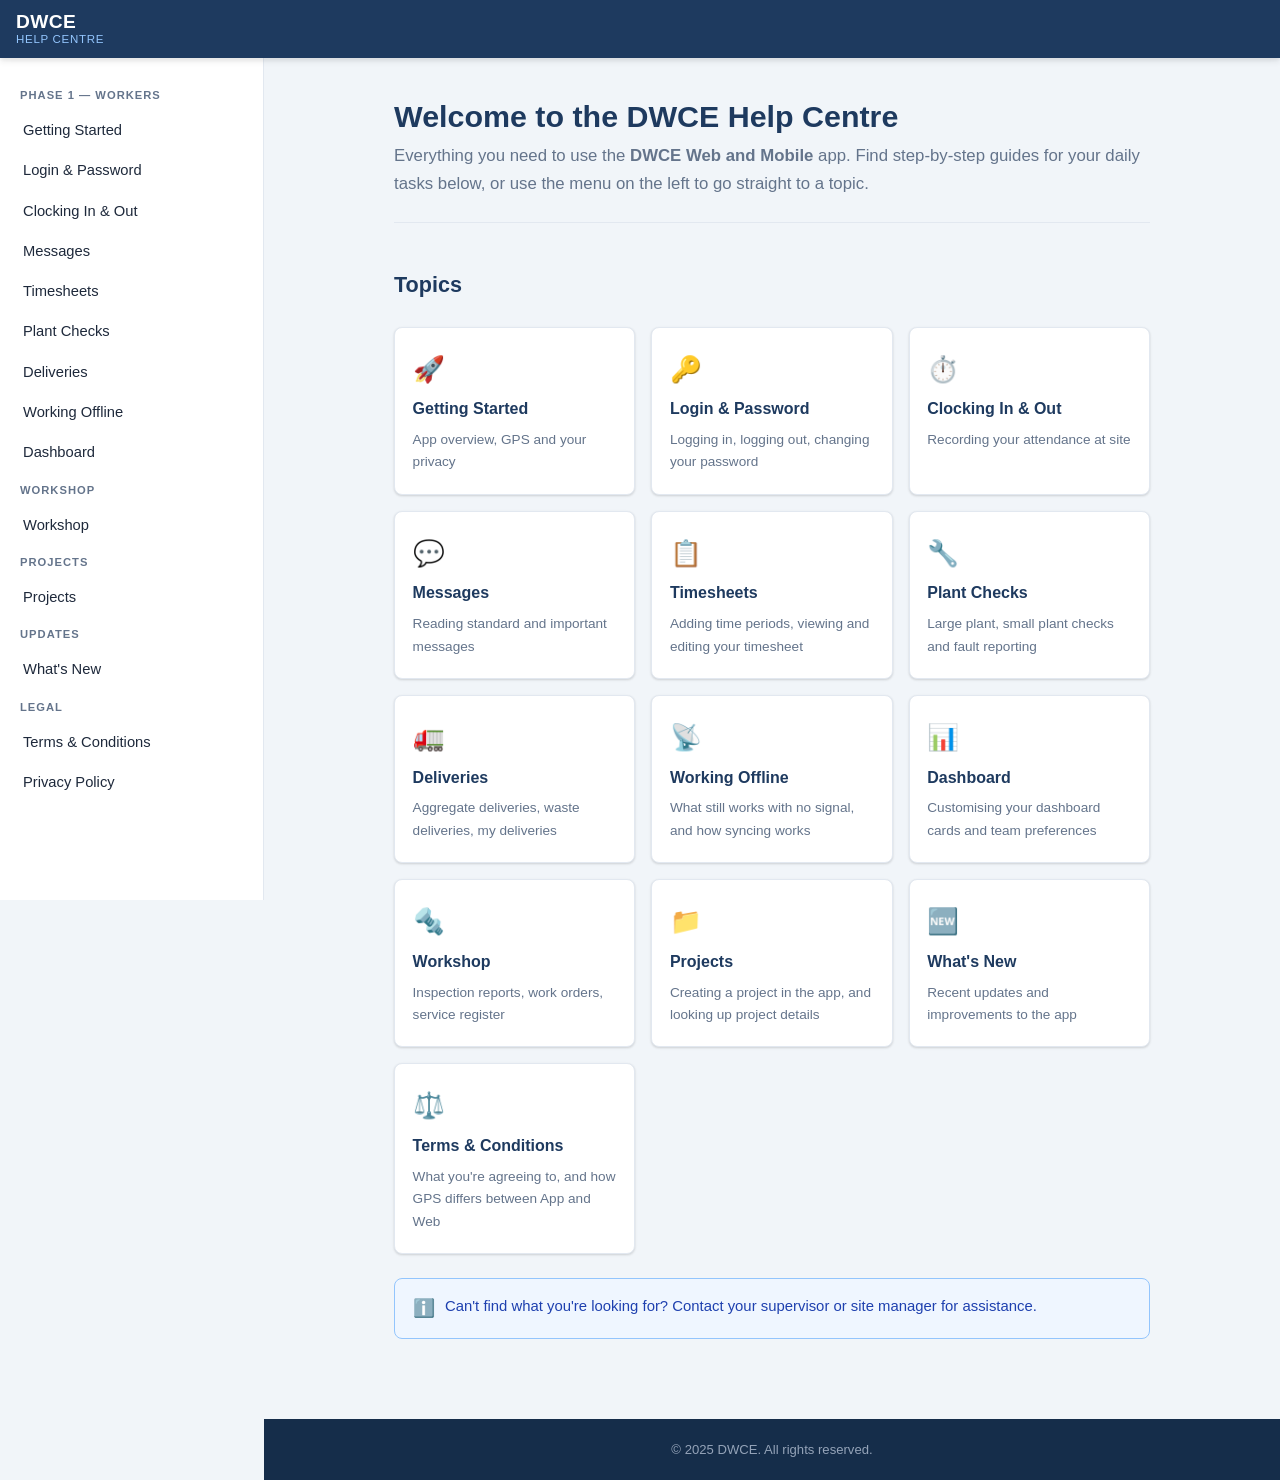
<file: index.html>
<!DOCTYPE html>
<html lang="en">
<head>
  <meta charset="UTF-8">
  <meta name="viewport" content="width=device-width, initial-scale=1.0">
  <title>DWCE Help Centre</title>
  <link rel="stylesheet" href="style.css">
</head>
<body>

<header class="site-header">
  <div class="header-inner">
    <button class="menu-toggle" id="menuToggle" aria-label="Toggle navigation">
      <span></span><span></span><span></span>
    </button>
    <a href="index.html" class="logo">
      <span class="logo-text">DWCE</span>
      <span class="logo-sub">Help Centre</span>
    </a>
  </div>
</header>

<div class="sidebar-overlay" id="sidebarOverlay"></div>

<nav class="sidebar" id="sidebar">
  <div class="nav-label">Phase 1 — Workers</div>
  <a href="getting-started.html" class="nav-link">Getting Started</a>
  <a href="login.html"           class="nav-link">Login &amp; Password</a>
  <a href="clocking.html"        class="nav-link">Clocking In &amp; Out</a>
  <a href="messages.html"        class="nav-link">Messages</a>
  <a href="timesheets.html"      class="nav-link">Timesheets</a>
  <a href="plant-checks.html"    class="nav-link">Plant Checks</a>
  <a href="deliveries.html"      class="nav-link">Deliveries</a>
  <a href="offline.html"         class="nav-link">Working Offline</a>
  <a href="dashboard.html"       class="nav-link">Dashboard</a>
  <div class="nav-label">Workshop</div>
  <a href="workshop.html"        class="nav-link">Workshop</a>
  <div class="nav-label">Projects</div>
  <a href="projects.html"        class="nav-link">Projects</a>
  <div class="nav-label">Updates</div>
  <a href="whats-new.html"       class="nav-link">What's New</a>
  <div class="nav-label">Legal</div>
  <a href="terms.html"           class="nav-link">Terms &amp; Conditions</a>
  <a href="privacy.html"         class="nav-link">Privacy Policy</a>
</nav>

<main class="content">
  <div class="content-inner">

    <h1>Welcome to the DWCE Help Centre</h1>
    <p class="page-intro">
      Everything you need to use the <strong>DWCE Web and Mobile</strong> app. Find step-by-step
      guides for your daily tasks below, or use the menu on the left to go straight to a topic.
    </p>

    <h2>Topics</h2>
    <div class="card-grid">

      <a href="getting-started.html" class="card">
        <div class="card-icon">🚀</div>
        <div class="card-title">Getting Started</div>
        <div class="card-desc">App overview, GPS and your privacy</div>
      </a>

      <a href="login.html" class="card">
        <div class="card-icon">🔑</div>
        <div class="card-title">Login &amp; Password</div>
        <div class="card-desc">Logging in, logging out, changing your password</div>
      </a>

      <a href="clocking.html" class="card">
        <div class="card-icon">⏱️</div>
        <div class="card-title">Clocking In &amp; Out</div>
        <div class="card-desc">Recording your attendance at site</div>
      </a>

      <a href="messages.html" class="card">
        <div class="card-icon">💬</div>
        <div class="card-title">Messages</div>
        <div class="card-desc">Reading standard and important messages</div>
      </a>

      <a href="timesheets.html" class="card">
        <div class="card-icon">📋</div>
        <div class="card-title">Timesheets</div>
        <div class="card-desc">Adding time periods, viewing and editing your timesheet</div>
      </a>

      <a href="plant-checks.html" class="card">
        <div class="card-icon">🔧</div>
        <div class="card-title">Plant Checks</div>
        <div class="card-desc">Large plant, small plant checks and fault reporting</div>
      </a>

      <a href="deliveries.html" class="card">
        <div class="card-icon">🚛</div>
        <div class="card-title">Deliveries</div>
        <div class="card-desc">Aggregate deliveries, waste deliveries, my deliveries</div>
      </a>

      <a href="offline.html" class="card">
        <div class="card-icon">📡</div>
        <div class="card-title">Working Offline</div>
        <div class="card-desc">What still works with no signal, and how syncing works</div>
      </a>

      <a href="dashboard.html" class="card">
        <div class="card-icon">📊</div>
        <div class="card-title">Dashboard</div>
        <div class="card-desc">Customising your dashboard cards and team preferences</div>
      </a>

      <a href="workshop.html" class="card">
        <div class="card-icon">🔩</div>
        <div class="card-title">Workshop</div>
        <div class="card-desc">Inspection reports, work orders, service register</div>
      </a>

      <a href="projects.html" class="card">
        <div class="card-icon">📁</div>
        <div class="card-title">Projects</div>
        <div class="card-desc">Creating a project in the app, and looking up project details</div>
      </a>

      <a href="whats-new.html" class="card">
        <div class="card-icon">🆕</div>
        <div class="card-title">What's New</div>
        <div class="card-desc">Recent updates and improvements to the app</div>
      </a>

      <a href="terms.html" class="card">
        <div class="card-icon">⚖️</div>
        <div class="card-title">Terms &amp; Conditions</div>
        <div class="card-desc">What you're agreeing to, and how GPS differs between App and Web</div>
      </a>

    </div>

    <div class="info">
      <span class="callout-icon">ℹ️</span>
      <div class="callout-body">
        <p>Can't find what you're looking for? Contact your supervisor or site manager for assistance.</p>
      </div>
    </div>

  </div>
</main>

<footer class="site-footer">
  &copy; 2025 DWCE. All rights reserved.
</footer>

<script src="nav.js"></script>
</body>
</html>
</file>
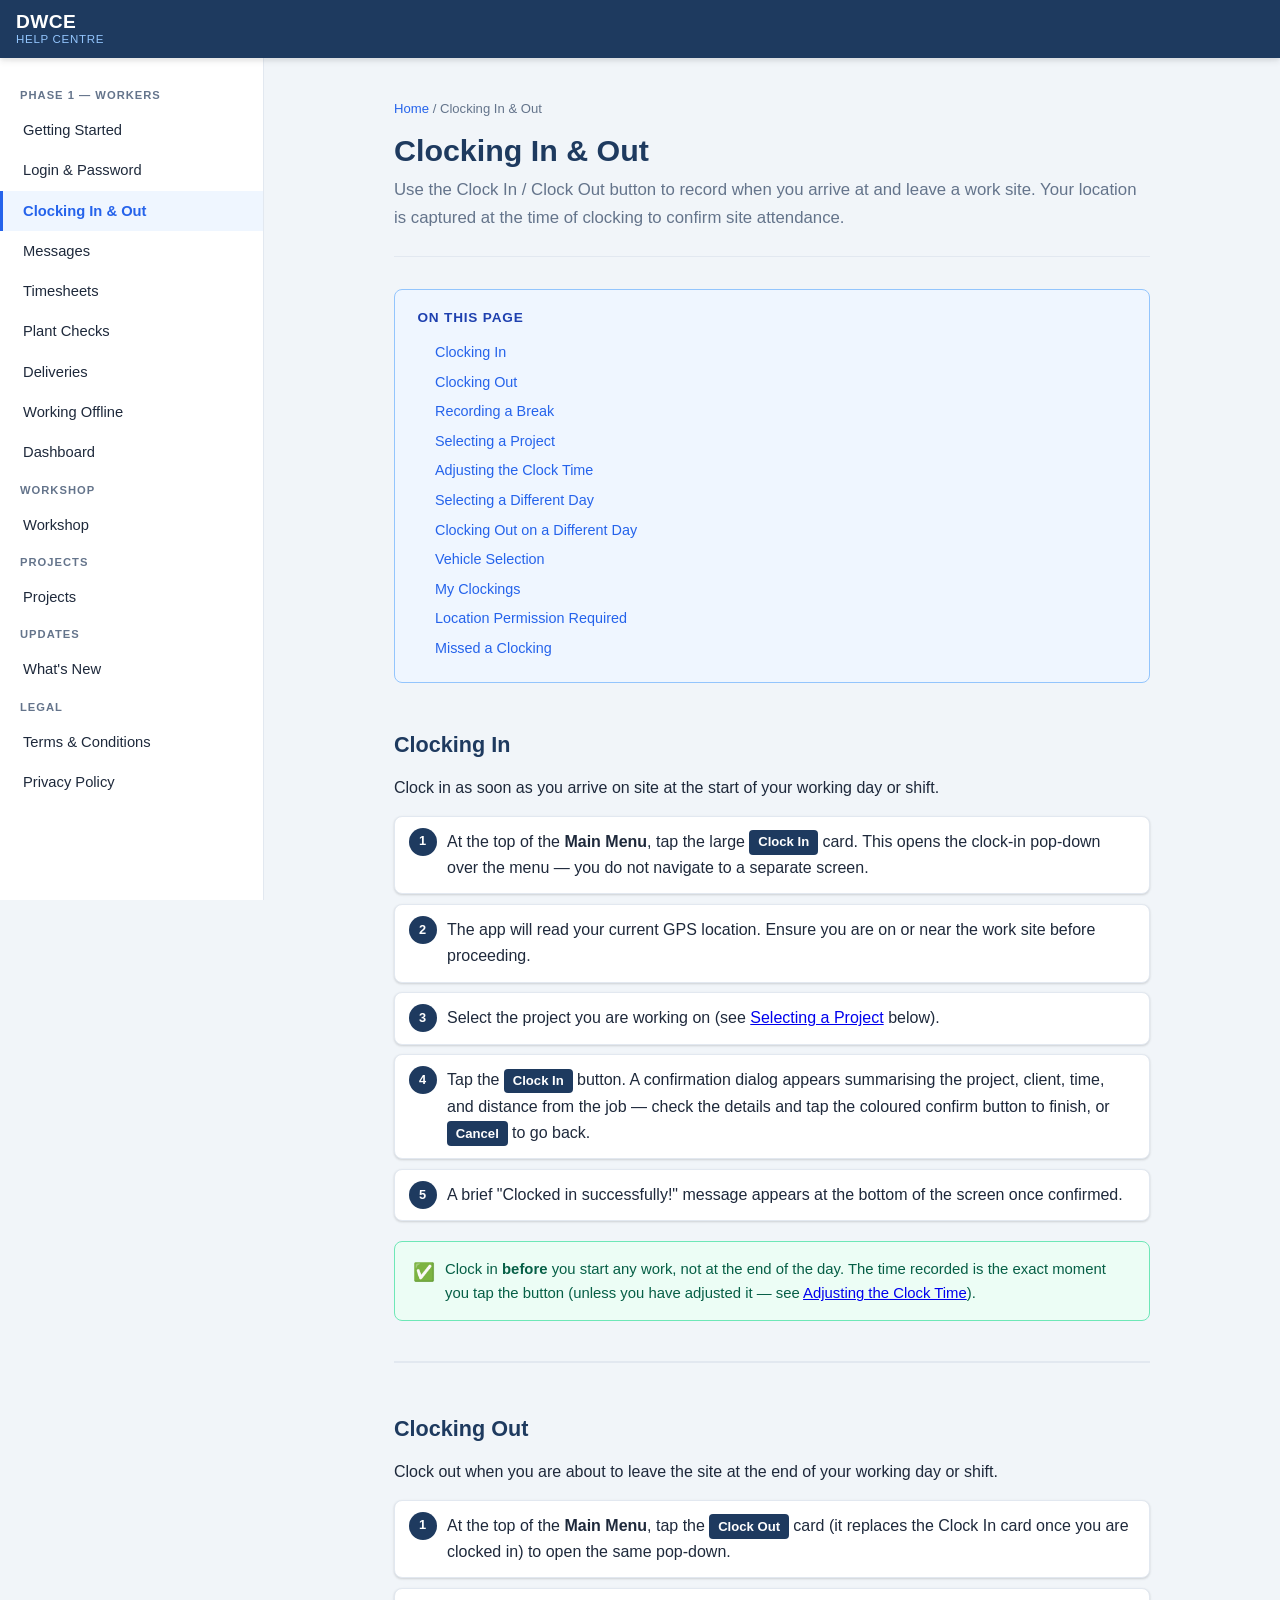
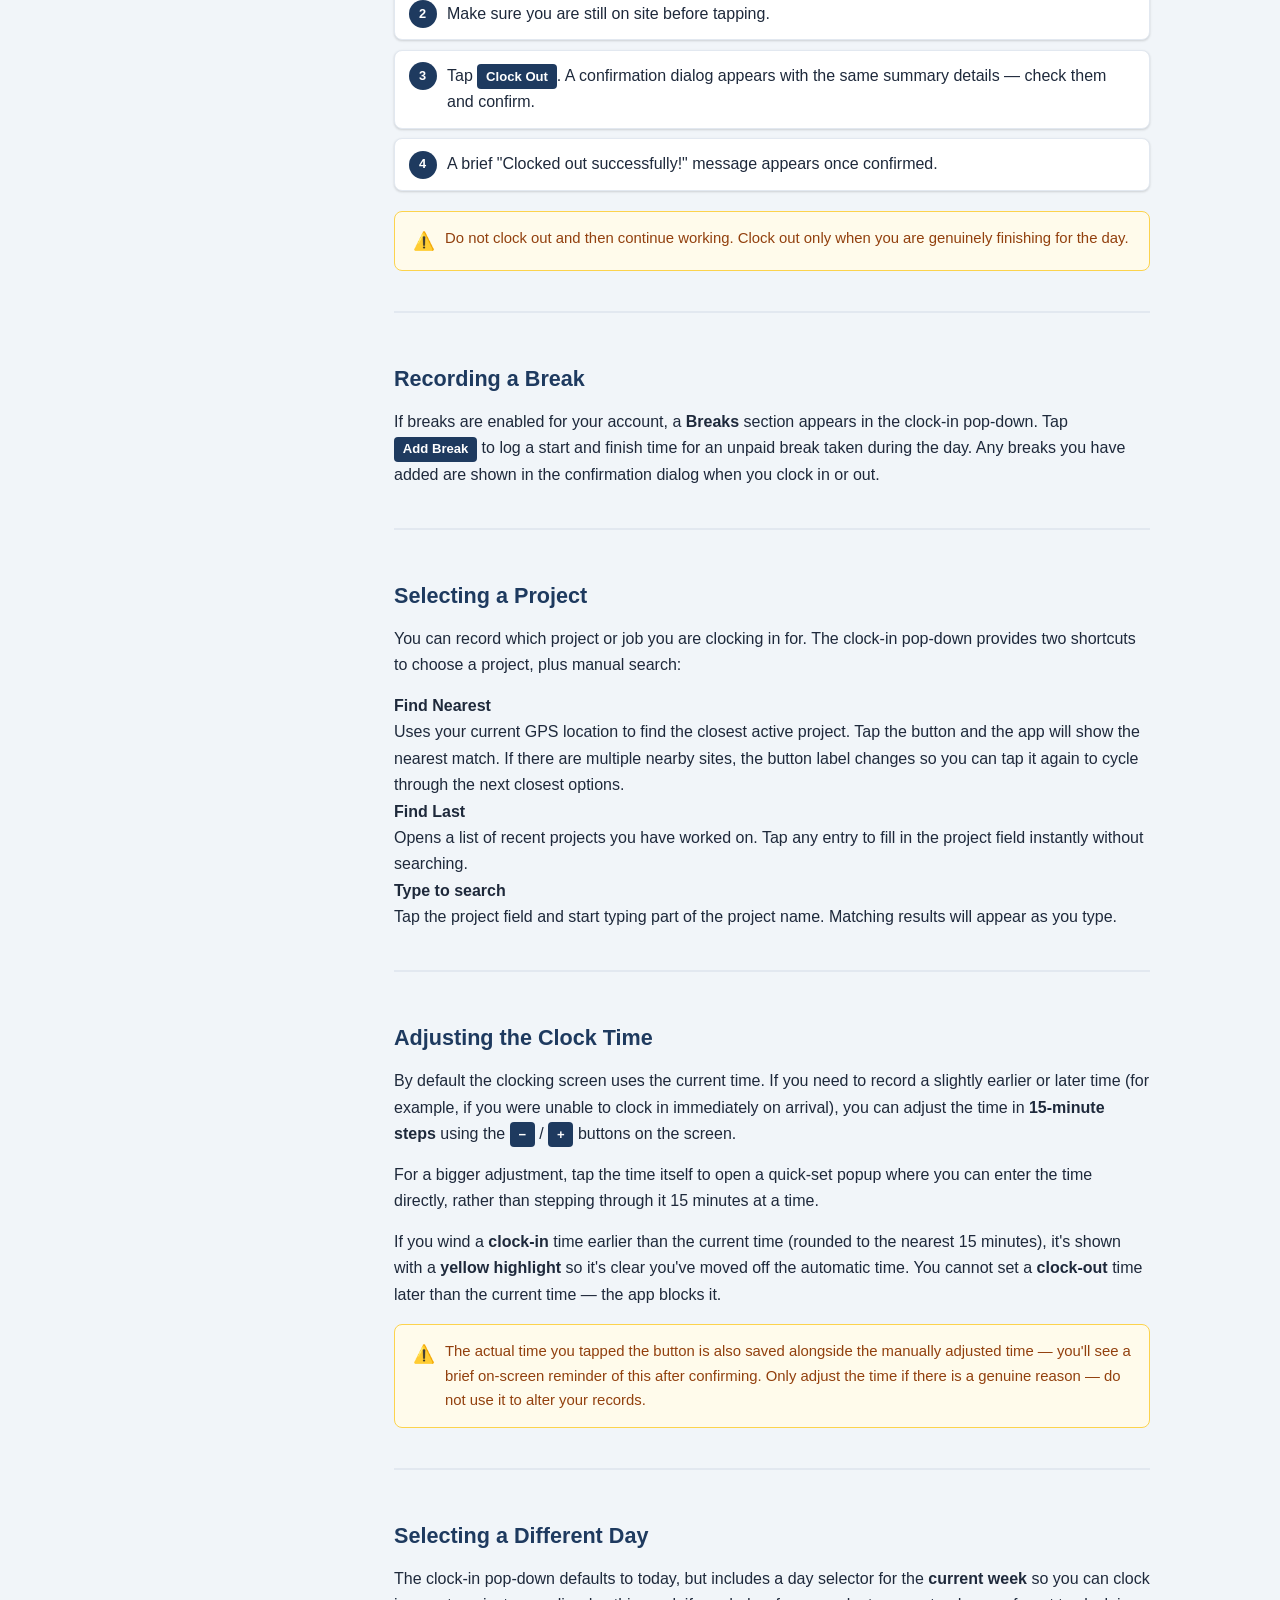
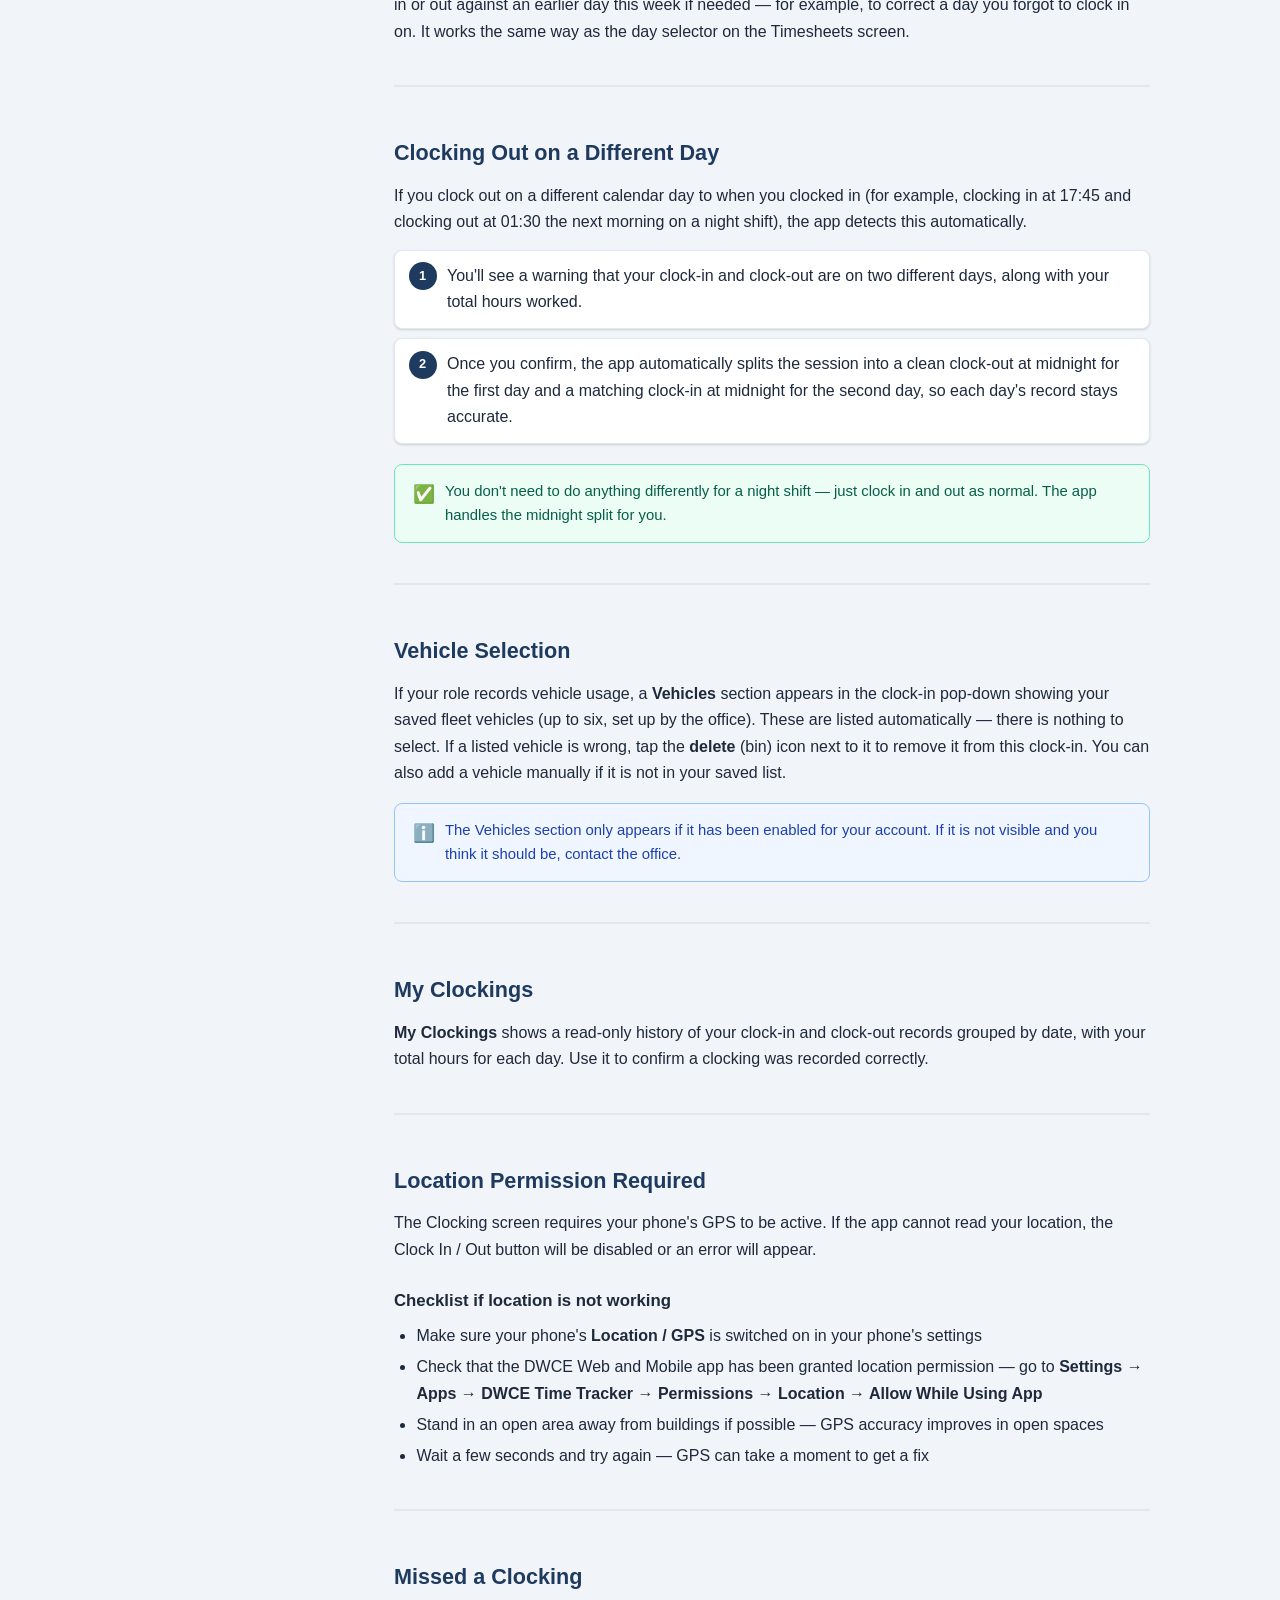
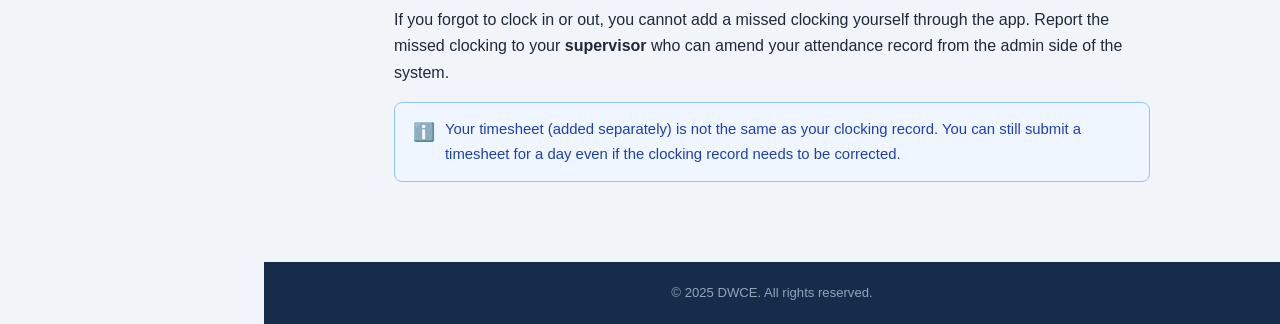
<file: clocking.html>
<!DOCTYPE html>
<html lang="en">
<head>
  <meta charset="UTF-8">
  <meta name="viewport" content="width=device-width, initial-scale=1.0">
  <title>Clocking In &amp; Out | DWCE Help Centre</title>
  <link rel="stylesheet" href="style.css">
</head>
<body>

<header class="site-header">
  <div class="header-inner">
    <button class="menu-toggle" id="menuToggle" aria-label="Toggle navigation">
      <span></span><span></span><span></span>
    </button>
    <a href="index.html" class="logo">
      <span class="logo-text">DWCE</span>
      <span class="logo-sub">Help Centre</span>
    </a>
  </div>
</header>

<div class="sidebar-overlay" id="sidebarOverlay"></div>

<nav class="sidebar" id="sidebar">
  <div class="nav-label">Phase 1 — Workers</div>
  <a href="getting-started.html" class="nav-link">Getting Started</a>
  <a href="login.html"           class="nav-link">Login &amp; Password</a>
  <a href="clocking.html"        class="nav-link">Clocking In &amp; Out</a>
  <a href="messages.html"        class="nav-link">Messages</a>
  <a href="timesheets.html"      class="nav-link">Timesheets</a>
  <a href="plant-checks.html"    class="nav-link">Plant Checks</a>
  <a href="deliveries.html"      class="nav-link">Deliveries</a>
  <a href="offline.html"         class="nav-link">Working Offline</a>
  <a href="dashboard.html"       class="nav-link">Dashboard</a>
  <div class="nav-label">Workshop</div>
  <a href="workshop.html"        class="nav-link">Workshop</a>
  <div class="nav-label">Projects</div>
  <a href="projects.html"        class="nav-link">Projects</a>
  <div class="nav-label">Updates</div>
  <a href="whats-new.html"       class="nav-link">What's New</a>
  <div class="nav-label">Legal</div>
  <a href="terms.html"           class="nav-link">Terms &amp; Conditions</a>
  <a href="privacy.html"         class="nav-link">Privacy Policy</a>
</nav>

<main class="content">
  <div class="content-inner">

    <div class="breadcrumb"><a href="index.html">Home</a><span>Clocking In &amp; Out</span></div>
    <h1>Clocking In &amp; Out</h1>
    <p class="page-intro">Use the Clock In / Clock Out button to record when you arrive at and leave a work site. Your location is captured at the time of clocking to confirm site attendance.</p>

    <div class="toc">
      <div class="toc-title">On this page</div>
      <ul>
        <li><a href="#clock-in">Clocking In</a></li>
        <li><a href="#clock-out">Clocking Out</a></li>
        <li><a href="#breaks">Recording a Break</a></li>
        <li><a href="#project-selection">Selecting a Project</a></li>
        <li><a href="#adjusting-time">Adjusting the Clock Time</a></li>
        <li><a href="#day-selection">Selecting a Different Day</a></li>
        <li><a href="#crossing-midnight">Clocking Out on a Different Day</a></li>
        <li><a href="#vehicle-selection">Vehicle Selection</a></li>
        <li><a href="#clock-history">My Clockings</a></li>
        <li><a href="#location-required">Location Permission Required</a></li>
        <li><a href="#missed-clocking">Missed a Clocking</a></li>
      </ul>
    </div>

    <!-- ── CLOCK IN ───────────────────────────────────────────────── -->
    <h2 id="clock-in">Clocking In</h2>

    <p>Clock in as soon as you arrive on site at the start of your working day or shift.</p>

    <ol class="steps">
      <li>At the top of the <strong>Main Menu</strong>, tap the large <span class="btn-label">Clock In</span> card. This opens the clock-in pop-down over the menu — you do not navigate to a separate screen.</li>
      <li>The app will read your current GPS location. Ensure you are on or near the work site before proceeding.</li>
      <li>Select the project you are working on (see <a href="#project-selection">Selecting a Project</a> below).</li>
      <li>Tap the <span class="btn-label">Clock In</span> button. A confirmation dialog appears summarising the project, client, time, and distance from the job — check the details and tap the coloured confirm button to finish, or <span class="btn-label">Cancel</span> to go back.</li>
      <li>A brief "Clocked in successfully!" message appears at the bottom of the screen once confirmed.</li>
    </ol>

    <div class="tip">
      <span class="callout-icon">✅</span>
      <div class="callout-body">
        <p>Clock in <strong>before</strong> you start any work, not at the end of the day. The time recorded is the exact moment you tap the button (unless you have adjusted it — see <a href="#adjusting-time">Adjusting the Clock Time</a>).</p>
      </div>
    </div>

    <hr class="section-divider">

    <!-- ── CLOCK OUT ──────────────────────────────────────────────── -->
    <h2 id="clock-out">Clocking Out</h2>

    <p>Clock out when you are about to leave the site at the end of your working day or shift.</p>

    <ol class="steps">
      <li>At the top of the <strong>Main Menu</strong>, tap the <span class="btn-label">Clock Out</span> card (it replaces the Clock In card once you are clocked in) to open the same pop-down.</li>
      <li>Make sure you are still on site before tapping.</li>
      <li>Tap <span class="btn-label">Clock Out</span>. A confirmation dialog appears with the same summary details — check them and confirm.</li>
      <li>A brief "Clocked out successfully!" message appears once confirmed.</li>
    </ol>

    <div class="warning">
      <span class="callout-icon">⚠️</span>
      <div class="callout-body">
        <p>Do not clock out and then continue working. Clock out only when you are genuinely finishing for the day.</p>
      </div>
    </div>

    <hr class="section-divider">

    <!-- ── BREAKS ────────────────────────────────────────────────────── -->
    <h2 id="breaks">Recording a Break</h2>

    <p>
      If breaks are enabled for your account, a <strong>Breaks</strong> section appears in the
      clock-in pop-down. Tap <span class="btn-label">Add Break</span> to log a start and finish
      time for an unpaid break taken during the day. Any breaks you have added are shown in the
      confirmation dialog when you clock in or out.
    </p>

    <hr class="section-divider">

    <!-- ── PROJECT SELECTION ────────────────────────────────────────── -->
    <h2 id="project-selection">Selecting a Project</h2>

    <p>You can record which project or job you are clocking in for. The clock-in pop-down provides two shortcuts to choose a project, plus manual search:</p>

    <dl>
      <dt><strong>Find Nearest</strong></dt>
      <dd>Uses your current GPS location to find the closest active project. Tap the button and the app will show the nearest match. If there are multiple nearby sites, the button label changes so you can tap it again to cycle through the next closest options.</dd>

      <dt><strong>Find Last</strong></dt>
      <dd>Opens a list of recent projects you have worked on. Tap any entry to fill in the project field instantly without searching.</dd>

      <dt><strong>Type to search</strong></dt>
      <dd>Tap the project field and start typing part of the project name. Matching results will appear as you type.</dd>
    </dl>

    <hr class="section-divider">

    <!-- ── ADJUSTING TIME ────────────────────────────────────────────── -->
    <h2 id="adjusting-time">Adjusting the Clock Time</h2>

    <p>
      By default the clocking screen uses the current time. If you need to record a slightly
      earlier or later time (for example, if you were unable to clock in immediately on arrival),
      you can adjust the time in <strong>15-minute steps</strong> using the
      <span class="btn-label">−</span> / <span class="btn-label">+</span> buttons on the screen.
    </p>
    <p>
      For a bigger adjustment, tap the time itself to open a quick-set popup where you can enter
      the time directly, rather than stepping through it 15 minutes at a time.
    </p>

    <p>
      If you wind a <strong>clock-in</strong> time earlier than the current time (rounded to the
      nearest 15 minutes), it's shown with a <strong>yellow highlight</strong> so it's clear you've
      moved off the automatic time. You cannot set a <strong>clock-out</strong> time later than the
      current time — the app blocks it.
    </p>

    <div class="warning">
      <span class="callout-icon">⚠️</span>
      <div class="callout-body">
        <p>The actual time you tapped the button is also saved alongside the manually adjusted time — you'll see a brief on-screen reminder of this after confirming. Only adjust the time if there is a genuine reason — do not use it to alter your records.</p>
      </div>
    </div>

    <hr class="section-divider">

    <!-- ── DAY SELECTION ─────────────────────────────────────────────── -->
    <h2 id="day-selection">Selecting a Different Day</h2>

    <p>
      The clock-in pop-down defaults to today, but includes a day selector for the
      <strong>current week</strong> so you can clock in or out against an earlier day this week if
      needed — for example, to correct a day you forgot to clock in on. It works the same way as
      the day selector on the Timesheets screen.
    </p>

    <hr class="section-divider">

    <!-- ── CROSSING MIDNIGHT ─────────────────────────────────────────── -->
    <h2 id="crossing-midnight">Clocking Out on a Different Day</h2>

    <p>
      If you clock out on a different calendar day to when you clocked in (for example, clocking
      in at 17:45 and clocking out at 01:30 the next morning on a night shift), the app detects
      this automatically.
    </p>

    <ol class="steps">
      <li>You'll see a warning that your clock-in and clock-out are on two different days, along with your total hours worked.</li>
      <li>Once you confirm, the app automatically splits the session into a clean clock-out at midnight for the first day and a matching clock-in at midnight for the second day, so each day's record stays accurate.</li>
    </ol>

    <div class="tip">
      <span class="callout-icon">✅</span>
      <div class="callout-body">
        <p>You don't need to do anything differently for a night shift — just clock in and out as normal. The app handles the midnight split for you.</p>
      </div>
    </div>

    <hr class="section-divider">

    <!-- ── VEHICLE SELECTION ─────────────────────────────────────────── -->
    <h2 id="vehicle-selection">Vehicle Selection</h2>

    <p>
      If your role records vehicle usage, a <strong>Vehicles</strong> section appears in the
      clock-in pop-down showing your saved fleet vehicles (up to six, set up by the office).
      These are listed automatically — there is nothing to select. If a listed vehicle is wrong,
      tap the <strong>delete</strong> (bin) icon next to it to remove it from this clock-in. You
      can also add a vehicle manually if it is not in your saved list.
    </p>

    <div class="info">
      <span class="callout-icon">ℹ️</span>
      <div class="callout-body">
        <p>The Vehicles section only appears if it has been enabled for your account. If it is not visible and you think it should be, contact the office.</p>
      </div>
    </div>

    <hr class="section-divider">

    <!-- ── CLOCK HISTORY ─────────────────────────────────────────────── -->
    <h2 id="clock-history">My Clockings</h2>

    <p>
      <strong>My Clockings</strong> shows a read-only history of your clock-in and clock-out
      records grouped by date, with your total hours for each day. Use it to confirm a clocking
      was recorded correctly.
    </p>

    <hr class="section-divider">

    <!-- ── LOCATION ───────────────────────────────────────────────── -->
    <h2 id="location-required">Location Permission Required</h2>

    <p>
      The Clocking screen requires your phone's GPS to be active. If the app cannot read your
      location, the Clock In / Out button will be disabled or an error will appear.
    </p>

    <h3>Checklist if location is not working</h3>
    <ul>
      <li>Make sure your phone's <strong>Location / GPS</strong> is switched on in your phone's settings</li>
      <li>Check that the DWCE Web and Mobile app has been granted location permission — go to <strong>Settings → Apps → DWCE Time Tracker → Permissions → Location → Allow While Using App</strong></li>
      <li>Stand in an open area away from buildings if possible — GPS accuracy improves in open spaces</li>
      <li>Wait a few seconds and try again — GPS can take a moment to get a fix</li>
    </ul>

    <hr class="section-divider">

    <!-- ── MISSED CLOCKING ────────────────────────────────────────── -->
    <h2 id="missed-clocking">Missed a Clocking</h2>

    <p>
      If you forgot to clock in or out, you cannot add a missed clocking yourself through the app.
      Report the missed clocking to your <strong>supervisor</strong> who can amend your attendance
      record from the admin side of the system.
    </p>

    <div class="info">
      <span class="callout-icon">ℹ️</span>
      <div class="callout-body">
        <p>Your timesheet (added separately) is not the same as your clocking record. You can still submit a timesheet for a day even if the clocking record needs to be corrected.</p>
      </div>
    </div>

  </div>
</main>

<footer class="site-footer">
  &copy; 2025 DWCE. All rights reserved.
</footer>

<script src="nav.js"></script>
</body>
</html>
</file>
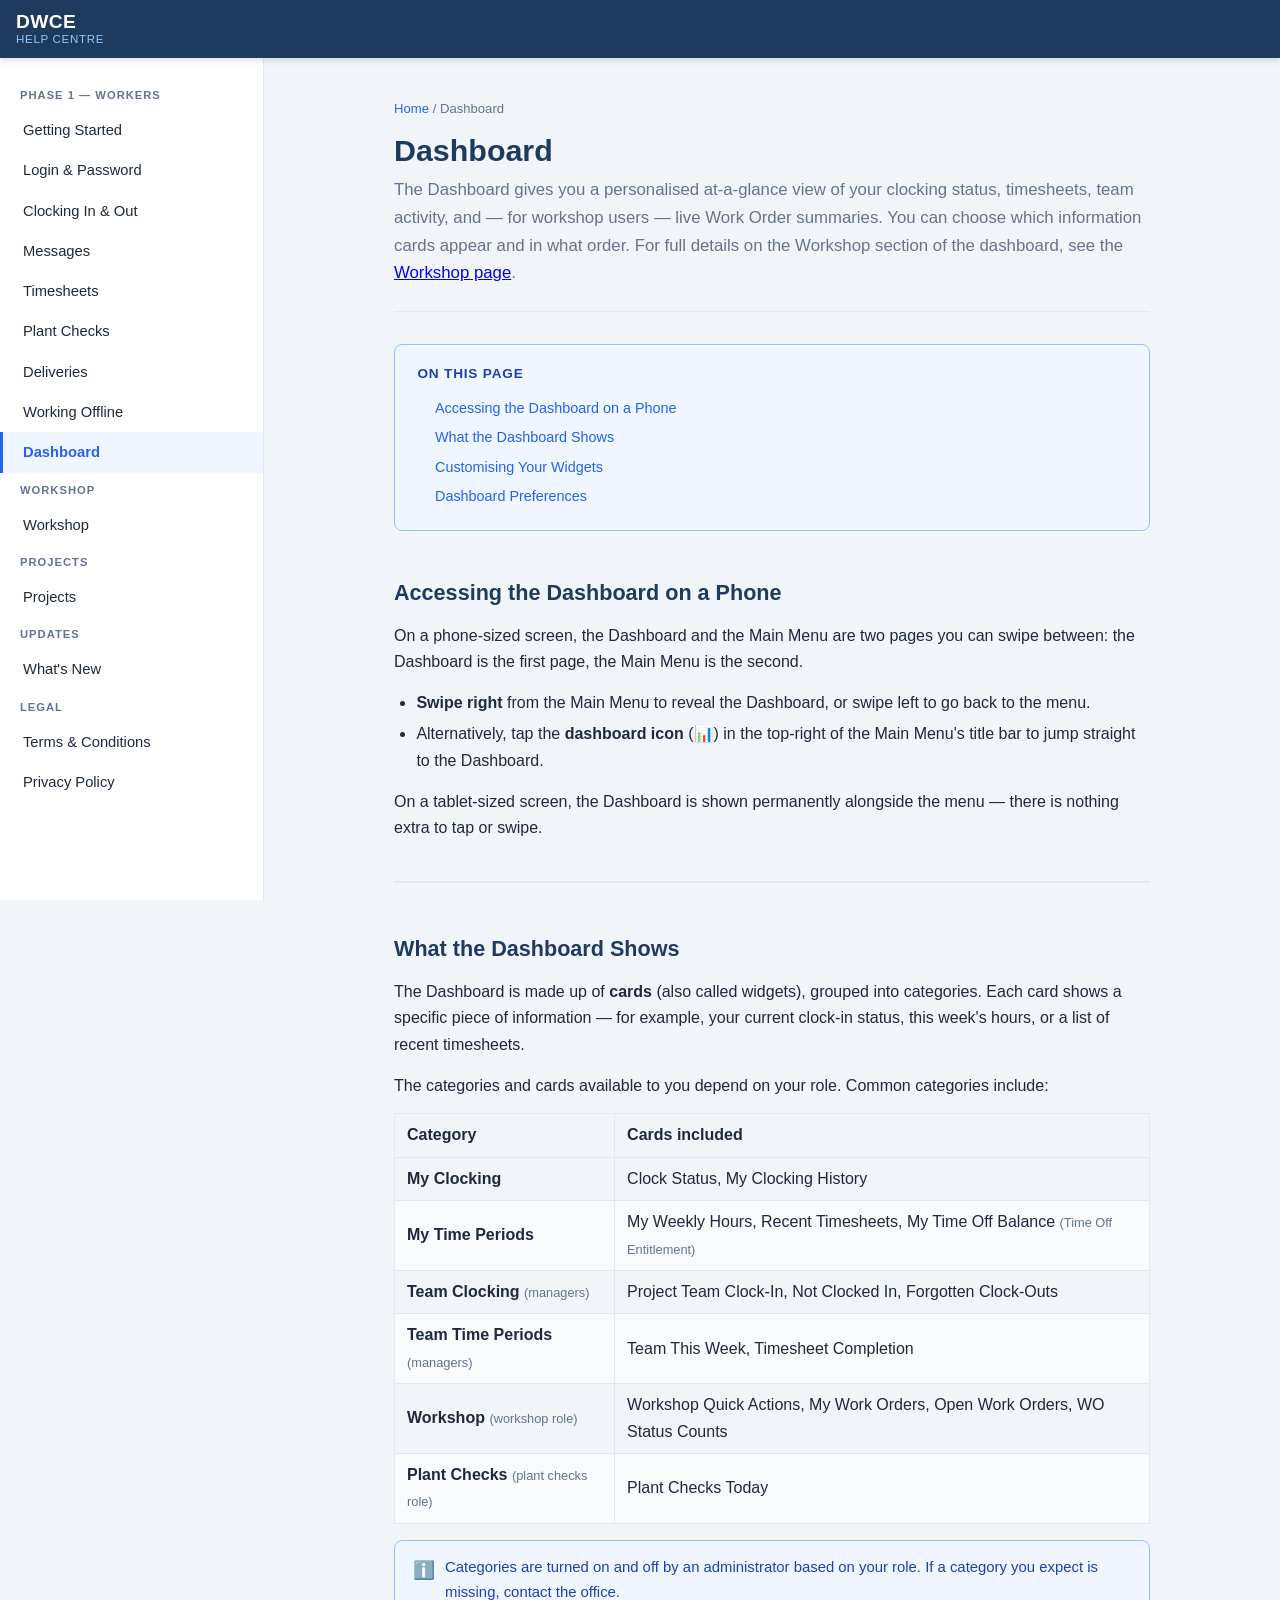
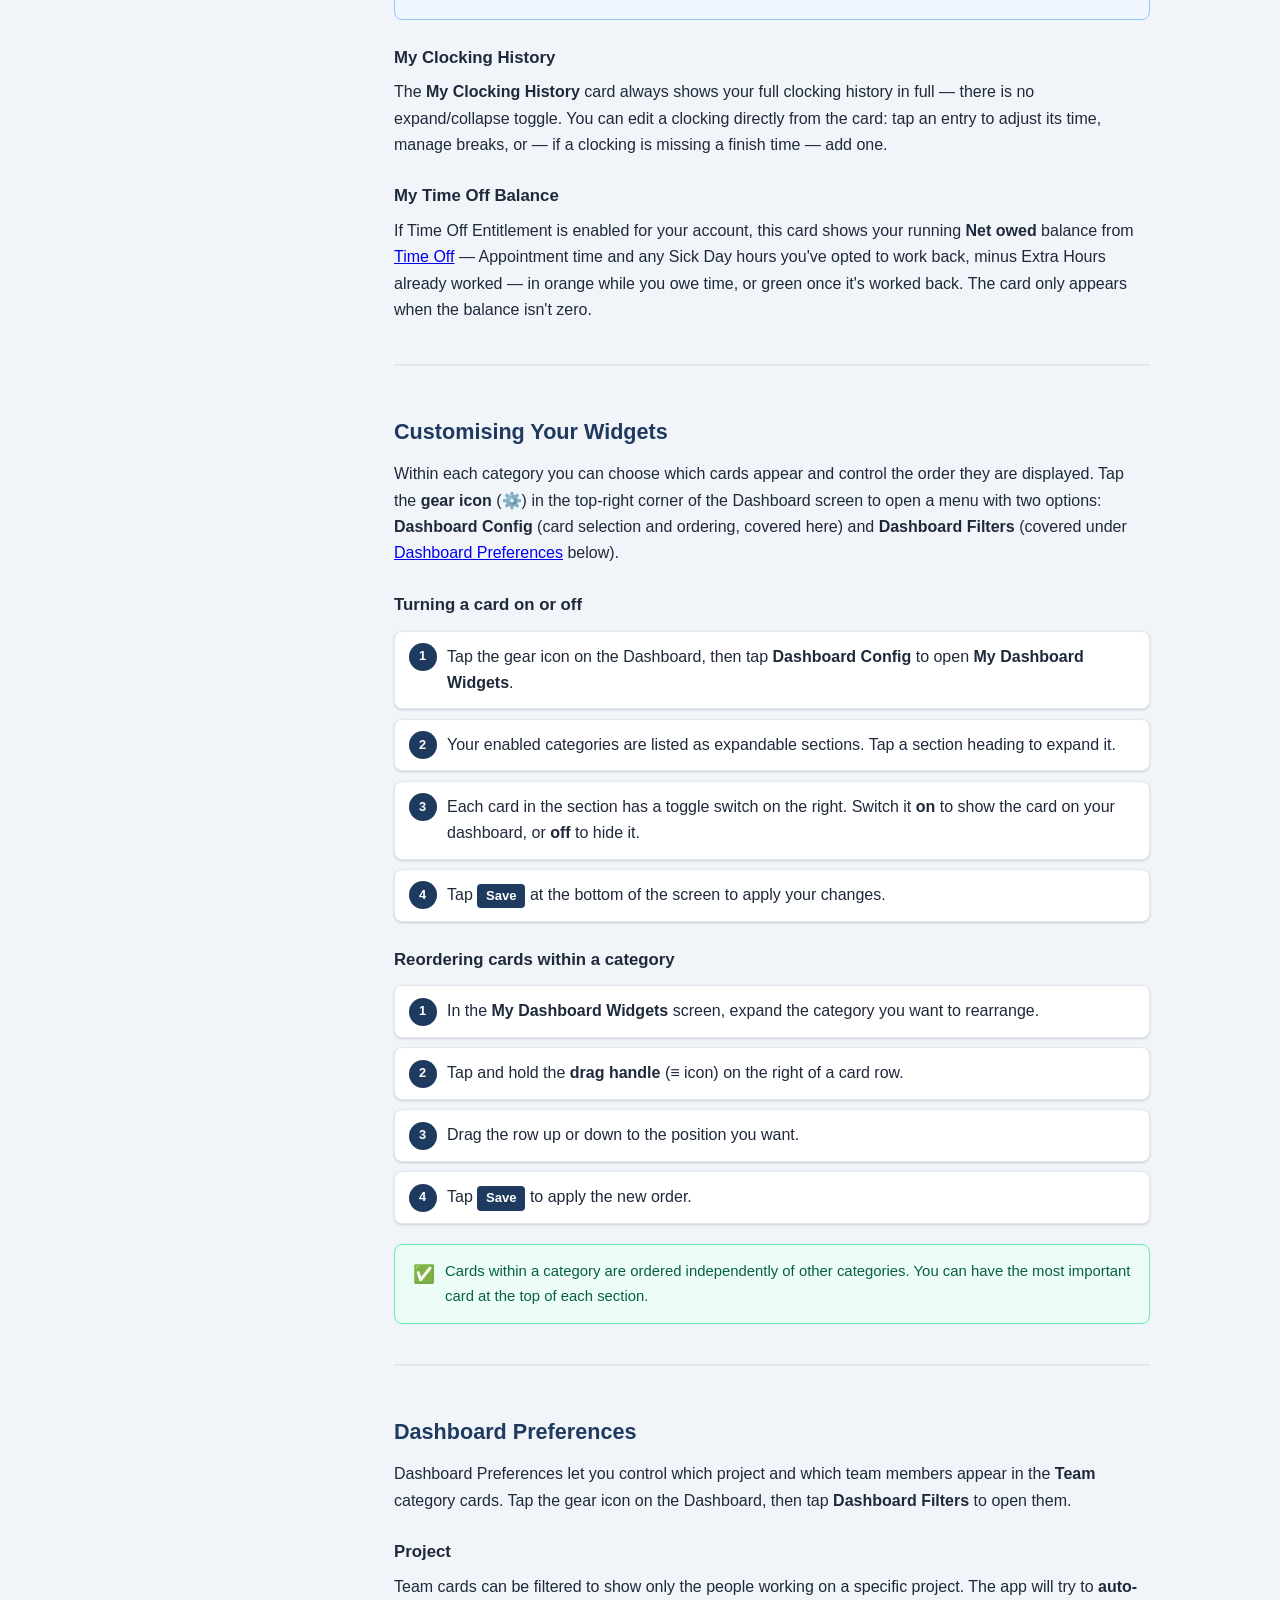
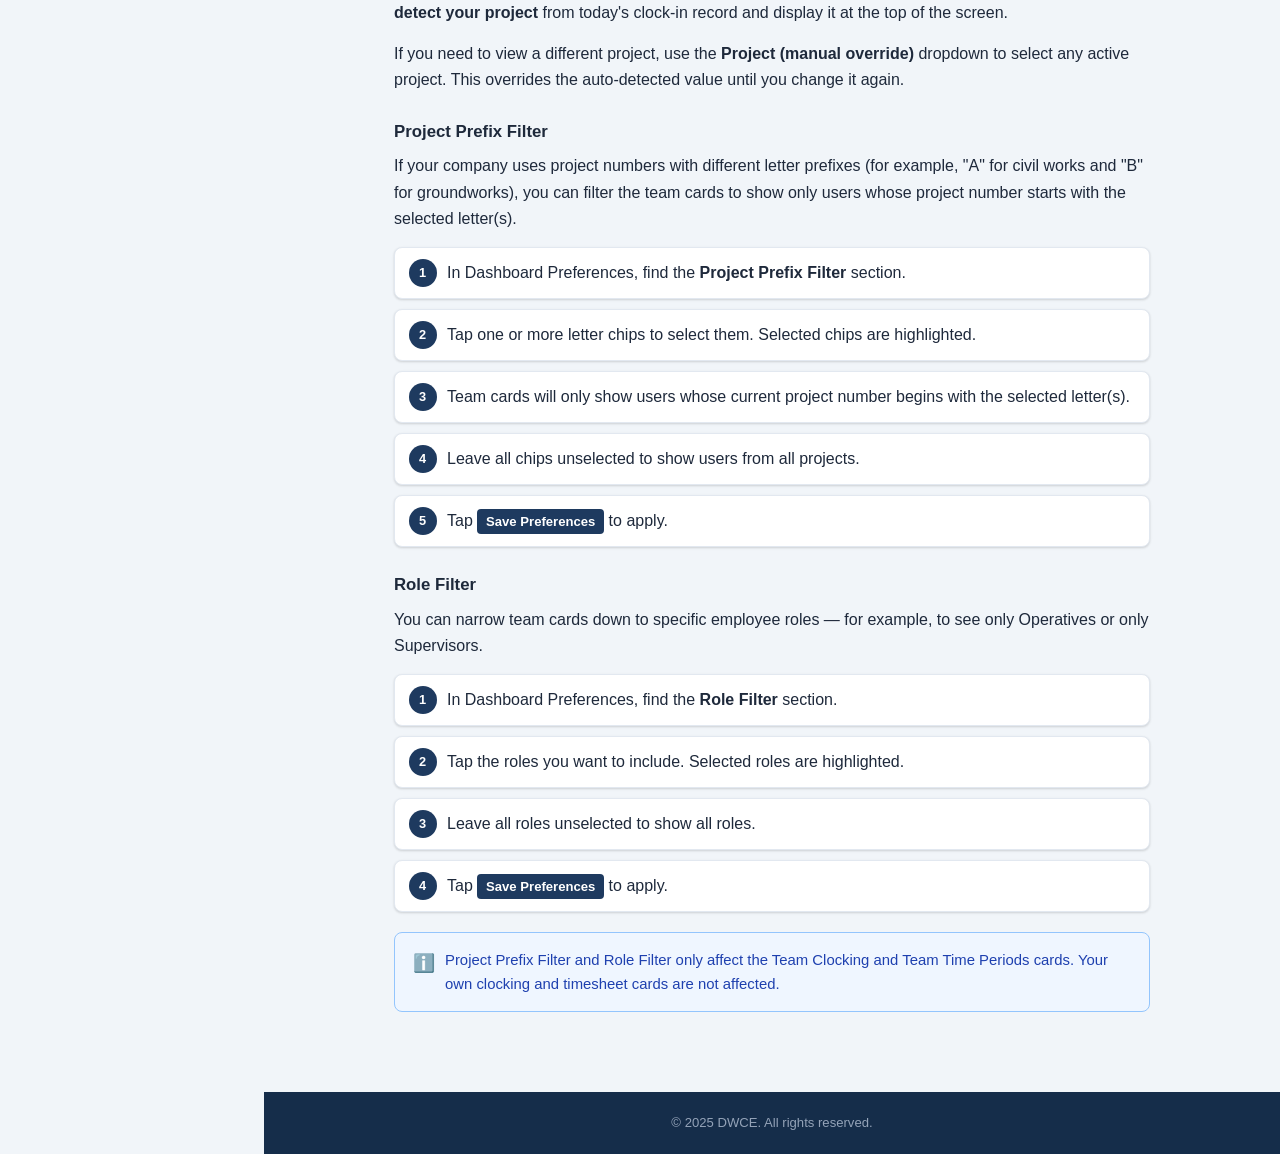
<file: dashboard.html>
<!DOCTYPE html>
<html lang="en">
<head>
  <meta charset="UTF-8">
  <meta name="viewport" content="width=device-width, initial-scale=1.0">
  <title>Dashboard | DWCE Help Centre</title>
  <link rel="stylesheet" href="style.css">
</head>
<body>

<header class="site-header">
  <div class="header-inner">
    <button class="menu-toggle" id="menuToggle" aria-label="Toggle navigation">
      <span></span><span></span><span></span>
    </button>
    <a href="index.html" class="logo">
      <span class="logo-text">DWCE</span>
      <span class="logo-sub">Help Centre</span>
    </a>
  </div>
</header>

<div class="sidebar-overlay" id="sidebarOverlay"></div>

<nav class="sidebar" id="sidebar">
  <div class="nav-label">Phase 1 — Workers</div>
  <a href="getting-started.html" class="nav-link">Getting Started</a>
  <a href="login.html"           class="nav-link">Login &amp; Password</a>
  <a href="clocking.html"        class="nav-link">Clocking In &amp; Out</a>
  <a href="messages.html"        class="nav-link">Messages</a>
  <a href="timesheets.html"      class="nav-link">Timesheets</a>
  <a href="plant-checks.html"    class="nav-link">Plant Checks</a>
  <a href="deliveries.html"      class="nav-link">Deliveries</a>
  <a href="offline.html"         class="nav-link">Working Offline</a>
  <a href="dashboard.html"       class="nav-link">Dashboard</a>
  <div class="nav-label">Workshop</div>
  <a href="workshop.html"        class="nav-link">Workshop</a>
  <div class="nav-label">Projects</div>
  <a href="projects.html"        class="nav-link">Projects</a>
  <div class="nav-label">Updates</div>
  <a href="whats-new.html"       class="nav-link">What's New</a>
  <div class="nav-label">Legal</div>
  <a href="terms.html"           class="nav-link">Terms &amp; Conditions</a>
  <a href="privacy.html"         class="nav-link">Privacy Policy</a>
</nav>

<main class="content">
  <div class="content-inner">

    <div class="breadcrumb"><a href="index.html">Home</a><span>Dashboard</span></div>
    <h1>Dashboard</h1>
    <p class="page-intro">The Dashboard gives you a personalised at-a-glance view of your clocking status, timesheets, team activity, and — for workshop users — live Work Order summaries. You can choose which information cards appear and in what order. For full details on the Workshop section of the dashboard, see the <a href="workshop.html#dashboard-widgets">Workshop page</a>.</p>

    <div class="toc">
      <div class="toc-title">On this page</div>
      <ul>
        <li><a href="#accessing">Accessing the Dashboard on a Phone</a></li>
        <li><a href="#overview">What the Dashboard Shows</a></li>
        <li><a href="#widgets">Customising Your Widgets</a></li>
        <li><a href="#preferences">Dashboard Preferences</a></li>
      </ul>
    </div>

    <!-- ── ACCESSING ON PHONE ───────────────────────────────────────── -->
    <h2 id="accessing">Accessing the Dashboard on a Phone</h2>

    <p>
      On a phone-sized screen, the Dashboard and the Main Menu are two pages you can swipe
      between: the Dashboard is the first page, the Main Menu is the second.
    </p>
    <ul>
      <li><strong>Swipe right</strong> from the Main Menu to reveal the Dashboard, or swipe left to go back to the menu.</li>
      <li>Alternatively, tap the <strong>dashboard icon</strong> (📊) in the top-right of the Main Menu's title bar to jump straight to the Dashboard.</li>
    </ul>
    <p>
      On a tablet-sized screen, the Dashboard is shown permanently alongside the menu — there is
      nothing extra to tap or swipe.
    </p>

    <hr class="section-divider">

    <!-- ── OVERVIEW ─────────────────────────────────────────────────── -->
    <h2 id="overview">What the Dashboard Shows</h2>

    <p>
      The Dashboard is made up of <strong>cards</strong> (also called widgets), grouped into
      categories. Each card shows a specific piece of information — for example, your current
      clock-in status, this week's hours, or a list of recent timesheets.
    </p>

    <p>The categories and cards available to you depend on your role. Common categories include:</p>

    <table style="width:100%;border-collapse:collapse;margin-bottom:1rem;">
      <thead>
        <tr style="background:#f1f5f9;text-align:left;">
          <th style="padding:8px 12px;border:1px solid #e2e8f0;">Category</th>
          <th style="padding:8px 12px;border:1px solid #e2e8f0;">Cards included</th>
        </tr>
      </thead>
      <tbody>
        <tr>
          <td style="padding:8px 12px;border:1px solid #e2e8f0;"><strong>My Clocking</strong></td>
          <td style="padding:8px 12px;border:1px solid #e2e8f0;">Clock Status, My Clocking History</td>
        </tr>
        <tr style="background:#f8fafc;">
          <td style="padding:8px 12px;border:1px solid #e2e8f0;"><strong>My Time Periods</strong></td>
          <td style="padding:8px 12px;border:1px solid #e2e8f0;">My Weekly Hours, Recent Timesheets, My Time Off Balance <span style="font-size:.8rem;color:#64748b;">(Time Off Entitlement)</span></td>
        </tr>
        <tr>
          <td style="padding:8px 12px;border:1px solid #e2e8f0;"><strong>Team Clocking</strong> <span style="font-size:.8rem;color:#64748b;">(managers)</span></td>
          <td style="padding:8px 12px;border:1px solid #e2e8f0;">Project Team Clock-In, Not Clocked In, Forgotten Clock-Outs</td>
        </tr>
        <tr style="background:#f8fafc;">
          <td style="padding:8px 12px;border:1px solid #e2e8f0;"><strong>Team Time Periods</strong> <span style="font-size:.8rem;color:#64748b;">(managers)</span></td>
          <td style="padding:8px 12px;border:1px solid #e2e8f0;">Team This Week, Timesheet Completion</td>
        </tr>
        <tr>
          <td style="padding:8px 12px;border:1px solid #e2e8f0;"><strong>Workshop</strong> <span style="font-size:.8rem;color:#64748b;">(workshop role)</span></td>
          <td style="padding:8px 12px;border:1px solid #e2e8f0;">Workshop Quick Actions, My Work Orders, Open Work Orders, WO Status Counts</td>
        </tr>
        <tr style="background:#f8fafc;">
          <td style="padding:8px 12px;border:1px solid #e2e8f0;"><strong>Plant Checks</strong> <span style="font-size:.8rem;color:#64748b;">(plant checks role)</span></td>
          <td style="padding:8px 12px;border:1px solid #e2e8f0;">Plant Checks Today</td>
        </tr>
      </tbody>
    </table>

    <div class="info">
      <span class="callout-icon">ℹ️</span>
      <div class="callout-body">
        <p>Categories are turned on and off by an administrator based on your role. If a category you expect is missing, contact the office.</p>
      </div>
    </div>

    <h3>My Clocking History</h3>
    <p>
      The <strong>My Clocking History</strong> card always shows your full clocking history in
      full — there is no expand/collapse toggle. You can edit a clocking directly from the card:
      tap an entry to adjust its time, manage breaks, or — if a clocking is missing a finish
      time — add one.
    </p>

    <h3>My Time Off Balance</h3>
    <p>
      If Time Off Entitlement is enabled for your account, this card shows your running
      <strong>Net owed</strong> balance from <a href="timesheets.html#time-off">Time Off</a> —
      Appointment time and any Sick Day hours you've opted to work back, minus Extra Hours already
      worked — in orange while you owe time, or green once it's worked back. The card only appears
      when the balance isn't zero.
    </p>

    <hr class="section-divider">

    <!-- ── CUSTOMISING WIDGETS ───────────────────────────────────────── -->
    <h2 id="widgets">Customising Your Widgets</h2>

    <p>
      Within each category you can choose which cards appear and control the order they are
      displayed. Tap the <strong>gear icon</strong> (⚙️) in the top-right corner of the Dashboard
      screen to open a menu with two options: <strong>Dashboard Config</strong> (card selection
      and ordering, covered here) and <strong>Dashboard Filters</strong> (covered under
      <a href="#preferences">Dashboard Preferences</a> below).
    </p>

    <h3>Turning a card on or off</h3>
    <ol class="steps">
      <li>Tap the gear icon on the Dashboard, then tap <strong>Dashboard Config</strong> to open <strong>My Dashboard Widgets</strong>.</li>
      <li>Your enabled categories are listed as expandable sections. Tap a section heading to expand it.</li>
      <li>Each card in the section has a toggle switch on the right. Switch it <strong>on</strong> to show the card on your dashboard, or <strong>off</strong> to hide it.</li>
      <li>Tap <span class="btn-label">Save</span> at the bottom of the screen to apply your changes.</li>
    </ol>

    <h3>Reordering cards within a category</h3>
    <ol class="steps">
      <li>In the <strong>My Dashboard Widgets</strong> screen, expand the category you want to rearrange.</li>
      <li>Tap and hold the <strong>drag handle</strong> (≡ icon) on the right of a card row.</li>
      <li>Drag the row up or down to the position you want.</li>
      <li>Tap <span class="btn-label">Save</span> to apply the new order.</li>
    </ol>

    <div class="tip">
      <span class="callout-icon">✅</span>
      <div class="callout-body">
        <p>Cards within a category are ordered independently of other categories. You can have the most important card at the top of each section.</p>
      </div>
    </div>

    <hr class="section-divider">

    <!-- ── PREFERENCES ───────────────────────────────────────────────── -->
    <h2 id="preferences">Dashboard Preferences</h2>

    <p>
      Dashboard Preferences let you control which project and which team members appear in the
      <strong>Team</strong> category cards. Tap the gear icon on the Dashboard, then tap
      <strong>Dashboard Filters</strong> to open them.
    </p>

    <h3>Project</h3>
    <p>
      Team cards can be filtered to show only the people working on a specific project. The app
      will try to <strong>auto-detect your project</strong> from today's clock-in record and
      display it at the top of the screen.
    </p>
    <p>
      If you need to view a different project, use the <strong>Project (manual override)</strong>
      dropdown to select any active project. This overrides the auto-detected value until you
      change it again.
    </p>

    <h3>Project Prefix Filter</h3>
    <p>
      If your company uses project numbers with different letter prefixes (for example, "A" for
      civil works and "B" for groundworks), you can filter the team cards to show only users
      whose project number starts with the selected letter(s).
    </p>
    <ol class="steps">
      <li>In Dashboard Preferences, find the <strong>Project Prefix Filter</strong> section.</li>
      <li>Tap one or more letter chips to select them. Selected chips are highlighted.</li>
      <li>Team cards will only show users whose current project number begins with the selected letter(s).</li>
      <li>Leave all chips unselected to show users from all projects.</li>
      <li>Tap <span class="btn-label">Save Preferences</span> to apply.</li>
    </ol>

    <h3>Role Filter</h3>
    <p>
      You can narrow team cards down to specific employee roles — for example, to see only
      Operatives or only Supervisors.
    </p>
    <ol class="steps">
      <li>In Dashboard Preferences, find the <strong>Role Filter</strong> section.</li>
      <li>Tap the roles you want to include. Selected roles are highlighted.</li>
      <li>Leave all roles unselected to show all roles.</li>
      <li>Tap <span class="btn-label">Save Preferences</span> to apply.</li>
    </ol>

    <div class="info">
      <span class="callout-icon">ℹ️</span>
      <div class="callout-body">
        <p>Project Prefix Filter and Role Filter only affect the Team Clocking and Team Time Periods cards. Your own clocking and timesheet cards are not affected.</p>
      </div>
    </div>

  </div>
</main>

<footer class="site-footer">
  &copy; 2025 DWCE. All rights reserved.
</footer>

<script src="nav.js"></script>
</body>
</html>
</file>
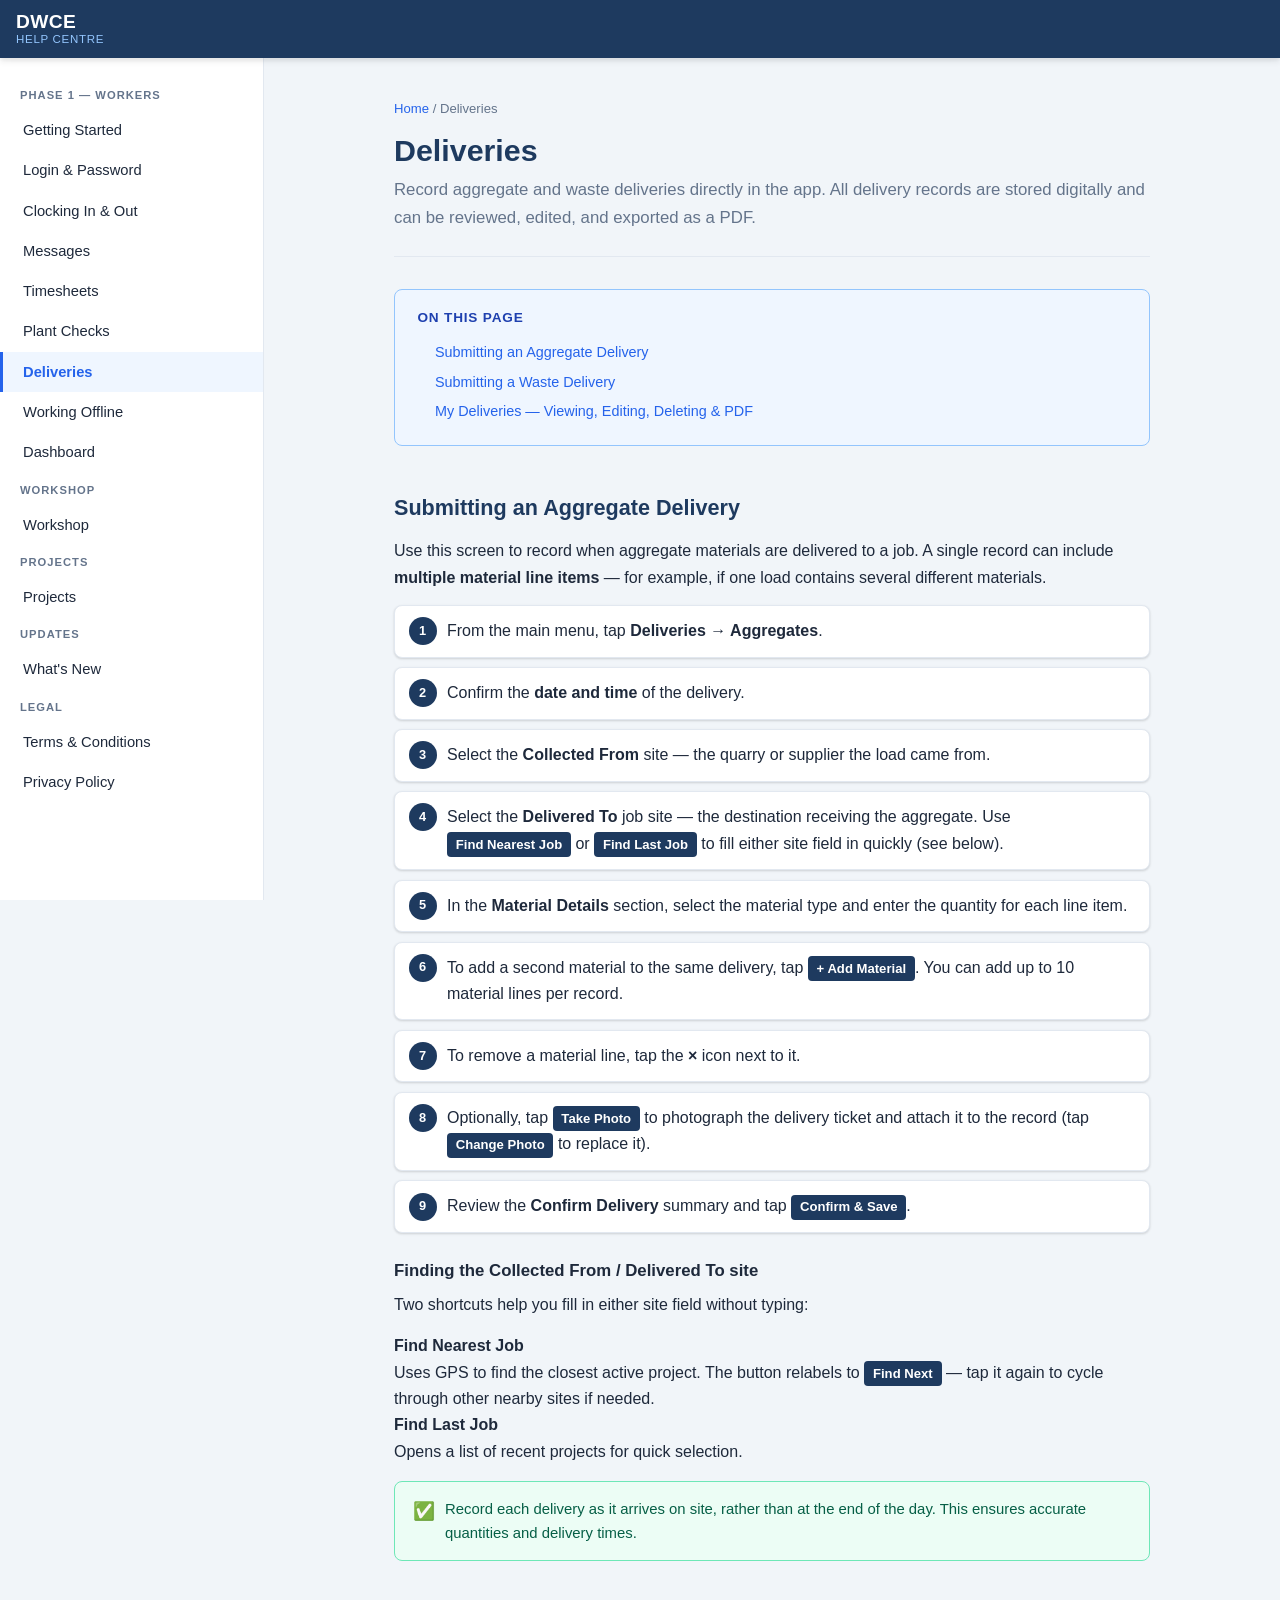
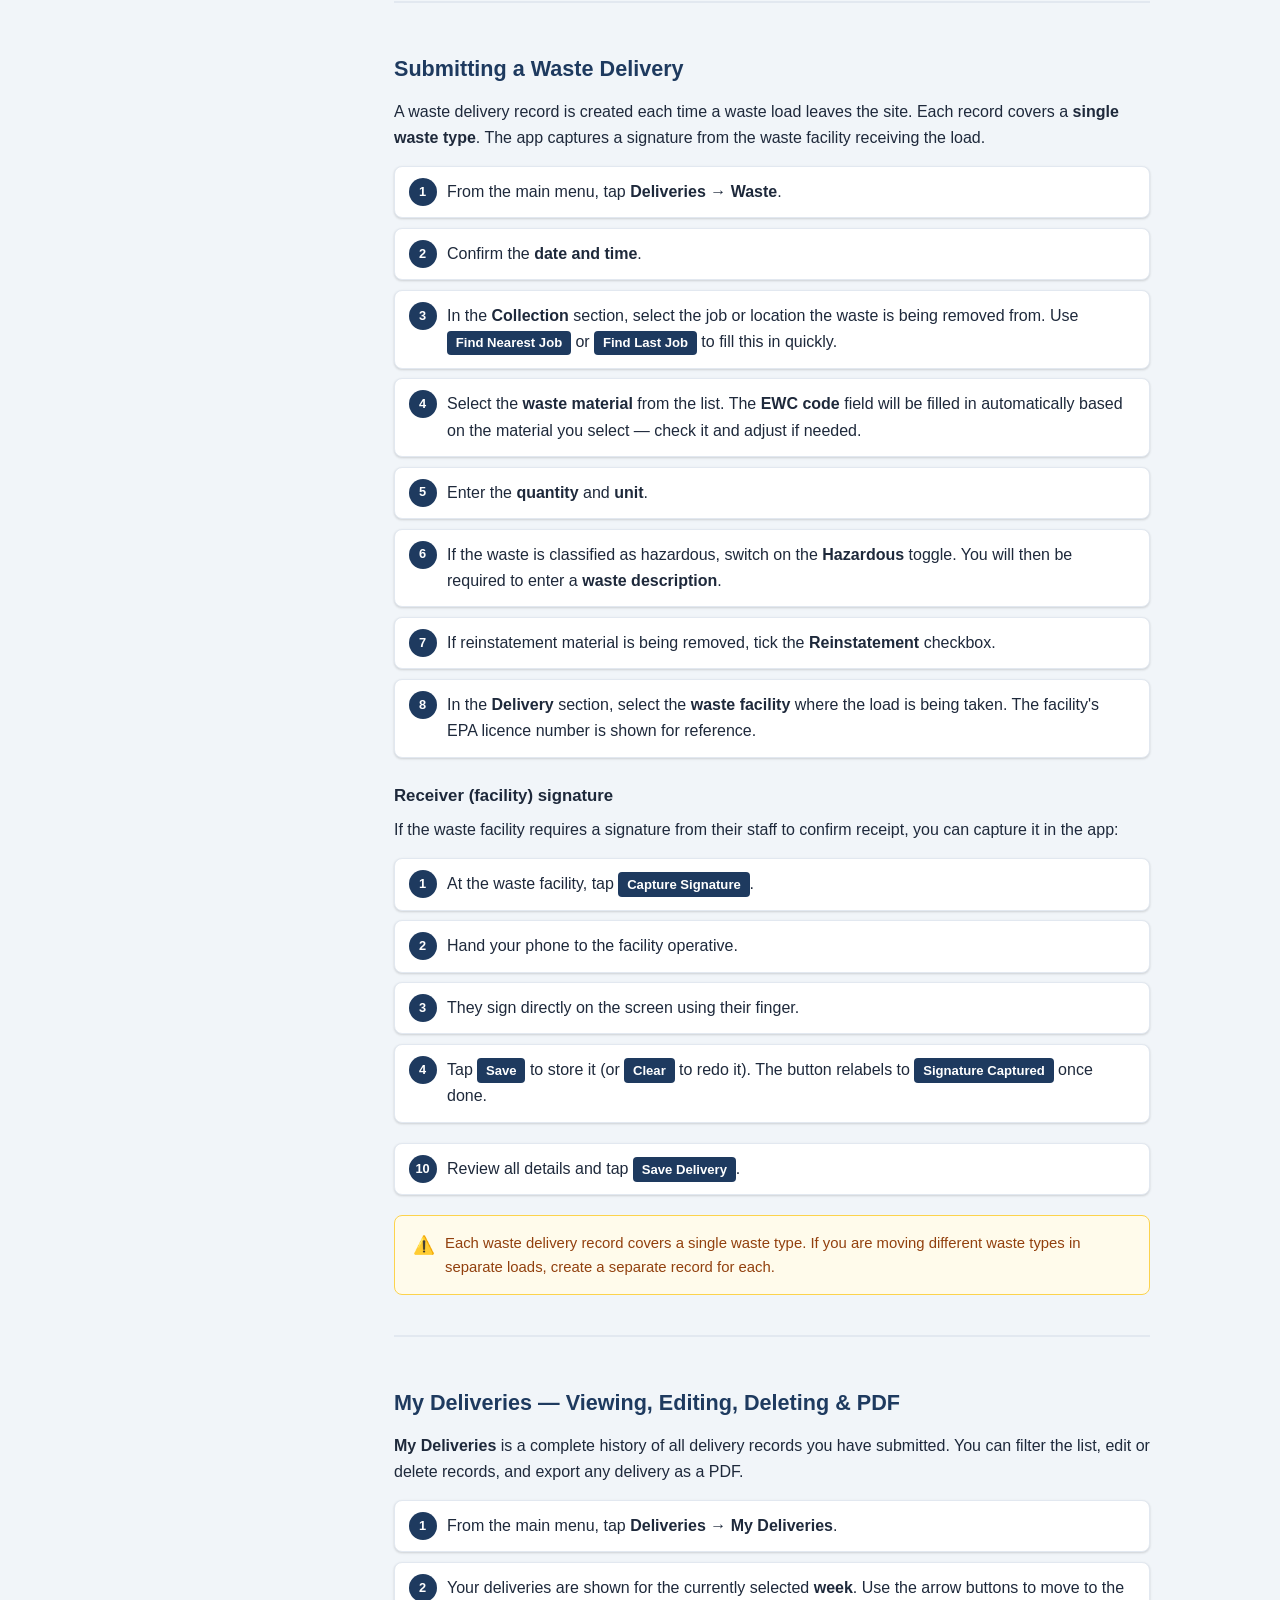
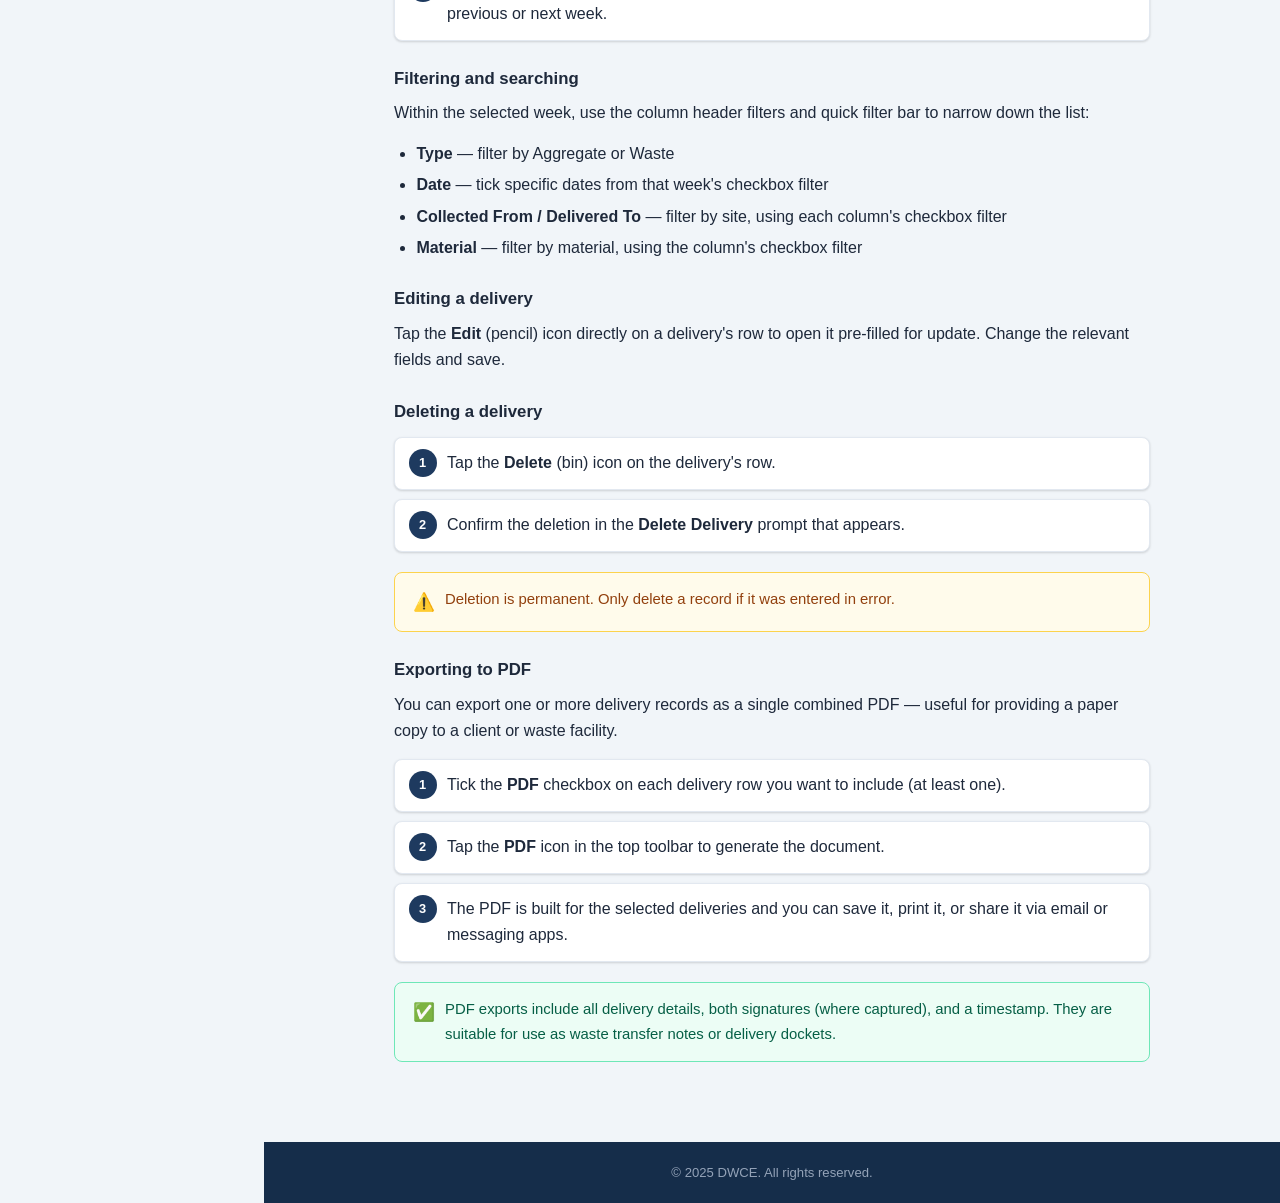
<file: deliveries.html>
<!DOCTYPE html>
<html lang="en">
<head>
  <meta charset="UTF-8">
  <meta name="viewport" content="width=device-width, initial-scale=1.0">
  <title>Deliveries | DWCE Help Centre</title>
  <link rel="stylesheet" href="style.css">
</head>
<body>

<header class="site-header">
  <div class="header-inner">
    <button class="menu-toggle" id="menuToggle" aria-label="Toggle navigation">
      <span></span><span></span><span></span>
    </button>
    <a href="index.html" class="logo">
      <span class="logo-text">DWCE</span>
      <span class="logo-sub">Help Centre</span>
    </a>
  </div>
</header>

<div class="sidebar-overlay" id="sidebarOverlay"></div>

<nav class="sidebar" id="sidebar">
  <div class="nav-label">Phase 1 — Workers</div>
  <a href="getting-started.html" class="nav-link">Getting Started</a>
  <a href="login.html"           class="nav-link">Login &amp; Password</a>
  <a href="clocking.html"        class="nav-link">Clocking In &amp; Out</a>
  <a href="messages.html"        class="nav-link">Messages</a>
  <a href="timesheets.html"      class="nav-link">Timesheets</a>
  <a href="plant-checks.html"    class="nav-link">Plant Checks</a>
  <a href="deliveries.html"      class="nav-link">Deliveries</a>
  <a href="offline.html"         class="nav-link">Working Offline</a>
  <a href="dashboard.html"       class="nav-link">Dashboard</a>
  <div class="nav-label">Workshop</div>
  <a href="workshop.html"        class="nav-link">Workshop</a>
  <div class="nav-label">Projects</div>
  <a href="projects.html"        class="nav-link">Projects</a>
  <div class="nav-label">Updates</div>
  <a href="whats-new.html"       class="nav-link">What's New</a>
  <div class="nav-label">Legal</div>
  <a href="terms.html"           class="nav-link">Terms &amp; Conditions</a>
  <a href="privacy.html"         class="nav-link">Privacy Policy</a>
</nav>

<main class="content">
  <div class="content-inner">

    <div class="breadcrumb"><a href="index.html">Home</a><span>Deliveries</span></div>
    <h1>Deliveries</h1>
    <p class="page-intro">Record aggregate and waste deliveries directly in the app. All delivery records are stored digitally and can be reviewed, edited, and exported as a PDF.</p>

    <div class="toc">
      <div class="toc-title">On this page</div>
      <ul>
        <li><a href="#aggregate">Submitting an Aggregate Delivery</a></li>
        <li><a href="#waste">Submitting a Waste Delivery</a></li>
        <li><a href="#my-deliveries">My Deliveries — Viewing, Editing, Deleting &amp; PDF</a></li>
      </ul>
    </div>

    <!-- ════════════════════════════════════════════════════════════
         AGGREGATE DELIVERY
    ═════════════════════════════════════════════════════════════════ -->
    <h2 id="aggregate">Submitting an Aggregate Delivery</h2>

    <p>
      Use this screen to record when aggregate materials are delivered to a job. A single record
      can include <strong>multiple material line items</strong> — for example, if one load
      contains several different materials.
    </p>

    <ol class="steps">
      <li>From the main menu, tap <strong>Deliveries → Aggregates</strong>.</li>
      <li>Confirm the <strong>date and time</strong> of the delivery.</li>
      <li>Select the <strong>Collected From</strong> site — the quarry or supplier the load came from.</li>
      <li>Select the <strong>Delivered To</strong> job site — the destination receiving the aggregate. Use <span class="btn-label">Find Nearest Job</span> or <span class="btn-label">Find Last Job</span> to fill either site field in quickly (see below).</li>
      <li>In the <strong>Material Details</strong> section, select the material type and enter the quantity for each line item.</li>
      <li>To add a second material to the same delivery, tap <span class="btn-label">+ Add Material</span>. You can add up to 10 material lines per record.</li>
      <li>To remove a material line, tap the <strong>×</strong> icon next to it.</li>
      <li>Optionally, tap <span class="btn-label">Take Photo</span> to photograph the delivery ticket and attach it to the record (tap <span class="btn-label">Change Photo</span> to replace it).</li>
      <li>Review the <strong>Confirm Delivery</strong> summary and tap <span class="btn-label">Confirm &amp; Save</span>.</li>
    </ol>

    <h3>Finding the Collected From / Delivered To site</h3>
    <p>Two shortcuts help you fill in either site field without typing:</p>
    <dl>
      <dt><strong>Find Nearest Job</strong></dt>
      <dd>Uses GPS to find the closest active project. The button relabels to <span class="btn-label">Find Next</span> — tap it again to cycle through other nearby sites if needed.</dd>
      <dt><strong>Find Last Job</strong></dt>
      <dd>Opens a list of recent projects for quick selection.</dd>
    </dl>

    <div class="tip">
      <span class="callout-icon">✅</span>
      <div class="callout-body">
        <p>Record each delivery as it arrives on site, rather than at the end of the day. This ensures accurate quantities and delivery times.</p>
      </div>
    </div>

    <hr class="section-divider">

    <!-- ════════════════════════════════════════════════════════════
         WASTE DELIVERY
    ═════════════════════════════════════════════════════════════════ -->
    <h2 id="waste">Submitting a Waste Delivery</h2>

    <p>
      A waste delivery record is created each time a waste load leaves the site. Each record
      covers a <strong>single waste type</strong>. The app captures a signature from the waste
      facility receiving the load.
    </p>

    <ol class="steps">
      <li>From the main menu, tap <strong>Deliveries → Waste</strong>.</li>
      <li>Confirm the <strong>date and time</strong>.</li>
      <li>In the <strong>Collection</strong> section, select the job or location the waste is being removed from. Use <span class="btn-label">Find Nearest Job</span> or <span class="btn-label">Find Last Job</span> to fill this in quickly.</li>
      <li>Select the <strong>waste material</strong> from the list. The <strong>EWC code</strong> field will be filled in automatically based on the material you select — check it and adjust if needed.</li>
      <li>Enter the <strong>quantity</strong> and <strong>unit</strong>.</li>
      <li>If the waste is classified as hazardous, switch on the <strong>Hazardous</strong> toggle. You will then be required to enter a <strong>waste description</strong>.</li>
      <li>If reinstatement material is being removed, tick the <strong>Reinstatement</strong> checkbox.</li>
      <li>In the <strong>Delivery</strong> section, select the <strong>waste facility</strong> where the load is being taken. The facility's EPA licence number is shown for reference.</li>
    </ol>

    <h3>Receiver (facility) signature</h3>
    <p>
      If the waste facility requires a signature from their staff to confirm receipt, you can
      capture it in the app:
    </p>
    <ol class="steps">
      <li>At the waste facility, tap <span class="btn-label">Capture Signature</span>.</li>
      <li>Hand your phone to the facility operative.</li>
      <li>They sign directly on the screen using their finger.</li>
      <li>Tap <span class="btn-label">Save</span> to store it (or <span class="btn-label">Clear</span> to redo it). The button relabels to <span class="btn-label">Signature Captured</span> once done.</li>
    </ol>

    <ol class="steps" style="counter-reset: step 9;">
      <li>Review all details and tap <span class="btn-label">Save Delivery</span>.</li>
    </ol>

    <div class="warning">
      <span class="callout-icon">⚠️</span>
      <div class="callout-body">
        <p>Each waste delivery record covers a single waste type. If you are moving different waste types in separate loads, create a separate record for each.</p>
      </div>
    </div>

    <hr class="section-divider">

    <!-- ════════════════════════════════════════════════════════════
         MY DELIVERIES
    ═════════════════════════════════════════════════════════════════ -->
    <h2 id="my-deliveries">My Deliveries — Viewing, Editing, Deleting &amp; PDF</h2>

    <p>
      <strong>My Deliveries</strong> is a complete history of all delivery records you have
      submitted. You can filter the list, edit or delete records, and export any delivery as a PDF.
    </p>

    <ol class="steps">
      <li>From the main menu, tap <strong>Deliveries → My Deliveries</strong>.</li>
      <li>Your deliveries are shown for the currently selected <strong>week</strong>. Use the arrow buttons to move to the previous or next week.</li>
    </ol>

    <h3>Filtering and searching</h3>
    <p>Within the selected week, use the column header filters and quick filter bar to narrow down the list:</p>
    <ul>
      <li><strong>Type</strong> — filter by Aggregate or Waste</li>
      <li><strong>Date</strong> — tick specific dates from that week's checkbox filter</li>
      <li><strong>Collected From / Delivered To</strong> — filter by site, using each column's checkbox filter</li>
      <li><strong>Material</strong> — filter by material, using the column's checkbox filter</li>
    </ul>

    <h3>Editing a delivery</h3>
    <p>Tap the <strong>Edit</strong> (pencil) icon directly on a delivery's row to open it pre-filled for update. Change the relevant fields and save.</p>

    <h3>Deleting a delivery</h3>
    <ol class="steps">
      <li>Tap the <strong>Delete</strong> (bin) icon on the delivery's row.</li>
      <li>Confirm the deletion in the <strong>Delete Delivery</strong> prompt that appears.</li>
    </ol>

    <div class="warning">
      <span class="callout-icon">⚠️</span>
      <div class="callout-body">
        <p>Deletion is permanent. Only delete a record if it was entered in error.</p>
      </div>
    </div>

    <h3>Exporting to PDF</h3>
    <p>You can export one or more delivery records as a single combined PDF — useful for providing a paper copy to a client or waste facility.</p>
    <ol class="steps">
      <li>Tick the <strong>PDF</strong> checkbox on each delivery row you want to include (at least one).</li>
      <li>Tap the <strong>PDF</strong> icon in the top toolbar to generate the document.</li>
      <li>The PDF is built for the selected deliveries and you can save it, print it, or share it via email or messaging apps.</li>
    </ol>

    <div class="tip">
      <span class="callout-icon">✅</span>
      <div class="callout-body">
        <p>PDF exports include all delivery details, both signatures (where captured), and a timestamp. They are suitable for use as waste transfer notes or delivery dockets.</p>
      </div>
    </div>

  </div>
</main>

<footer class="site-footer">
  &copy; 2025 DWCE. All rights reserved.
</footer>

<script src="nav.js"></script>
</body>
</html>
</file>
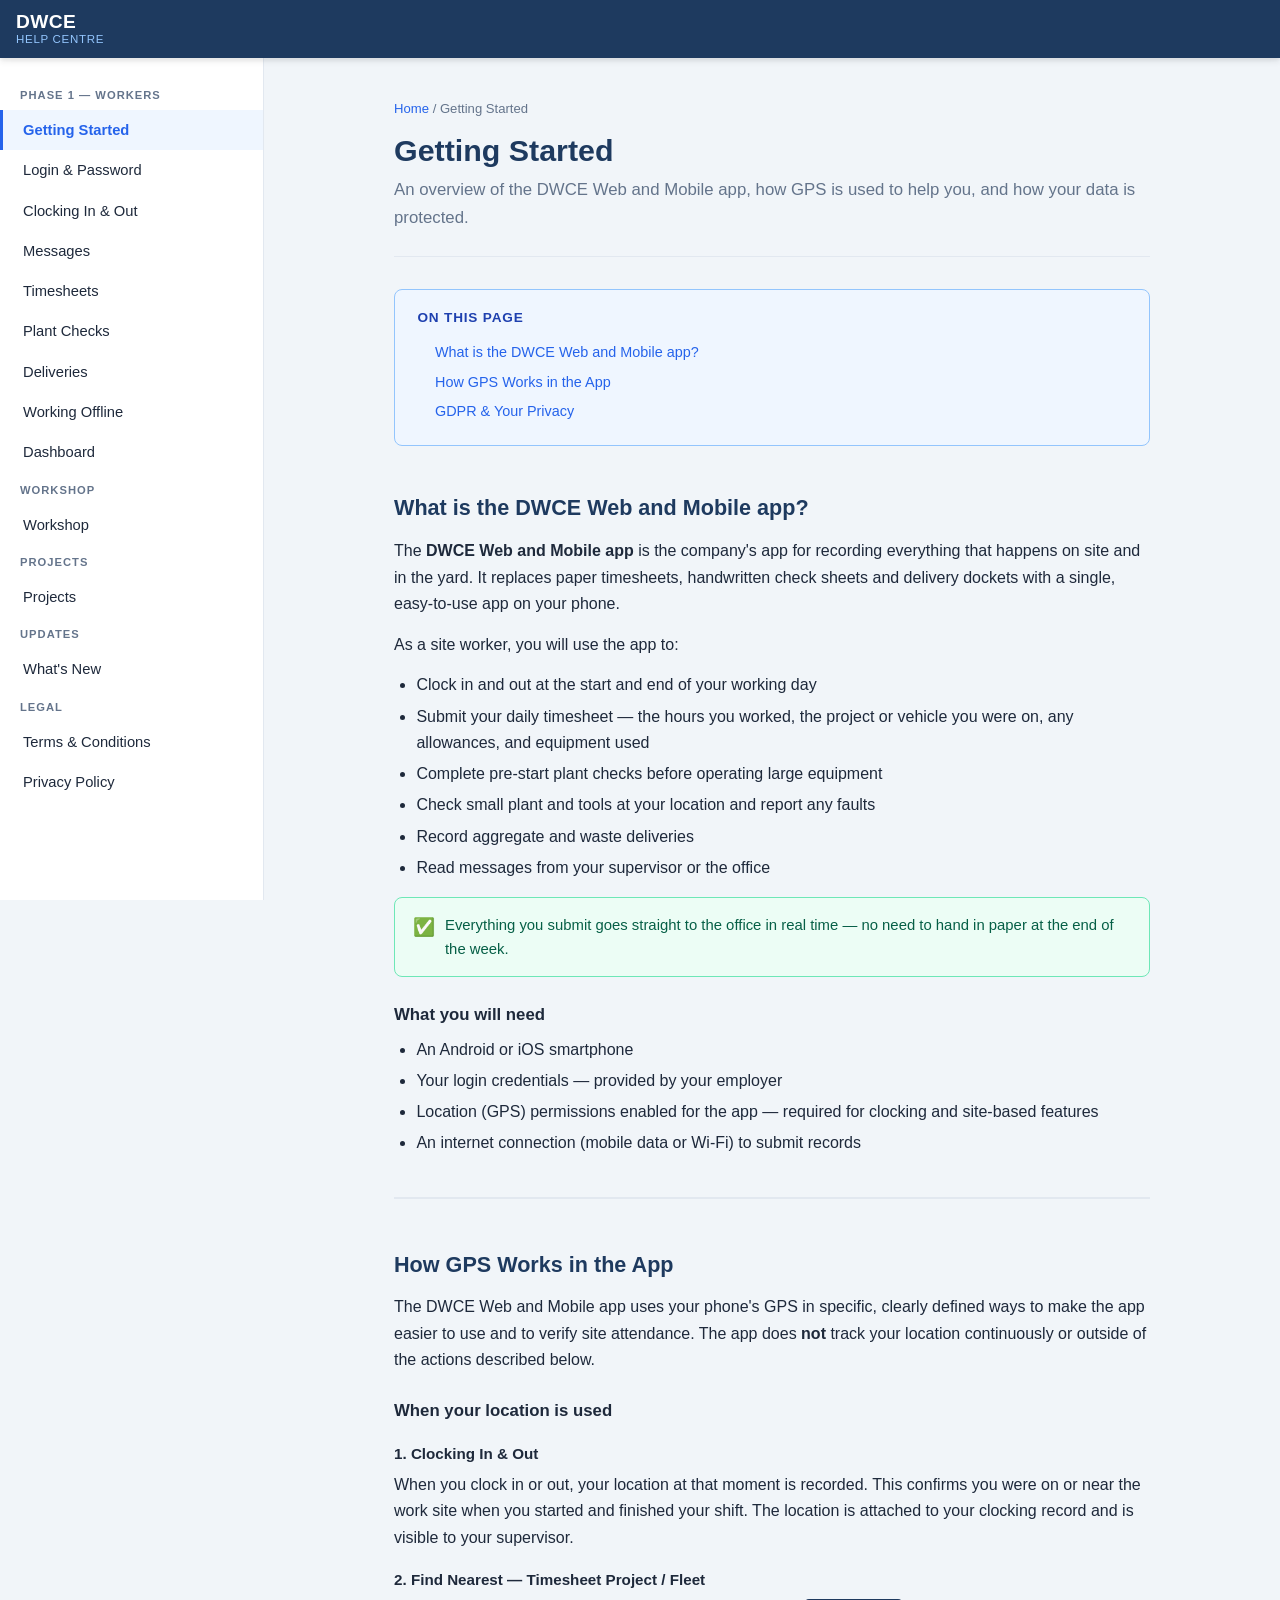
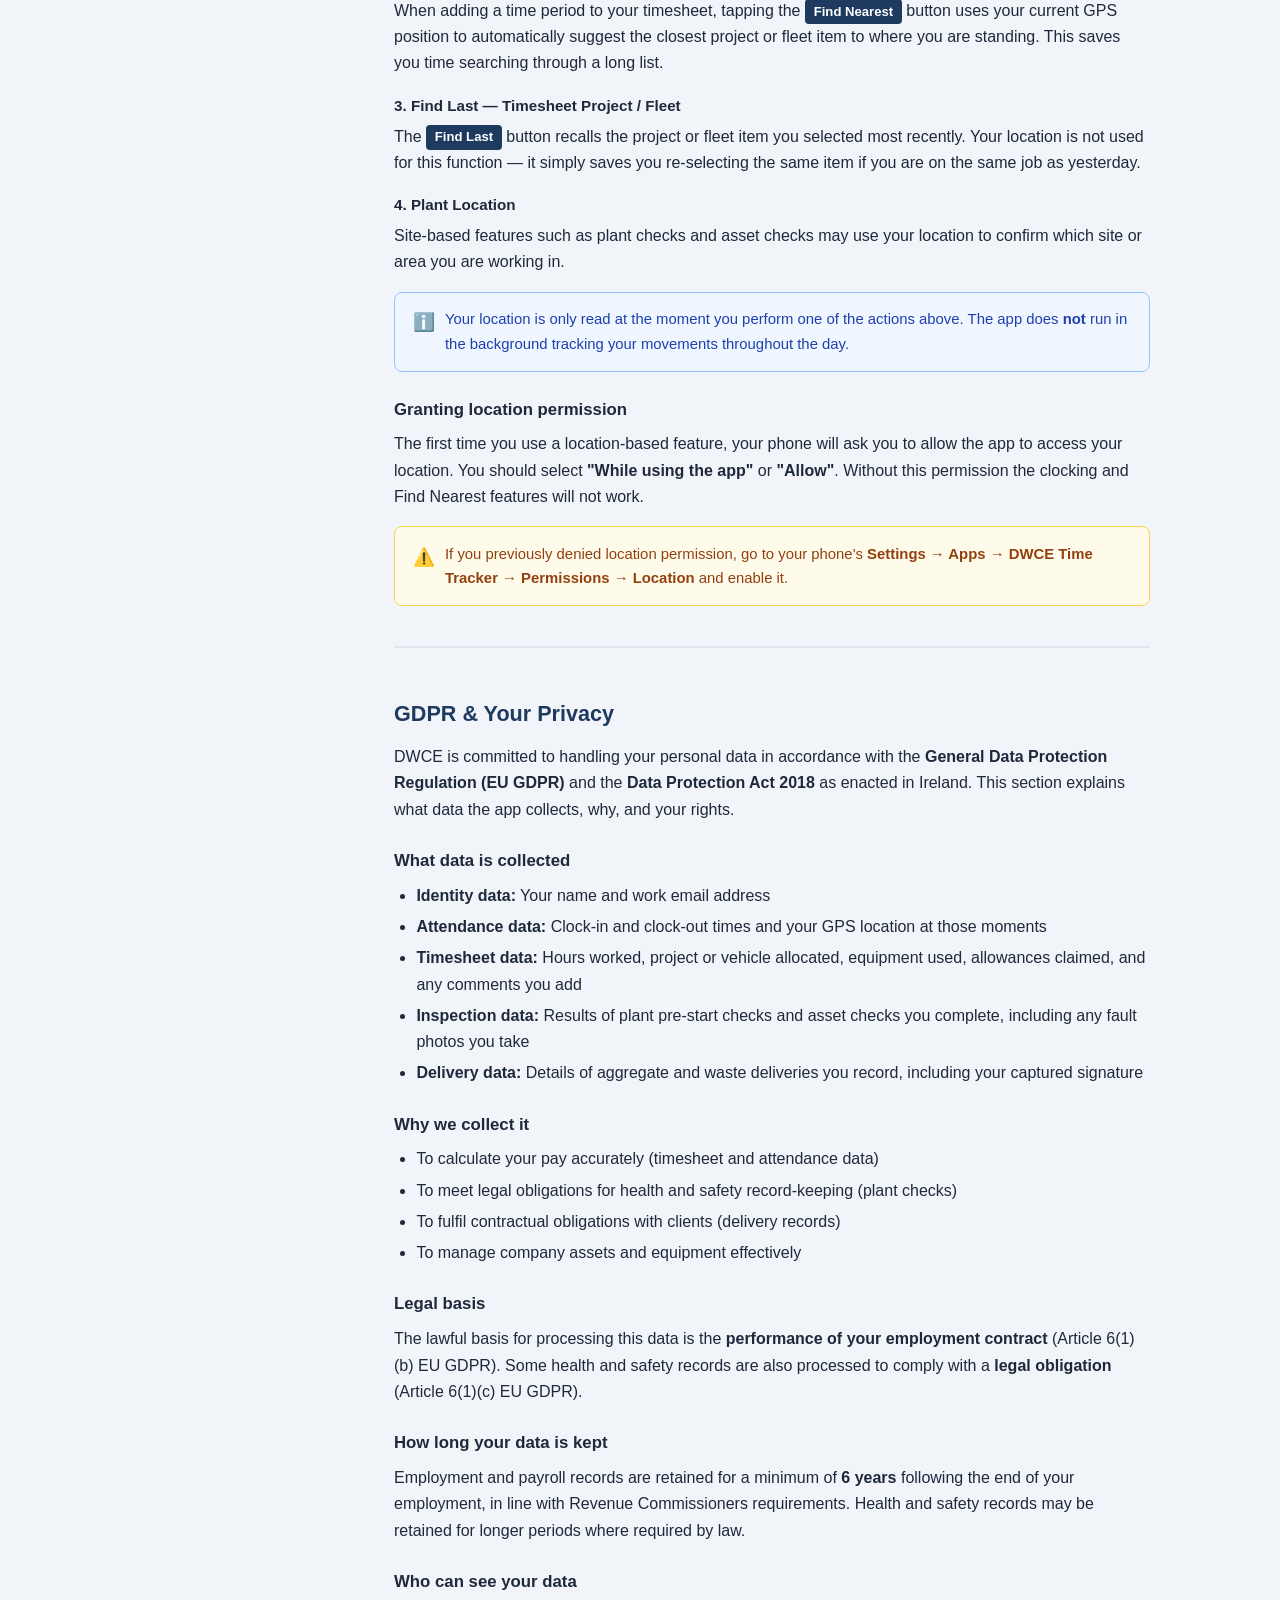
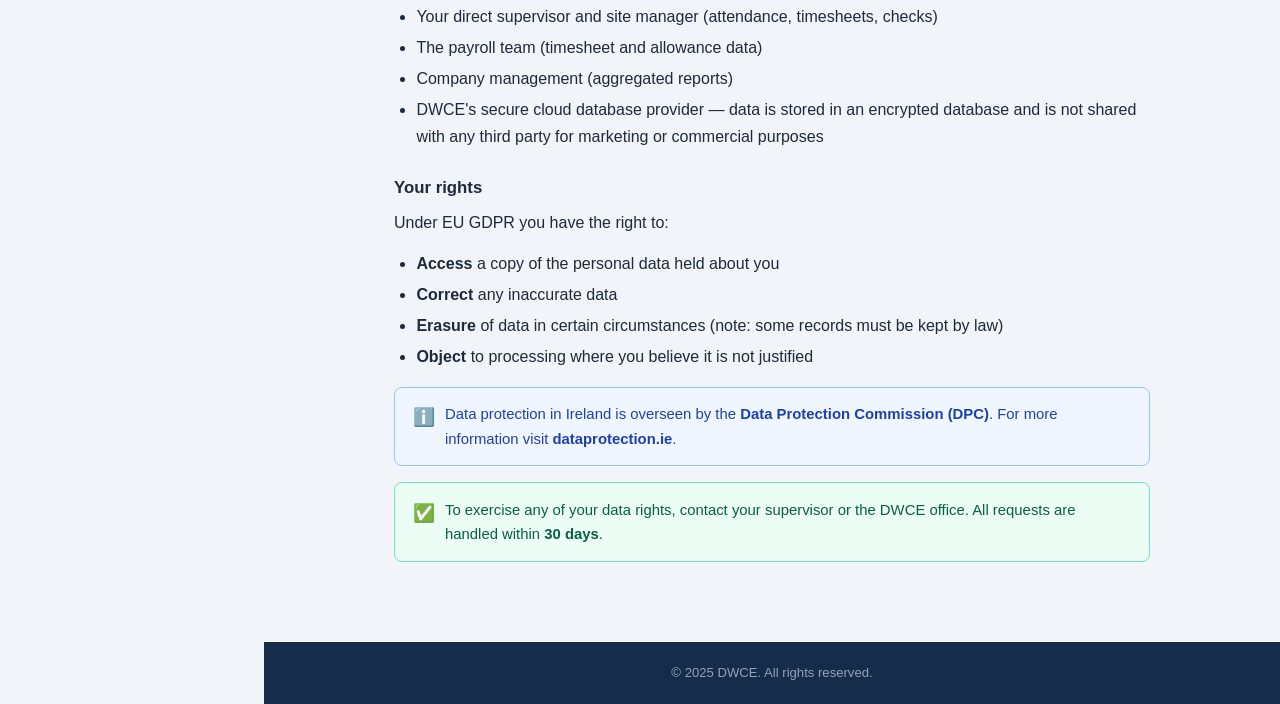
<file: getting-started.html>
<!DOCTYPE html>
<html lang="en">
<head>
  <meta charset="UTF-8">
  <meta name="viewport" content="width=device-width, initial-scale=1.0">
  <title>Getting Started | DWCE Help Centre</title>
  <link rel="stylesheet" href="style.css">
</head>
<body>

<header class="site-header">
  <div class="header-inner">
    <button class="menu-toggle" id="menuToggle" aria-label="Toggle navigation">
      <span></span><span></span><span></span>
    </button>
    <a href="index.html" class="logo">
      <span class="logo-text">DWCE</span>
      <span class="logo-sub">Help Centre</span>
    </a>
  </div>
</header>

<div class="sidebar-overlay" id="sidebarOverlay"></div>

<nav class="sidebar" id="sidebar">
  <div class="nav-label">Phase 1 — Workers</div>
  <a href="getting-started.html" class="nav-link">Getting Started</a>
  <a href="login.html"           class="nav-link">Login &amp; Password</a>
  <a href="clocking.html"        class="nav-link">Clocking In &amp; Out</a>
  <a href="messages.html"        class="nav-link">Messages</a>
  <a href="timesheets.html"      class="nav-link">Timesheets</a>
  <a href="plant-checks.html"    class="nav-link">Plant Checks</a>
  <a href="deliveries.html"      class="nav-link">Deliveries</a>
  <a href="offline.html"         class="nav-link">Working Offline</a>
  <a href="dashboard.html"       class="nav-link">Dashboard</a>
  <div class="nav-label">Workshop</div>
  <a href="workshop.html"        class="nav-link">Workshop</a>
  <div class="nav-label">Projects</div>
  <a href="projects.html"        class="nav-link">Projects</a>
  <div class="nav-label">Updates</div>
  <a href="whats-new.html"       class="nav-link">What's New</a>
  <div class="nav-label">Legal</div>
  <a href="terms.html"           class="nav-link">Terms &amp; Conditions</a>
  <a href="privacy.html"         class="nav-link">Privacy Policy</a>
</nav>

<main class="content">
  <div class="content-inner">

    <div class="breadcrumb"><a href="index.html">Home</a><span>Getting Started</span></div>
    <h1>Getting Started</h1>
    <p class="page-intro">An overview of the DWCE Web and Mobile app, how GPS is used to help you, and how your data is protected.</p>

    <div class="toc">
      <div class="toc-title">On this page</div>
      <ul>
        <li><a href="#overview">What is the DWCE Web and Mobile app?</a></li>
        <li><a href="#gps">How GPS Works in the App</a></li>
        <li><a href="#gdpr">GDPR &amp; Your Privacy</a></li>
      </ul>
    </div>

    <!-- ── OVERVIEW ──────────────────────────────────────────────── -->
    <h2 id="overview">What is the DWCE Web and Mobile app?</h2>

    <p>
      The <strong>DWCE Web and Mobile app</strong> is the company's app for recording everything
      that happens on site and in the yard. It replaces paper timesheets, handwritten check
      sheets and delivery dockets with a single, easy-to-use app on your phone.
    </p>

    <p>As a site worker, you will use the app to:</p>
    <ul>
      <li>Clock in and out at the start and end of your working day</li>
      <li>Submit your daily timesheet — the hours you worked, the project or vehicle you were on, any allowances, and equipment used</li>
      <li>Complete pre-start plant checks before operating large equipment</li>
      <li>Check small plant and tools at your location and report any faults</li>
      <li>Record aggregate and waste deliveries</li>
      <li>Read messages from your supervisor or the office</li>
    </ul>

    <div class="tip">
      <span class="callout-icon">✅</span>
      <div class="callout-body">
        <p>Everything you submit goes straight to the office in real time — no need to hand in paper at the end of the week.</p>
      </div>
    </div>

    <h3>What you will need</h3>
    <ul>
      <li>An Android or iOS smartphone</li>
      <li>Your login credentials — provided by your employer</li>
      <li>Location (GPS) permissions enabled for the app — required for clocking and site-based features</li>
      <li>An internet connection (mobile data or Wi-Fi) to submit records</li>
    </ul>

    <hr class="section-divider">

    <!-- ── GPS ──────────────────────────────────────────────────── -->
    <h2 id="gps">How GPS Works in the App</h2>

    <p>
      The DWCE Web and Mobile app uses your phone's GPS in specific, clearly defined ways to make the app
      easier to use and to verify site attendance. The app does <strong>not</strong> track your
      location continuously or outside of the actions described below.
    </p>

    <h3>When your location is used</h3>

    <h4>1. Clocking In &amp; Out</h4>
    <p>
      When you clock in or out, your location at that moment is recorded. This confirms you were
      on or near the work site when you started and finished your shift. The location is attached
      to your clocking record and is visible to your supervisor.
    </p>

    <h4>2. Find Nearest — Timesheet Project / Fleet</h4>
    <p>
      When adding a time period to your timesheet, tapping the <span class="btn-label">Find Nearest</span>
      button uses your current GPS position to automatically suggest the closest project or fleet
      item to where you are standing. This saves you time searching through a long list.
    </p>

    <h4>3. Find Last — Timesheet Project / Fleet</h4>
    <p>
      The <span class="btn-label">Find Last</span> button recalls the project or fleet item you
      selected most recently. Your location is not used for this function — it simply saves you
      re-selecting the same item if you are on the same job as yesterday.
    </p>

    <h4>4. Plant Location</h4>
    <p>
      Site-based features such as plant checks and asset checks may use your location to confirm
      which site or area you are working in.
    </p>

    <div class="info">
      <span class="callout-icon">ℹ️</span>
      <div class="callout-body">
        <p>
          Your location is only read at the moment you perform one of the actions above.
          The app does <strong>not</strong> run in the background tracking your movements
          throughout the day.
        </p>
      </div>
    </div>

    <h3>Granting location permission</h3>
    <p>The first time you use a location-based feature, your phone will ask you to allow the app
    to access your location. You should select <strong>"While using the app"</strong> or
    <strong>"Allow"</strong>. Without this permission the clocking and Find Nearest features
    will not work.</p>

    <div class="warning">
      <span class="callout-icon">⚠️</span>
      <div class="callout-body">
        <p>If you previously denied location permission, go to your phone's <strong>Settings → Apps → DWCE Time Tracker → Permissions → Location</strong> and enable it.</p>
      </div>
    </div>

    <hr class="section-divider">

    <!-- ── GDPR ──────────────────────────────────────────────────── -->
    <h2 id="gdpr">GDPR &amp; Your Privacy</h2>

    <p>
      DWCE is committed to handling your personal data in accordance with the
      <strong>General Data Protection Regulation (EU GDPR)</strong> and the
      <strong>Data Protection Act 2018</strong> as enacted in Ireland. This section explains
      what data the app collects, why, and your rights.
    </p>

    <h3>What data is collected</h3>
    <ul>
      <li><strong>Identity data:</strong> Your name and work email address</li>
      <li><strong>Attendance data:</strong> Clock-in and clock-out times and your GPS location at those moments</li>
      <li><strong>Timesheet data:</strong> Hours worked, project or vehicle allocated, equipment used, allowances claimed, and any comments you add</li>
      <li><strong>Inspection data:</strong> Results of plant pre-start checks and asset checks you complete, including any fault photos you take</li>
      <li><strong>Delivery data:</strong> Details of aggregate and waste deliveries you record, including your captured signature</li>
    </ul>

    <h3>Why we collect it</h3>
    <ul>
      <li>To calculate your pay accurately (timesheet and attendance data)</li>
      <li>To meet legal obligations for health and safety record-keeping (plant checks)</li>
      <li>To fulfil contractual obligations with clients (delivery records)</li>
      <li>To manage company assets and equipment effectively</li>
    </ul>

    <h3>Legal basis</h3>
    <p>
      The lawful basis for processing this data is the <strong>performance of your employment
      contract</strong> (Article 6(1)(b) EU GDPR). Some health and safety records are also
      processed to comply with a <strong>legal obligation</strong> (Article 6(1)(c) EU GDPR).
    </p>

    <h3>How long your data is kept</h3>
    <p>
      Employment and payroll records are retained for a minimum of <strong>6 years</strong>
      following the end of your employment, in line with Revenue Commissioners requirements.
      Health and safety records may be retained for longer periods where required by law.
    </p>

    <h3>Who can see your data</h3>
    <ul>
      <li>Your direct supervisor and site manager (attendance, timesheets, checks)</li>
      <li>The payroll team (timesheet and allowance data)</li>
      <li>Company management (aggregated reports)</li>
      <li>DWCE's secure cloud database provider — data is stored in an encrypted database and is not shared with any third party for marketing or commercial purposes</li>
    </ul>

    <h3>Your rights</h3>
    <p>Under EU GDPR you have the right to:</p>
    <ul>
      <li><strong>Access</strong> a copy of the personal data held about you</li>
      <li><strong>Correct</strong> any inaccurate data</li>
      <li><strong>Erasure</strong> of data in certain circumstances (note: some records must be kept by law)</li>
      <li><strong>Object</strong> to processing where you believe it is not justified</li>
    </ul>

    <div class="info">
      <span class="callout-icon">ℹ️</span>
      <div class="callout-body">
        <p>Data protection in Ireland is overseen by the <strong>Data Protection Commission (DPC)</strong>. For more information visit <strong>dataprotection.ie</strong>.</p>
      </div>
    </div>

    <div class="tip">
      <span class="callout-icon">✅</span>
      <div class="callout-body">
        <p>To exercise any of your data rights, contact your supervisor or the DWCE office. All requests are handled within <strong>30 days</strong>.</p>
      </div>
    </div>

  </div>
</main>

<footer class="site-footer">
  &copy; 2025 DWCE. All rights reserved.
</footer>

<script src="nav.js"></script>
</body>
</html>
</file>
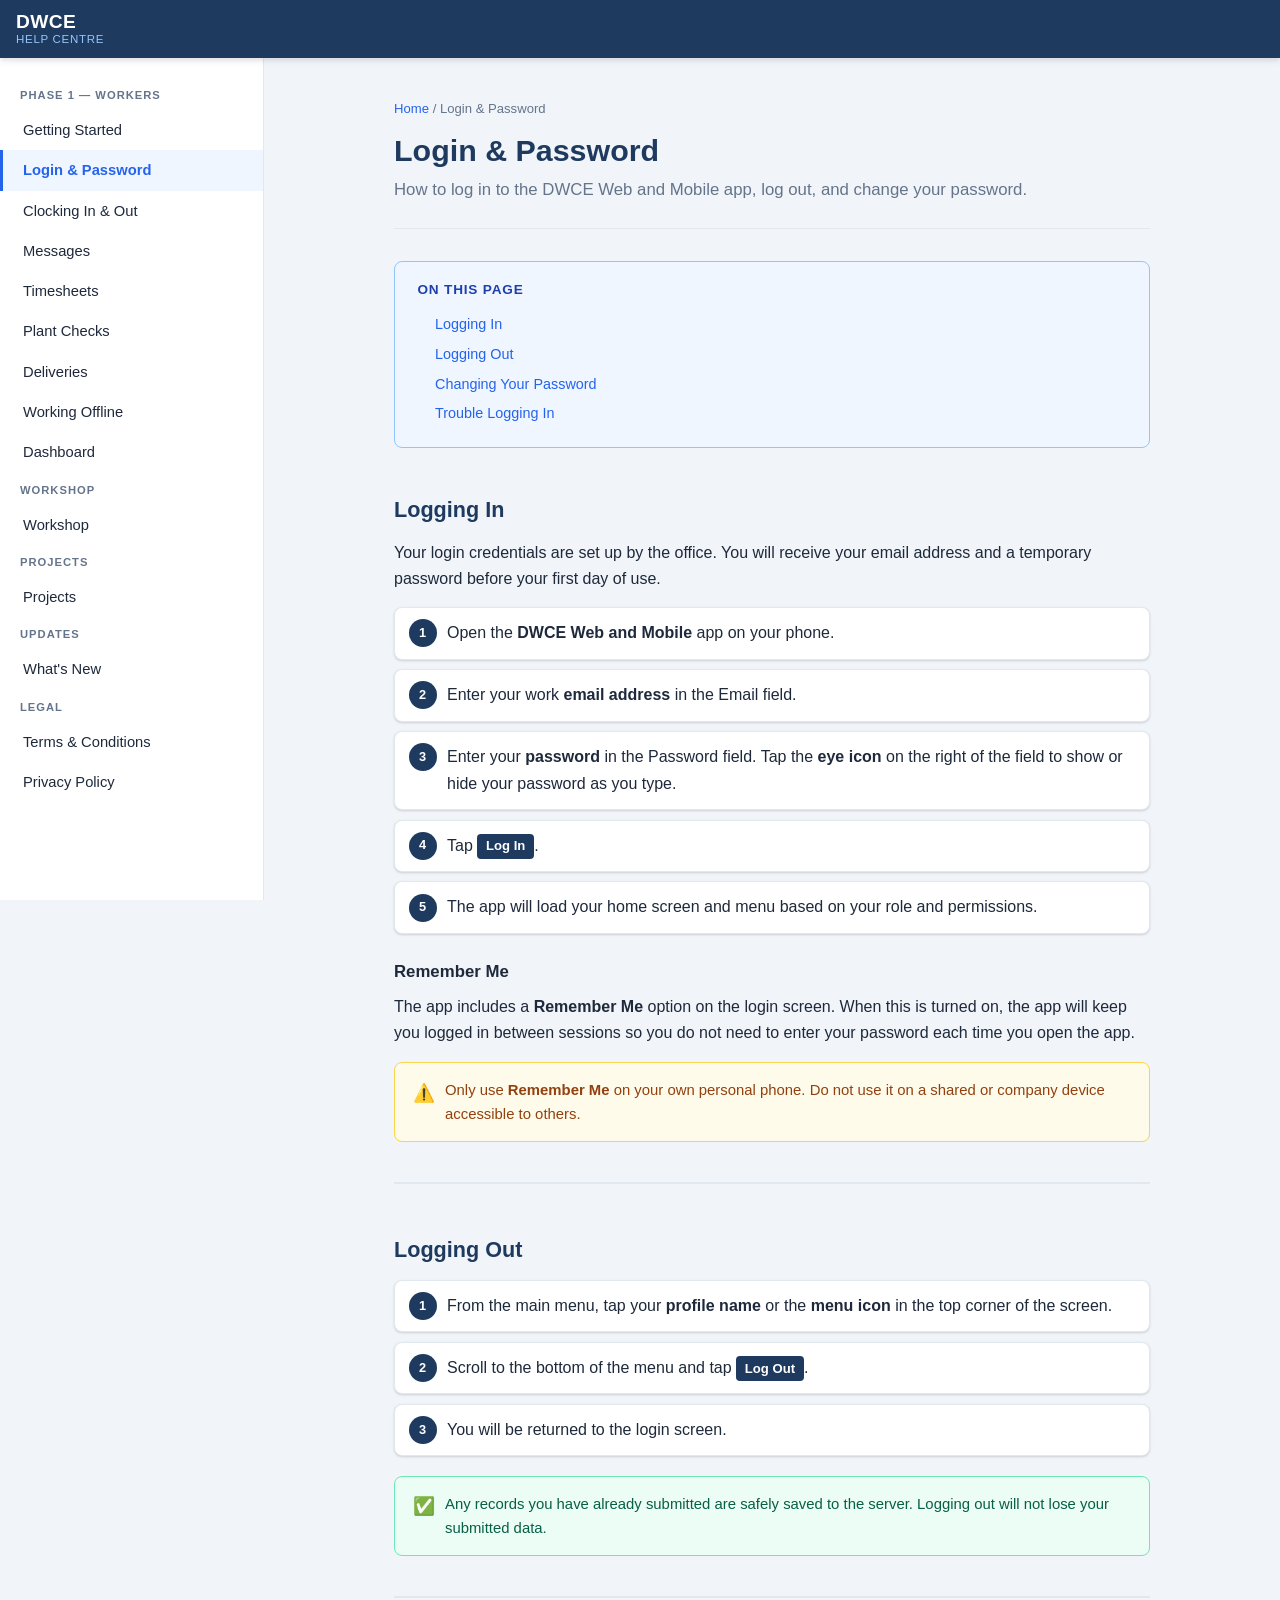
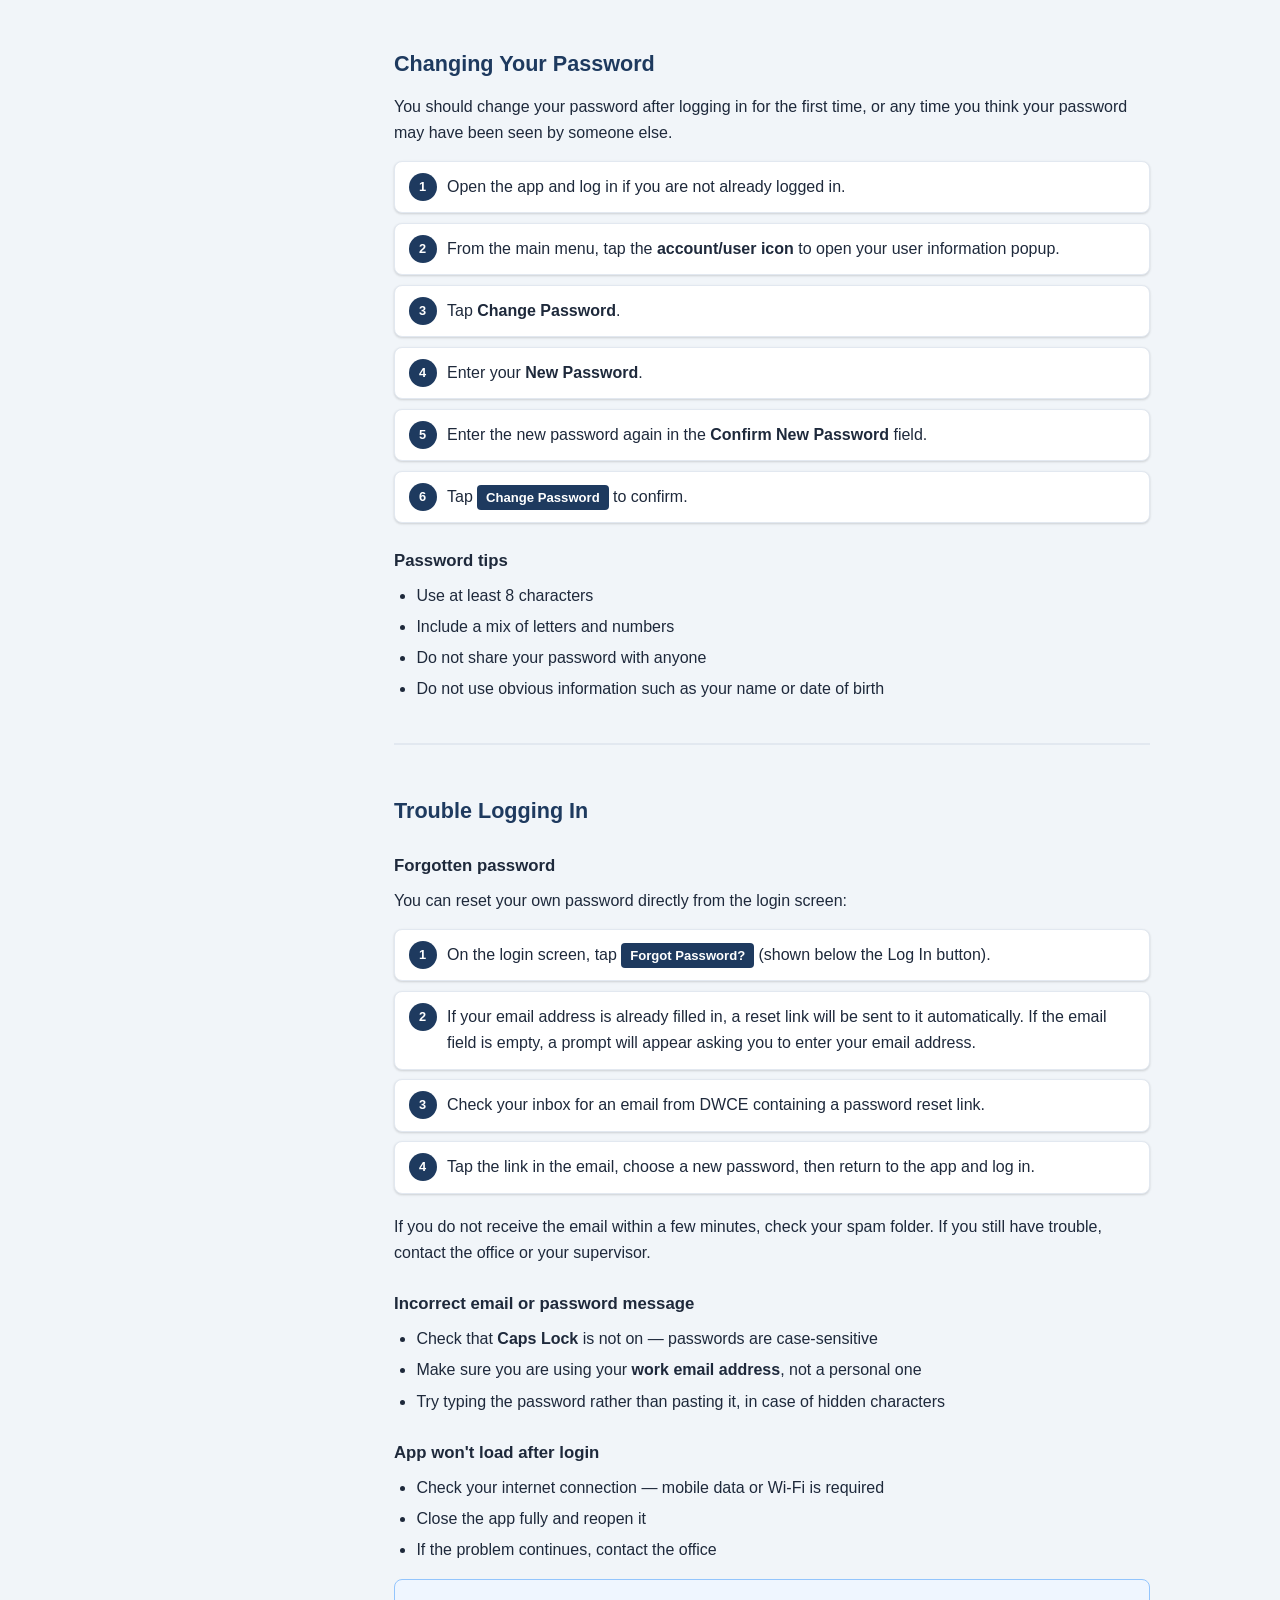
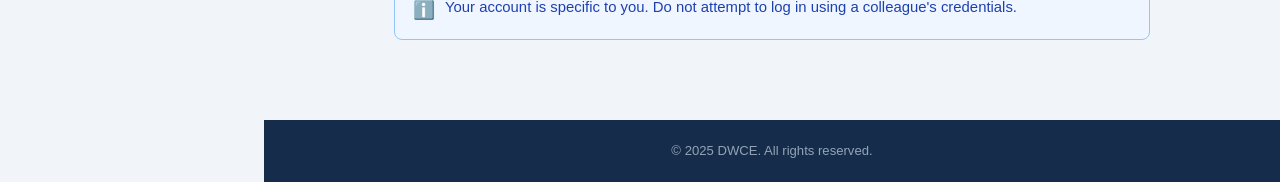
<file: login.html>
<!DOCTYPE html>
<html lang="en">
<head>
  <meta charset="UTF-8">
  <meta name="viewport" content="width=device-width, initial-scale=1.0">
  <title>Login &amp; Password | DWCE Help Centre</title>
  <link rel="stylesheet" href="style.css">
</head>
<body>

<header class="site-header">
  <div class="header-inner">
    <button class="menu-toggle" id="menuToggle" aria-label="Toggle navigation">
      <span></span><span></span><span></span>
    </button>
    <a href="index.html" class="logo">
      <span class="logo-text">DWCE</span>
      <span class="logo-sub">Help Centre</span>
    </a>
  </div>
</header>

<div class="sidebar-overlay" id="sidebarOverlay"></div>

<nav class="sidebar" id="sidebar">
  <div class="nav-label">Phase 1 — Workers</div>
  <a href="getting-started.html" class="nav-link">Getting Started</a>
  <a href="login.html"           class="nav-link">Login &amp; Password</a>
  <a href="clocking.html"        class="nav-link">Clocking In &amp; Out</a>
  <a href="messages.html"        class="nav-link">Messages</a>
  <a href="timesheets.html"      class="nav-link">Timesheets</a>
  <a href="plant-checks.html"    class="nav-link">Plant Checks</a>
  <a href="deliveries.html"      class="nav-link">Deliveries</a>
  <a href="offline.html"         class="nav-link">Working Offline</a>
  <a href="dashboard.html"       class="nav-link">Dashboard</a>
  <div class="nav-label">Workshop</div>
  <a href="workshop.html"        class="nav-link">Workshop</a>
  <div class="nav-label">Projects</div>
  <a href="projects.html"        class="nav-link">Projects</a>
  <div class="nav-label">Updates</div>
  <a href="whats-new.html"       class="nav-link">What's New</a>
  <div class="nav-label">Legal</div>
  <a href="terms.html"           class="nav-link">Terms &amp; Conditions</a>
  <a href="privacy.html"         class="nav-link">Privacy Policy</a>
</nav>

<main class="content">
  <div class="content-inner">

    <div class="breadcrumb"><a href="index.html">Home</a><span>Login &amp; Password</span></div>
    <h1>Login &amp; Password</h1>
    <p class="page-intro">How to log in to the DWCE Web and Mobile app, log out, and change your password.</p>

    <div class="toc">
      <div class="toc-title">On this page</div>
      <ul>
        <li><a href="#logging-in">Logging In</a></li>
        <li><a href="#logging-out">Logging Out</a></li>
        <li><a href="#change-password">Changing Your Password</a></li>
        <li><a href="#trouble">Trouble Logging In</a></li>
      </ul>
    </div>

    <!-- ── LOGGING IN ─────────────────────────────────────────────── -->
    <h2 id="logging-in">Logging In</h2>

    <p>Your login credentials are set up by the office. You will receive your email address and a temporary password before your first day of use.</p>

    <ol class="steps">
      <li>Open the <strong>DWCE Web and Mobile</strong> app on your phone.</li>
      <li>Enter your work <strong>email address</strong> in the Email field.</li>
      <li>Enter your <strong>password</strong> in the Password field. Tap the <strong>eye icon</strong> on the right of the field to show or hide your password as you type.</li>
      <li>Tap <span class="btn-label">Log In</span>.</li>
      <li>The app will load your home screen and menu based on your role and permissions.</li>
    </ol>

    <h3>Remember Me</h3>
    <p>
      The app includes a <strong>Remember Me</strong> option on the login screen. When this is
      turned on, the app will keep you logged in between sessions so you do not need to enter
      your password each time you open the app.
    </p>

    <div class="warning">
      <span class="callout-icon">⚠️</span>
      <div class="callout-body">
        <p>Only use <strong>Remember Me</strong> on your own personal phone. Do not use it on a shared or company device accessible to others.</p>
      </div>
    </div>

    <hr class="section-divider">

    <!-- ── LOGGING OUT ────────────────────────────────────────────── -->
    <h2 id="logging-out">Logging Out</h2>

    <ol class="steps">
      <li>From the main menu, tap your <strong>profile name</strong> or the <strong>menu icon</strong> in the top corner of the screen.</li>
      <li>Scroll to the bottom of the menu and tap <span class="btn-label">Log Out</span>.</li>
      <li>You will be returned to the login screen.</li>
    </ol>

    <div class="tip">
      <span class="callout-icon">✅</span>
      <div class="callout-body">
        <p>Any records you have already submitted are safely saved to the server. Logging out will not lose your submitted data.</p>
      </div>
    </div>

    <hr class="section-divider">

    <!-- ── CHANGE PASSWORD ────────────────────────────────────────── -->
    <h2 id="change-password">Changing Your Password</h2>

    <p>You should change your password after logging in for the first time, or any time you think your password may have been seen by someone else.</p>

    <ol class="steps">
      <li>Open the app and log in if you are not already logged in.</li>
      <li>From the main menu, tap the <strong>account/user icon</strong> to open your user information popup.</li>
      <li>Tap <strong>Change Password</strong>.</li>
      <li>Enter your <strong>New Password</strong>.</li>
      <li>Enter the new password again in the <strong>Confirm New Password</strong> field.</li>
      <li>Tap <span class="btn-label">Change Password</span> to confirm.</li>
    </ol>

    <h3>Password tips</h3>
    <ul>
      <li>Use at least 8 characters</li>
      <li>Include a mix of letters and numbers</li>
      <li>Do not share your password with anyone</li>
      <li>Do not use obvious information such as your name or date of birth</li>
    </ul>

    <hr class="section-divider">

    <!-- ── TROUBLE ────────────────────────────────────────────────── -->
    <h2 id="trouble">Trouble Logging In</h2>

    <h3>Forgotten password</h3>
    <p>You can reset your own password directly from the login screen:</p>
    <ol class="steps">
      <li>On the login screen, tap <span class="btn-label">Forgot Password?</span> (shown below the Log In button).</li>
      <li>If your email address is already filled in, a reset link will be sent to it automatically. If the email field is empty, a prompt will appear asking you to enter your email address.</li>
      <li>Check your inbox for an email from DWCE containing a password reset link.</li>
      <li>Tap the link in the email, choose a new password, then return to the app and log in.</li>
    </ol>
    <p>If you do not receive the email within a few minutes, check your spam folder. If you still have trouble, contact the office or your supervisor.</p>

    <h3>Incorrect email or password message</h3>
    <ul>
      <li>Check that <strong>Caps Lock</strong> is not on — passwords are case-sensitive</li>
      <li>Make sure you are using your <strong>work email address</strong>, not a personal one</li>
      <li>Try typing the password rather than pasting it, in case of hidden characters</li>
    </ul>

    <h3>App won't load after login</h3>
    <ul>
      <li>Check your internet connection — mobile data or Wi-Fi is required</li>
      <li>Close the app fully and reopen it</li>
      <li>If the problem continues, contact the office</li>
    </ul>

    <div class="info">
      <span class="callout-icon">ℹ️</span>
      <div class="callout-body">
        <p>Your account is specific to you. Do not attempt to log in using a colleague's credentials.</p>
      </div>
    </div>

  </div>
</main>

<footer class="site-footer">
  &copy; 2025 DWCE. All rights reserved.
</footer>

<script src="nav.js"></script>
</body>
</html>
</file>
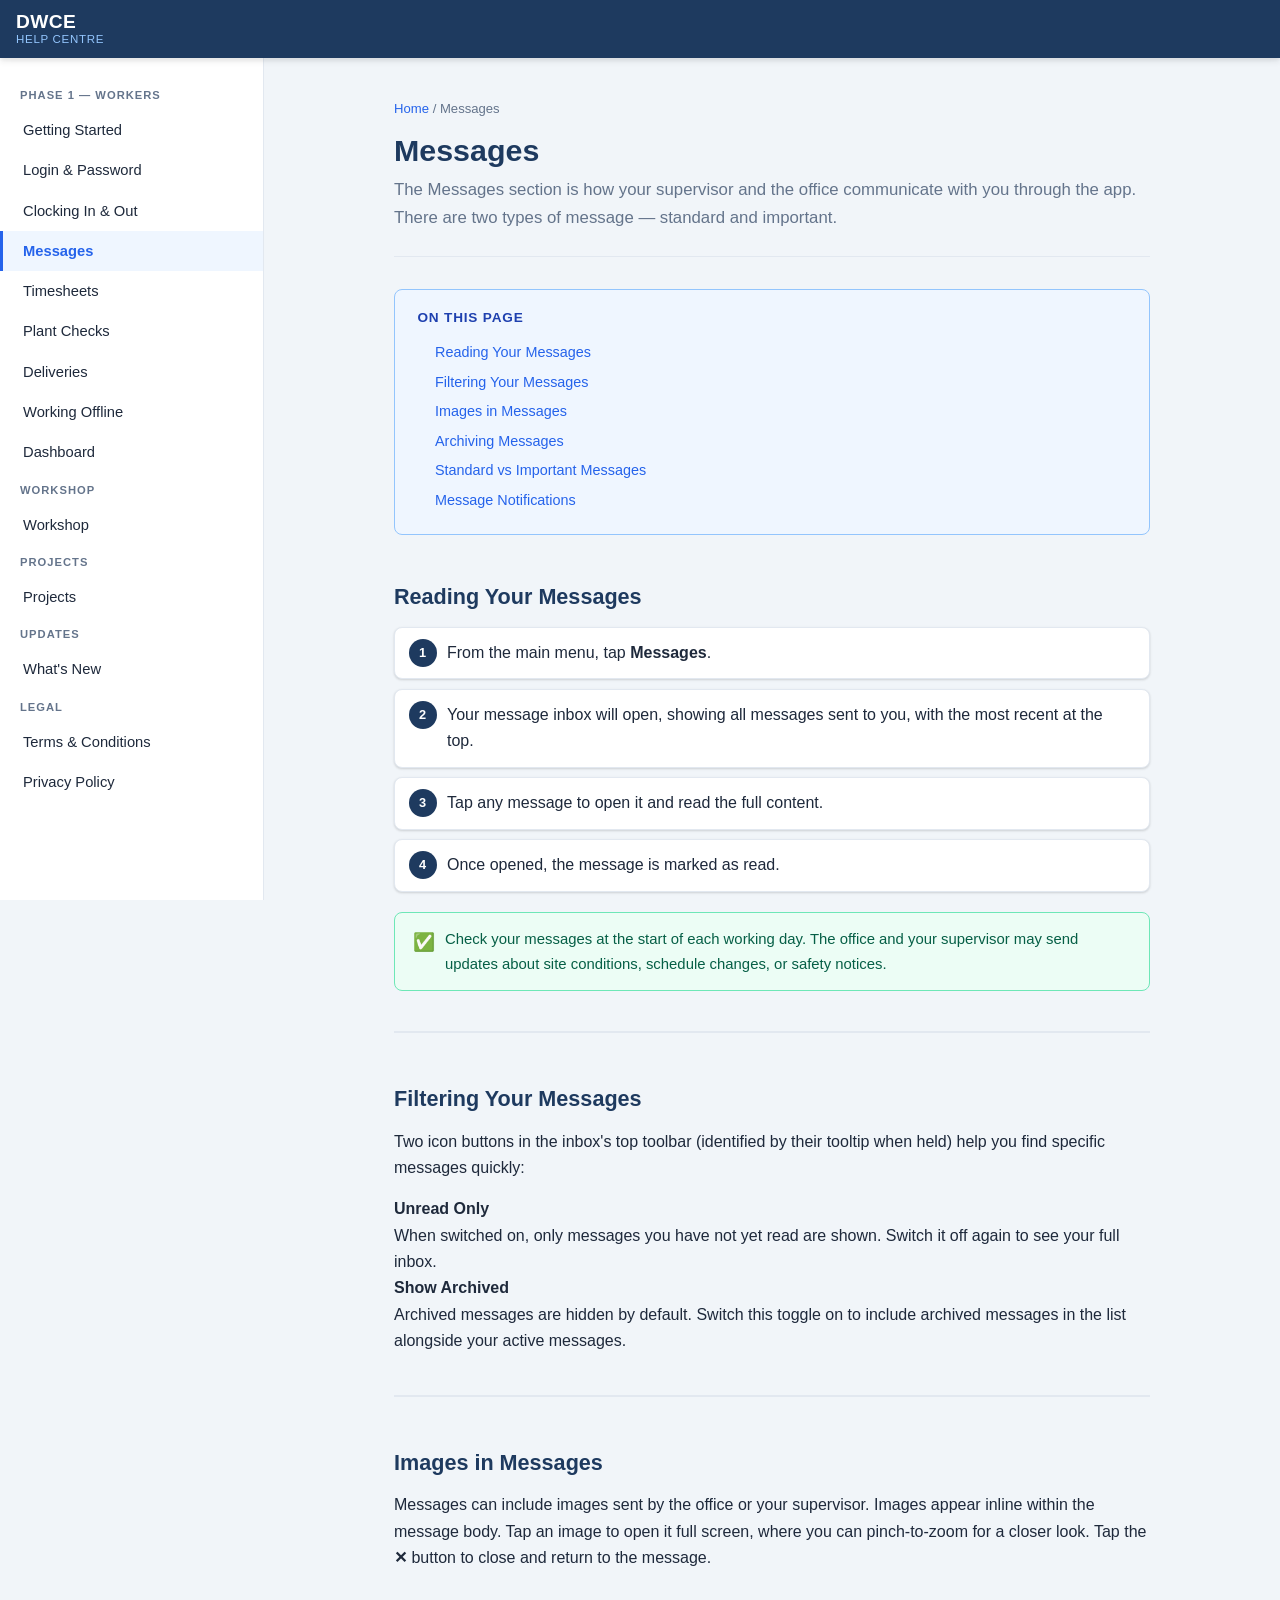
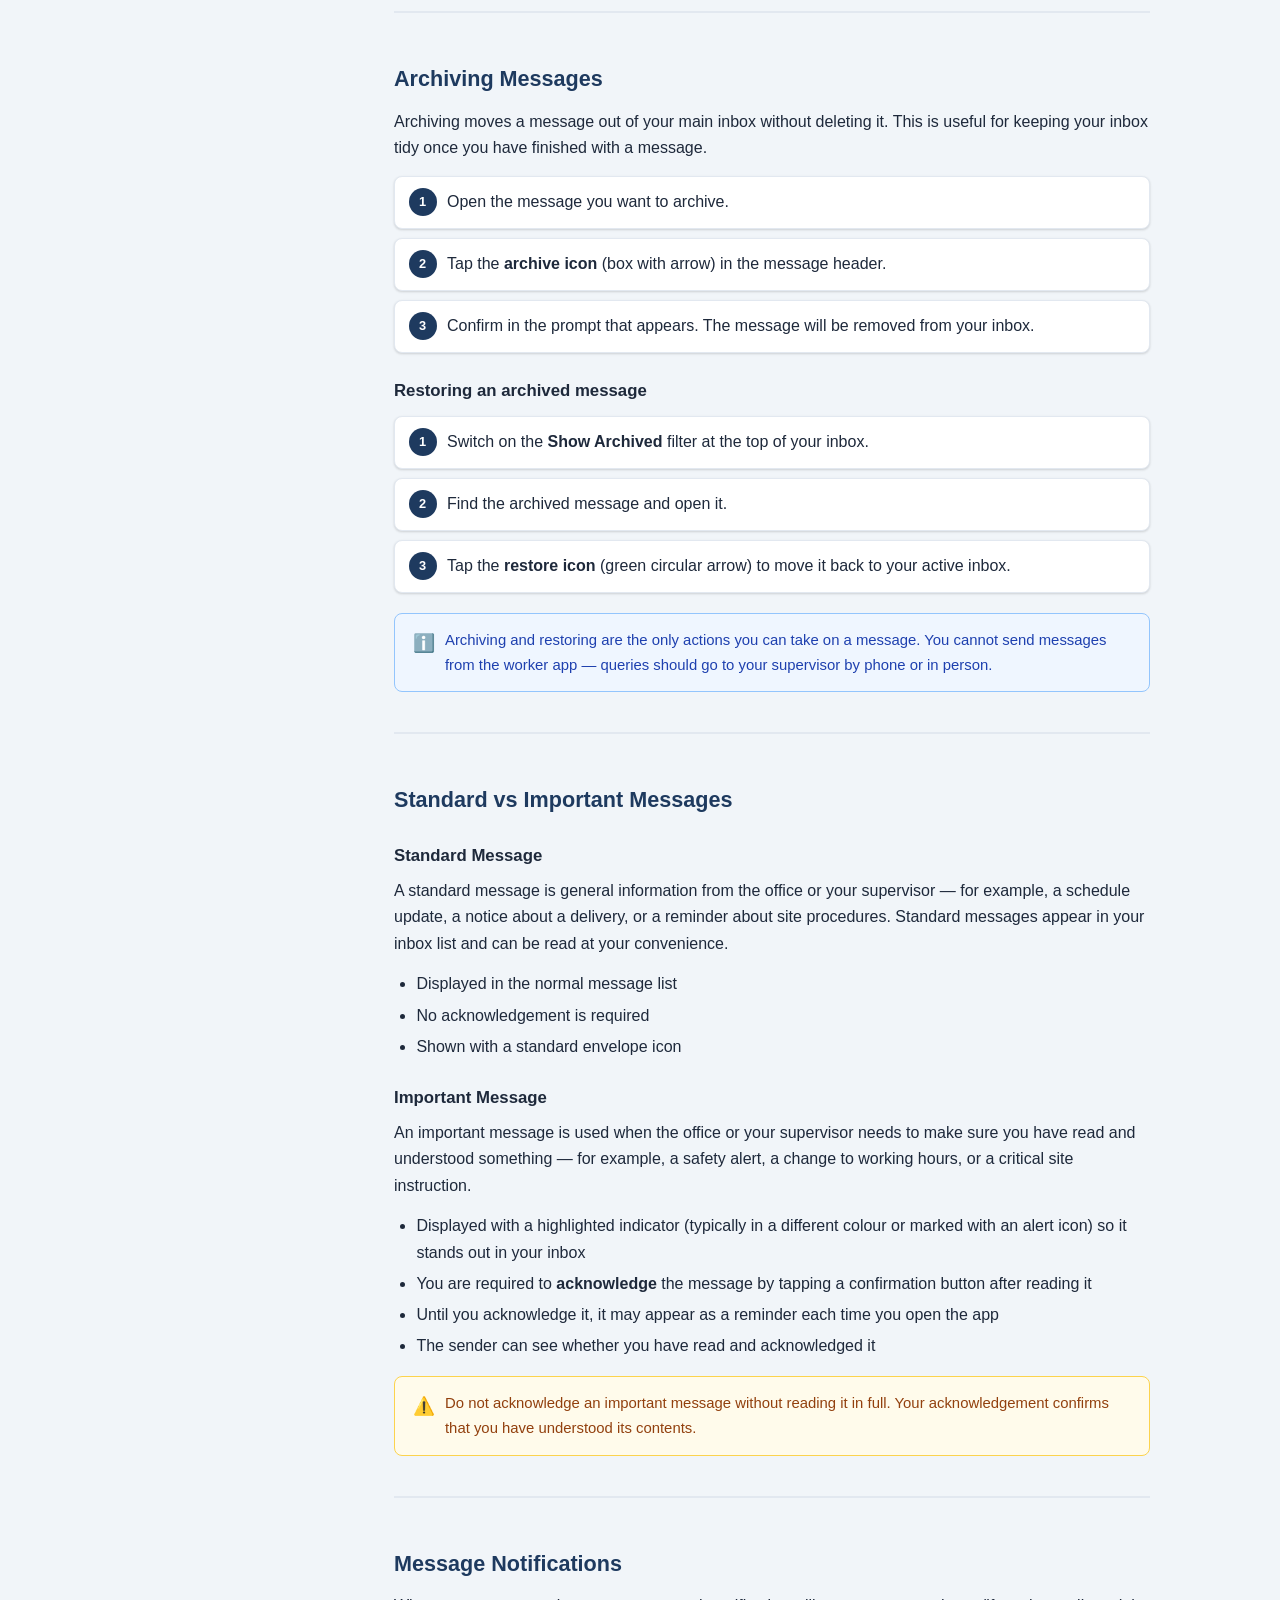
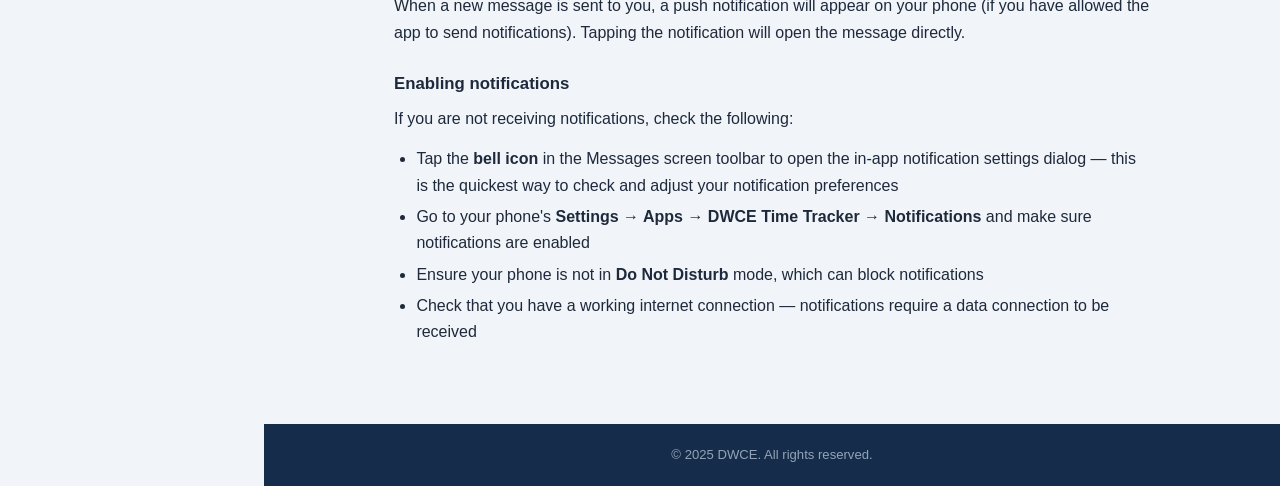
<file: messages.html>
<!DOCTYPE html>
<html lang="en">
<head>
  <meta charset="UTF-8">
  <meta name="viewport" content="width=device-width, initial-scale=1.0">
  <title>Messages | DWCE Help Centre</title>
  <link rel="stylesheet" href="style.css">
</head>
<body>

<header class="site-header">
  <div class="header-inner">
    <button class="menu-toggle" id="menuToggle" aria-label="Toggle navigation">
      <span></span><span></span><span></span>
    </button>
    <a href="index.html" class="logo">
      <span class="logo-text">DWCE</span>
      <span class="logo-sub">Help Centre</span>
    </a>
  </div>
</header>

<div class="sidebar-overlay" id="sidebarOverlay"></div>

<nav class="sidebar" id="sidebar">
  <div class="nav-label">Phase 1 — Workers</div>
  <a href="getting-started.html" class="nav-link">Getting Started</a>
  <a href="login.html"           class="nav-link">Login &amp; Password</a>
  <a href="clocking.html"        class="nav-link">Clocking In &amp; Out</a>
  <a href="messages.html"        class="nav-link">Messages</a>
  <a href="timesheets.html"      class="nav-link">Timesheets</a>
  <a href="plant-checks.html"    class="nav-link">Plant Checks</a>
  <a href="deliveries.html"      class="nav-link">Deliveries</a>
  <a href="offline.html"         class="nav-link">Working Offline</a>
  <a href="dashboard.html"       class="nav-link">Dashboard</a>
  <div class="nav-label">Workshop</div>
  <a href="workshop.html"        class="nav-link">Workshop</a>
  <div class="nav-label">Projects</div>
  <a href="projects.html"        class="nav-link">Projects</a>
  <div class="nav-label">Updates</div>
  <a href="whats-new.html"       class="nav-link">What's New</a>
  <div class="nav-label">Legal</div>
  <a href="terms.html"           class="nav-link">Terms &amp; Conditions</a>
  <a href="privacy.html"         class="nav-link">Privacy Policy</a>
</nav>

<main class="content">
  <div class="content-inner">

    <div class="breadcrumb"><a href="index.html">Home</a><span>Messages</span></div>
    <h1>Messages</h1>
    <p class="page-intro">The Messages section is how your supervisor and the office communicate with you through the app. There are two types of message — standard and important.</p>

    <div class="toc">
      <div class="toc-title">On this page</div>
      <ul>
        <li><a href="#reading-messages">Reading Your Messages</a></li>
        <li><a href="#filtering-messages">Filtering Your Messages</a></li>
        <li><a href="#images-in-messages">Images in Messages</a></li>
        <li><a href="#archiving-messages">Archiving Messages</a></li>
        <li><a href="#message-types">Standard vs Important Messages</a></li>
        <li><a href="#notifications">Message Notifications</a></li>
      </ul>
    </div>

    <!-- ── READING ────────────────────────────────────────────────── -->
    <h2 id="reading-messages">Reading Your Messages</h2>

    <ol class="steps">
      <li>From the main menu, tap <strong>Messages</strong>.</li>
      <li>Your message inbox will open, showing all messages sent to you, with the most recent at the top.</li>
      <li>Tap any message to open it and read the full content.</li>
      <li>Once opened, the message is marked as read.</li>
    </ol>

    <div class="tip">
      <span class="callout-icon">✅</span>
      <div class="callout-body">
        <p>Check your messages at the start of each working day. The office and your supervisor may send updates about site conditions, schedule changes, or safety notices.</p>
      </div>
    </div>

    <hr class="section-divider">

    <!-- ── FILTERING ────────────────────────────────────────────────── -->
    <h2 id="filtering-messages">Filtering Your Messages</h2>

    <p>Two icon buttons in the inbox's top toolbar (identified by their tooltip when held) help you find specific messages quickly:</p>

    <dl>
      <dt><strong>Unread Only</strong></dt>
      <dd>When switched on, only messages you have not yet read are shown. Switch it off again to see your full inbox.</dd>

      <dt><strong>Show Archived</strong></dt>
      <dd>Archived messages are hidden by default. Switch this toggle on to include archived messages in the list alongside your active messages.</dd>
    </dl>

    <hr class="section-divider">

    <!-- ── IMAGES ────────────────────────────────────────────────────── -->
    <h2 id="images-in-messages">Images in Messages</h2>

    <p>
      Messages can include images sent by the office or your supervisor. Images appear
      inline within the message body. Tap an image to open it full screen, where you can
      pinch-to-zoom for a closer look. Tap the <strong>✕</strong> button to close and
      return to the message.
    </p>

    <hr class="section-divider">

    <!-- ── ARCHIVING ─────────────────────────────────────────────────── -->
    <h2 id="archiving-messages">Archiving Messages</h2>

    <p>
      Archiving moves a message out of your main inbox without deleting it. This is useful
      for keeping your inbox tidy once you have finished with a message.
    </p>

    <ol class="steps">
      <li>Open the message you want to archive.</li>
      <li>Tap the <strong>archive icon</strong> (box with arrow) in the message header.</li>
      <li>Confirm in the prompt that appears. The message will be removed from your inbox.</li>
    </ol>

    <h3>Restoring an archived message</h3>
    <ol class="steps">
      <li>Switch on the <strong>Show Archived</strong> filter at the top of your inbox.</li>
      <li>Find the archived message and open it.</li>
      <li>Tap the <strong>restore icon</strong> (green circular arrow) to move it back to your active inbox.</li>
    </ol>

    <div class="info">
      <span class="callout-icon">ℹ️</span>
      <div class="callout-body">
        <p>Archiving and restoring are the only actions you can take on a message. You cannot send messages from the worker app — queries should go to your supervisor by phone or in person.</p>
      </div>
    </div>

    <hr class="section-divider">

    <!-- ── MESSAGE TYPES ─────────────────────────────────────────── -->
    <h2 id="message-types">Standard vs Important Messages</h2>

    <h3>Standard Message</h3>
    <p>
      A standard message is general information from the office or your supervisor — for example,
      a schedule update, a notice about a delivery, or a reminder about site procedures. Standard
      messages appear in your inbox list and can be read at your convenience.
    </p>
    <ul>
      <li>Displayed in the normal message list</li>
      <li>No acknowledgement is required</li>
      <li>Shown with a standard envelope icon</li>
    </ul>

    <h3>Important Message</h3>
    <p>
      An important message is used when the office or your supervisor needs to make sure you have
      read and understood something — for example, a safety alert, a change to working hours, or
      a critical site instruction.
    </p>
    <ul>
      <li>Displayed with a highlighted indicator (typically in a different colour or marked with an alert icon) so it stands out in your inbox</li>
      <li>You are required to <strong>acknowledge</strong> the message by tapping a confirmation button after reading it</li>
      <li>Until you acknowledge it, it may appear as a reminder each time you open the app</li>
      <li>The sender can see whether you have read and acknowledged it</li>
    </ul>

    <div class="warning">
      <span class="callout-icon">⚠️</span>
      <div class="callout-body">
        <p>Do not acknowledge an important message without reading it in full. Your acknowledgement confirms that you have understood its contents.</p>
      </div>
    </div>

    <hr class="section-divider">

    <!-- ── NOTIFICATIONS ──────────────────────────────────────────── -->
    <h2 id="notifications">Message Notifications</h2>

    <p>
      When a new message is sent to you, a push notification will appear on your phone
      (if you have allowed the app to send notifications). Tapping the notification will
      open the message directly.
    </p>

    <h3>Enabling notifications</h3>
    <p>If you are not receiving notifications, check the following:</p>
    <ul>
      <li>Tap the <strong>bell icon</strong> in the Messages screen toolbar to open the in-app notification settings dialog — this is the quickest way to check and adjust your notification preferences</li>
      <li>Go to your phone's <strong>Settings → Apps → DWCE Time Tracker → Notifications</strong> and make sure notifications are enabled</li>
      <li>Ensure your phone is not in <strong>Do Not Disturb</strong> mode, which can block notifications</li>
      <li>Check that you have a working internet connection — notifications require a data connection to be received</li>
    </ul>


  </div>
</main>

<footer class="site-footer">
  &copy; 2025 DWCE. All rights reserved.
</footer>

<script src="nav.js"></script>
</body>
</html>
</file>
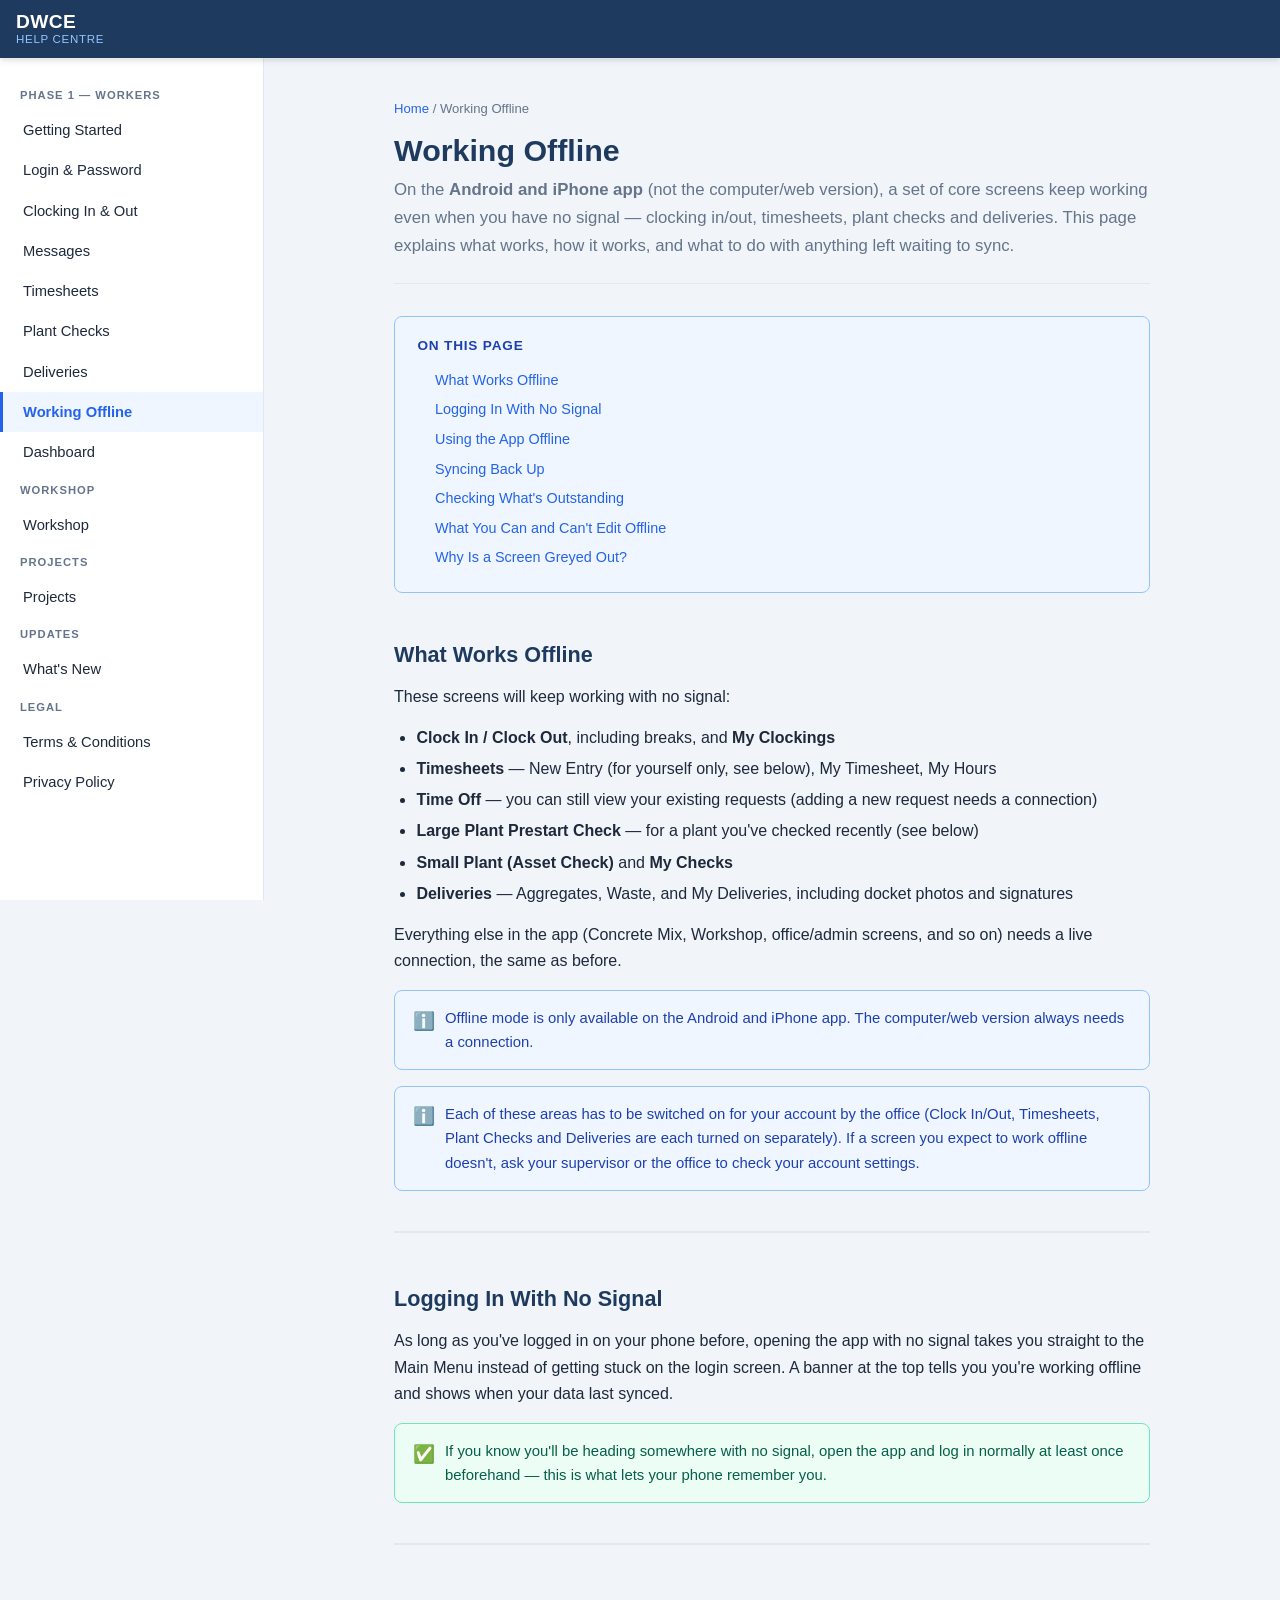
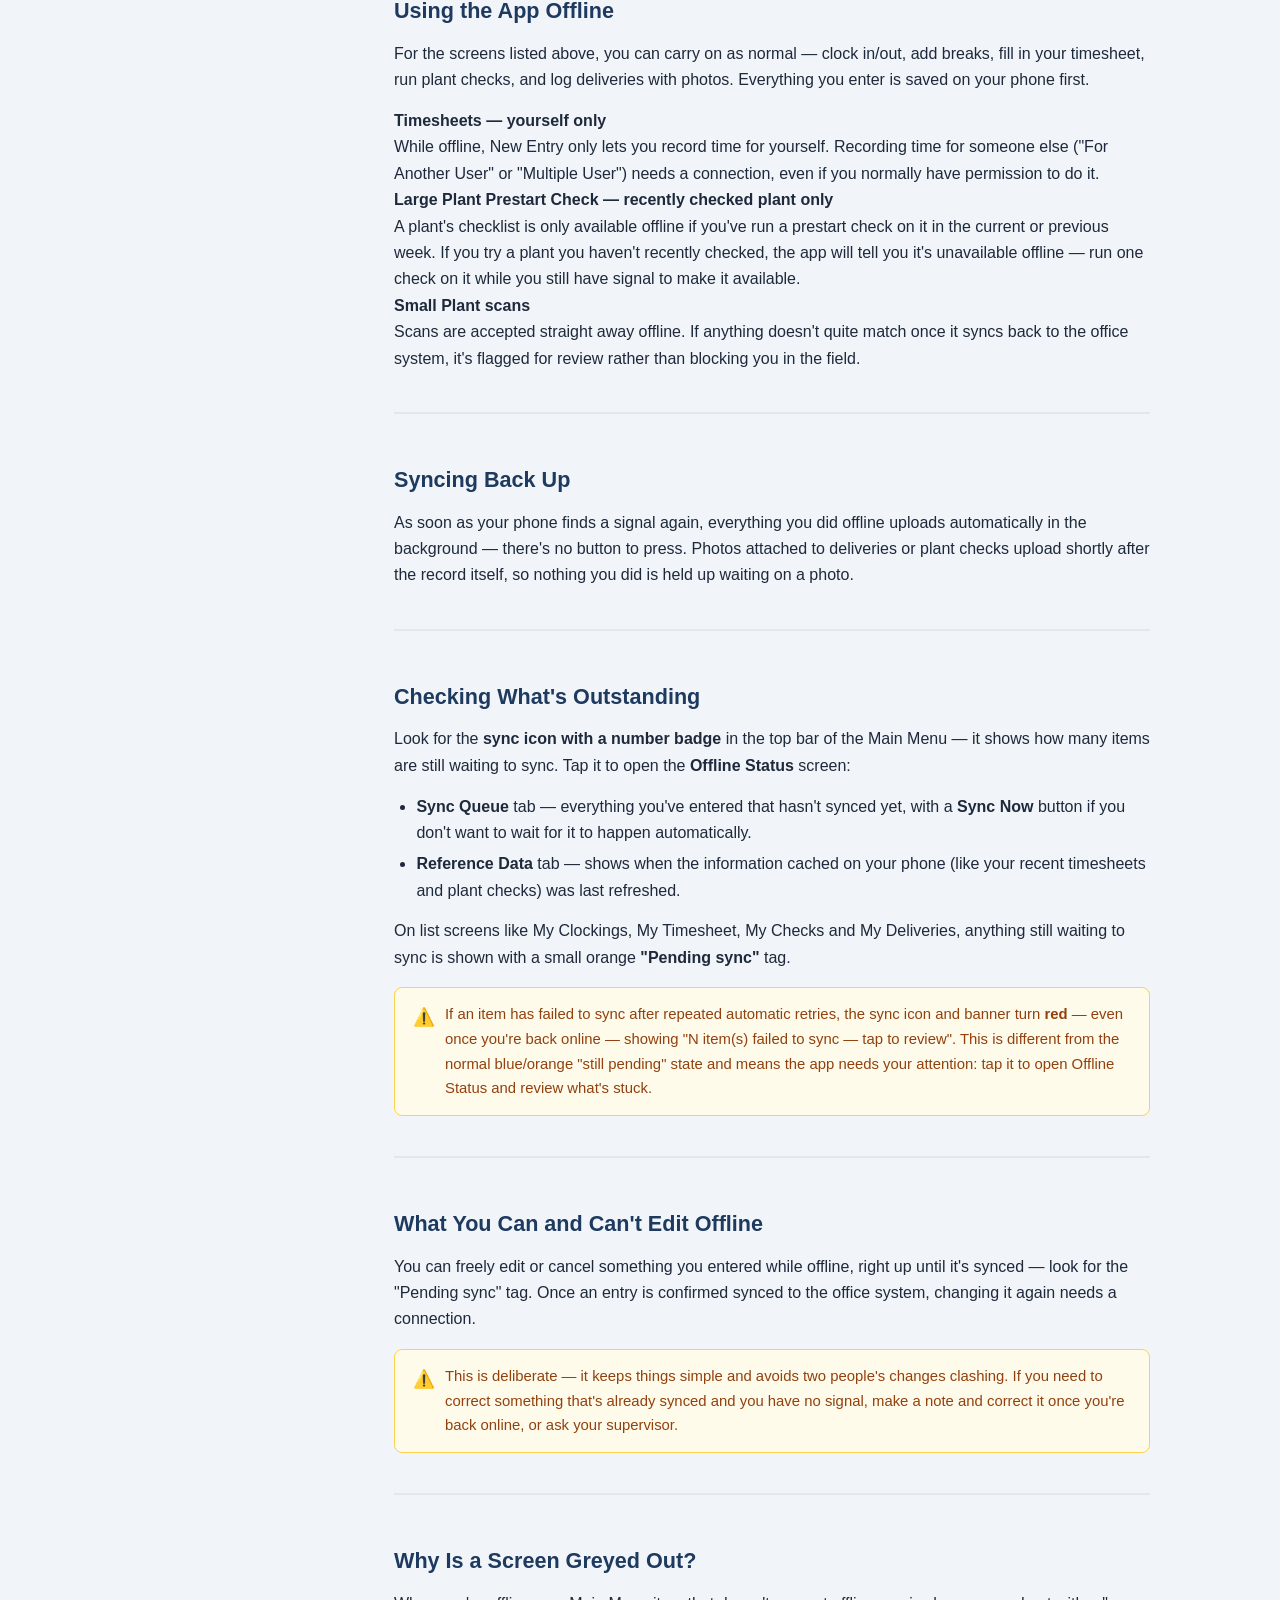
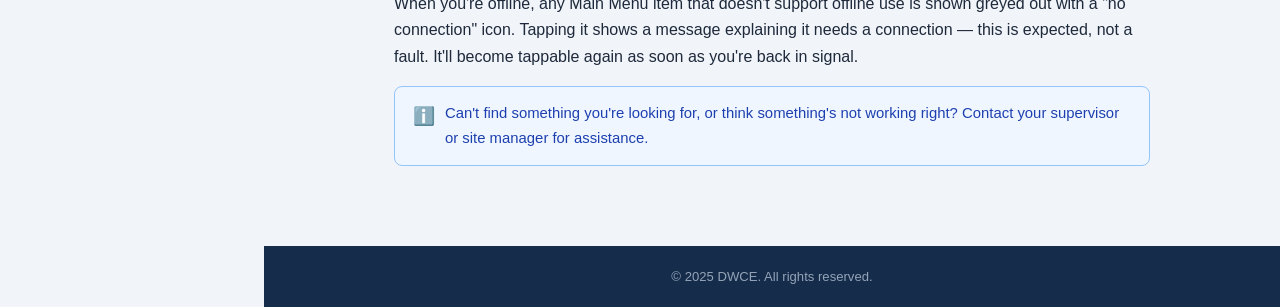
<file: offline.html>
<!DOCTYPE html>
<html lang="en">
<head>
  <meta charset="UTF-8">
  <meta name="viewport" content="width=device-width, initial-scale=1.0">
  <title>Working Offline | DWCE Help Centre</title>
  <link rel="stylesheet" href="style.css">
</head>
<body>

<header class="site-header">
  <div class="header-inner">
    <button class="menu-toggle" id="menuToggle" aria-label="Toggle navigation">
      <span></span><span></span><span></span>
    </button>
    <a href="index.html" class="logo">
      <span class="logo-text">DWCE</span>
      <span class="logo-sub">Help Centre</span>
    </a>
  </div>
</header>

<div class="sidebar-overlay" id="sidebarOverlay"></div>

<nav class="sidebar" id="sidebar">
  <div class="nav-label">Phase 1 — Workers</div>
  <a href="getting-started.html" class="nav-link">Getting Started</a>
  <a href="login.html"           class="nav-link">Login &amp; Password</a>
  <a href="clocking.html"        class="nav-link">Clocking In &amp; Out</a>
  <a href="messages.html"        class="nav-link">Messages</a>
  <a href="timesheets.html"      class="nav-link">Timesheets</a>
  <a href="plant-checks.html"    class="nav-link">Plant Checks</a>
  <a href="deliveries.html"      class="nav-link">Deliveries</a>
  <a href="offline.html"         class="nav-link">Working Offline</a>
  <a href="dashboard.html"       class="nav-link">Dashboard</a>
  <div class="nav-label">Workshop</div>
  <a href="workshop.html"        class="nav-link">Workshop</a>
  <div class="nav-label">Projects</div>
  <a href="projects.html"        class="nav-link">Projects</a>
  <div class="nav-label">Updates</div>
  <a href="whats-new.html"       class="nav-link">What's New</a>
  <div class="nav-label">Legal</div>
  <a href="terms.html"           class="nav-link">Terms &amp; Conditions</a>
  <a href="privacy.html"         class="nav-link">Privacy Policy</a>
</nav>

<main class="content">
  <div class="content-inner">

    <div class="breadcrumb"><a href="index.html">Home</a><span>Working Offline</span></div>
    <h1>Working Offline</h1>
    <p class="page-intro">
      On the <strong>Android and iPhone app</strong> (not the computer/web version), a set of core
      screens keep working even when you have no signal — clocking in/out, timesheets, plant
      checks and deliveries. This page explains what works, how it works, and what to do with
      anything left waiting to sync.
    </p>

    <div class="toc">
      <div class="toc-title">On this page</div>
      <ul>
        <li><a href="#what-works">What Works Offline</a></li>
        <li><a href="#logging-in">Logging In With No Signal</a></li>
        <li><a href="#using-offline">Using the App Offline</a></li>
        <li><a href="#syncing-back-up">Syncing Back Up</a></li>
        <li><a href="#checking-outstanding">Checking What's Outstanding</a></li>
        <li><a href="#editing-offline">What You Can and Can't Edit Offline</a></li>
        <li><a href="#greyed-out">Why Is a Screen Greyed Out?</a></li>
      </ul>
    </div>

    <!-- ── WHAT WORKS OFFLINE ────────────────────────────────────────── -->
    <h2 id="what-works">What Works Offline</h2>

    <p>These screens will keep working with no signal:</p>

    <ul>
      <li><strong>Clock In / Clock Out</strong>, including breaks, and <strong>My Clockings</strong></li>
      <li><strong>Timesheets</strong> — New Entry (for yourself only, see below), My Timesheet, My Hours</li>
      <li><strong>Time Off</strong> — you can still view your existing requests (adding a new request needs a connection)</li>
      <li><strong>Large Plant Prestart Check</strong> — for a plant you've checked recently (see below)</li>
      <li><strong>Small Plant (Asset Check)</strong> and <strong>My Checks</strong></li>
      <li><strong>Deliveries</strong> — Aggregates, Waste, and My Deliveries, including docket photos and signatures</li>
    </ul>

    <p>Everything else in the app (Concrete Mix, Workshop, office/admin screens, and so on) needs a
      live connection, the same as before.</p>

    <div class="info">
      <span class="callout-icon">ℹ️</span>
      <div class="callout-body">
        <p>Offline mode is only available on the Android and iPhone app. The computer/web version
          always needs a connection.</p>
      </div>
    </div>

    <div class="info">
      <span class="callout-icon">ℹ️</span>
      <div class="callout-body">
        <p>Each of these areas has to be switched on for your account by the office (Clock In/Out,
          Timesheets, Plant Checks and Deliveries are each turned on separately). If a screen you
          expect to work offline doesn't, ask your supervisor or the office to check your account
          settings.</p>
      </div>
    </div>

    <hr class="section-divider">

    <!-- ── LOGGING IN ─────────────────────────────────────────────────── -->
    <h2 id="logging-in">Logging In With No Signal</h2>

    <p>
      As long as you've logged in on your phone before, opening the app with no signal takes you
      straight to the Main Menu instead of getting stuck on the login screen. A banner at the top
      tells you you're working offline and shows when your data last synced.
    </p>

    <div class="tip">
      <span class="callout-icon">✅</span>
      <div class="callout-body">
        <p>If you know you'll be heading somewhere with no signal, open the app and log in
          normally at least once beforehand — this is what lets your phone remember you.</p>
      </div>
    </div>

    <hr class="section-divider">

    <!-- ── USING OFFLINE ─────────────────────────────────────────────── -->
    <h2 id="using-offline">Using the App Offline</h2>

    <p>
      For the screens listed above, you can carry on as normal — clock in/out, add breaks, fill in
      your timesheet, run plant checks, and log deliveries with photos. Everything you enter is
      saved on your phone first.
    </p>

    <dl>
      <dt><strong>Timesheets — yourself only</strong></dt>
      <dd>While offline, New Entry only lets you record time for yourself. Recording time for
        someone else ("For Another User" or "Multiple User") needs a connection, even if you
        normally have permission to do it.</dd>

      <dt><strong>Large Plant Prestart Check — recently checked plant only</strong></dt>
      <dd>A plant's checklist is only available offline if you've run a prestart check on it in the
        current or previous week. If you try a plant you haven't recently checked, the app will
        tell you it's unavailable offline — run one check on it while you still have signal to
        make it available.</dd>

      <dt><strong>Small Plant scans</strong></dt>
      <dd>Scans are accepted straight away offline. If anything doesn't quite match once it syncs
        back to the office system, it's flagged for review rather than blocking you in the
        field.</dd>
    </dl>

    <hr class="section-divider">

    <!-- ── SYNCING ────────────────────────────────────────────────────── -->
    <h2 id="syncing-back-up">Syncing Back Up</h2>

    <p>
      As soon as your phone finds a signal again, everything you did offline uploads automatically
      in the background — there's no button to press. Photos attached to deliveries or plant
      checks upload shortly after the record itself, so nothing you did is held up waiting on a
      photo.
    </p>

    <hr class="section-divider">

    <!-- ── CHECKING OUTSTANDING ──────────────────────────────────────── -->
    <h2 id="checking-outstanding">Checking What's Outstanding</h2>

    <p>
      Look for the <strong>sync icon with a number badge</strong> in the top bar of the Main Menu —
      it shows how many items are still waiting to sync. Tap it to open the
      <strong>Offline Status</strong> screen:
    </p>

    <ul>
      <li><strong>Sync Queue</strong> tab — everything you've entered that hasn't synced yet, with
        a <strong>Sync Now</strong> button if you don't want to wait for it to happen
        automatically.</li>
      <li><strong>Reference Data</strong> tab — shows when the information cached on your phone
        (like your recent timesheets and plant checks) was last refreshed.</li>
    </ul>

    <p>
      On list screens like My Clockings, My Timesheet, My Checks and My Deliveries, anything still
      waiting to sync is shown with a small orange <strong>"Pending sync"</strong> tag.
    </p>

    <div class="warning">
      <span class="callout-icon">⚠️</span>
      <div class="callout-body">
        <p>If an item has failed to sync after repeated automatic retries, the sync icon and banner
          turn <strong>red</strong> — even once you're back online — showing "N item(s) failed to
          sync — tap to review". This is different from the normal blue/orange "still pending"
          state and means the app needs your attention: tap it to open Offline Status and review
          what's stuck.</p>
      </div>
    </div>

    <hr class="section-divider">

    <!-- ── EDITING OFFLINE ────────────────────────────────────────────── -->
    <h2 id="editing-offline">What You Can and Can't Edit Offline</h2>

    <p>
      You can freely edit or cancel something you entered while offline, right up until it's
      synced — look for the "Pending sync" tag. Once an entry is confirmed synced to the office
      system, changing it again needs a connection.
    </p>

    <div class="warning">
      <span class="callout-icon">⚠️</span>
      <div class="callout-body">
        <p>This is deliberate — it keeps things simple and avoids two people's changes clashing.
          If you need to correct something that's already synced and you have no signal, make a
          note and correct it once you're back online, or ask your supervisor.</p>
      </div>
    </div>

    <hr class="section-divider">

    <!-- ── GREYED OUT ─────────────────────────────────────────────────── -->
    <h2 id="greyed-out">Why Is a Screen Greyed Out?</h2>

    <p>
      When you're offline, any Main Menu item that doesn't support offline use is shown greyed out
      with a "no connection" icon. Tapping it shows a message explaining it needs a connection —
      this is expected, not a fault. It'll become tappable again as soon as you're back in
      signal.
    </p>

    <div class="info">
      <span class="callout-icon">ℹ️</span>
      <div class="callout-body">
        <p>Can't find something you're looking for, or think something's not working right?
          Contact your supervisor or site manager for assistance.</p>
      </div>
    </div>

  </div>
</main>

<footer class="site-footer">
  &copy; 2025 DWCE. All rights reserved.
</footer>

<script src="nav.js"></script>
</body>
</html>
</file>
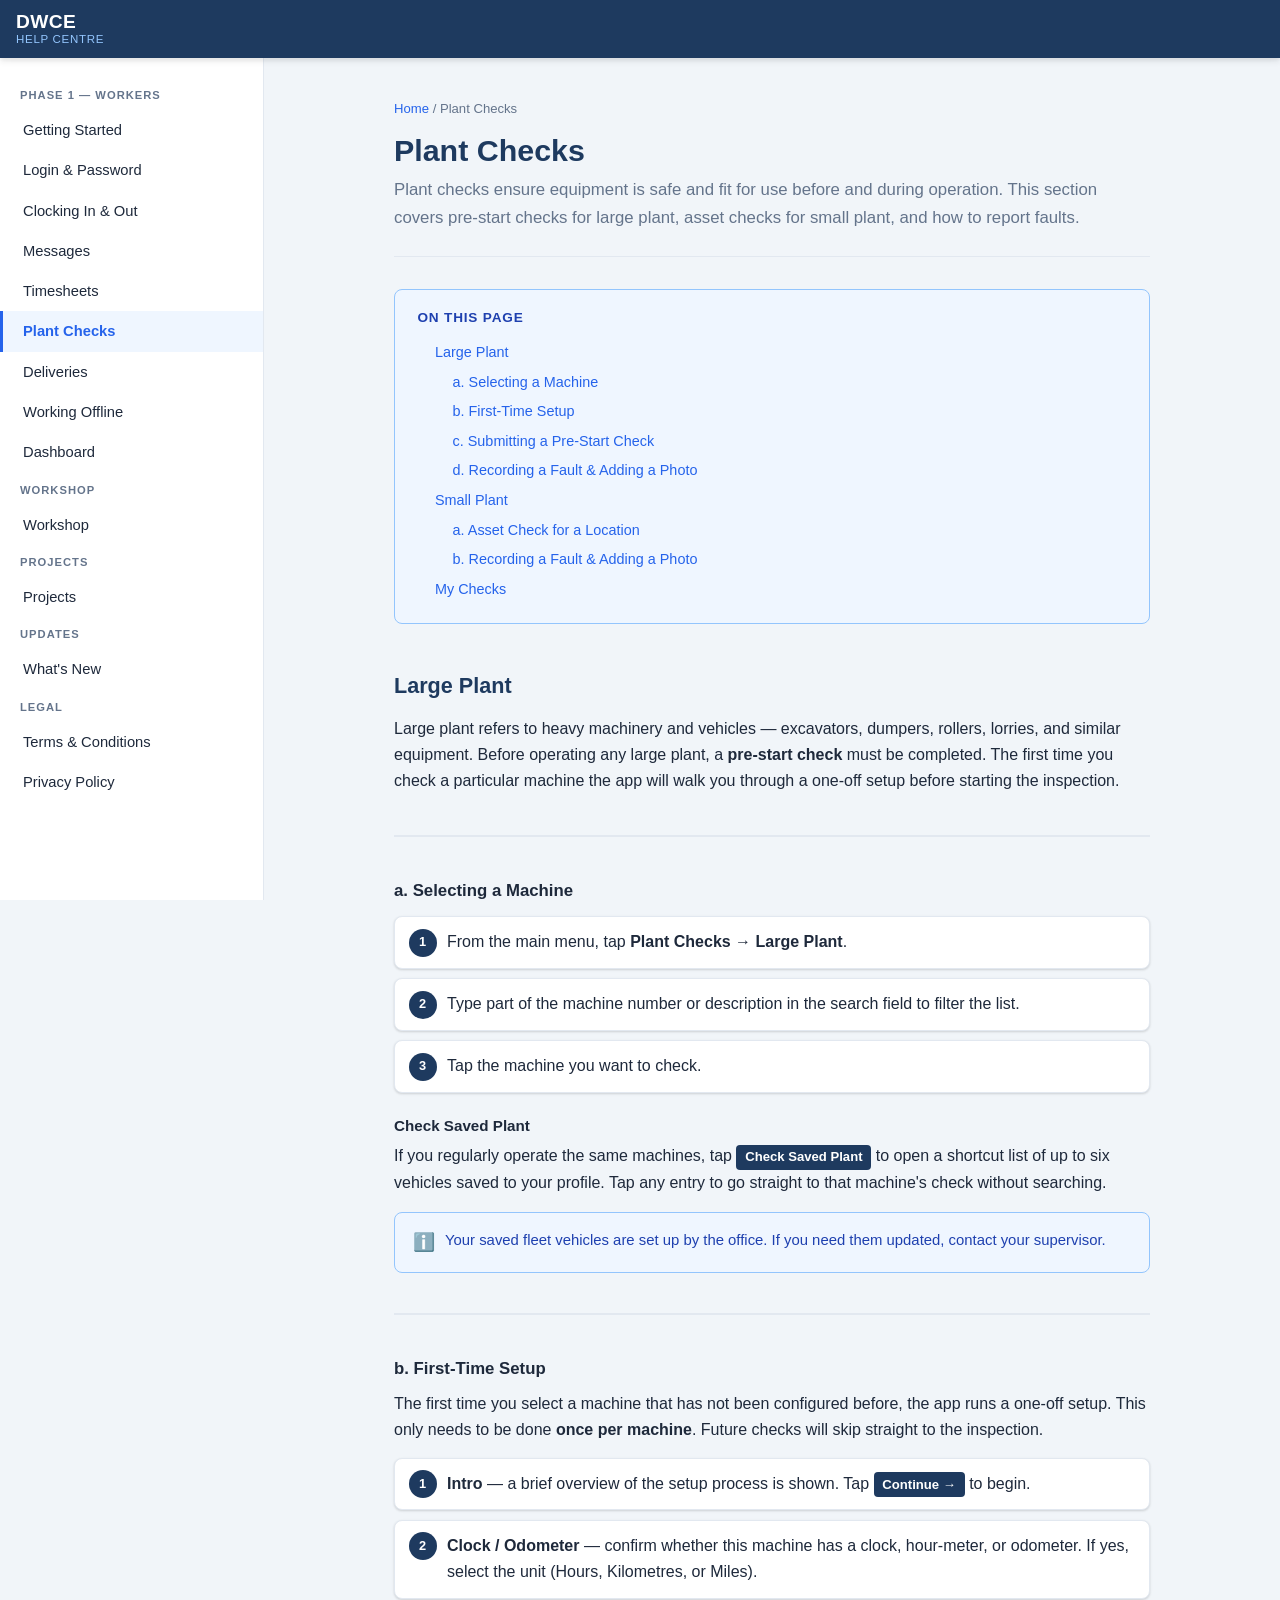
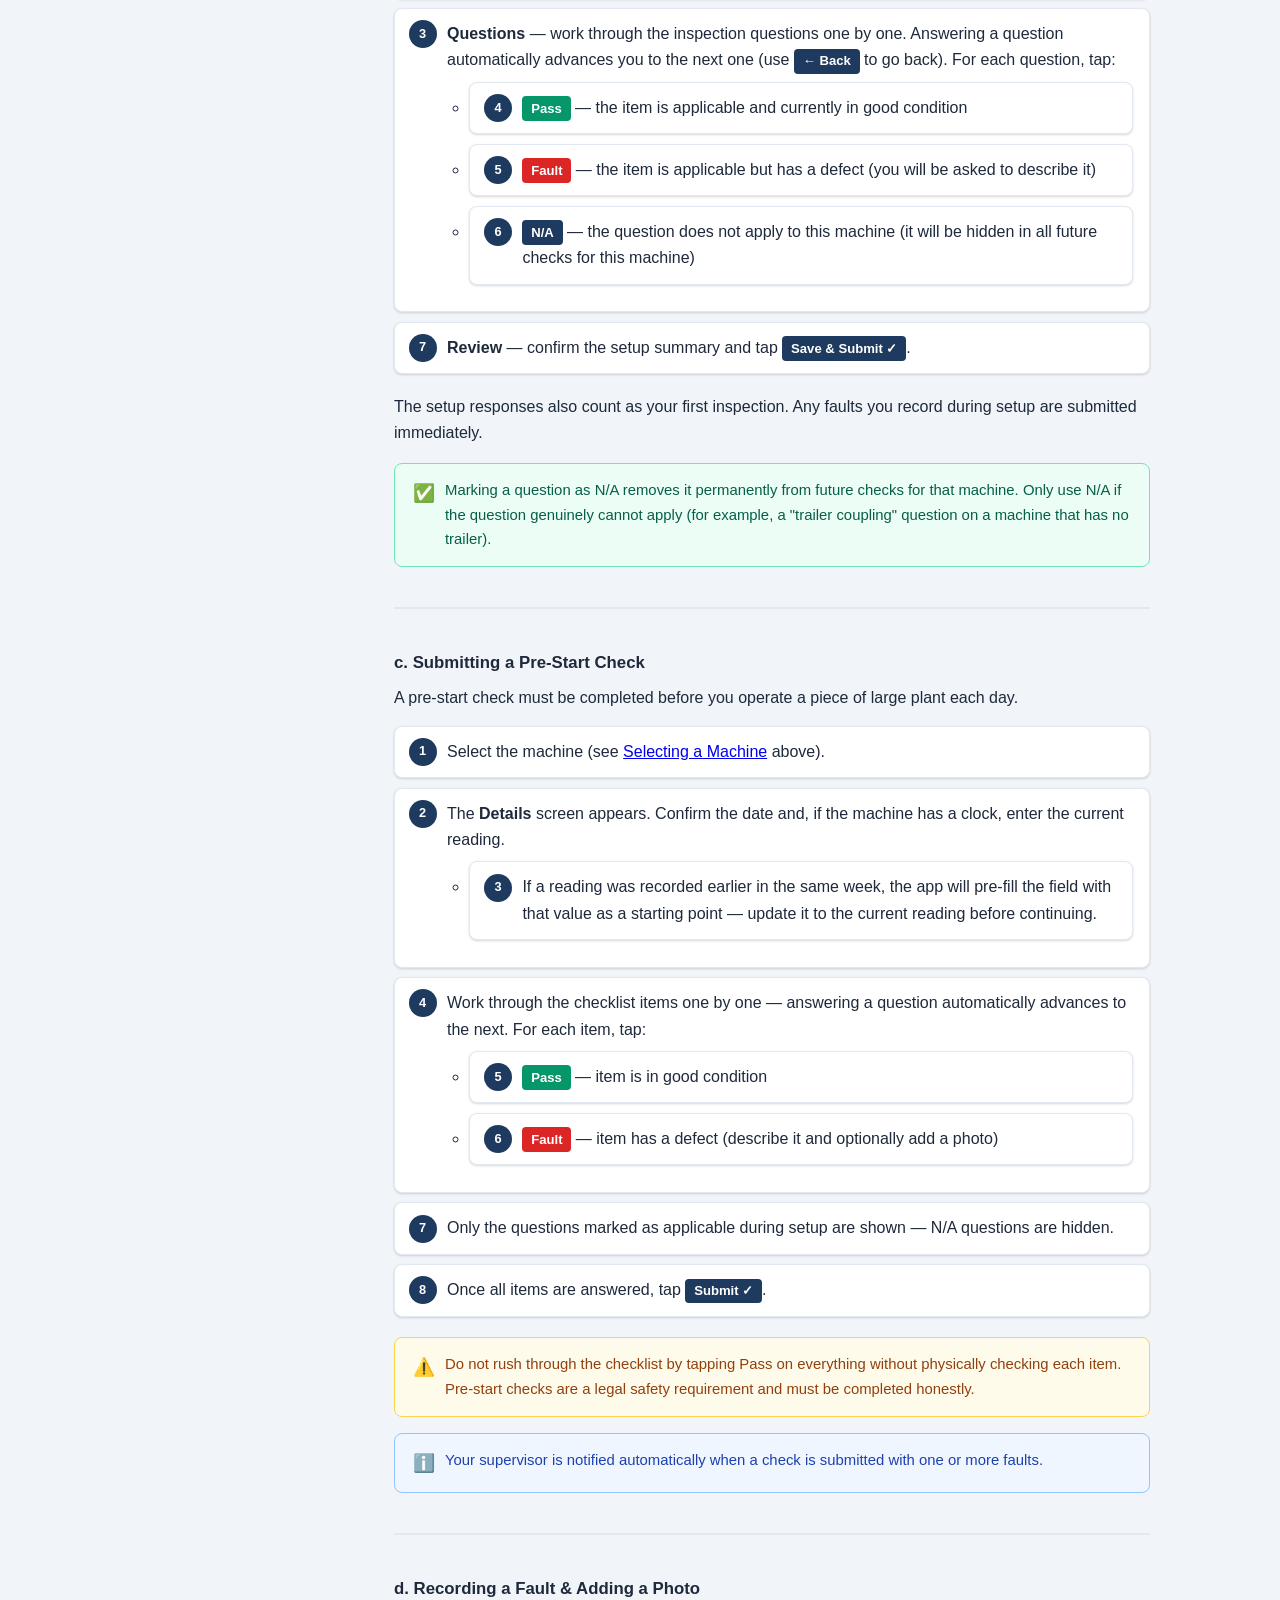
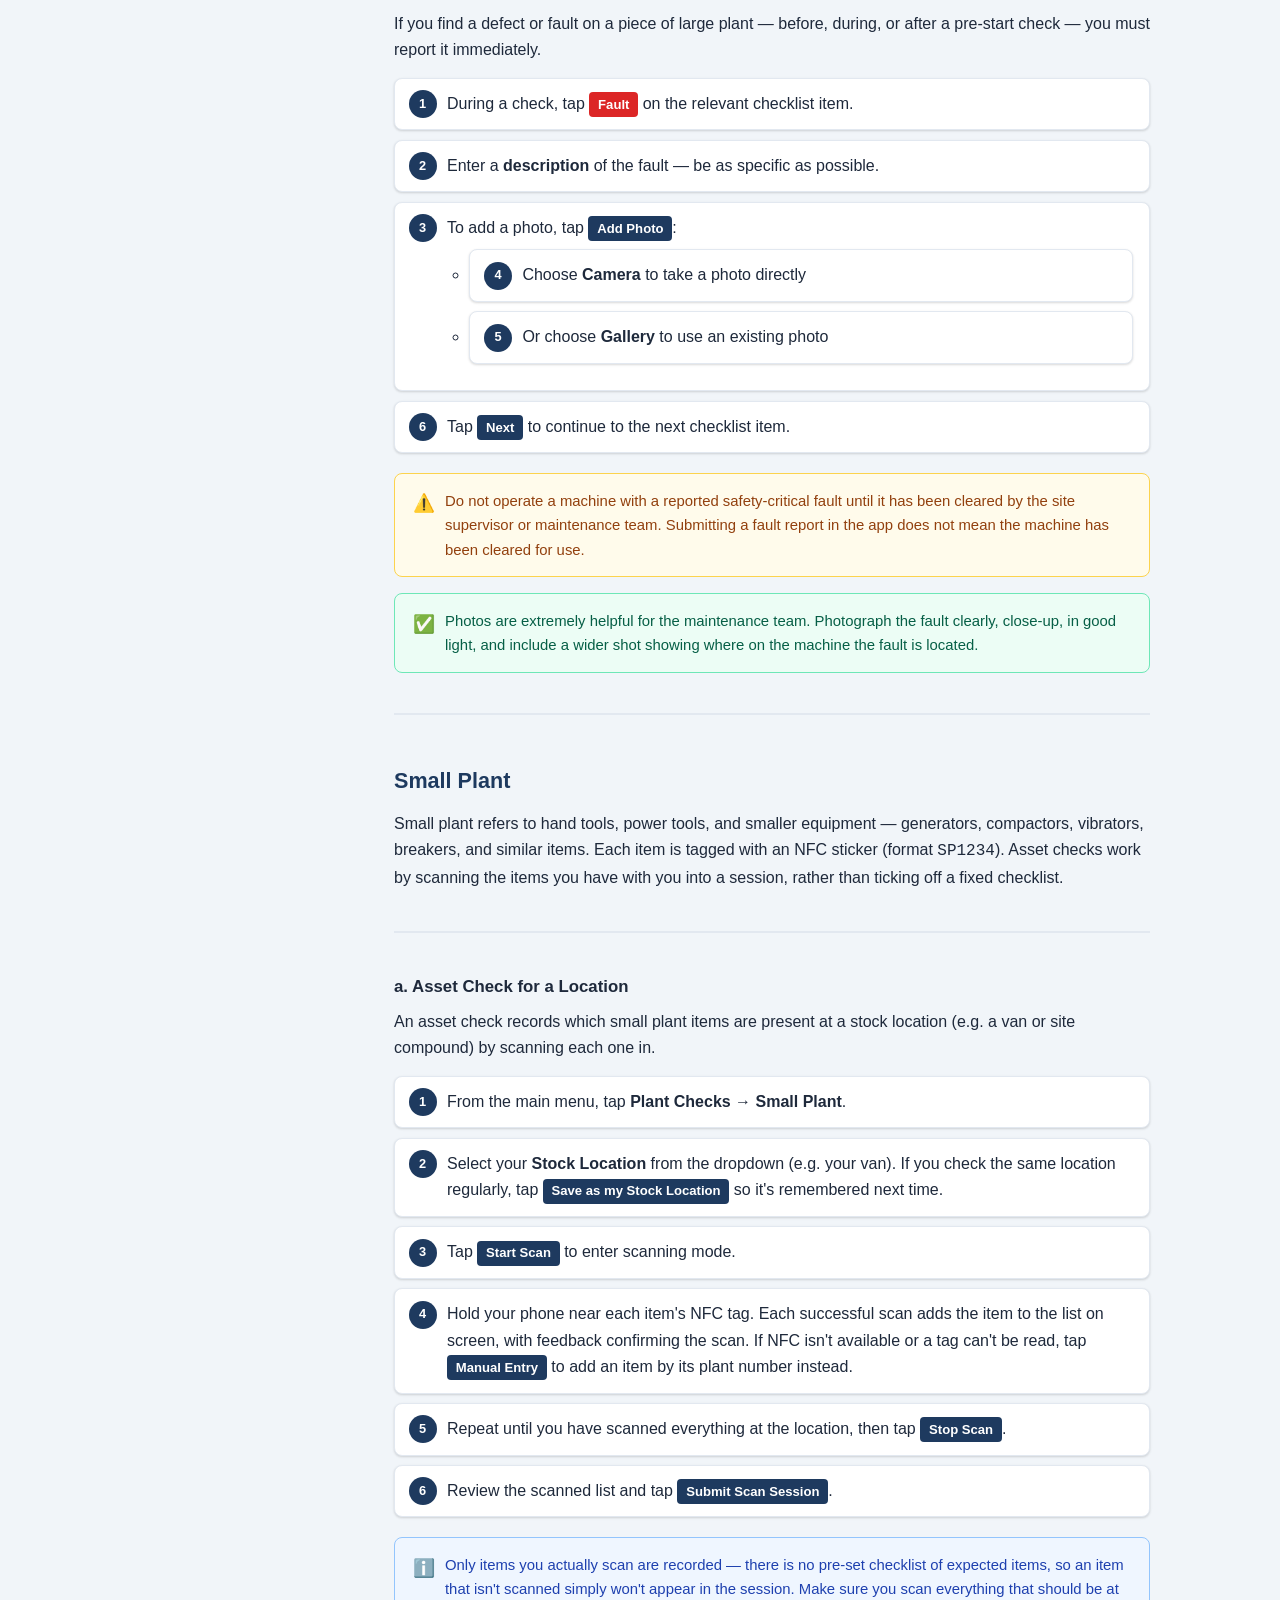
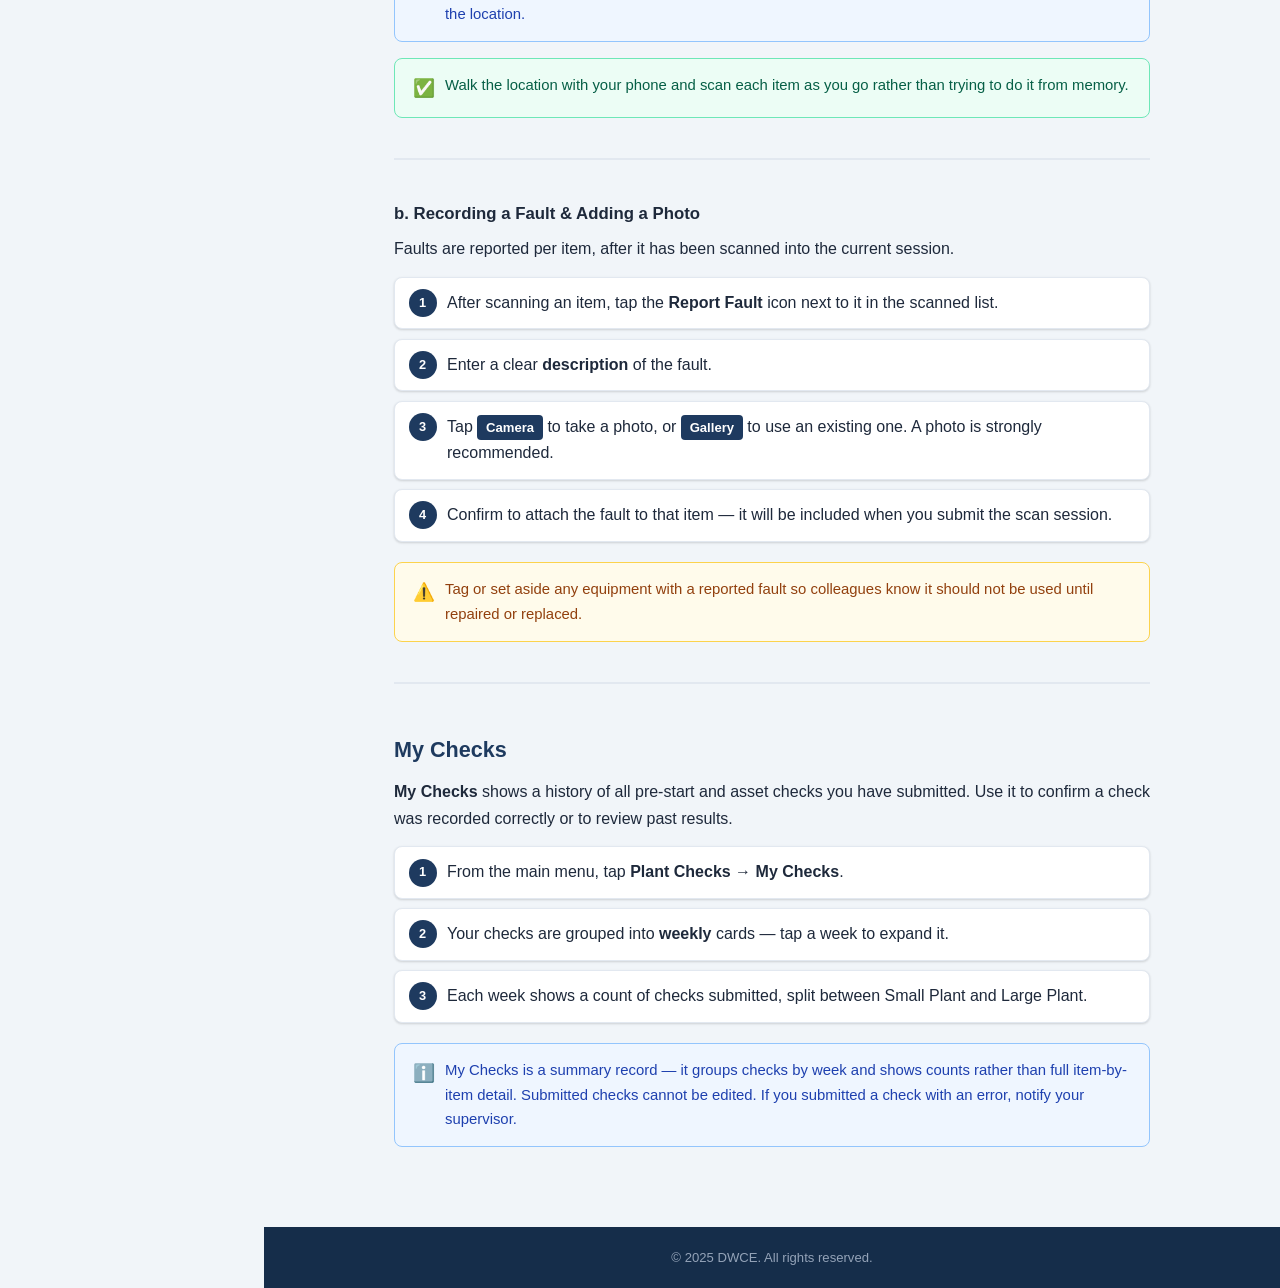
<file: plant-checks.html>
<!DOCTYPE html>
<html lang="en">
<head>
  <meta charset="UTF-8">
  <meta name="viewport" content="width=device-width, initial-scale=1.0">
  <title>Plant Checks | DWCE Help Centre</title>
  <link rel="stylesheet" href="style.css">
</head>
<body>

<header class="site-header">
  <div class="header-inner">
    <button class="menu-toggle" id="menuToggle" aria-label="Toggle navigation">
      <span></span><span></span><span></span>
    </button>
    <a href="index.html" class="logo">
      <span class="logo-text">DWCE</span>
      <span class="logo-sub">Help Centre</span>
    </a>
  </div>
</header>

<div class="sidebar-overlay" id="sidebarOverlay"></div>

<nav class="sidebar" id="sidebar">
  <div class="nav-label">Phase 1 — Workers</div>
  <a href="getting-started.html" class="nav-link">Getting Started</a>
  <a href="login.html"           class="nav-link">Login &amp; Password</a>
  <a href="clocking.html"        class="nav-link">Clocking In &amp; Out</a>
  <a href="messages.html"        class="nav-link">Messages</a>
  <a href="timesheets.html"      class="nav-link">Timesheets</a>
  <a href="plant-checks.html"    class="nav-link">Plant Checks</a>
  <a href="deliveries.html"      class="nav-link">Deliveries</a>
  <a href="offline.html"         class="nav-link">Working Offline</a>
  <a href="dashboard.html"       class="nav-link">Dashboard</a>
  <div class="nav-label">Workshop</div>
  <a href="workshop.html"        class="nav-link">Workshop</a>
  <div class="nav-label">Projects</div>
  <a href="projects.html"        class="nav-link">Projects</a>
  <div class="nav-label">Updates</div>
  <a href="whats-new.html"       class="nav-link">What's New</a>
  <div class="nav-label">Legal</div>
  <a href="terms.html"           class="nav-link">Terms &amp; Conditions</a>
  <a href="privacy.html"         class="nav-link">Privacy Policy</a>
</nav>

<main class="content">
  <div class="content-inner">

    <div class="breadcrumb"><a href="index.html">Home</a><span>Plant Checks</span></div>
    <h1>Plant Checks</h1>
    <p class="page-intro">Plant checks ensure equipment is safe and fit for use before and during operation. This section covers pre-start checks for large plant, asset checks for small plant, and how to report faults.</p>

    <div class="toc">
      <div class="toc-title">On this page</div>
      <ul>
        <li><a href="#large-plant">Large Plant</a>
          <ul>
            <li><a href="#large-plant-select">a. Selecting a Machine</a></li>
            <li><a href="#large-plant-config">b. First-Time Setup</a></li>
            <li><a href="#large-plant-prestart">c. Submitting a Pre-Start Check</a></li>
            <li><a href="#large-plant-fault">d. Recording a Fault &amp; Adding a Photo</a></li>
          </ul>
        </li>
        <li><a href="#small-plant">Small Plant</a>
          <ul>
            <li><a href="#asset-check">a. Asset Check for a Location</a></li>
            <li><a href="#small-plant-fault">b. Recording a Fault &amp; Adding a Photo</a></li>
          </ul>
        </li>
        <li><a href="#my-checks">My Checks</a></li>
      </ul>
    </div>

    <!-- ════════════════════════════════════════════════════════════
         LARGE PLANT
    ═════════════════════════════════════════════════════════════════ -->
    <h2 id="large-plant">Large Plant</h2>

    <p>
      Large plant refers to heavy machinery and vehicles — excavators, dumpers, rollers, lorries,
      and similar equipment. Before operating any large plant, a <strong>pre-start check</strong>
      must be completed. The first time you check a particular machine the app will walk you
      through a one-off setup before starting the inspection.
    </p>

    <hr class="section-divider">

    <!-- ── a. SELECTING A MACHINE ────────────────────────────────── -->
    <h3 id="large-plant-select">a. Selecting a Machine</h3>

    <ol class="steps">
      <li>From the main menu, tap <strong>Plant Checks → Large Plant</strong>.</li>
      <li>Type part of the machine number or description in the search field to filter the list.</li>
      <li>Tap the machine you want to check.</li>
    </ol>

    <h4>Check Saved Plant</h4>
    <p>
      If you regularly operate the same machines, tap <span class="btn-label">Check Saved Plant</span>
      to open a shortcut list of up to six vehicles saved to your profile. Tap any entry to go
      straight to that machine's check without searching.
    </p>

    <div class="info">
      <span class="callout-icon">ℹ️</span>
      <div class="callout-body">
        <p>Your saved fleet vehicles are set up by the office. If you need them updated, contact your supervisor.</p>
      </div>
    </div>

    <hr class="section-divider">

    <!-- ── b. FIRST-TIME SETUP ───────────────────────────────────── -->
    <h3 id="large-plant-config">b. First-Time Setup</h3>

    <p>
      The first time you select a machine that has not been configured before, the app runs a
      one-off setup. This only needs to be done <strong>once per machine</strong>. Future checks
      will skip straight to the inspection.
    </p>

    <ol class="steps">
      <li><strong>Intro</strong> — a brief overview of the setup process is shown. Tap <span class="btn-label">Continue →</span> to begin.</li>
      <li><strong>Clock / Odometer</strong> — confirm whether this machine has a clock, hour-meter, or odometer. If yes, select the unit (Hours, Kilometres, or Miles).</li>
      <li><strong>Questions</strong> — work through the inspection questions one by one. Answering a question automatically advances you to the next one (use <span class="btn-label">← Back</span> to go back). For each question, tap:
        <ul>
          <li><span class="btn-label" style="background:#059669;">Pass</span> — the item is applicable and currently in good condition</li>
          <li><span class="btn-label" style="background:#dc2626;">Fault</span> — the item is applicable but has a defect (you will be asked to describe it)</li>
          <li><span class="btn-label">N/A</span> — the question does not apply to this machine (it will be hidden in all future checks for this machine)</li>
        </ul>
      </li>
      <li><strong>Review</strong> — confirm the setup summary and tap <span class="btn-label">Save &amp; Submit ✓</span>.</li>
    </ol>

    <p>
      The setup responses also count as your first inspection. Any faults you record during setup
      are submitted immediately.
    </p>

    <div class="tip">
      <span class="callout-icon">✅</span>
      <div class="callout-body">
        <p>Marking a question as N/A removes it permanently from future checks for that machine. Only use N/A if the question genuinely cannot apply (for example, a "trailer coupling" question on a machine that has no trailer).</p>
      </div>
    </div>

    <hr class="section-divider">

    <!-- ── c. PRE-START CHECK ─────────────────────────────────────── -->
    <h3 id="large-plant-prestart">c. Submitting a Pre-Start Check</h3>

    <p>
      A pre-start check must be completed before you operate a piece of large plant each day.
    </p>

    <ol class="steps">
      <li>Select the machine (see <a href="#large-plant-select">Selecting a Machine</a> above).</li>
      <li>The <strong>Details</strong> screen appears. Confirm the date and, if the machine has a clock, enter the current reading.
        <ul>
          <li>If a reading was recorded earlier in the same week, the app will pre-fill the field with that value as a starting point — update it to the current reading before continuing.</li>
        </ul>
      </li>
      <li>Work through the checklist items one by one — answering a question automatically advances to the next. For each item, tap:
        <ul>
          <li><span class="btn-label" style="background:#059669;">Pass</span> — item is in good condition</li>
          <li><span class="btn-label" style="background:#dc2626;">Fault</span> — item has a defect (describe it and optionally add a photo)</li>
        </ul>
      </li>
      <li>Only the questions marked as applicable during setup are shown — N/A questions are hidden.</li>
      <li>Once all items are answered, tap <span class="btn-label">Submit ✓</span>.</li>
    </ol>

    <div class="warning">
      <span class="callout-icon">⚠️</span>
      <div class="callout-body">
        <p>Do not rush through the checklist by tapping Pass on everything without physically checking each item. Pre-start checks are a legal safety requirement and must be completed honestly.</p>
      </div>
    </div>

    <div class="info">
      <span class="callout-icon">ℹ️</span>
      <div class="callout-body">
        <p>Your supervisor is notified automatically when a check is submitted with one or more faults.</p>
      </div>
    </div>

    <hr class="section-divider">

    <!-- ── d. RECORDING A FAULT ───────────────────────────────────── -->
    <h3 id="large-plant-fault">d. Recording a Fault &amp; Adding a Photo</h3>

    <p>
      If you find a defect or fault on a piece of large plant — before, during, or after a
      pre-start check — you must report it immediately.
    </p>

    <ol class="steps">
      <li>During a check, tap <span class="btn-label" style="background:#dc2626;">Fault</span> on the relevant checklist item.</li>
      <li>Enter a <strong>description</strong> of the fault — be as specific as possible.</li>
      <li>To add a photo, tap <span class="btn-label">Add Photo</span>:
        <ul>
          <li>Choose <strong>Camera</strong> to take a photo directly</li>
          <li>Or choose <strong>Gallery</strong> to use an existing photo</li>
        </ul>
      </li>
      <li>Tap <span class="btn-label">Next</span> to continue to the next checklist item.</li>
    </ol>

    <div class="warning">
      <span class="callout-icon">⚠️</span>
      <div class="callout-body">
        <p>
          Do not operate a machine with a reported safety-critical fault until it has been
          cleared by the site supervisor or maintenance team. Submitting a fault report in
          the app does not mean the machine has been cleared for use.
        </p>
      </div>
    </div>

    <div class="tip">
      <span class="callout-icon">✅</span>
      <div class="callout-body">
        <p>Photos are extremely helpful for the maintenance team. Photograph the fault clearly, close-up, in good light, and include a wider shot showing where on the machine the fault is located.</p>
      </div>
    </div>

    <!-- ════════════════════════════════════════════════════════════
         SMALL PLANT
    ═════════════════════════════════════════════════════════════════ -->
    <hr class="section-divider">
    <h2 id="small-plant">Small Plant</h2>

    <p>
      Small plant refers to hand tools, power tools, and smaller equipment — generators, compactors,
      vibrators, breakers, and similar items. Each item is tagged with an NFC sticker (format
      <code>SP1234</code>). Asset checks work by scanning the items you have with you into a
      session, rather than ticking off a fixed checklist.
    </p>

    <hr class="section-divider">

    <!-- ── a. ASSET CHECK ─────────────────────────────────────────── -->
    <h3 id="asset-check">a. Asset Check for a Location</h3>

    <p>
      An asset check records which small plant items are present at a stock location (e.g. a
      van or site compound) by scanning each one in.
    </p>

    <ol class="steps">
      <li>From the main menu, tap <strong>Plant Checks → Small Plant</strong>.</li>
      <li>Select your <strong>Stock Location</strong> from the dropdown (e.g. your van). If you check the same location regularly, tap <span class="btn-label">Save as my Stock Location</span> so it's remembered next time.</li>
      <li>Tap <span class="btn-label">Start Scan</span> to enter scanning mode.</li>
      <li>Hold your phone near each item's NFC tag. Each successful scan adds the item to the list on screen, with feedback confirming the scan. If NFC isn't available or a tag can't be read, tap <span class="btn-label">Manual Entry</span> to add an item by its plant number instead.</li>
      <li>Repeat until you have scanned everything at the location, then tap <span class="btn-label">Stop Scan</span>.</li>
      <li>Review the scanned list and tap <span class="btn-label">Submit Scan Session</span>.</li>
    </ol>

    <div class="info">
      <span class="callout-icon">ℹ️</span>
      <div class="callout-body">
        <p>Only items you actually scan are recorded — there is no pre-set checklist of expected items, so an item that isn't scanned simply won't appear in the session. Make sure you scan everything that should be at the location.</p>
      </div>
    </div>

    <div class="tip">
      <span class="callout-icon">✅</span>
      <div class="callout-body">
        <p>Walk the location with your phone and scan each item as you go rather than trying to do it from memory.</p>
      </div>
    </div>

    <hr class="section-divider">

    <!-- ── b. SMALL PLANT FAULT ───────────────────────────────────── -->
    <h3 id="small-plant-fault">b. Recording a Fault &amp; Adding a Photo</h3>

    <p>
      Faults are reported per item, after it has been scanned into the current session.
    </p>

    <ol class="steps">
      <li>After scanning an item, tap the <strong>Report Fault</strong> icon next to it in the scanned list.</li>
      <li>Enter a clear <strong>description</strong> of the fault.</li>
      <li>Tap <span class="btn-label">Camera</span> to take a photo, or <span class="btn-label">Gallery</span> to use an existing one. A photo is strongly recommended.</li>
      <li>Confirm to attach the fault to that item — it will be included when you submit the scan session.</li>
    </ol>

    <div class="warning">
      <span class="callout-icon">⚠️</span>
      <div class="callout-body">
        <p>Tag or set aside any equipment with a reported fault so colleagues know it should not be used until repaired or replaced.</p>
      </div>
    </div>

    <!-- ════════════════════════════════════════════════════════════
         MY CHECKS
    ═════════════════════════════════════════════════════════════════ -->
    <hr class="section-divider">
    <h2 id="my-checks">My Checks</h2>

    <p>
      <strong>My Checks</strong> shows a history of all pre-start and asset checks you have
      submitted. Use it to confirm a check was recorded correctly or to review past results.
    </p>

    <ol class="steps">
      <li>From the main menu, tap <strong>Plant Checks → My Checks</strong>.</li>
      <li>Your checks are grouped into <strong>weekly</strong> cards — tap a week to expand it.</li>
      <li>Each week shows a count of checks submitted, split between Small Plant and Large Plant.</li>
    </ol>

    <div class="info">
      <span class="callout-icon">ℹ️</span>
      <div class="callout-body">
        <p>My Checks is a summary record — it groups checks by week and shows counts rather than full item-by-item detail. Submitted checks cannot be edited. If you submitted a check with an error, notify your supervisor.</p>
      </div>
    </div>

  </div>
</main>

<footer class="site-footer">
  &copy; 2025 DWCE. All rights reserved.
</footer>

<script src="nav.js"></script>
</body>
</html>
</file>
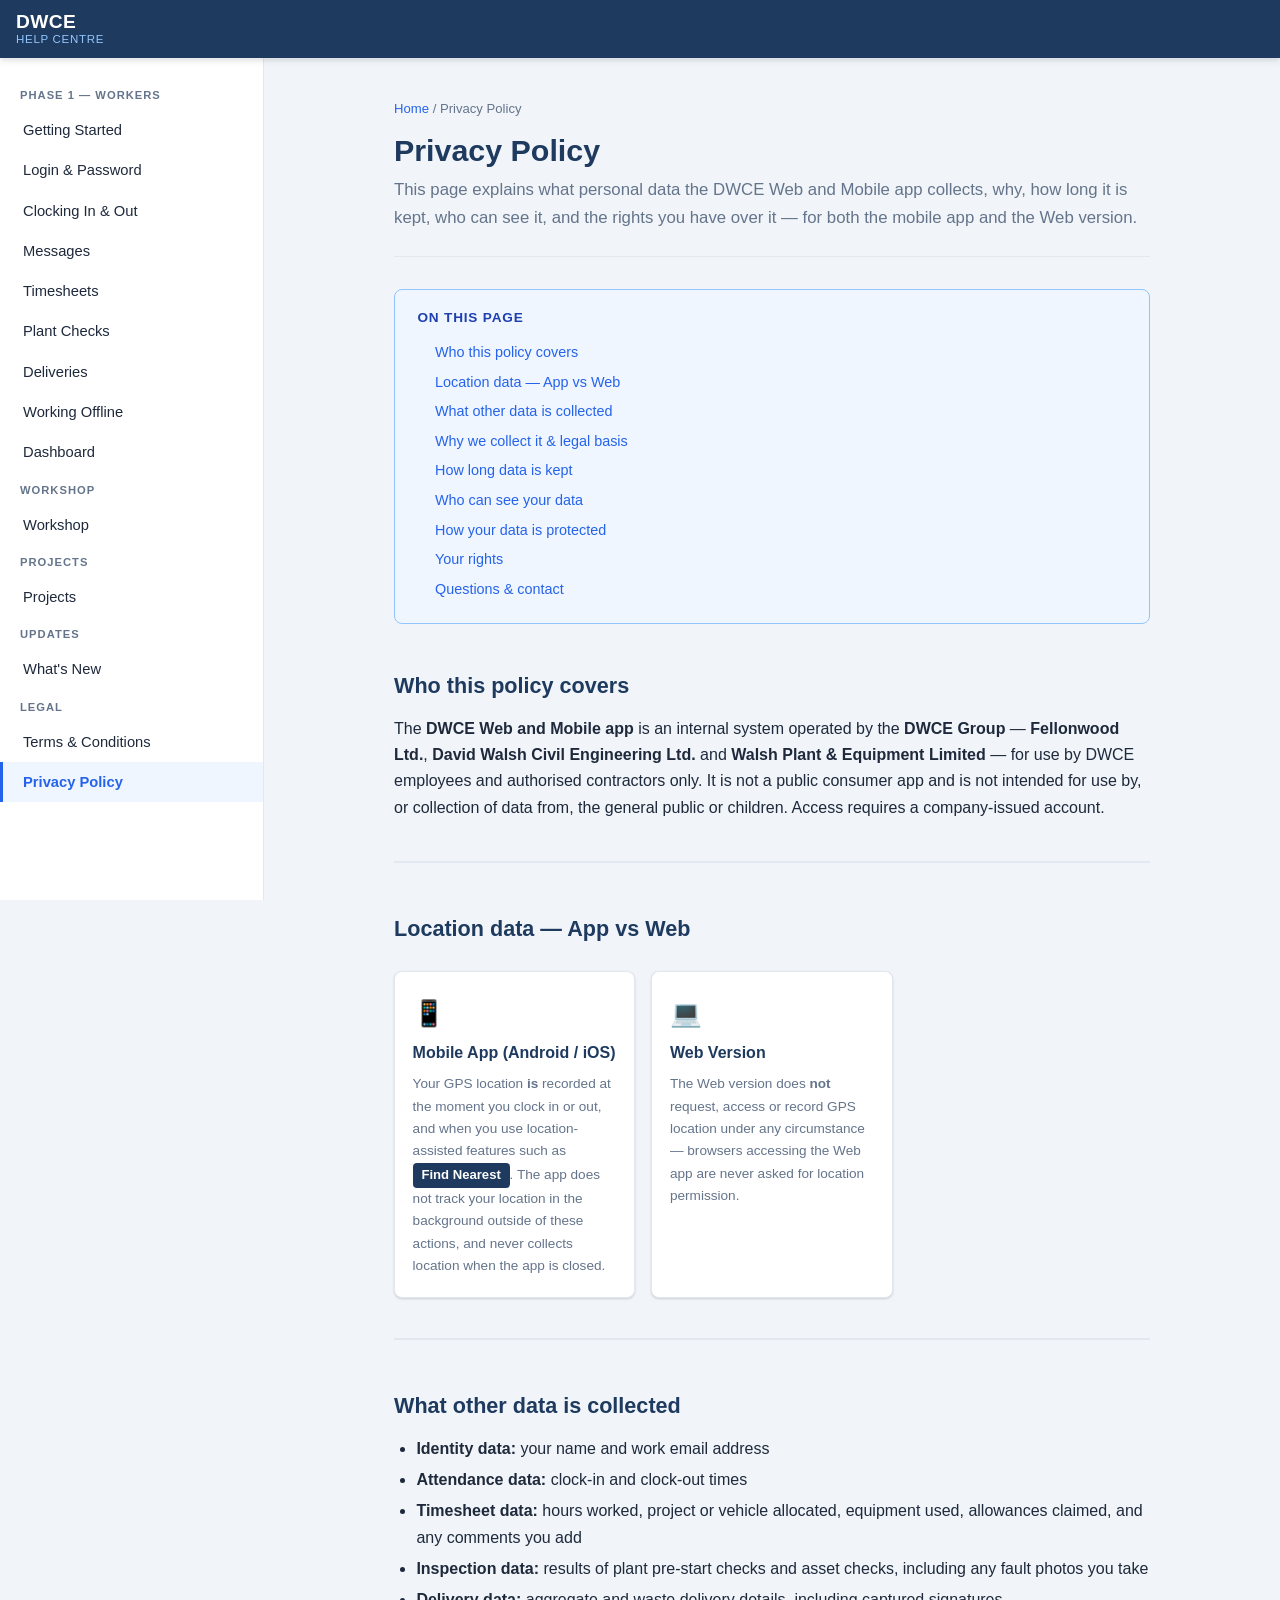
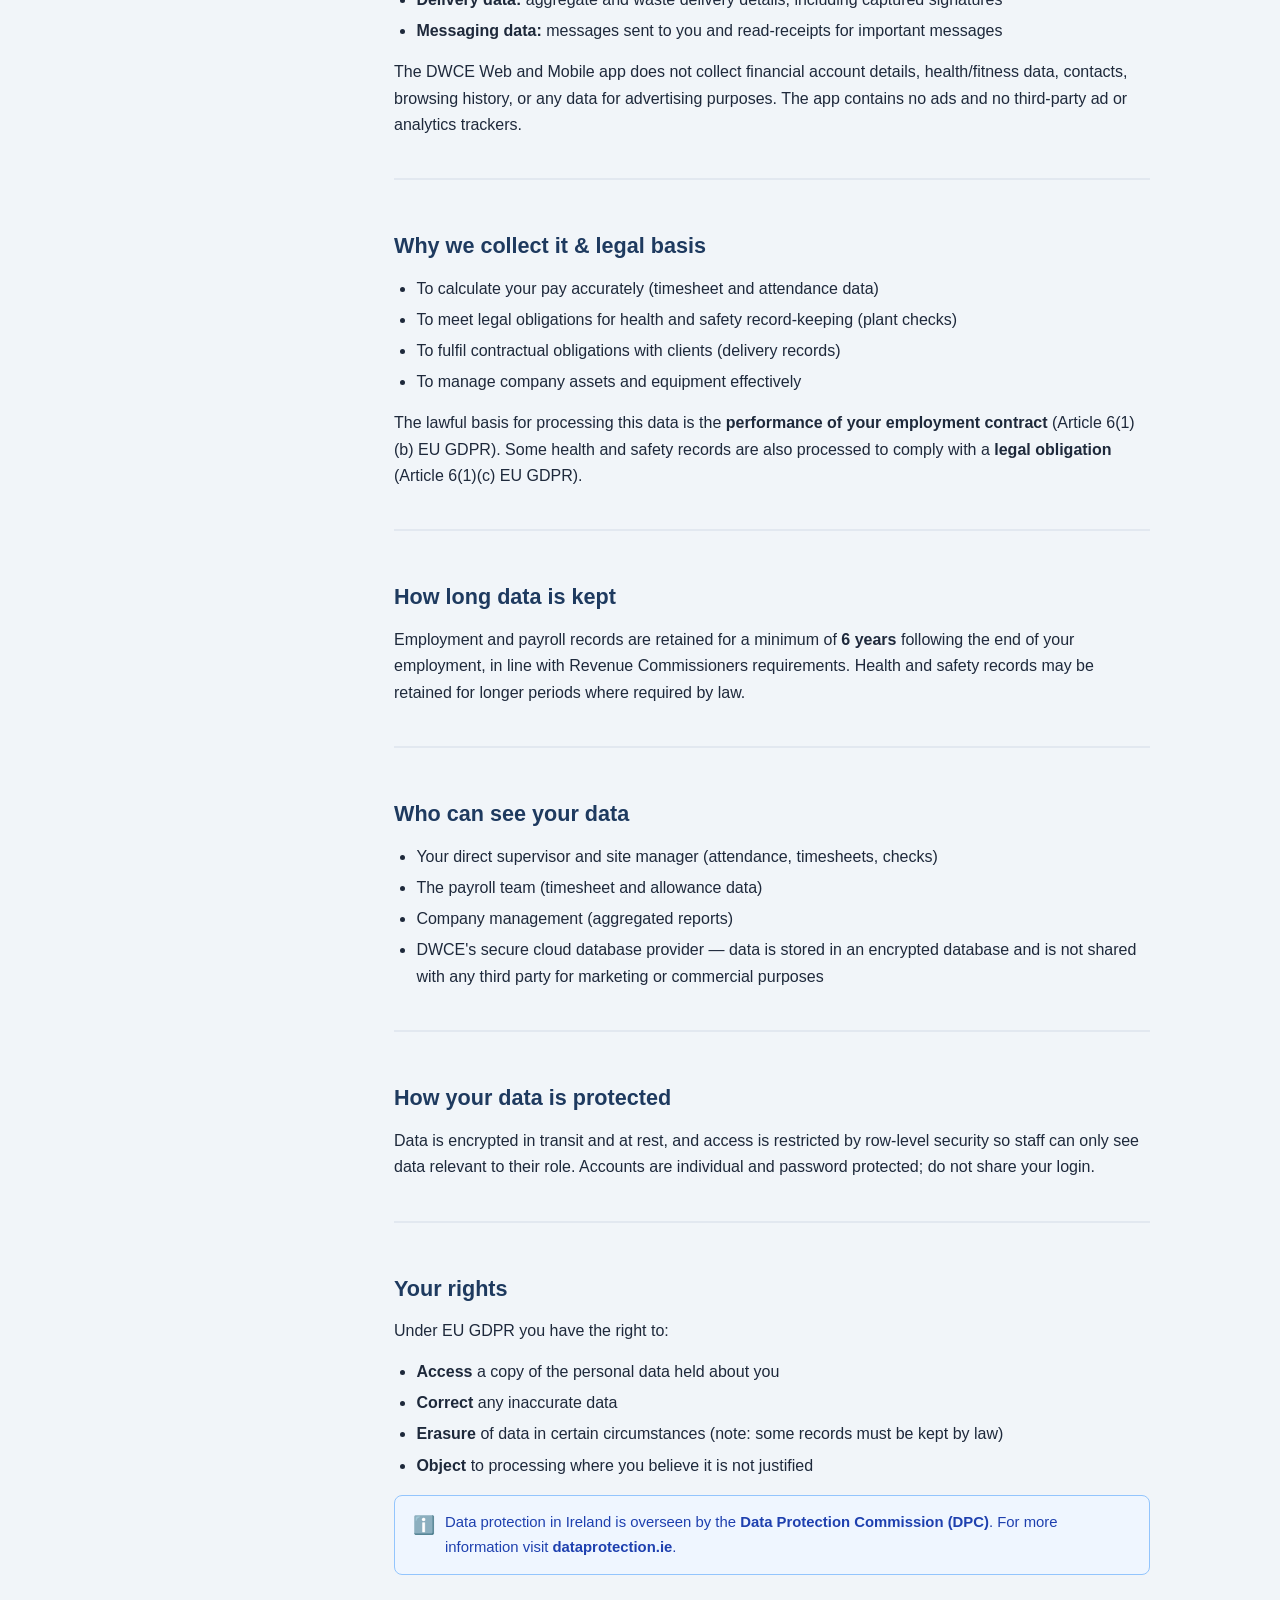
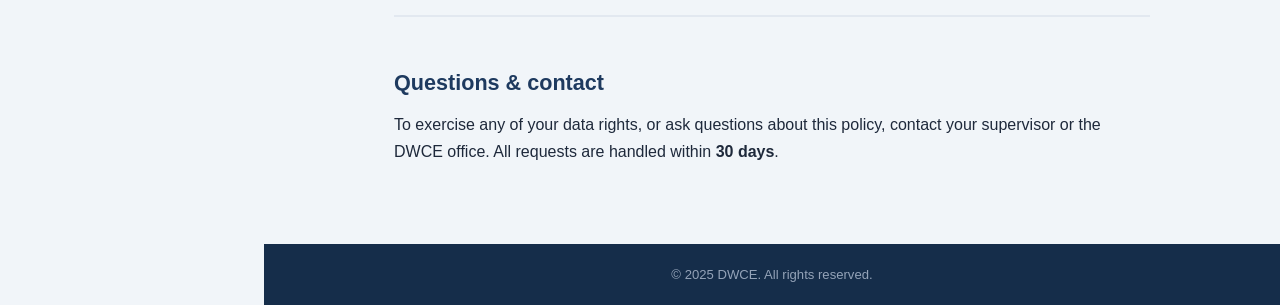
<file: privacy.html>
<!DOCTYPE html>
<html lang="en">
<head>
  <meta charset="UTF-8">
  <meta name="viewport" content="width=device-width, initial-scale=1.0">
  <title>Privacy Policy | DWCE Help Centre</title>
  <link rel="stylesheet" href="style.css">
</head>
<body>

<header class="site-header">
  <div class="header-inner">
    <button class="menu-toggle" id="menuToggle" aria-label="Toggle navigation">
      <span></span><span></span><span></span>
    </button>
    <a href="index.html" class="logo">
      <span class="logo-text">DWCE</span>
      <span class="logo-sub">Help Centre</span>
    </a>
  </div>
</header>

<div class="sidebar-overlay" id="sidebarOverlay"></div>

<nav class="sidebar" id="sidebar">
  <div class="nav-label">Phase 1 — Workers</div>
  <a href="getting-started.html" class="nav-link">Getting Started</a>
  <a href="login.html"           class="nav-link">Login &amp; Password</a>
  <a href="clocking.html"        class="nav-link">Clocking In &amp; Out</a>
  <a href="messages.html"        class="nav-link">Messages</a>
  <a href="timesheets.html"      class="nav-link">Timesheets</a>
  <a href="plant-checks.html"    class="nav-link">Plant Checks</a>
  <a href="deliveries.html"      class="nav-link">Deliveries</a>
  <a href="offline.html"         class="nav-link">Working Offline</a>
  <a href="dashboard.html"       class="nav-link">Dashboard</a>
  <div class="nav-label">Workshop</div>
  <a href="workshop.html"        class="nav-link">Workshop</a>
  <div class="nav-label">Projects</div>
  <a href="projects.html"        class="nav-link">Projects</a>
  <div class="nav-label">Updates</div>
  <a href="whats-new.html"       class="nav-link">What's New</a>
  <div class="nav-label">Legal</div>
  <a href="terms.html"           class="nav-link">Terms &amp; Conditions</a>
  <a href="privacy.html"         class="nav-link">Privacy Policy</a>
</nav>

<main class="content">
  <div class="content-inner">

    <div class="breadcrumb"><a href="index.html">Home</a><span>Privacy Policy</span></div>
    <h1>Privacy Policy</h1>
    <p class="page-intro">
      This page explains what personal data the DWCE Web and Mobile app collects, why, how long it is kept,
      who can see it, and the rights you have over it — for both the mobile app and the Web
      version.
    </p>

    <div class="toc">
      <div class="toc-title">On this page</div>
      <ul>
        <li><a href="#who">Who this policy covers</a></li>
        <li><a href="#gps">Location data — App vs Web</a></li>
        <li><a href="#data">What other data is collected</a></li>
        <li><a href="#why">Why we collect it &amp; legal basis</a></li>
        <li><a href="#retention">How long data is kept</a></li>
        <li><a href="#sharing">Who can see your data</a></li>
        <li><a href="#security">How your data is protected</a></li>
        <li><a href="#rights">Your rights</a></li>
        <li><a href="#contact">Questions &amp; contact</a></li>
      </ul>
    </div>

    <!-- ── WHO ──────────────────────────────────────────────── -->
    <h2 id="who">Who this policy covers</h2>
    <p>
      The <strong>DWCE Web and Mobile app</strong> is an internal system operated by the <strong>DWCE
      Group</strong> — <strong>Fellonwood Ltd.</strong>, <strong>David Walsh Civil Engineering
      Ltd.</strong> and <strong>Walsh Plant &amp; Equipment Limited</strong> — for use by DWCE
      employees and authorised contractors only. It is not a public consumer app and is not
      intended for use by, or collection of data from, the general public or children. Access
      requires a company-issued account.
    </p>

    <hr class="section-divider">

    <!-- ── GPS: APP vs WEB ──────────────────────────────────────────── -->
    <h2 id="gps">Location data — App vs Web</h2>
    <div class="card-grid">
      <div class="card" style="cursor:default;">
        <div class="card-icon">📱</div>
        <div class="card-title">Mobile App (Android / iOS)</div>
        <div class="card-desc">
          Your GPS location <strong>is</strong> recorded at the moment you clock in or out, and
          when you use location-assisted features such as <span class="btn-label">Find
          Nearest</span>. The app does not track your location in the background outside of these
          actions, and never collects location when the app is closed.
        </div>
      </div>
      <div class="card" style="cursor:default;">
        <div class="card-icon">💻</div>
        <div class="card-title">Web Version</div>
        <div class="card-desc">
          The Web version does <strong>not</strong> request, access or record GPS location under
          any circumstance — browsers accessing the Web app are never asked for location
          permission.
        </div>
      </div>
    </div>

    <hr class="section-divider">

    <!-- ── OTHER DATA ──────────────────────────────────────────── -->
    <h2 id="data">What other data is collected</h2>
    <ul>
      <li><strong>Identity data:</strong> your name and work email address</li>
      <li><strong>Attendance data:</strong> clock-in and clock-out times</li>
      <li><strong>Timesheet data:</strong> hours worked, project or vehicle allocated, equipment used, allowances claimed, and any comments you add</li>
      <li><strong>Inspection data:</strong> results of plant pre-start checks and asset checks, including any fault photos you take</li>
      <li><strong>Delivery data:</strong> aggregate and waste delivery details, including captured signatures</li>
      <li><strong>Messaging data:</strong> messages sent to you and read-receipts for important messages</li>
    </ul>
    <p>
      The DWCE Web and Mobile app does not collect financial account details, health/fitness data, contacts,
      browsing history, or any data for advertising purposes. The app contains no ads and no
      third-party ad or analytics trackers.
    </p>

    <hr class="section-divider">

    <!-- ── WHY / LEGAL BASIS ──────────────────────────────────────── -->
    <h2 id="why">Why we collect it &amp; legal basis</h2>
    <ul>
      <li>To calculate your pay accurately (timesheet and attendance data)</li>
      <li>To meet legal obligations for health and safety record-keeping (plant checks)</li>
      <li>To fulfil contractual obligations with clients (delivery records)</li>
      <li>To manage company assets and equipment effectively</li>
    </ul>
    <p>
      The lawful basis for processing this data is the <strong>performance of your employment
      contract</strong> (Article 6(1)(b) EU GDPR). Some health and safety records are also
      processed to comply with a <strong>legal obligation</strong> (Article 6(1)(c) EU GDPR).
    </p>

    <hr class="section-divider">

    <!-- ── RETENTION ──────────────────────────────────────────── -->
    <h2 id="retention">How long data is kept</h2>
    <p>
      Employment and payroll records are retained for a minimum of <strong>6 years</strong>
      following the end of your employment, in line with Revenue Commissioners requirements.
      Health and safety records may be retained for longer periods where required by law.
    </p>

    <hr class="section-divider">

    <!-- ── SHARING ──────────────────────────────────────────── -->
    <h2 id="sharing">Who can see your data</h2>
    <ul>
      <li>Your direct supervisor and site manager (attendance, timesheets, checks)</li>
      <li>The payroll team (timesheet and allowance data)</li>
      <li>Company management (aggregated reports)</li>
      <li>DWCE's secure cloud database provider — data is stored in an encrypted database and is not shared with any third party for marketing or commercial purposes</li>
    </ul>

    <hr class="section-divider">

    <!-- ── SECURITY ──────────────────────────────────────────── -->
    <h2 id="security">How your data is protected</h2>
    <p>
      Data is encrypted in transit and at rest, and access is restricted by row-level security so
      staff can only see data relevant to their role. Accounts are individual and password
      protected; do not share your login.
    </p>

    <hr class="section-divider">

    <!-- ── RIGHTS ──────────────────────────────────────────── -->
    <h2 id="rights">Your rights</h2>
    <p>Under EU GDPR you have the right to:</p>
    <ul>
      <li><strong>Access</strong> a copy of the personal data held about you</li>
      <li><strong>Correct</strong> any inaccurate data</li>
      <li><strong>Erasure</strong> of data in certain circumstances (note: some records must be kept by law)</li>
      <li><strong>Object</strong> to processing where you believe it is not justified</li>
    </ul>
    <div class="info">
      <span class="callout-icon">ℹ️</span>
      <div class="callout-body">
        <p>Data protection in Ireland is overseen by the <strong>Data Protection Commission (DPC)</strong>. For more information visit <strong>dataprotection.ie</strong>.</p>
      </div>
    </div>

    <hr class="section-divider">

    <!-- ── CONTACT ──────────────────────────────────────────── -->
    <h2 id="contact">Questions &amp; contact</h2>
    <p>
      To exercise any of your data rights, or ask questions about this policy, contact your
      supervisor or the DWCE office. All requests are handled within <strong>30 days</strong>.
    </p>

  </div>
</main>

<footer class="site-footer">
  &copy; 2025 DWCE. All rights reserved.
</footer>

<script src="nav.js"></script>
</body>
</html>
</file>
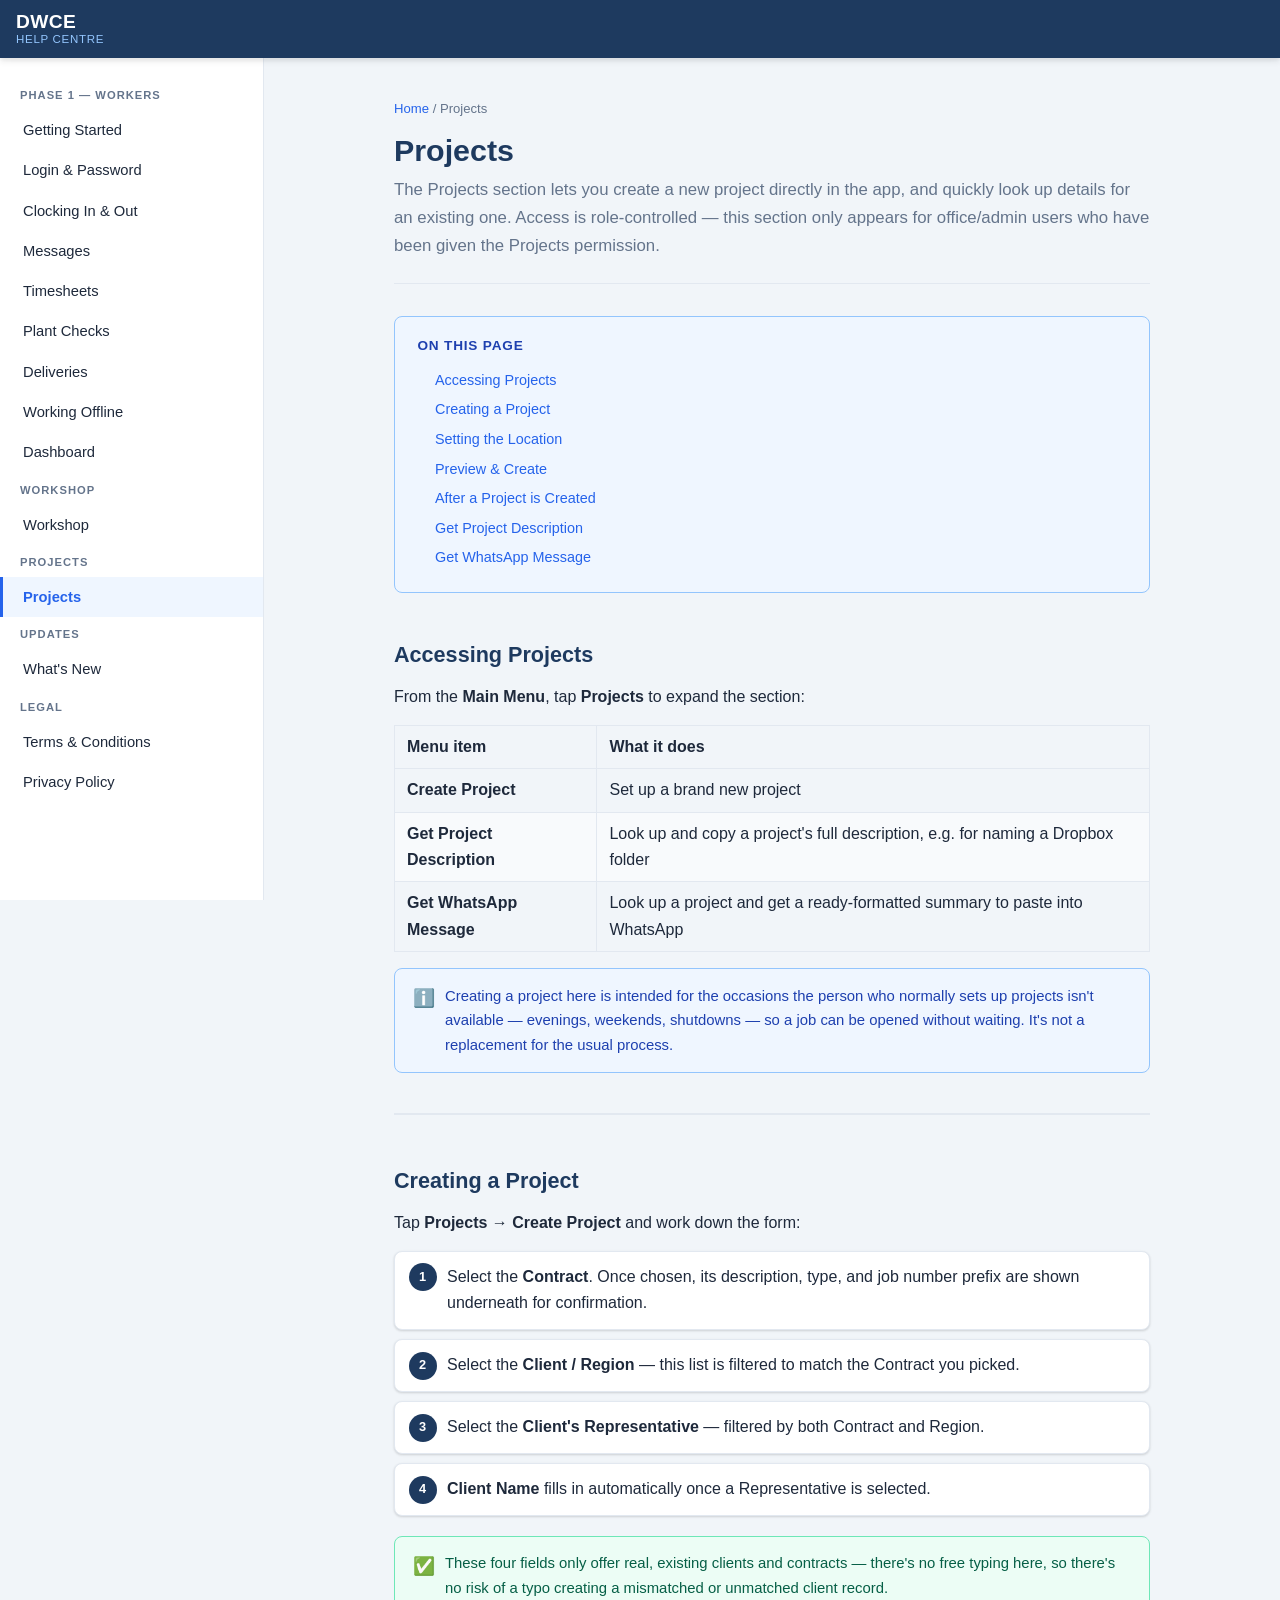
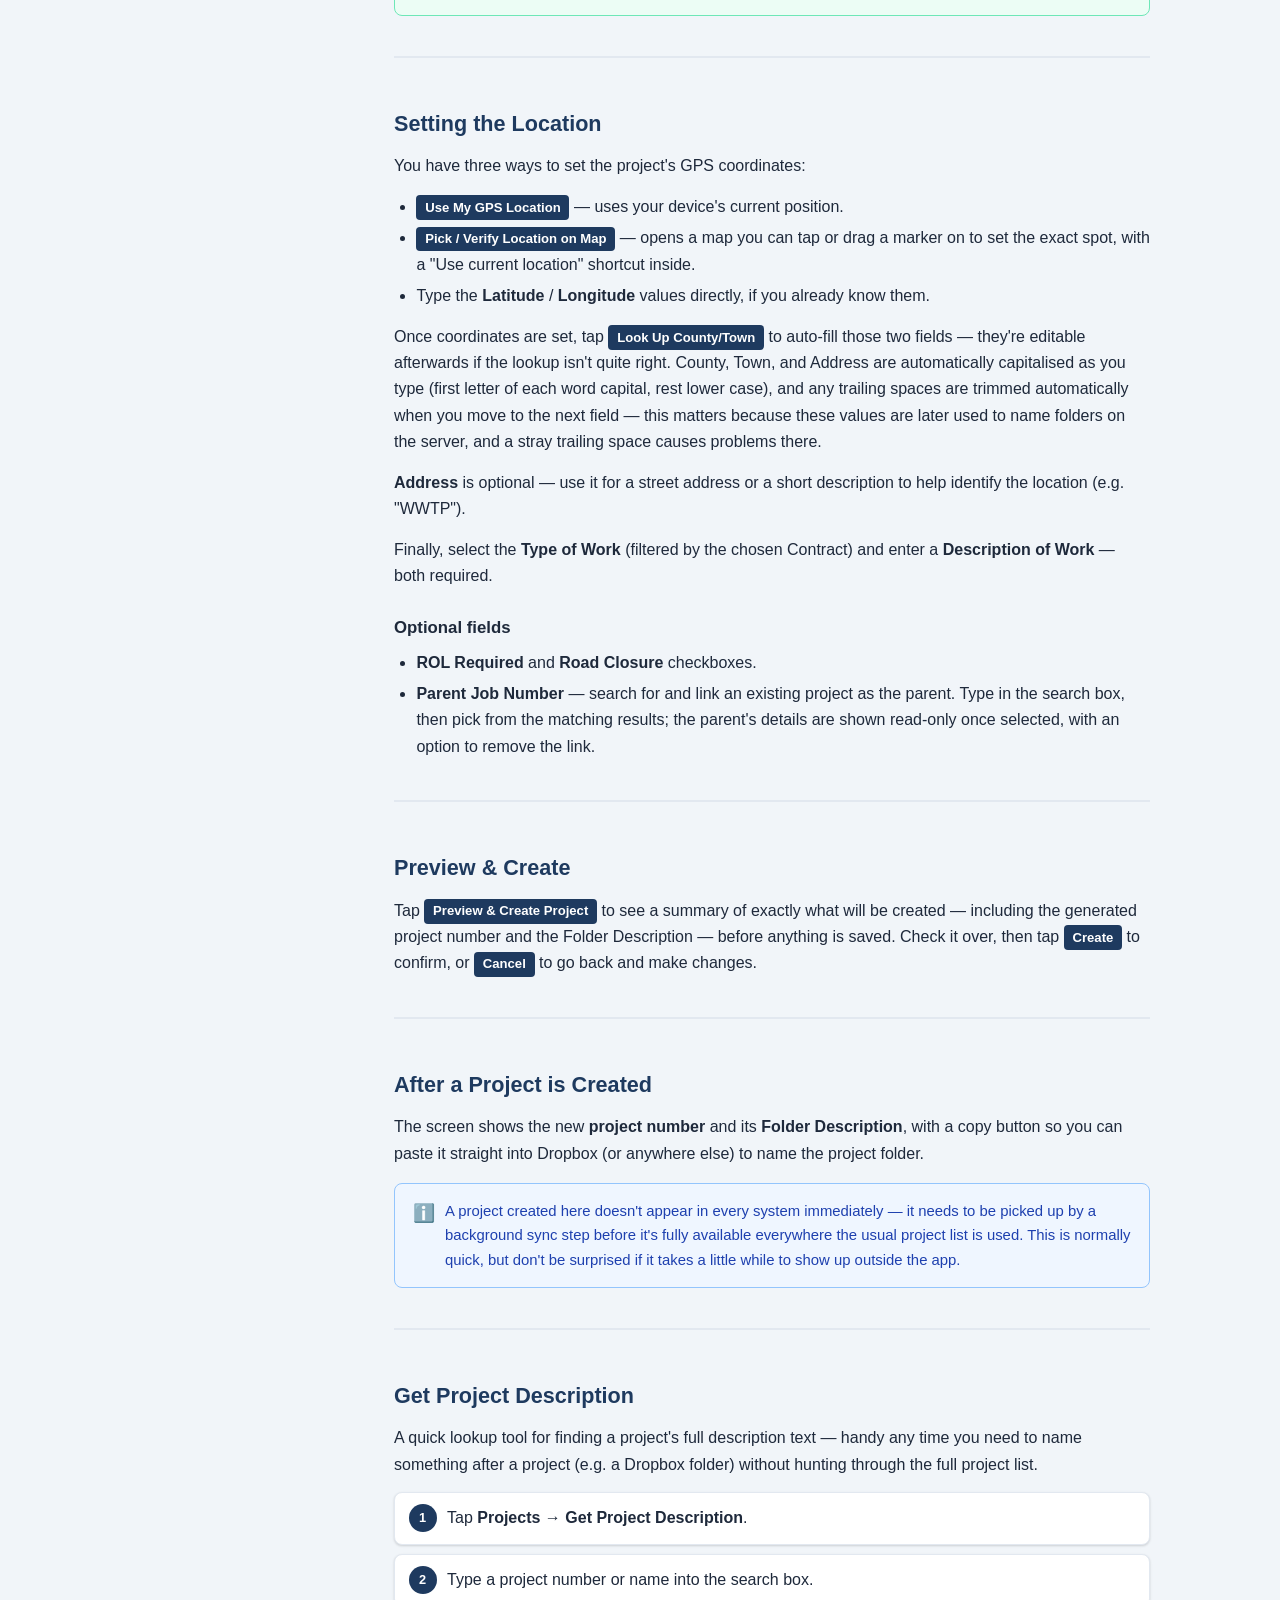
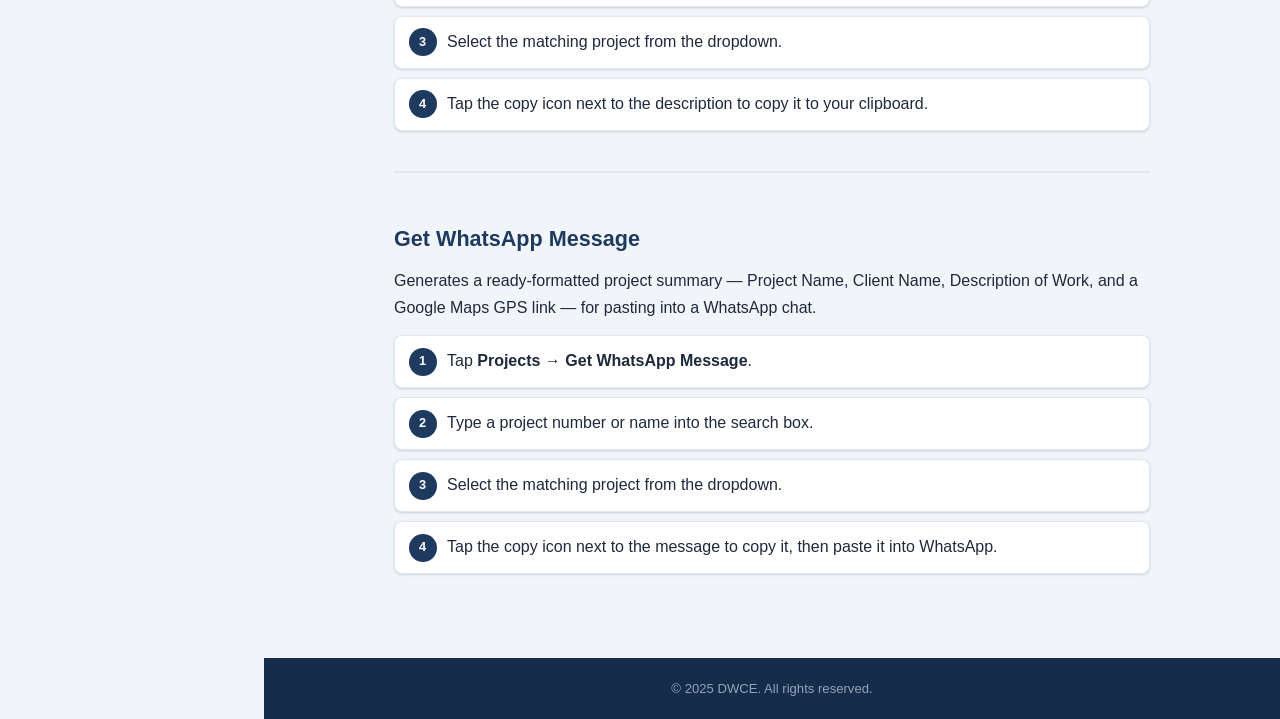
<file: projects.html>
<!DOCTYPE html>
<html lang="en">
<head>
  <meta charset="UTF-8">
  <meta name="viewport" content="width=device-width, initial-scale=1.0">
  <title>Projects | DWCE Help Centre</title>
  <link rel="stylesheet" href="style.css">
</head>
<body>

<header class="site-header">
  <div class="header-inner">
    <button class="menu-toggle" id="menuToggle" aria-label="Toggle navigation">
      <span></span><span></span><span></span>
    </button>
    <a href="index.html" class="logo">
      <span class="logo-text">DWCE</span>
      <span class="logo-sub">Help Centre</span>
    </a>
  </div>
</header>

<div class="sidebar-overlay" id="sidebarOverlay"></div>

<nav class="sidebar" id="sidebar">
  <div class="nav-label">Phase 1 — Workers</div>
  <a href="getting-started.html" class="nav-link">Getting Started</a>
  <a href="login.html"           class="nav-link">Login &amp; Password</a>
  <a href="clocking.html"        class="nav-link">Clocking In &amp; Out</a>
  <a href="messages.html"        class="nav-link">Messages</a>
  <a href="timesheets.html"      class="nav-link">Timesheets</a>
  <a href="plant-checks.html"    class="nav-link">Plant Checks</a>
  <a href="deliveries.html"      class="nav-link">Deliveries</a>
  <a href="offline.html"         class="nav-link">Working Offline</a>
  <a href="dashboard.html"       class="nav-link">Dashboard</a>
  <div class="nav-label">Workshop</div>
  <a href="workshop.html"        class="nav-link">Workshop</a>
  <div class="nav-label">Projects</div>
  <a href="projects.html"        class="nav-link">Projects</a>
  <div class="nav-label">Updates</div>
  <a href="whats-new.html"       class="nav-link">What's New</a>
  <div class="nav-label">Legal</div>
  <a href="terms.html"           class="nav-link">Terms &amp; Conditions</a>
  <a href="privacy.html"         class="nav-link">Privacy Policy</a>
</nav>

<main class="content">
  <div class="content-inner">

    <div class="breadcrumb"><a href="index.html">Home</a><span>Projects</span></div>
    <h1>Projects</h1>
    <p class="page-intro">
      The Projects section lets you create a new project directly in the app, and quickly look up
      details for an existing one. Access is role-controlled — this section only appears for
      office/admin users who have been given the Projects permission.
    </p>

    <div class="toc">
      <div class="toc-title">On this page</div>
      <ul>
        <li><a href="#access">Accessing Projects</a></li>
        <li><a href="#create-project">Creating a Project</a></li>
        <li><a href="#location">Setting the Location</a></li>
        <li><a href="#preview">Preview &amp; Create</a></li>
        <li><a href="#after-creating">After a Project is Created</a></li>
        <li><a href="#get-project-description">Get Project Description</a></li>
        <li><a href="#get-whatsapp-message">Get WhatsApp Message</a></li>
      </ul>
    </div>

    <!-- ── ACCESS ─────────────────────────────────────────────────────────── -->
    <h2 id="access">Accessing Projects</h2>

    <p>
      From the <strong>Main Menu</strong>, tap <strong>Projects</strong> to expand the section:
    </p>

    <table style="width:100%;border-collapse:collapse;margin-bottom:1rem;">
      <thead>
        <tr style="background:#f1f5f9;text-align:left;">
          <th style="padding:8px 12px;border:1px solid #e2e8f0;">Menu item</th>
          <th style="padding:8px 12px;border:1px solid #e2e8f0;">What it does</th>
        </tr>
      </thead>
      <tbody>
        <tr>
          <td style="padding:8px 12px;border:1px solid #e2e8f0;"><strong>Create Project</strong></td>
          <td style="padding:8px 12px;border:1px solid #e2e8f0;">Set up a brand new project</td>
        </tr>
        <tr style="background:#f8fafc;">
          <td style="padding:8px 12px;border:1px solid #e2e8f0;"><strong>Get Project Description</strong></td>
          <td style="padding:8px 12px;border:1px solid #e2e8f0;">Look up and copy a project's full description, e.g. for naming a Dropbox folder</td>
        </tr>
        <tr>
          <td style="padding:8px 12px;border:1px solid #e2e8f0;"><strong>Get WhatsApp Message</strong></td>
          <td style="padding:8px 12px;border:1px solid #e2e8f0;">Look up a project and get a ready-formatted summary to paste into WhatsApp</td>
        </tr>
      </tbody>
    </table>

    <div class="info">
      <span class="callout-icon">ℹ️</span>
      <div class="callout-body">
        <p>
          Creating a project here is intended for the occasions the person who normally sets up
          projects isn't available — evenings, weekends, shutdowns — so a job can be opened
          without waiting. It's not a replacement for the usual process.
        </p>
      </div>
    </div>

    <hr class="section-divider">

    <!-- ── CREATE PROJECT ─────────────────────────────────────────────────── -->
    <h2 id="create-project">Creating a Project</h2>

    <p>Tap <strong>Projects → Create Project</strong> and work down the form:</p>

    <ol class="steps">
      <li>Select the <strong>Contract</strong>. Once chosen, its description, type, and job number prefix are shown underneath for confirmation.</li>
      <li>Select the <strong>Client / Region</strong> — this list is filtered to match the Contract you picked.</li>
      <li>Select the <strong>Client's Representative</strong> — filtered by both Contract and Region.</li>
      <li><strong>Client Name</strong> fills in automatically once a Representative is selected.</li>
    </ol>

    <div class="tip">
      <span class="callout-icon">✅</span>
      <div class="callout-body">
        <p>These four fields only offer real, existing clients and contracts — there's no free typing here, so there's no risk of a typo creating a mismatched or unmatched client record.</p>
      </div>
    </div>

    <hr class="section-divider">

    <!-- ── LOCATION ────────────────────────────────────────────────────────── -->
    <h2 id="location">Setting the Location</h2>

    <p>You have three ways to set the project's GPS coordinates:</p>

    <ul>
      <li><span class="btn-label">Use My GPS Location</span> — uses your device's current position.</li>
      <li><span class="btn-label">Pick / Verify Location on Map</span> — opens a map you can tap or drag a marker on to set the exact spot, with a "Use current location" shortcut inside.</li>
      <li>Type the <strong>Latitude</strong> / <strong>Longitude</strong> values directly, if you already know them.</li>
    </ul>

    <p>
      Once coordinates are set, tap <span class="btn-label">Look Up County/Town</span> to
      auto-fill those two fields — they're editable afterwards if the lookup isn't quite right.
      County, Town, and Address are automatically capitalised as you type (first letter of each
      word capital, rest lower case), and any trailing spaces are trimmed automatically when you
      move to the next field — this matters because these values are later used to name folders on
      the server, and a stray trailing space causes problems there.
    </p>

    <p>
      <strong>Address</strong> is optional — use it for a street address or a short description
      to help identify the location (e.g. "WWTP").
    </p>

    <p>
      Finally, select the <strong>Type of Work</strong> (filtered by the chosen Contract) and enter
      a <strong>Description of Work</strong> — both required.
    </p>

    <h3>Optional fields</h3>
    <ul>
      <li><strong>ROL Required</strong> and <strong>Road Closure</strong> checkboxes.</li>
      <li><strong>Parent Job Number</strong> — search for and link an existing project as the parent. Type in the search box, then pick from the matching results; the parent's details are shown read-only once selected, with an option to remove the link.</li>
    </ul>

    <hr class="section-divider">

    <!-- ── PREVIEW ─────────────────────────────────────────────────────────── -->
    <h2 id="preview">Preview &amp; Create</h2>

    <p>
      Tap <span class="btn-label">Preview &amp; Create Project</span> to see a summary of exactly
      what will be created — including the generated project number and the Folder Description —
      before anything is saved. Check it over, then tap <span class="btn-label">Create</span> to
      confirm, or <span class="btn-label">Cancel</span> to go back and make changes.
    </p>

    <hr class="section-divider">

    <!-- ── AFTER CREATING ─────────────────────────────────────────────────── -->
    <h2 id="after-creating">After a Project is Created</h2>

    <p>
      The screen shows the new <strong>project number</strong> and its <strong>Folder
      Description</strong>, with a copy button so you can paste it straight into Dropbox (or
      anywhere else) to name the project folder.
    </p>

    <div class="info">
      <span class="callout-icon">ℹ️</span>
      <div class="callout-body">
        <p>
          A project created here doesn't appear in every system immediately — it needs to be
          picked up by a background sync step before it's fully available everywhere the usual
          project list is used. This is normally quick, but don't be surprised if it takes a
          little while to show up outside the app.
        </p>
      </div>
    </div>

    <hr class="section-divider">

    <!-- ── GET PROJECT DESCRIPTION ────────────────────────────────────────── -->
    <h2 id="get-project-description">Get Project Description</h2>

    <p>
      A quick lookup tool for finding a project's full description text — handy any time you need
      to name something after a project (e.g. a Dropbox folder) without hunting through the full
      project list.
    </p>

    <ol class="steps">
      <li>Tap <strong>Projects → Get Project Description</strong>.</li>
      <li>Type a project number or name into the search box.</li>
      <li>Select the matching project from the dropdown.</li>
      <li>Tap the copy icon next to the description to copy it to your clipboard.</li>
    </ol>

    <hr class="section-divider">

    <!-- ── GET WHATSAPP MESSAGE ───────────────────────────────────────────── -->
    <h2 id="get-whatsapp-message">Get WhatsApp Message</h2>

    <p>
      Generates a ready-formatted project summary — Project Name, Client Name, Description of
      Work, and a Google Maps GPS link — for pasting into a WhatsApp chat.
    </p>

    <ol class="steps">
      <li>Tap <strong>Projects → Get WhatsApp Message</strong>.</li>
      <li>Type a project number or name into the search box.</li>
      <li>Select the matching project from the dropdown.</li>
      <li>Tap the copy icon next to the message to copy it, then paste it into WhatsApp.</li>
    </ol>

  </div>
</main>

<footer class="site-footer">
  &copy; 2025 DWCE. All rights reserved.
</footer>

<script src="nav.js"></script>
</body>
</html>
</file>
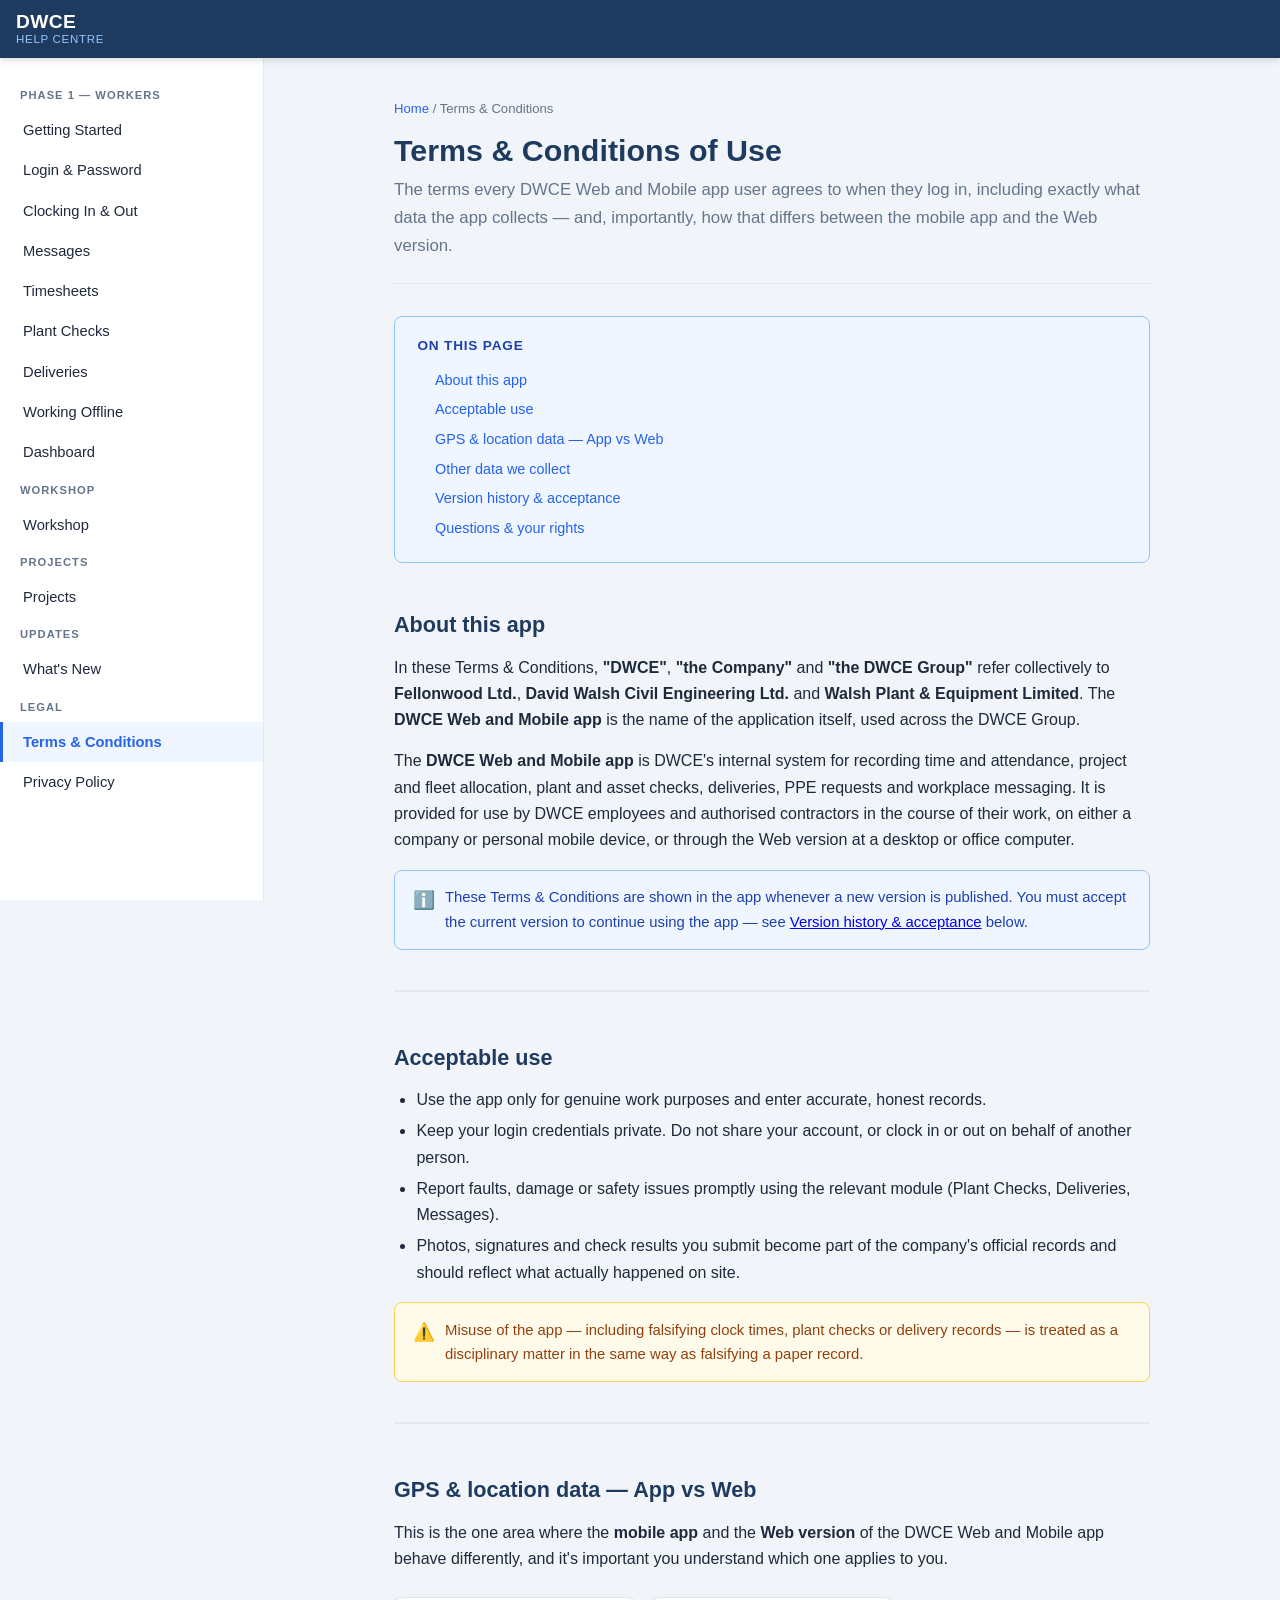
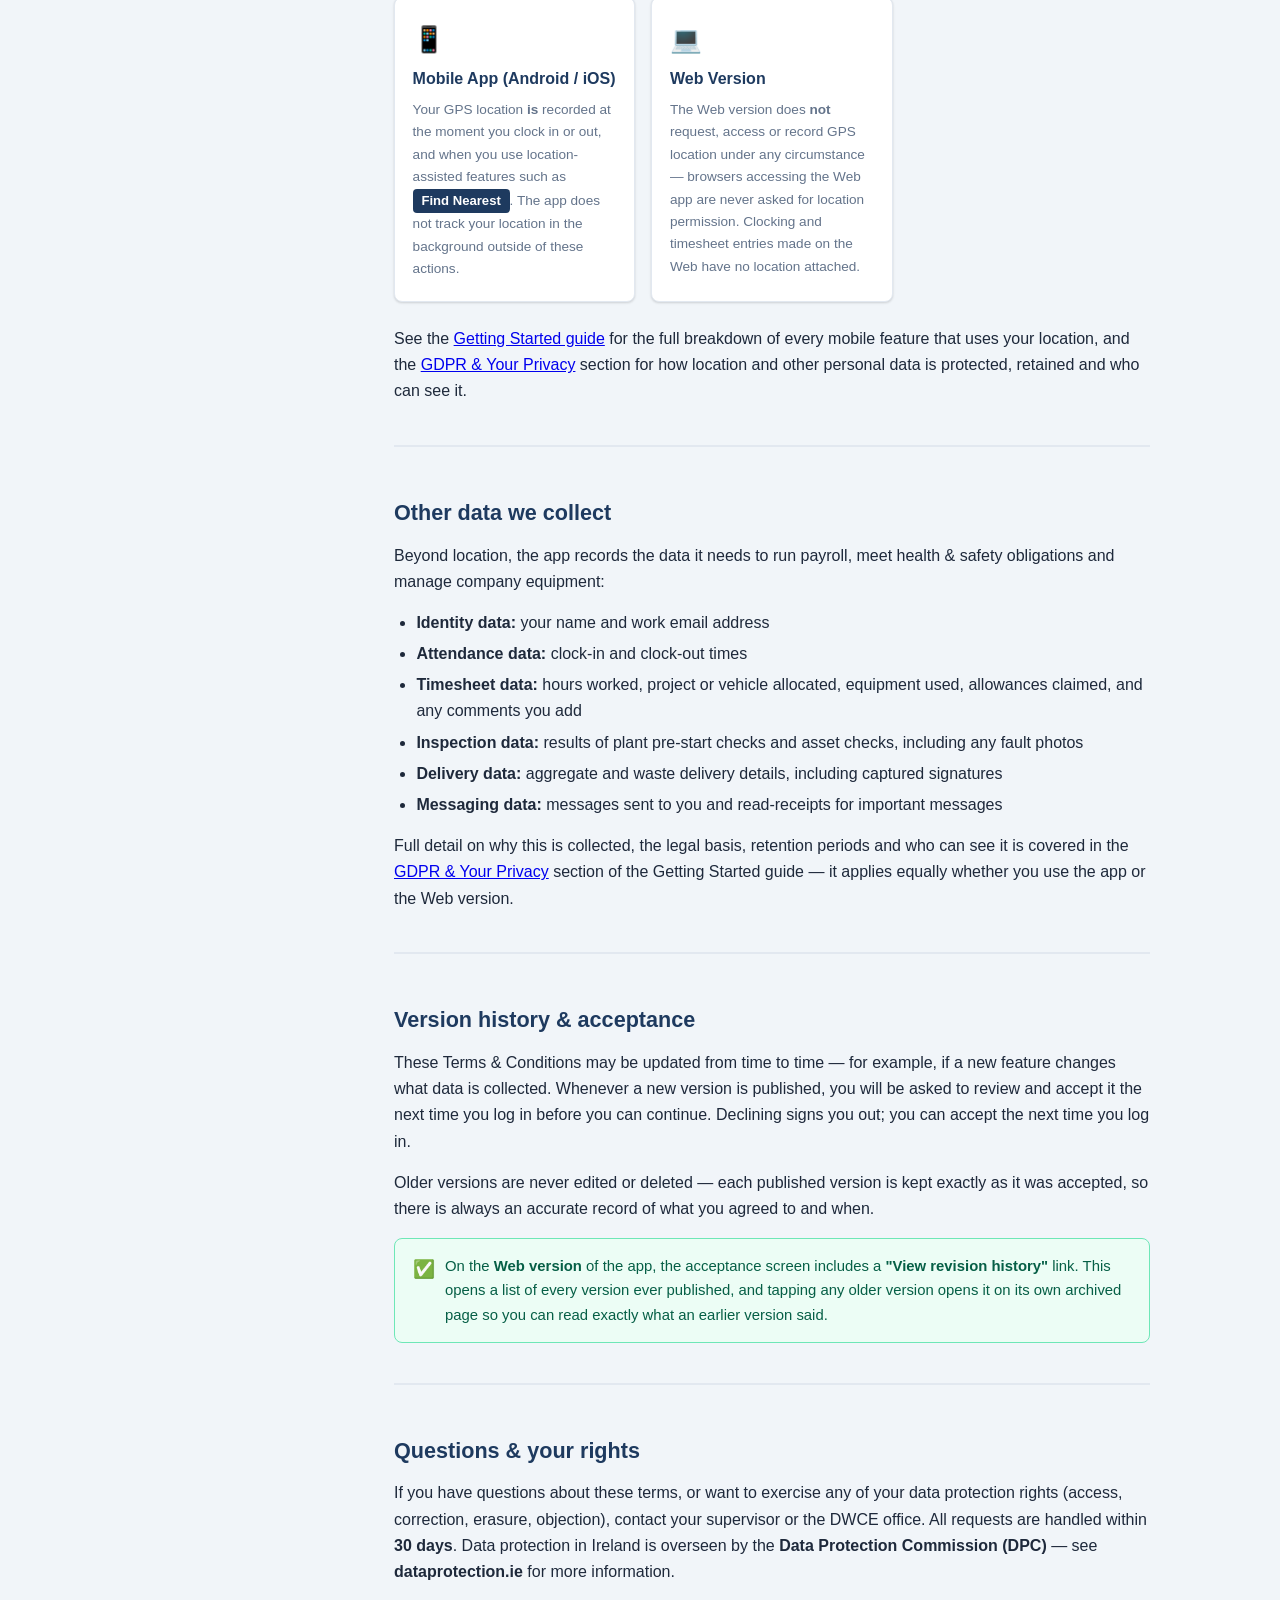
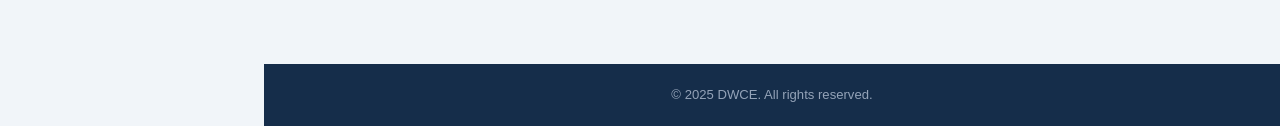
<file: terms.html>
<!DOCTYPE html>
<html lang="en">
<head>
  <meta charset="UTF-8">
  <meta name="viewport" content="width=device-width, initial-scale=1.0">
  <title>Terms &amp; Conditions | DWCE Help Centre</title>
  <link rel="stylesheet" href="style.css">
</head>
<body>

<header class="site-header">
  <div class="header-inner">
    <button class="menu-toggle" id="menuToggle" aria-label="Toggle navigation">
      <span></span><span></span><span></span>
    </button>
    <a href="index.html" class="logo">
      <span class="logo-text">DWCE</span>
      <span class="logo-sub">Help Centre</span>
    </a>
  </div>
</header>

<div class="sidebar-overlay" id="sidebarOverlay"></div>

<nav class="sidebar" id="sidebar">
  <div class="nav-label">Phase 1 — Workers</div>
  <a href="getting-started.html" class="nav-link">Getting Started</a>
  <a href="login.html"           class="nav-link">Login &amp; Password</a>
  <a href="clocking.html"        class="nav-link">Clocking In &amp; Out</a>
  <a href="messages.html"        class="nav-link">Messages</a>
  <a href="timesheets.html"      class="nav-link">Timesheets</a>
  <a href="plant-checks.html"    class="nav-link">Plant Checks</a>
  <a href="deliveries.html"      class="nav-link">Deliveries</a>
  <a href="offline.html"         class="nav-link">Working Offline</a>
  <a href="dashboard.html"       class="nav-link">Dashboard</a>
  <div class="nav-label">Workshop</div>
  <a href="workshop.html"        class="nav-link">Workshop</a>
  <div class="nav-label">Projects</div>
  <a href="projects.html"        class="nav-link">Projects</a>
  <div class="nav-label">Updates</div>
  <a href="whats-new.html"       class="nav-link">What's New</a>
  <div class="nav-label">Legal</div>
  <a href="terms.html"           class="nav-link">Terms &amp; Conditions</a>
  <a href="privacy.html"         class="nav-link">Privacy Policy</a>
</nav>

<main class="content">
  <div class="content-inner">

    <div class="breadcrumb"><a href="index.html">Home</a><span>Terms &amp; Conditions</span></div>
    <h1>Terms &amp; Conditions of Use</h1>
    <p class="page-intro">
      The terms every DWCE Web and Mobile app user agrees to when they log in, including exactly what
      data the app collects — and, importantly, how that differs between the mobile app and the
      Web version.
    </p>

    <div class="toc">
      <div class="toc-title">On this page</div>
      <ul>
        <li><a href="#overview">About this app</a></li>
        <li><a href="#acceptable-use">Acceptable use</a></li>
        <li><a href="#gps">GPS &amp; location data — App vs Web</a></li>
        <li><a href="#data">Other data we collect</a></li>
        <li><a href="#versions">Version history &amp; acceptance</a></li>
        <li><a href="#contact">Questions &amp; your rights</a></li>
      </ul>
    </div>

    <!-- ── OVERVIEW ──────────────────────────────────────────────── -->
    <h2 id="overview">About this app</h2>
    <p>
      In these Terms &amp; Conditions, <strong>"DWCE"</strong>, <strong>"the Company"</strong> and
      <strong>"the DWCE Group"</strong> refer collectively to <strong>Fellonwood Ltd.</strong>,
      <strong>David Walsh Civil Engineering Ltd.</strong> and <strong>Walsh Plant &amp; Equipment
      Limited</strong>. The <strong>DWCE Web and Mobile app</strong> is the name of the application itself,
      used across the DWCE Group.
    </p>
    <p>
      The <strong>DWCE Web and Mobile app</strong> is DWCE's internal system for recording time and
      attendance, project and fleet allocation, plant and asset checks, deliveries, PPE requests
      and workplace messaging. It is provided for use by DWCE employees and authorised
      contractors in the course of their work, on either a company or personal mobile device, or
      through the Web version at a desktop or office computer.
    </p>

    <div class="info">
      <span class="callout-icon">ℹ️</span>
      <div class="callout-body">
        <p>
          These Terms &amp; Conditions are shown in the app whenever a new version is published.
          You must accept the current version to continue using the app — see
          <a href="#versions">Version history &amp; acceptance</a> below.
        </p>
      </div>
    </div>

    <hr class="section-divider">

    <!-- ── ACCEPTABLE USE ──────────────────────────────────────────── -->
    <h2 id="acceptable-use">Acceptable use</h2>
    <ul>
      <li>Use the app only for genuine work purposes and enter accurate, honest records.</li>
      <li>Keep your login credentials private. Do not share your account, or clock in or out on behalf of another person.</li>
      <li>Report faults, damage or safety issues promptly using the relevant module (Plant Checks, Deliveries, Messages).</li>
      <li>Photos, signatures and check results you submit become part of the company's official records and should reflect what actually happened on site.</li>
    </ul>

    <div class="warning">
      <span class="callout-icon">⚠️</span>
      <div class="callout-body">
        <p>Misuse of the app — including falsifying clock times, plant checks or delivery records — is treated as a disciplinary matter in the same way as falsifying a paper record.</p>
      </div>
    </div>

    <hr class="section-divider">

    <!-- ── GPS: APP vs WEB ──────────────────────────────────────────── -->
    <h2 id="gps">GPS &amp; location data — App vs Web</h2>

    <p>
      This is the one area where the <strong>mobile app</strong> and the <strong>Web version</strong>
      of the DWCE Web and Mobile app behave differently, and it's important you understand which one applies
      to you.
    </p>

    <div class="card-grid">
      <div class="card" style="cursor:default;">
        <div class="card-icon">📱</div>
        <div class="card-title">Mobile App (Android / iOS)</div>
        <div class="card-desc">
          Your GPS location <strong>is</strong> recorded at the moment you clock in or out, and
          when you use location-assisted features such as <span class="btn-label">Find Nearest</span>.
          The app does not track your location in the background outside of these actions.
        </div>
      </div>
      <div class="card" style="cursor:default;">
        <div class="card-icon">💻</div>
        <div class="card-title">Web Version</div>
        <div class="card-desc">
          The Web version does <strong>not</strong> request, access or record GPS location under
          any circumstance — browsers accessing the Web app are never asked for location
          permission. Clocking and timesheet entries made on the Web have no location attached.
        </div>
      </div>
    </div>

    <p>
      See the <a href="getting-started.html#gps">Getting Started guide</a> for the full breakdown
      of every mobile feature that uses your location, and the
      <a href="getting-started.html#gdpr">GDPR &amp; Your Privacy</a> section for how location and
      other personal data is protected, retained and who can see it.
    </p>

    <hr class="section-divider">

    <!-- ── OTHER DATA ──────────────────────────────────────────── -->
    <h2 id="data">Other data we collect</h2>
    <p>Beyond location, the app records the data it needs to run payroll, meet health &amp; safety obligations and manage company equipment:</p>
    <ul>
      <li><strong>Identity data:</strong> your name and work email address</li>
      <li><strong>Attendance data:</strong> clock-in and clock-out times</li>
      <li><strong>Timesheet data:</strong> hours worked, project or vehicle allocated, equipment used, allowances claimed, and any comments you add</li>
      <li><strong>Inspection data:</strong> results of plant pre-start checks and asset checks, including any fault photos</li>
      <li><strong>Delivery data:</strong> aggregate and waste delivery details, including captured signatures</li>
      <li><strong>Messaging data:</strong> messages sent to you and read-receipts for important messages</li>
    </ul>
    <p>
      Full detail on why this is collected, the legal basis, retention periods and who can see it
      is covered in the <a href="getting-started.html#gdpr">GDPR &amp; Your Privacy</a> section of
      the Getting Started guide — it applies equally whether you use the app or the Web version.
    </p>

    <hr class="section-divider">

    <!-- ── VERSIONS ──────────────────────────────────────────── -->
    <h2 id="versions">Version history &amp; acceptance</h2>
    <p>
      These Terms &amp; Conditions may be updated from time to time — for example, if a new
      feature changes what data is collected. Whenever a new version is published, you will be
      asked to review and accept it the next time you log in before you can continue. Declining
      signs you out; you can accept the next time you log in.
    </p>
    <p>
      Older versions are never edited or deleted — each published version is kept exactly as it
      was accepted, so there is always an accurate record of what you agreed to and when.
    </p>

    <div class="tip">
      <span class="callout-icon">✅</span>
      <div class="callout-body">
        <p>
          On the <strong>Web version</strong> of the app, the acceptance screen includes a
          <strong>"View revision history"</strong> link. This opens a list of every version ever
          published, and tapping any older version opens it on its own archived page so you can
          read exactly what an earlier version said.
        </p>
      </div>
    </div>

    <hr class="section-divider">

    <!-- ── CONTACT ──────────────────────────────────────────── -->
    <h2 id="contact">Questions &amp; your rights</h2>
    <p>
      If you have questions about these terms, or want to exercise any of your data protection
      rights (access, correction, erasure, objection), contact your supervisor or the DWCE office.
      All requests are handled within <strong>30 days</strong>. Data protection in Ireland is
      overseen by the <strong>Data Protection Commission (DPC)</strong> — see
      <strong>dataprotection.ie</strong> for more information.
    </p>

  </div>
</main>

<footer class="site-footer">
  &copy; 2025 DWCE. All rights reserved.
</footer>

<script src="nav.js"></script>
</body>
</html>
</file>
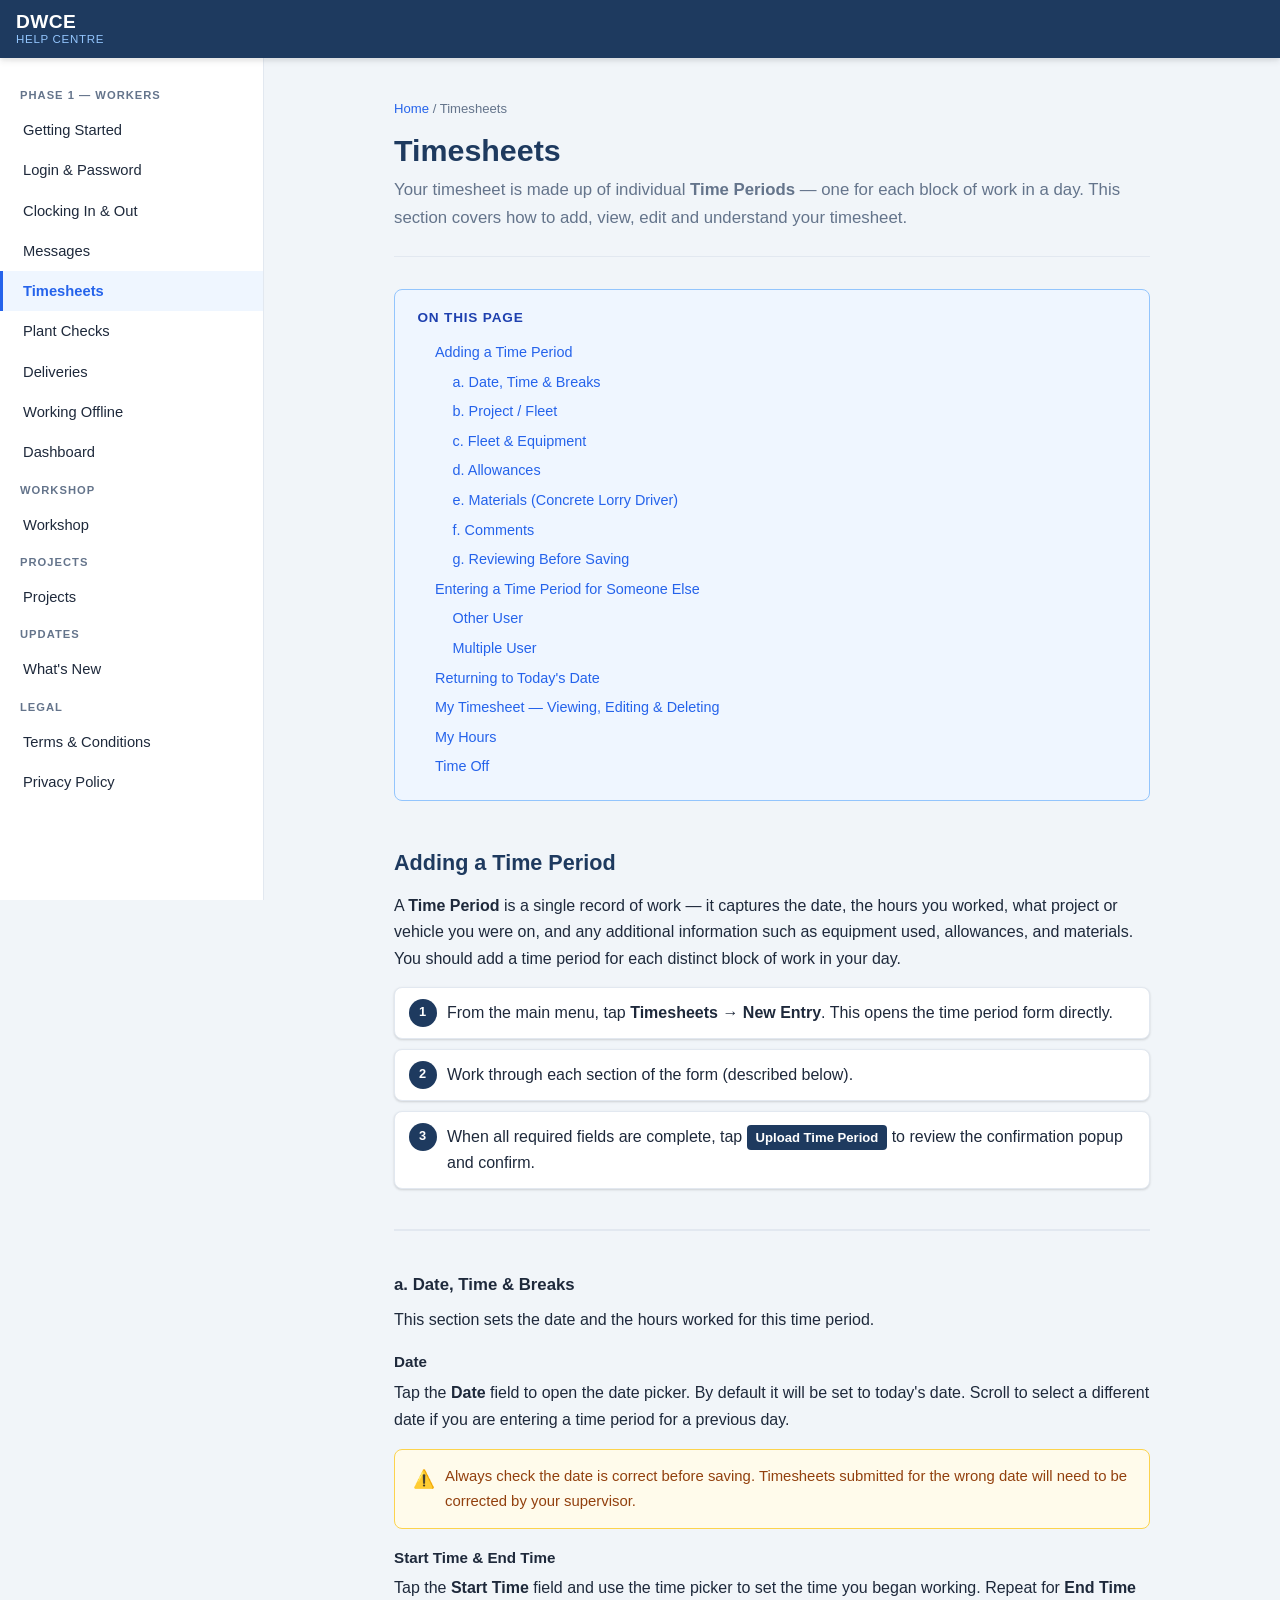
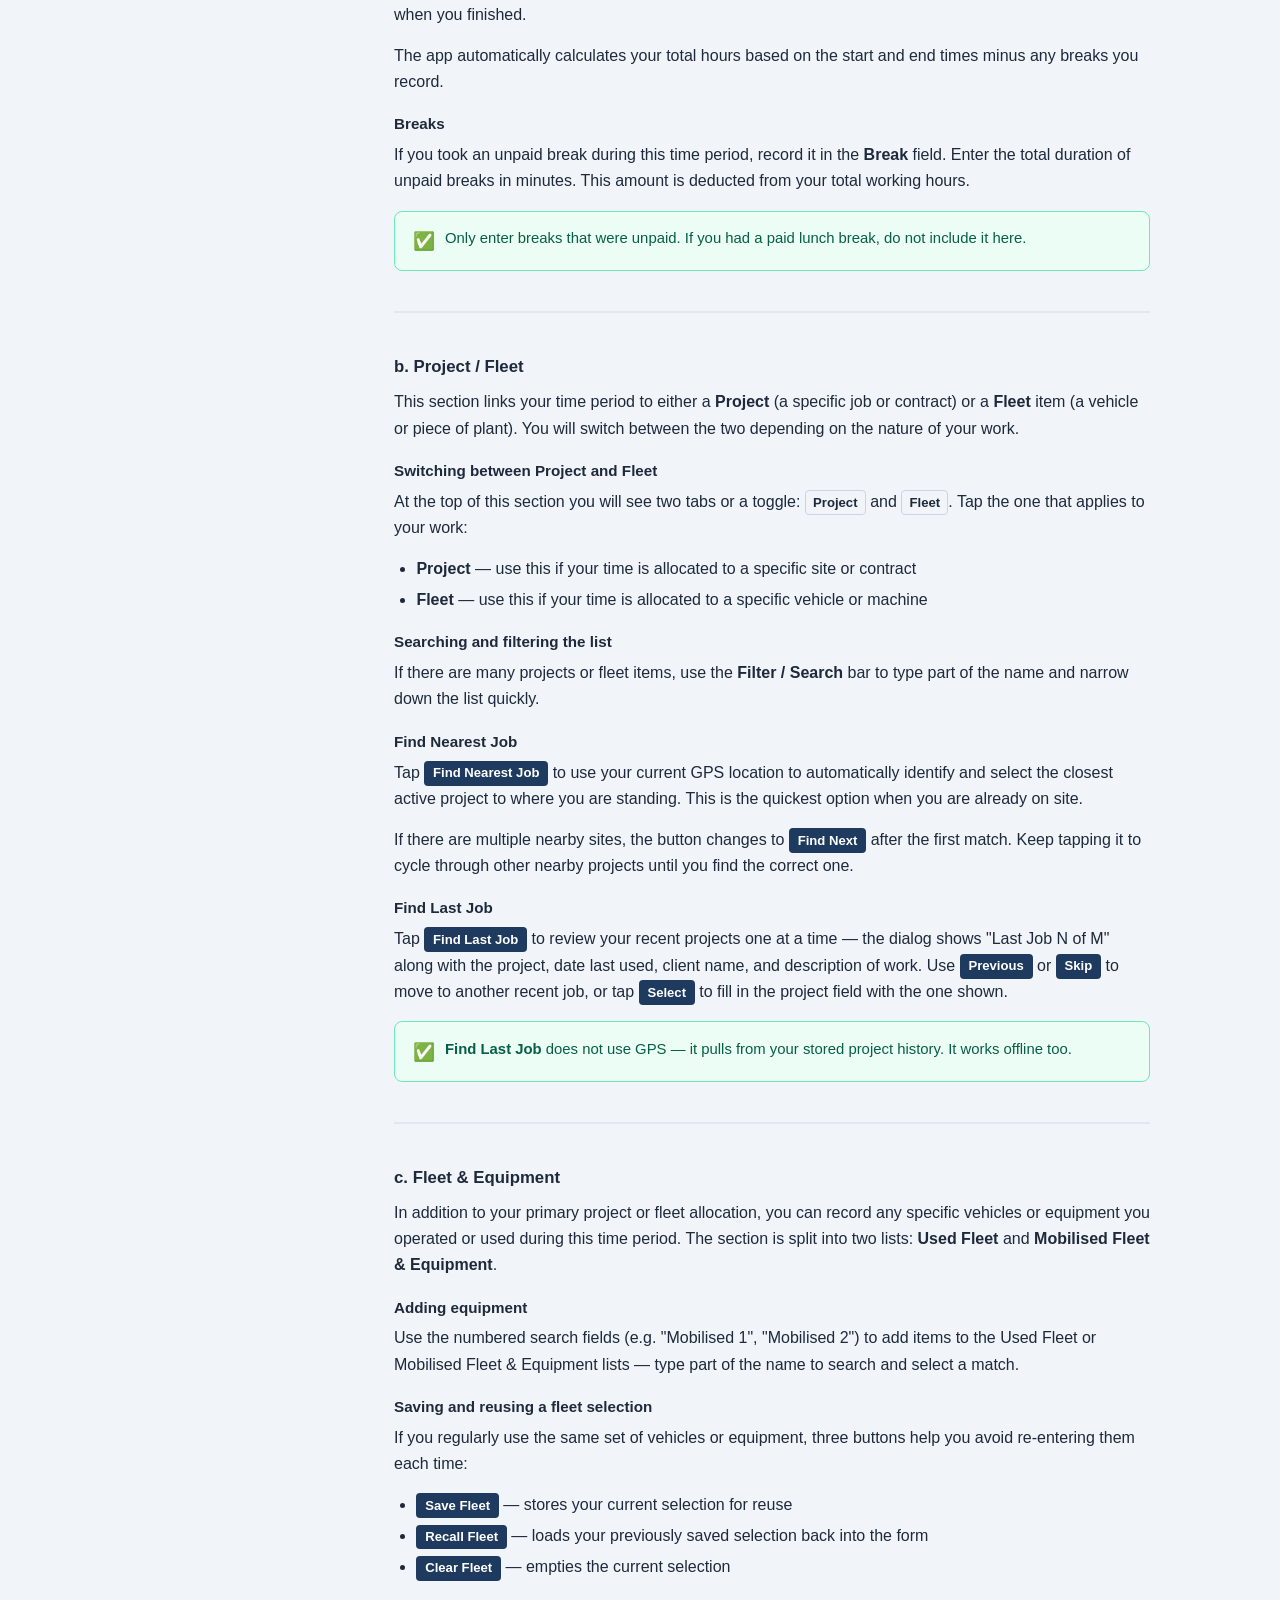
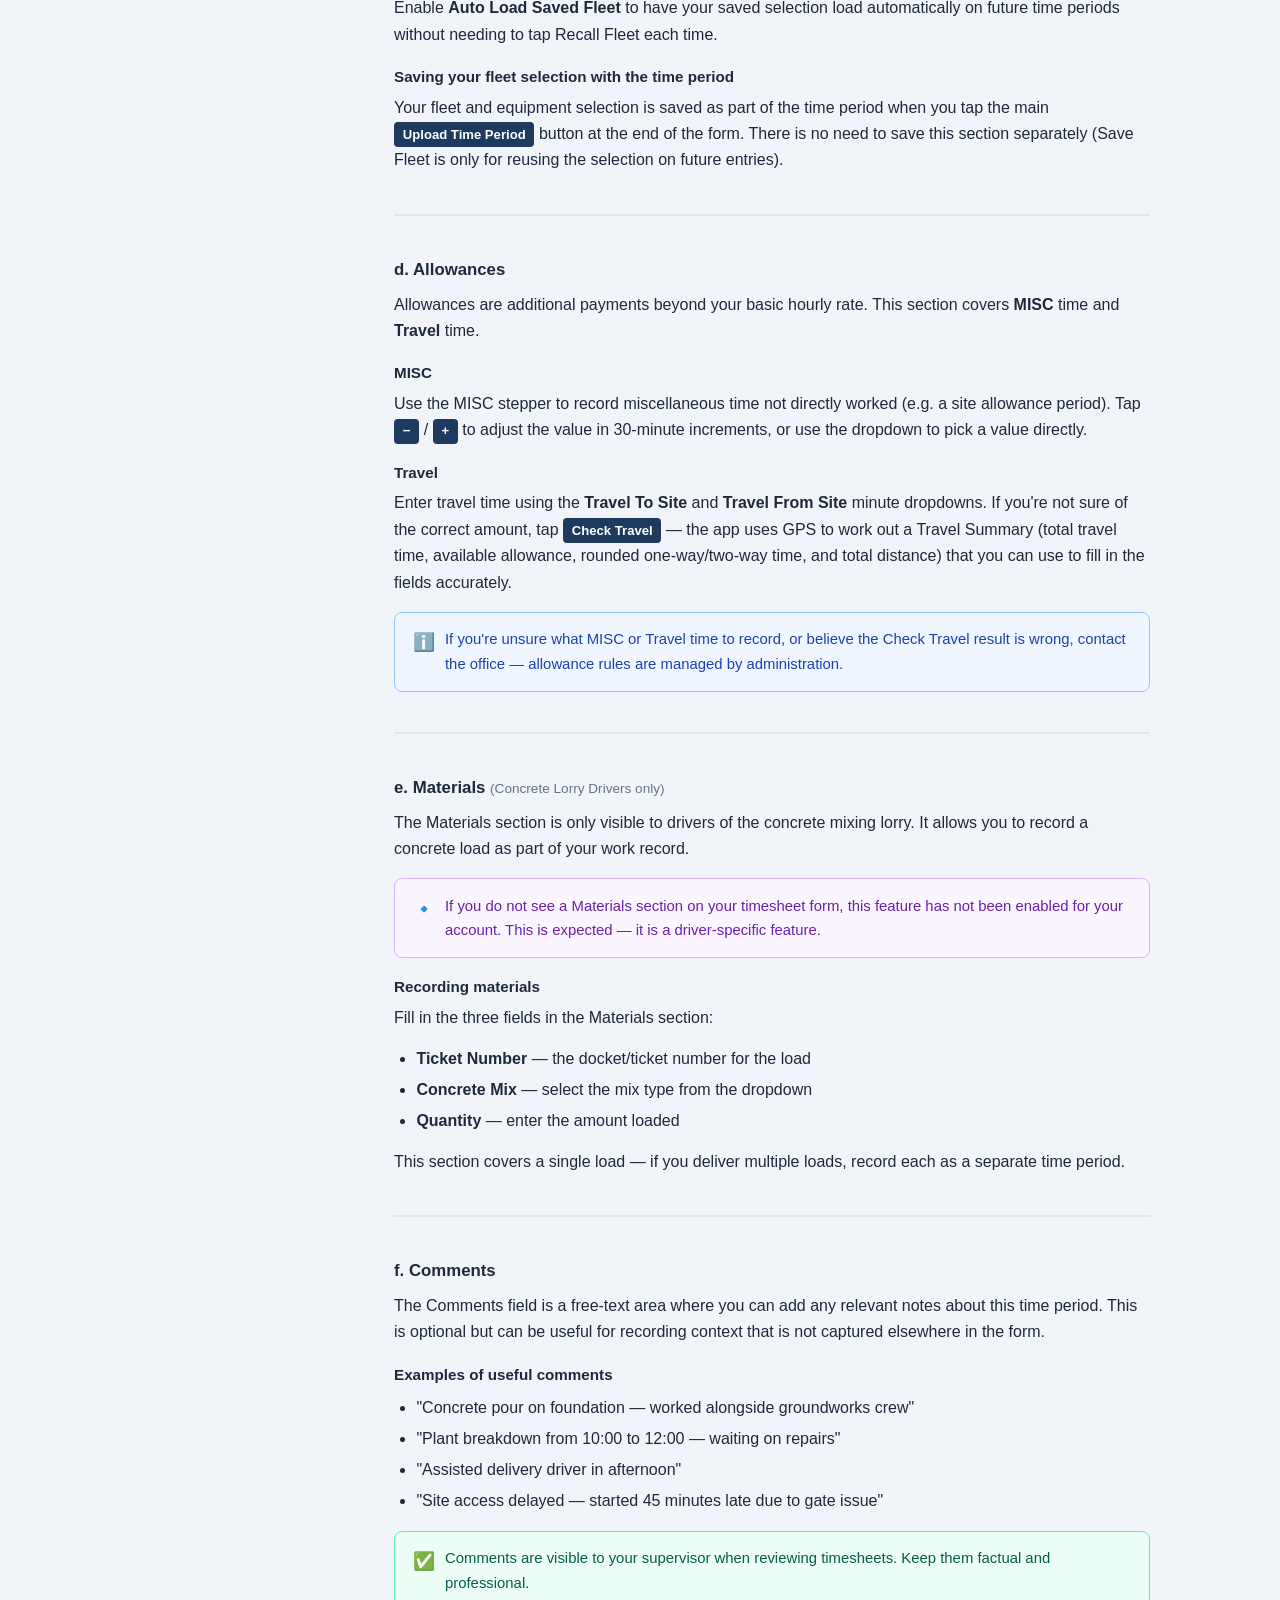
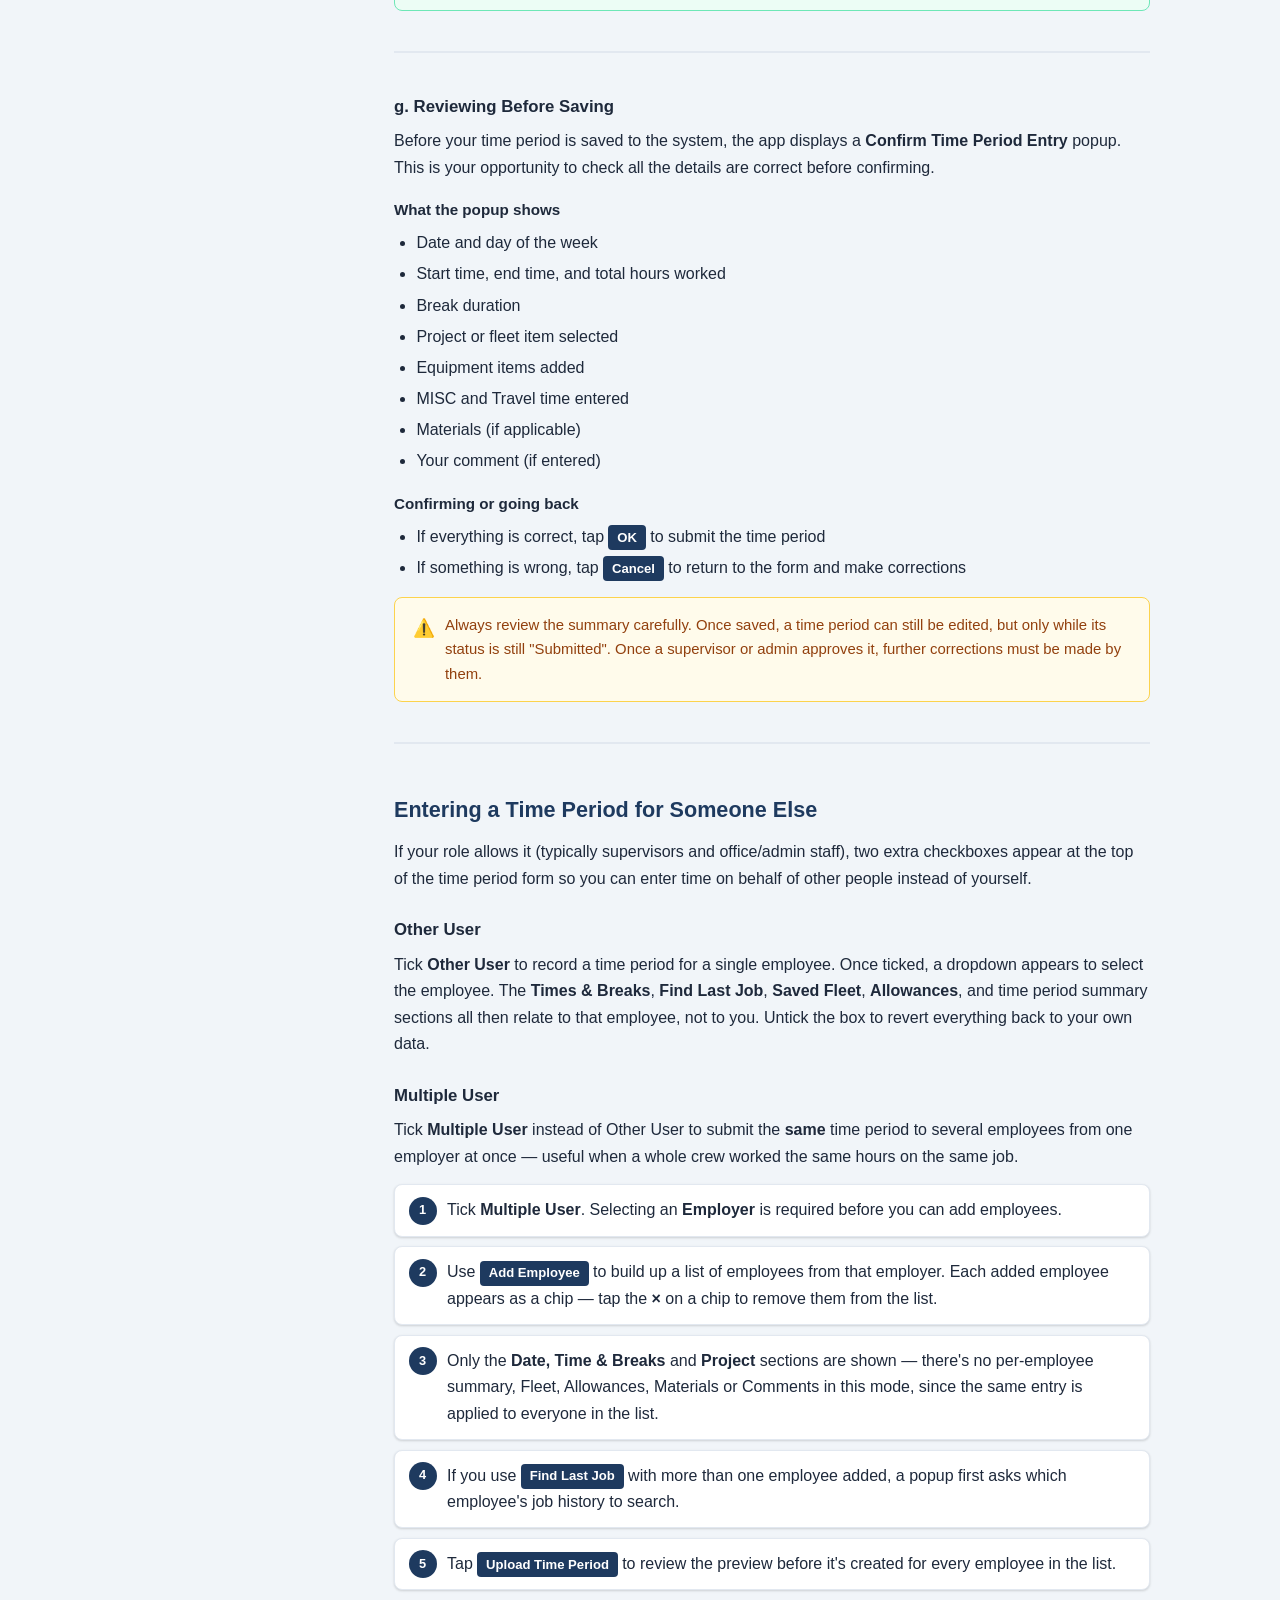
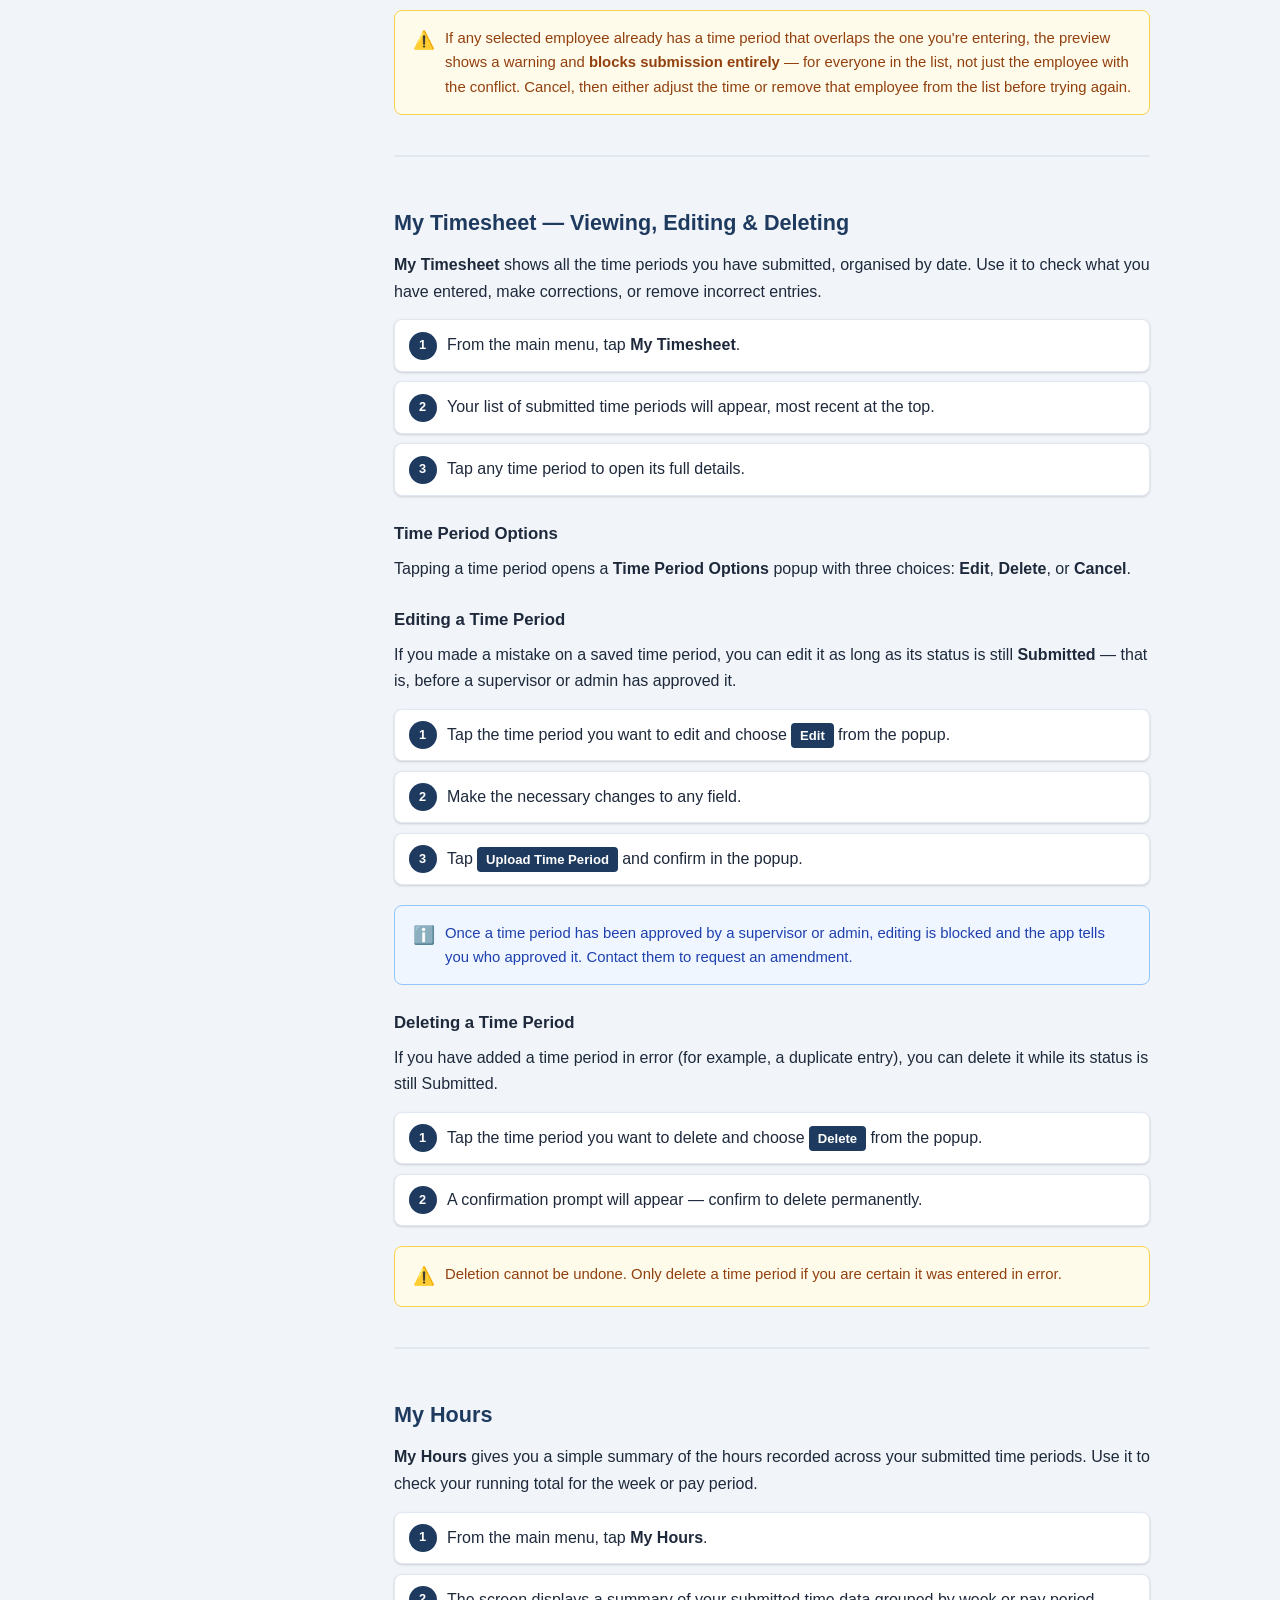
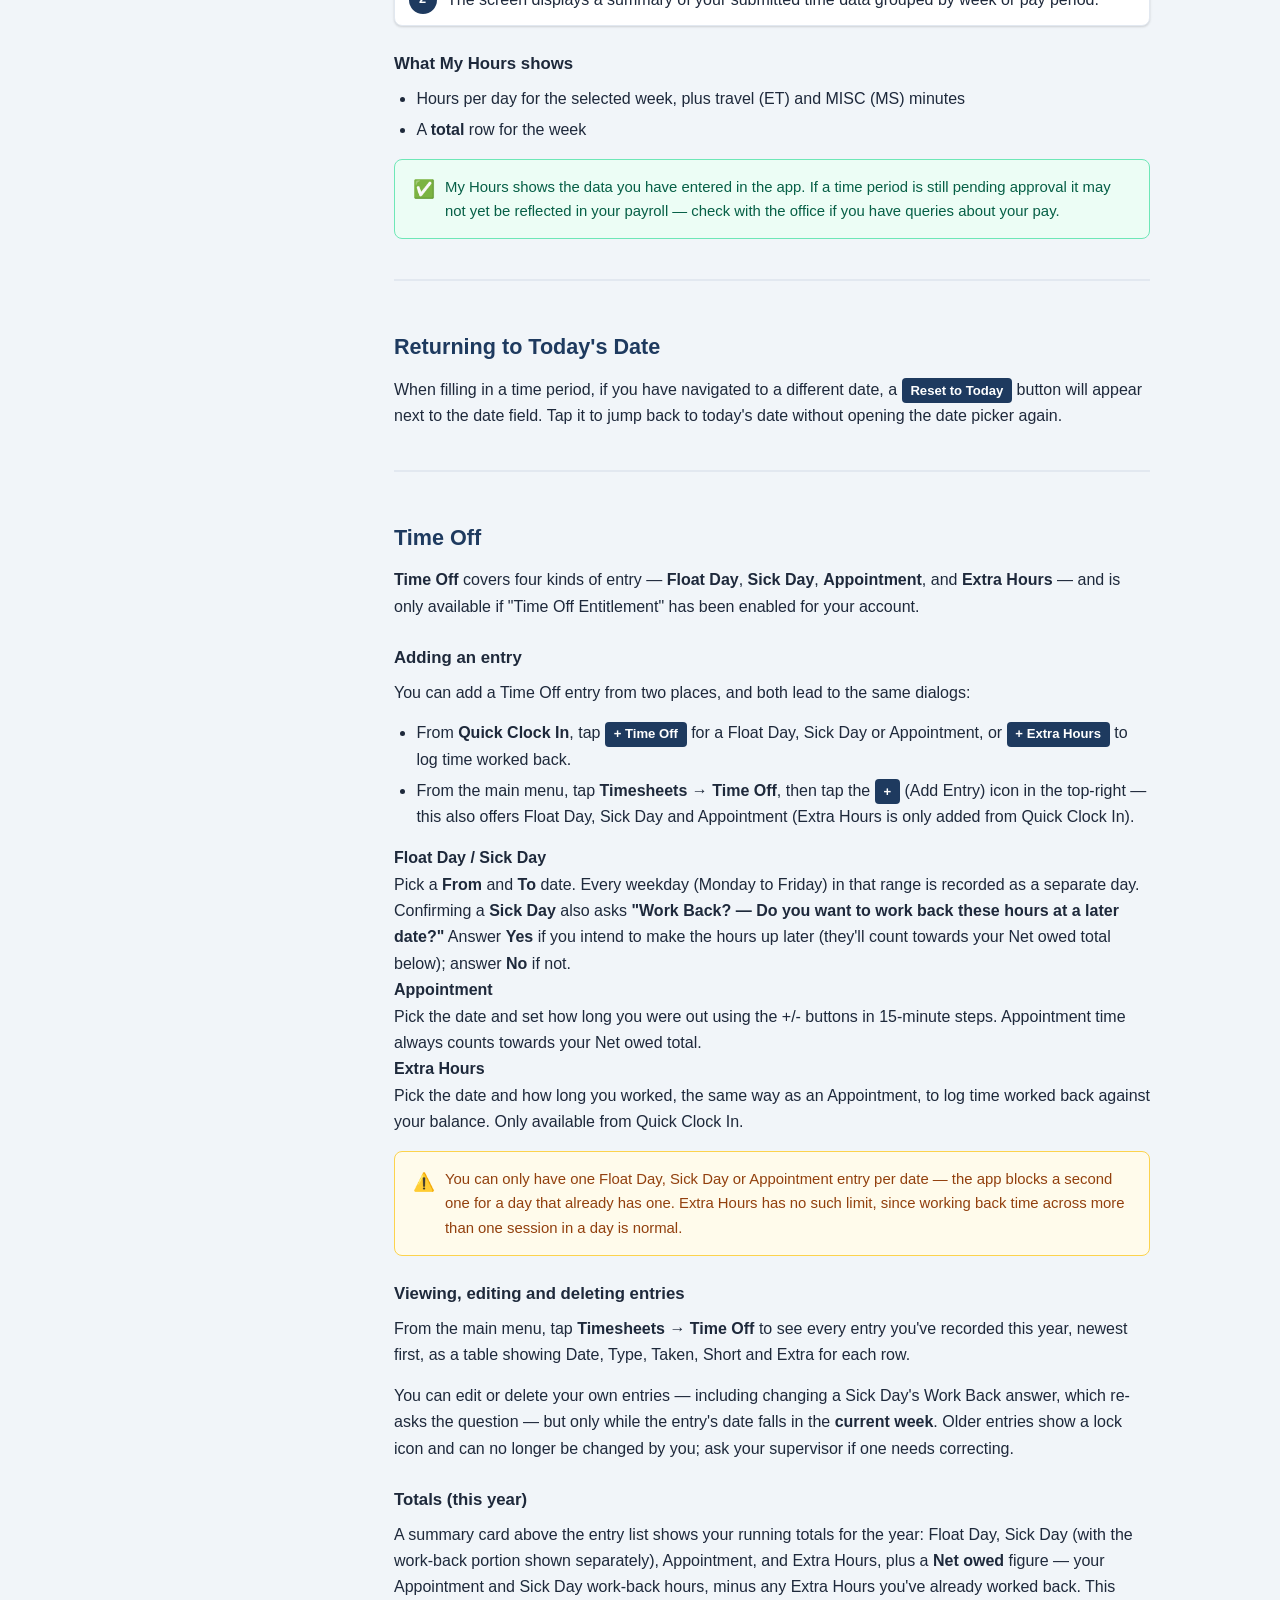
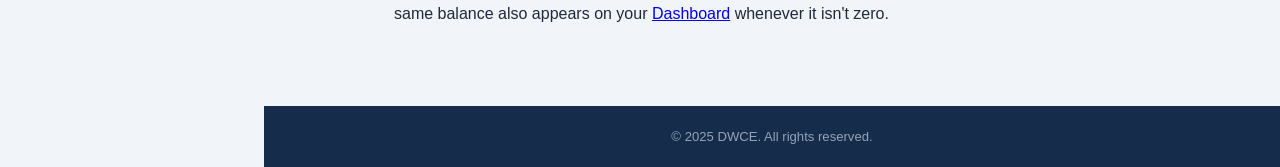
<file: timesheets.html>
<!DOCTYPE html>
<html lang="en">
<head>
  <meta charset="UTF-8">
  <meta name="viewport" content="width=device-width, initial-scale=1.0">
  <title>Timesheets | DWCE Help Centre</title>
  <link rel="stylesheet" href="style.css">
</head>
<body>

<header class="site-header">
  <div class="header-inner">
    <button class="menu-toggle" id="menuToggle" aria-label="Toggle navigation">
      <span></span><span></span><span></span>
    </button>
    <a href="index.html" class="logo">
      <span class="logo-text">DWCE</span>
      <span class="logo-sub">Help Centre</span>
    </a>
  </div>
</header>

<div class="sidebar-overlay" id="sidebarOverlay"></div>

<nav class="sidebar" id="sidebar">
  <div class="nav-label">Phase 1 — Workers</div>
  <a href="getting-started.html" class="nav-link">Getting Started</a>
  <a href="login.html"           class="nav-link">Login &amp; Password</a>
  <a href="clocking.html"        class="nav-link">Clocking In &amp; Out</a>
  <a href="messages.html"        class="nav-link">Messages</a>
  <a href="timesheets.html"      class="nav-link">Timesheets</a>
  <a href="plant-checks.html"    class="nav-link">Plant Checks</a>
  <a href="deliveries.html"      class="nav-link">Deliveries</a>
  <a href="offline.html"         class="nav-link">Working Offline</a>
  <a href="dashboard.html"       class="nav-link">Dashboard</a>
  <div class="nav-label">Workshop</div>
  <a href="workshop.html"        class="nav-link">Workshop</a>
  <div class="nav-label">Projects</div>
  <a href="projects.html"        class="nav-link">Projects</a>
  <div class="nav-label">Updates</div>
  <a href="whats-new.html"       class="nav-link">What's New</a>
  <div class="nav-label">Legal</div>
  <a href="terms.html"           class="nav-link">Terms &amp; Conditions</a>
  <a href="privacy.html"         class="nav-link">Privacy Policy</a>
</nav>

<main class="content">
  <div class="content-inner">

    <div class="breadcrumb"><a href="index.html">Home</a><span>Timesheets</span></div>
    <h1>Timesheets</h1>
    <p class="page-intro">Your timesheet is made up of individual <strong>Time Periods</strong> — one for each block of work in a day. This section covers how to add, view, edit and understand your timesheet.</p>

    <div class="toc">
      <div class="toc-title">On this page</div>
      <ul>
        <li><a href="#adding-time-periods">Adding a Time Period</a>
          <ul>
            <li><a href="#date-time-breaks">a. Date, Time &amp; Breaks</a></li>
            <li><a href="#project-fleet">b. Project / Fleet</a></li>
            <li><a href="#fleet-equipment">c. Fleet &amp; Equipment</a></li>
            <li><a href="#allowances">d. Allowances</a></li>
            <li><a href="#materials">e. Materials (Concrete Lorry Driver)</a></li>
            <li><a href="#comments">f. Comments</a></li>
            <li><a href="#submission-popup">g. Reviewing Before Saving</a></li>
          </ul>
        </li>
        <li><a href="#other-users">Entering a Time Period for Someone Else</a>
          <ul>
            <li><a href="#other-user">Other User</a></li>
            <li><a href="#multiple-user">Multiple User</a></li>
          </ul>
        </li>
        <li><a href="#reset-to-today">Returning to Today's Date</a></li>
        <li><a href="#my-timesheet">My Timesheet — Viewing, Editing &amp; Deleting</a></li>
        <li><a href="#my-hours">My Hours</a></li>
        <li><a href="#time-off">Time Off</a></li>
      </ul>
    </div>

    <!-- ════════════════════════════════════════════════════════════
         ADDING TIME PERIODS
    ═════════════════════════════════════════════════════════════════ -->
    <h2 id="adding-time-periods">Adding a Time Period</h2>

    <p>
      A <strong>Time Period</strong> is a single record of work — it captures the date, the hours
      you worked, what project or vehicle you were on, and any additional information such as
      equipment used, allowances, and materials. You should add a time period for each distinct
      block of work in your day.
    </p>

    <ol class="steps">
      <li>From the main menu, tap <strong>Timesheets → New Entry</strong>. This opens the time period form directly.</li>
      <li>Work through each section of the form (described below).</li>
      <li>When all required fields are complete, tap <span class="btn-label">Upload Time Period</span> to review the confirmation popup and confirm.</li>
    </ol>

    <hr class="section-divider">

    <!-- ── a. DATE, TIME & BREAKS ─────────────────────────────────── -->
    <h3 id="date-time-breaks">a. Date, Time &amp; Breaks</h3>

    <p>This section sets the date and the hours worked for this time period.</p>

    <h4>Date</h4>
    <p>
      Tap the <strong>Date</strong> field to open the date picker. By default it will be set to
      today's date. Scroll to select a different date if you are entering a time period for a
      previous day.
    </p>
    <div class="warning">
      <span class="callout-icon">⚠️</span>
      <div class="callout-body">
        <p>Always check the date is correct before saving. Timesheets submitted for the wrong date will need to be corrected by your supervisor.</p>
      </div>
    </div>

    <h4>Start Time &amp; End Time</h4>
    <p>
      Tap the <strong>Start Time</strong> field and use the time picker to set the time you
      began working. Repeat for <strong>End Time</strong> when you finished.
    </p>
    <p>
      The app automatically calculates your total hours based on the start and end times minus
      any breaks you record.
    </p>

    <h4>Breaks</h4>
    <p>
      If you took an unpaid break during this time period, record it in the <strong>Break</strong>
      field. Enter the total duration of unpaid breaks in minutes. This amount is deducted from
      your total working hours.
    </p>
    <div class="tip">
      <span class="callout-icon">✅</span>
      <div class="callout-body">
        <p>Only enter breaks that were unpaid. If you had a paid lunch break, do not include it here.</p>
      </div>
    </div>

    <hr class="section-divider">

    <!-- ── b. PROJECT / FLEET ─────────────────────────────────────── -->
    <h3 id="project-fleet">b. Project / Fleet</h3>

    <p>
      This section links your time period to either a <strong>Project</strong> (a specific job or
      contract) or a <strong>Fleet</strong> item (a vehicle or piece of plant). You will switch
      between the two depending on the nature of your work.
    </p>

    <h4>Switching between Project and Fleet</h4>
    <p>
      At the top of this section you will see two tabs or a toggle: <kbd>Project</kbd> and
      <kbd>Fleet</kbd>. Tap the one that applies to your work:
    </p>
    <ul>
      <li><strong>Project</strong> — use this if your time is allocated to a specific site or contract</li>
      <li><strong>Fleet</strong> — use this if your time is allocated to a specific vehicle or machine</li>
    </ul>

    <h4>Searching and filtering the list</h4>
    <p>
      If there are many projects or fleet items, use the <strong>Filter / Search</strong> bar to
      type part of the name and narrow down the list quickly.
    </p>

    <h4>Find Nearest Job</h4>
    <p>
      Tap <span class="btn-label">Find Nearest Job</span> to use your current GPS location to
      automatically identify and select the closest active project to where you are standing.
      This is the quickest option when you are already on site.
    </p>
    <p>
      If there are multiple nearby sites, the button changes to <span class="btn-label">Find Next</span>
      after the first match. Keep tapping it to cycle through other nearby projects until you find
      the correct one.
    </p>

    <h4>Find Last Job</h4>
    <p>
      Tap <span class="btn-label">Find Last Job</span> to review your recent projects one at a
      time — the dialog shows "Last Job N of M" along with the project, date last used, client
      name, and description of work. Use <span class="btn-label">Previous</span> or
      <span class="btn-label">Skip</span> to move to another recent job, or tap
      <span class="btn-label">Select</span> to fill in the project field with the one shown.
    </p>

    <div class="tip">
      <span class="callout-icon">✅</span>
      <div class="callout-body">
        <p><strong>Find Last Job</strong> does not use GPS — it pulls from your stored project history. It works offline too.</p>
      </div>
    </div>

    <hr class="section-divider">

    <!-- ── c. FLEET & EQUIPMENT ───────────────────────────────────── -->
    <h3 id="fleet-equipment">c. Fleet &amp; Equipment</h3>

    <p>
      In addition to your primary project or fleet allocation, you can record any specific
      vehicles or equipment you operated or used during this time period. The section is split
      into two lists: <strong>Used Fleet</strong> and <strong>Mobilised Fleet &amp; Equipment</strong>.
    </p>

    <h4>Adding equipment</h4>
    <p>
      Use the numbered search fields (e.g. "Mobilised 1", "Mobilised 2") to add items to the
      Used Fleet or Mobilised Fleet &amp; Equipment lists — type part of the name to search and
      select a match.
    </p>

    <h4>Saving and reusing a fleet selection</h4>
    <p>If you regularly use the same set of vehicles or equipment, three buttons help you avoid re-entering them each time:</p>
    <ul>
      <li><span class="btn-label">Save Fleet</span> — stores your current selection for reuse</li>
      <li><span class="btn-label">Recall Fleet</span> — loads your previously saved selection back into the form</li>
      <li><span class="btn-label">Clear Fleet</span> — empties the current selection</li>
    </ul>
    <p>
      Enable <strong>Auto Load Saved Fleet</strong> to have your saved selection load automatically
      on future time periods without needing to tap Recall Fleet each time.
    </p>

    <h4>Saving your fleet selection with the time period</h4>
    <p>
      Your fleet and equipment selection is saved as part of the time period when you tap the
      main <span class="btn-label">Upload Time Period</span> button at the end of the form. There
      is no need to save this section separately (Save Fleet is only for reusing the selection
      on future entries).
    </p>

    <hr class="section-divider">

    <!-- ── d. ALLOWANCES ──────────────────────────────────────────── -->
    <h3 id="allowances">d. Allowances</h3>

    <p>
      Allowances are additional payments beyond your basic hourly rate. This section covers
      <strong>MISC</strong> time and <strong>Travel</strong> time.
    </p>

    <h4>MISC</h4>
    <p>
      Use the MISC stepper to record miscellaneous time not directly worked (e.g. a site
      allowance period). Tap <span class="btn-label">−</span> / <span class="btn-label">+</span>
      to adjust the value in 30-minute increments, or use the dropdown to pick a value directly.
    </p>

    <h4>Travel</h4>
    <p>
      Enter travel time using the <strong>Travel To Site</strong> and <strong>Travel From Site</strong>
      minute dropdowns. If you're not sure of the correct amount, tap
      <span class="btn-label">Check Travel</span> — the app uses GPS to work out a Travel Summary
      (total travel time, available allowance, rounded one-way/two-way time, and total distance)
      that you can use to fill in the fields accurately.
    </p>

    <div class="info">
      <span class="callout-icon">ℹ️</span>
      <div class="callout-body">
        <p>If you're unsure what MISC or Travel time to record, or believe the Check Travel result is wrong, contact the office — allowance rules are managed by administration.</p>
      </div>
    </div>

    <hr class="section-divider">

    <!-- ── e. MATERIALS ───────────────────────────────────────────── -->
    <h3 id="materials">e. Materials <span style="font-size:.85rem;font-weight:400;color:#64748b;">(Concrete Lorry Drivers only)</span></h3>

    <p>
      The Materials section is only visible to drivers of the concrete mixing lorry. It allows
      you to record a concrete load as part of your work record.
    </p>

    <div class="note">
      <span class="callout-icon">🔹</span>
      <div class="callout-body">
        <p>If you do not see a Materials section on your timesheet form, this feature has not been enabled for your account. This is expected — it is a driver-specific feature.</p>
      </div>
    </div>

    <h4>Recording materials</h4>
    <p>Fill in the three fields in the Materials section:</p>
    <ul>
      <li><strong>Ticket Number</strong> — the docket/ticket number for the load</li>
      <li><strong>Concrete Mix</strong> — select the mix type from the dropdown</li>
      <li><strong>Quantity</strong> — enter the amount loaded</li>
    </ul>
    <p>This section covers a single load — if you deliver multiple loads, record each as a separate time period.</p>

    <hr class="section-divider">

    <!-- ── f. COMMENTS ────────────────────────────────────────────── -->
    <h3 id="comments">f. Comments</h3>

    <p>
      The Comments field is a free-text area where you can add any relevant notes about this
      time period. This is optional but can be useful for recording context that is not captured
      elsewhere in the form.
    </p>

    <h4>Examples of useful comments</h4>
    <ul>
      <li>"Concrete pour on foundation — worked alongside groundworks crew"</li>
      <li>"Plant breakdown from 10:00 to 12:00 — waiting on repairs"</li>
      <li>"Assisted delivery driver in afternoon"</li>
      <li>"Site access delayed — started 45 minutes late due to gate issue"</li>
    </ul>

    <div class="tip">
      <span class="callout-icon">✅</span>
      <div class="callout-body">
        <p>Comments are visible to your supervisor when reviewing timesheets. Keep them factual and professional.</p>
      </div>
    </div>

    <hr class="section-divider">

    <!-- ── g. SUBMISSION POPUP ────────────────────────────────────── -->
    <h3 id="submission-popup">g. Reviewing Before Saving</h3>

    <p>
      Before your time period is saved to the system, the app displays a
      <strong>Confirm Time Period Entry</strong> popup. This is your opportunity to check all the
      details are correct before confirming.
    </p>

    <h4>What the popup shows</h4>
    <ul>
      <li>Date and day of the week</li>
      <li>Start time, end time, and total hours worked</li>
      <li>Break duration</li>
      <li>Project or fleet item selected</li>
      <li>Equipment items added</li>
      <li>MISC and Travel time entered</li>
      <li>Materials (if applicable)</li>
      <li>Your comment (if entered)</li>
    </ul>

    <h4>Confirming or going back</h4>
    <ul>
      <li>If everything is correct, tap <span class="btn-label">OK</span> to submit the time period</li>
      <li>If something is wrong, tap <span class="btn-label">Cancel</span> to return to the form and make corrections</li>
    </ul>

    <div class="warning">
      <span class="callout-icon">⚠️</span>
      <div class="callout-body">
        <p>Always review the summary carefully. Once saved, a time period can still be edited, but only while its status is still "Submitted". Once a supervisor or admin approves it, further corrections must be made by them.</p>
      </div>
    </div>

    <!-- ════════════════════════════════════════════════════════════
         ENTERING FOR SOMEONE ELSE
    ═════════════════════════════════════════════════════════════════ -->
    <hr class="section-divider">
    <h2 id="other-users">Entering a Time Period for Someone Else</h2>

    <p>
      If your role allows it (typically supervisors and office/admin staff), two extra checkboxes
      appear at the top of the time period form so you can enter time on behalf of other people
      instead of yourself.
    </p>

    <h3 id="other-user">Other User</h3>
    <p>
      Tick <strong>Other User</strong> to record a time period for a single employee. Once ticked,
      a dropdown appears to select the employee. The <strong>Times &amp; Breaks</strong>,
      <strong>Find Last Job</strong>, <strong>Saved Fleet</strong>, <strong>Allowances</strong>,
      and time period summary sections all then relate to that employee, not to you. Untick the
      box to revert everything back to your own data.
    </p>

    <h3 id="multiple-user">Multiple User</h3>
    <p>
      Tick <strong>Multiple User</strong> instead of Other User to submit the <strong>same</strong>
      time period to several employees from one employer at once — useful when a whole crew worked
      the same hours on the same job.
    </p>
    <ol class="steps">
      <li>Tick <strong>Multiple User</strong>. Selecting an <strong>Employer</strong> is required before you can add employees.</li>
      <li>Use <span class="btn-label">Add Employee</span> to build up a list of employees from that employer. Each added employee appears as a chip — tap the <strong>×</strong> on a chip to remove them from the list.</li>
      <li>Only the <strong>Date, Time &amp; Breaks</strong> and <strong>Project</strong> sections are shown — there's no per-employee summary, Fleet, Allowances, Materials or Comments in this mode, since the same entry is applied to everyone in the list.</li>
      <li>If you use <span class="btn-label">Find Last Job</span> with more than one employee added, a popup first asks which employee's job history to search.</li>
      <li>Tap <span class="btn-label">Upload Time Period</span> to review the preview before it's created for every employee in the list.</li>
    </ol>

    <div class="warning">
      <span class="callout-icon">⚠️</span>
      <div class="callout-body">
        <p>If any selected employee already has a time period that overlaps the one you're entering, the preview shows a warning and <strong>blocks submission entirely</strong> — for everyone in the list, not just the employee with the conflict. Cancel, then either adjust the time or remove that employee from the list before trying again.</p>
      </div>
    </div>

    <!-- ════════════════════════════════════════════════════════════
         MY TIMESHEET
    ═════════════════════════════════════════════════════════════════ -->
    <hr class="section-divider">
    <h2 id="my-timesheet">My Timesheet — Viewing, Editing &amp; Deleting</h2>

    <p>
      <strong>My Timesheet</strong> shows all the time periods you have submitted, organised by
      date. Use it to check what you have entered, make corrections, or remove incorrect entries.
    </p>

    <ol class="steps">
      <li>From the main menu, tap <strong>My Timesheet</strong>.</li>
      <li>Your list of submitted time periods will appear, most recent at the top.</li>
      <li>Tap any time period to open its full details.</li>
    </ol>

    <h3 id="viewing">Time Period Options</h3>
    <p>
      Tapping a time period opens a <strong>Time Period Options</strong> popup with three
      choices: <strong>Edit</strong>, <strong>Delete</strong>, or <strong>Cancel</strong>.
    </p>

    <h3 id="editing">Editing a Time Period</h3>
    <p>
      If you made a mistake on a saved time period, you can edit it as long as its status is
      still <strong>Submitted</strong> — that is, before a supervisor or admin has approved it.
    </p>

    <ol class="steps">
      <li>Tap the time period you want to edit and choose <span class="btn-label">Edit</span> from the popup.</li>
      <li>Make the necessary changes to any field.</li>
      <li>Tap <span class="btn-label">Upload Time Period</span> and confirm in the popup.</li>
    </ol>

    <div class="info">
      <span class="callout-icon">ℹ️</span>
      <div class="callout-body">
        <p>Once a time period has been approved by a supervisor or admin, editing is blocked and the app tells you who approved it. Contact them to request an amendment.</p>
      </div>
    </div>

    <h3 id="deleting">Deleting a Time Period</h3>
    <p>
      If you have added a time period in error (for example, a duplicate entry), you can delete
      it while its status is still Submitted.
    </p>

    <ol class="steps">
      <li>Tap the time period you want to delete and choose <span class="btn-label">Delete</span> from the popup.</li>
      <li>A confirmation prompt will appear — confirm to delete permanently.</li>
    </ol>

    <div class="warning">
      <span class="callout-icon">⚠️</span>
      <div class="callout-body">
        <p>Deletion cannot be undone. Only delete a time period if you are certain it was entered in error.</p>
      </div>
    </div>

    <!-- ════════════════════════════════════════════════════════════
         MY HOURS
    ═════════════════════════════════════════════════════════════════ -->
    <hr class="section-divider">
    <h2 id="my-hours">My Hours</h2>

    <p>
      <strong>My Hours</strong> gives you a simple summary of the hours recorded across your
      submitted time periods. Use it to check your running total for the week or pay period.
    </p>

    <ol class="steps">
      <li>From the main menu, tap <strong>My Hours</strong>.</li>
      <li>The screen displays a summary of your submitted time data grouped by week or pay period.</li>
    </ol>

    <h3>What My Hours shows</h3>
    <ul>
      <li>Hours per day for the selected week, plus travel (ET) and MISC (MS) minutes</li>
      <li>A <strong>total</strong> row for the week</li>
    </ul>

    <div class="tip">
      <span class="callout-icon">✅</span>
      <div class="callout-body">
        <p>My Hours shows the data you have entered in the app. If a time period is still pending approval it may not yet be reflected in your payroll — check with the office if you have queries about your pay.</p>
      </div>
    </div>

    <!-- ════════════════════════════════════════════════════════════
         RESET TO TODAY
    ═════════════════════════════════════════════════════════════════ -->
    <hr class="section-divider">
    <h2 id="reset-to-today">Returning to Today's Date</h2>

    <p>
      When filling in a time period, if you have navigated to a different date, a
      <span class="btn-label">Reset to Today</span> button will appear next to the date field.
      Tap it to jump back to today's date without opening the date picker again.
    </p>

    <!-- ════════════════════════════════════════════════════════════
         TIME OFF
    ═════════════════════════════════════════════════════════════════ -->
    <hr class="section-divider">
    <h2 id="time-off">Time Off</h2>

    <p>
      <strong>Time Off</strong> covers four kinds of entry — <strong>Float Day</strong>,
      <strong>Sick Day</strong>, <strong>Appointment</strong>, and <strong>Extra Hours</strong> — and
      is only available if "Time Off Entitlement" has been enabled for your account.
    </p>

    <h3>Adding an entry</h3>
    <p>You can add a Time Off entry from two places, and both lead to the same dialogs:</p>
    <ul>
      <li>From <strong>Quick Clock In</strong>, tap <span class="btn-label">+ Time Off</span> for a
        Float Day, Sick Day or Appointment, or <span class="btn-label">+ Extra Hours</span> to log
        time worked back.</li>
      <li>From the main menu, tap <strong>Timesheets → Time Off</strong>, then tap the
        <span class="btn-label">+</span> (Add Entry) icon in the top-right — this also offers Float
        Day, Sick Day and Appointment (Extra Hours is only added from Quick Clock In).</li>
    </ul>

    <dl>
      <dt><strong>Float Day / Sick Day</strong></dt>
      <dd>Pick a <strong>From</strong> and <strong>To</strong> date. Every weekday (Monday to
        Friday) in that range is recorded as a separate day. Confirming a <strong>Sick Day</strong>
        also asks <strong>"Work Back? — Do you want to work back these hours at a later date?"</strong>
        Answer <strong>Yes</strong> if you intend to make the hours up later (they'll count towards
        your Net owed total below); answer <strong>No</strong> if not.</dd>

      <dt><strong>Appointment</strong></dt>
      <dd>Pick the date and set how long you were out using the +/- buttons in 15-minute steps.
        Appointment time always counts towards your Net owed total.</dd>

      <dt><strong>Extra Hours</strong></dt>
      <dd>Pick the date and how long you worked, the same way as an Appointment, to log time worked
        back against your balance. Only available from Quick Clock In.</dd>
    </dl>

    <div class="warning">
      <span class="callout-icon">⚠️</span>
      <div class="callout-body">
        <p>You can only have one Float Day, Sick Day or Appointment entry per date — the app blocks
          a second one for a day that already has one. Extra Hours has no such limit, since working
          back time across more than one session in a day is normal.</p>
      </div>
    </div>

    <h3>Viewing, editing and deleting entries</h3>
    <p>
      From the main menu, tap <strong>Timesheets → Time Off</strong> to see every entry you've
      recorded this year, newest first, as a table showing Date, Type, Taken, Short and Extra for
      each row.
    </p>
    <p>
      You can edit or delete your own entries — including changing a Sick Day's Work Back answer,
      which re-asks the question — but only while the entry's date falls in the <strong>current
      week</strong>. Older entries show a lock icon and can no longer be changed by you; ask your
      supervisor if one needs correcting.
    </p>

    <h3>Totals (this year)</h3>
    <p>
      A summary card above the entry list shows your running totals for the year: Float Day, Sick
      Day (with the work-back portion shown separately), Appointment, and Extra Hours, plus a
      <strong>Net owed</strong> figure — your Appointment and Sick Day work-back hours, minus any
      Extra Hours you've already worked back. This same balance also appears on your
      <a href="dashboard.html">Dashboard</a> whenever it isn't zero.</p>

  </div>
</main>

<footer class="site-footer">
  &copy; 2025 DWCE. All rights reserved.
</footer>

<script src="nav.js"></script>
</body>
</html>
</file>
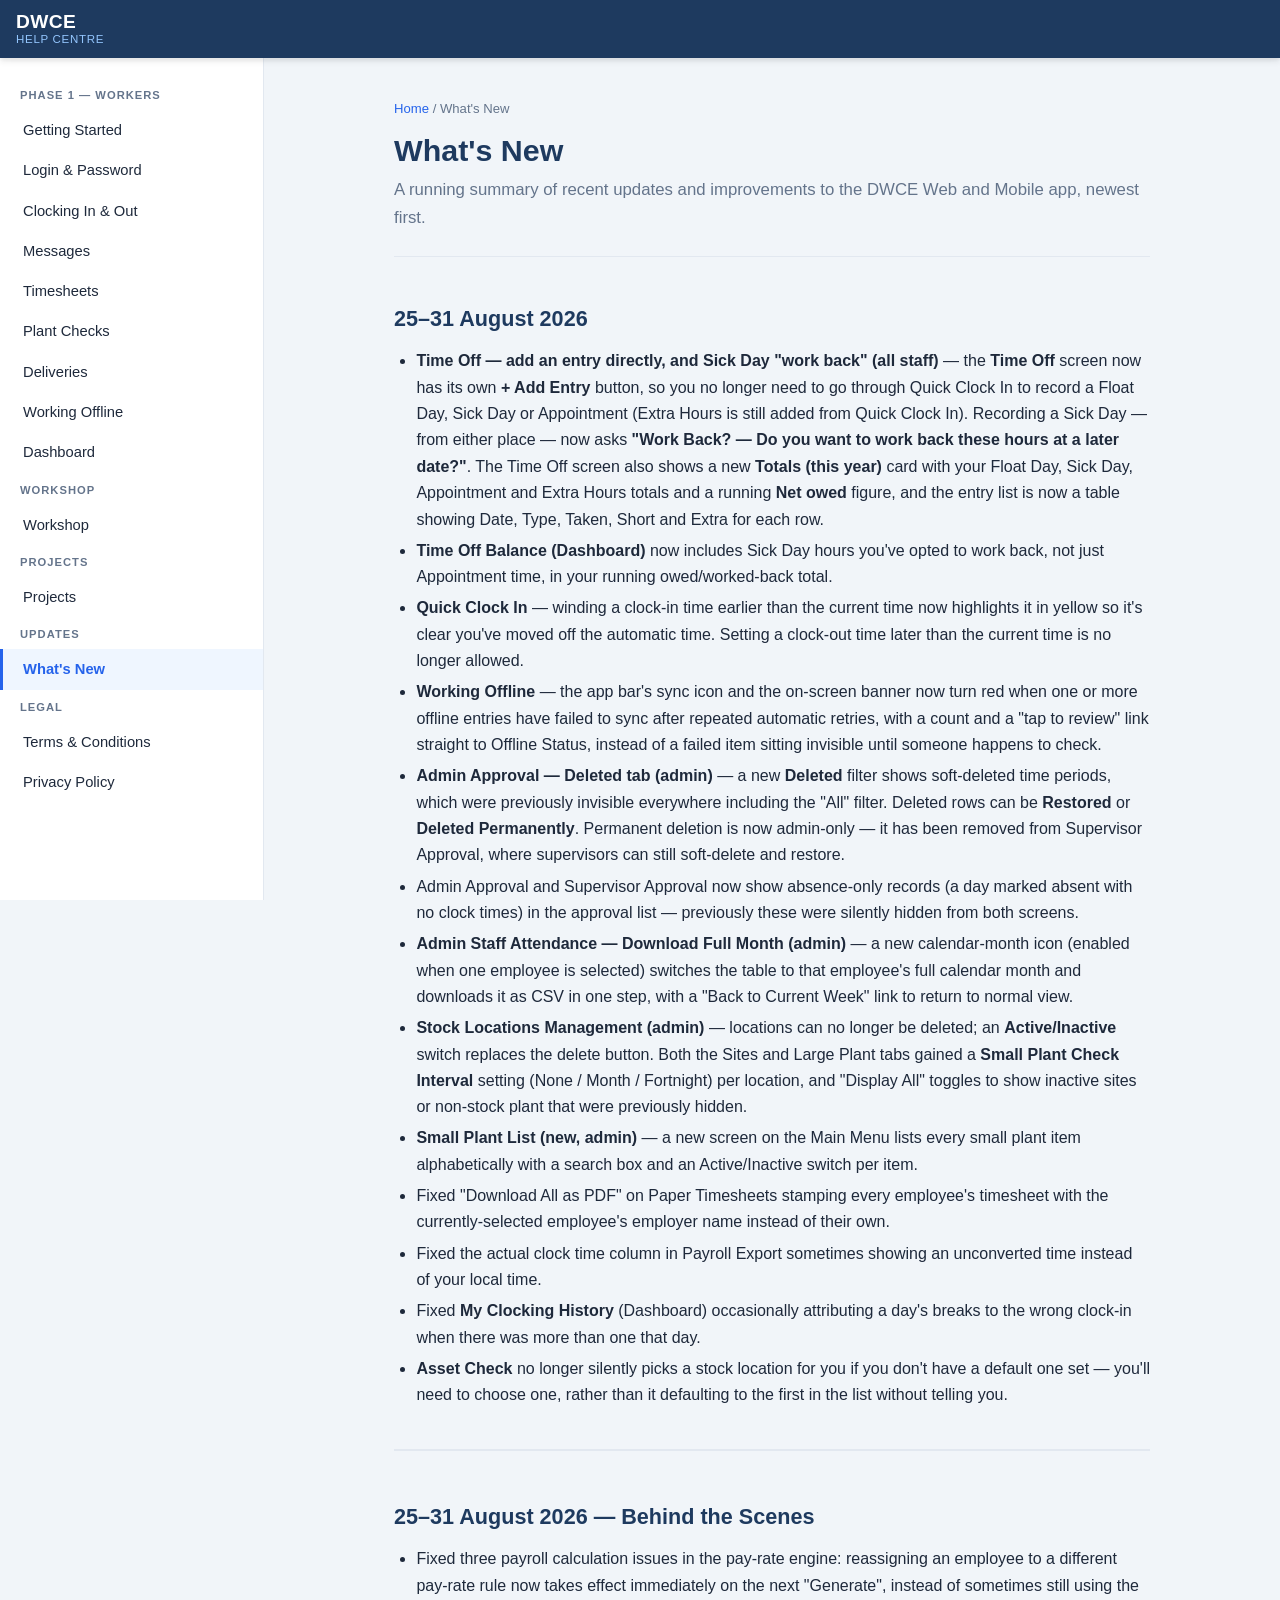
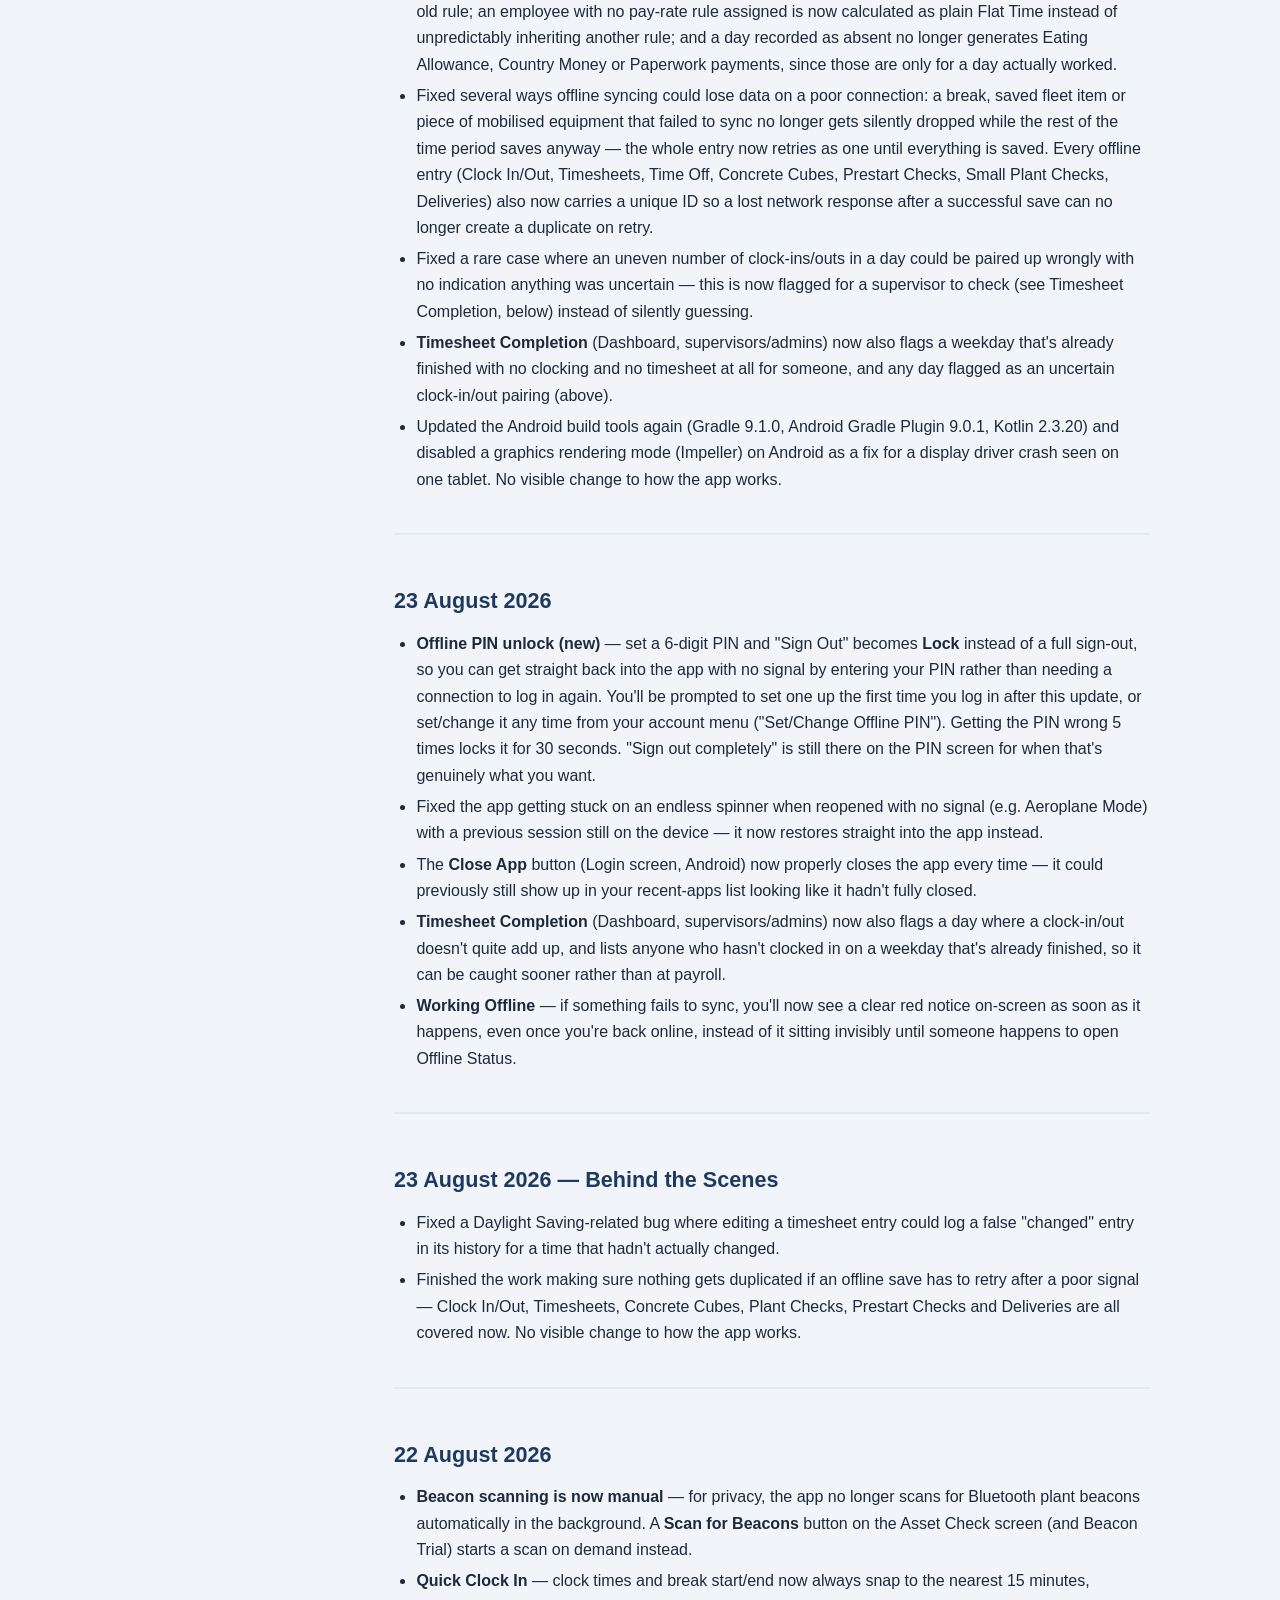
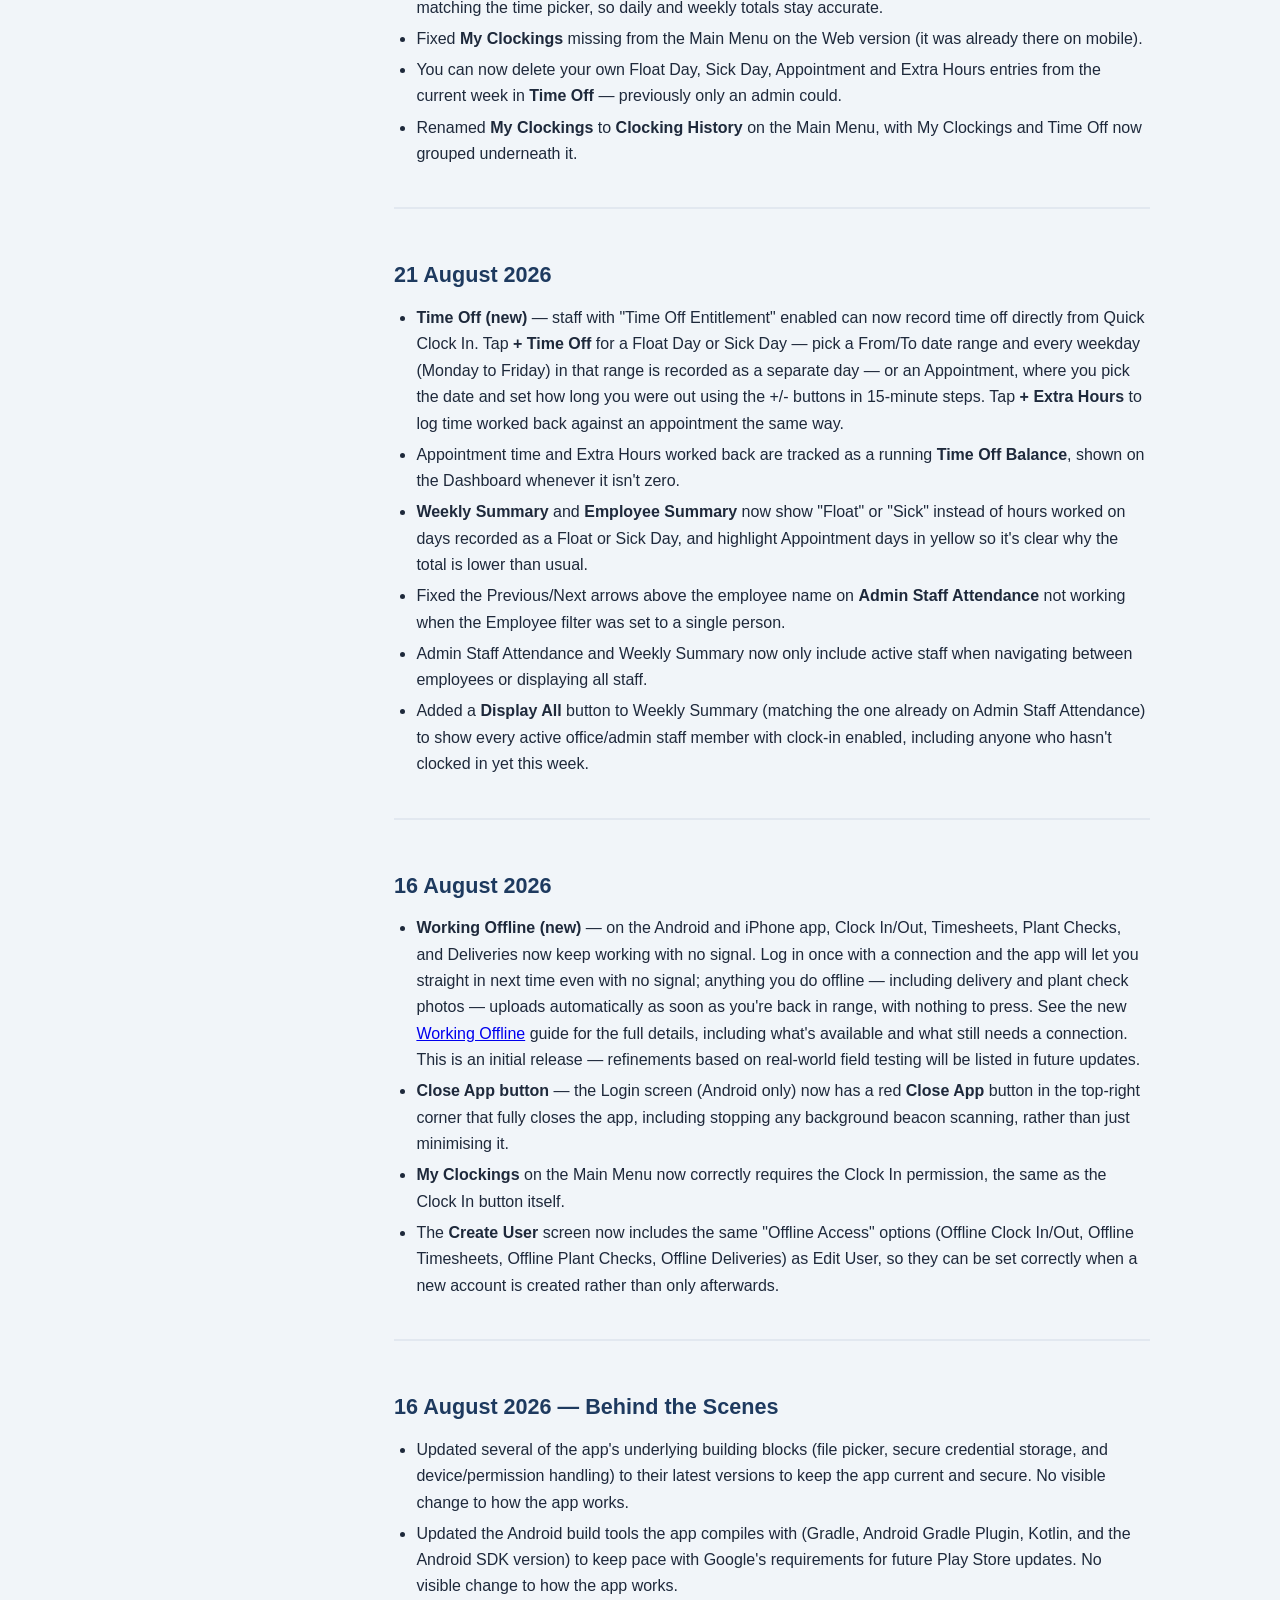
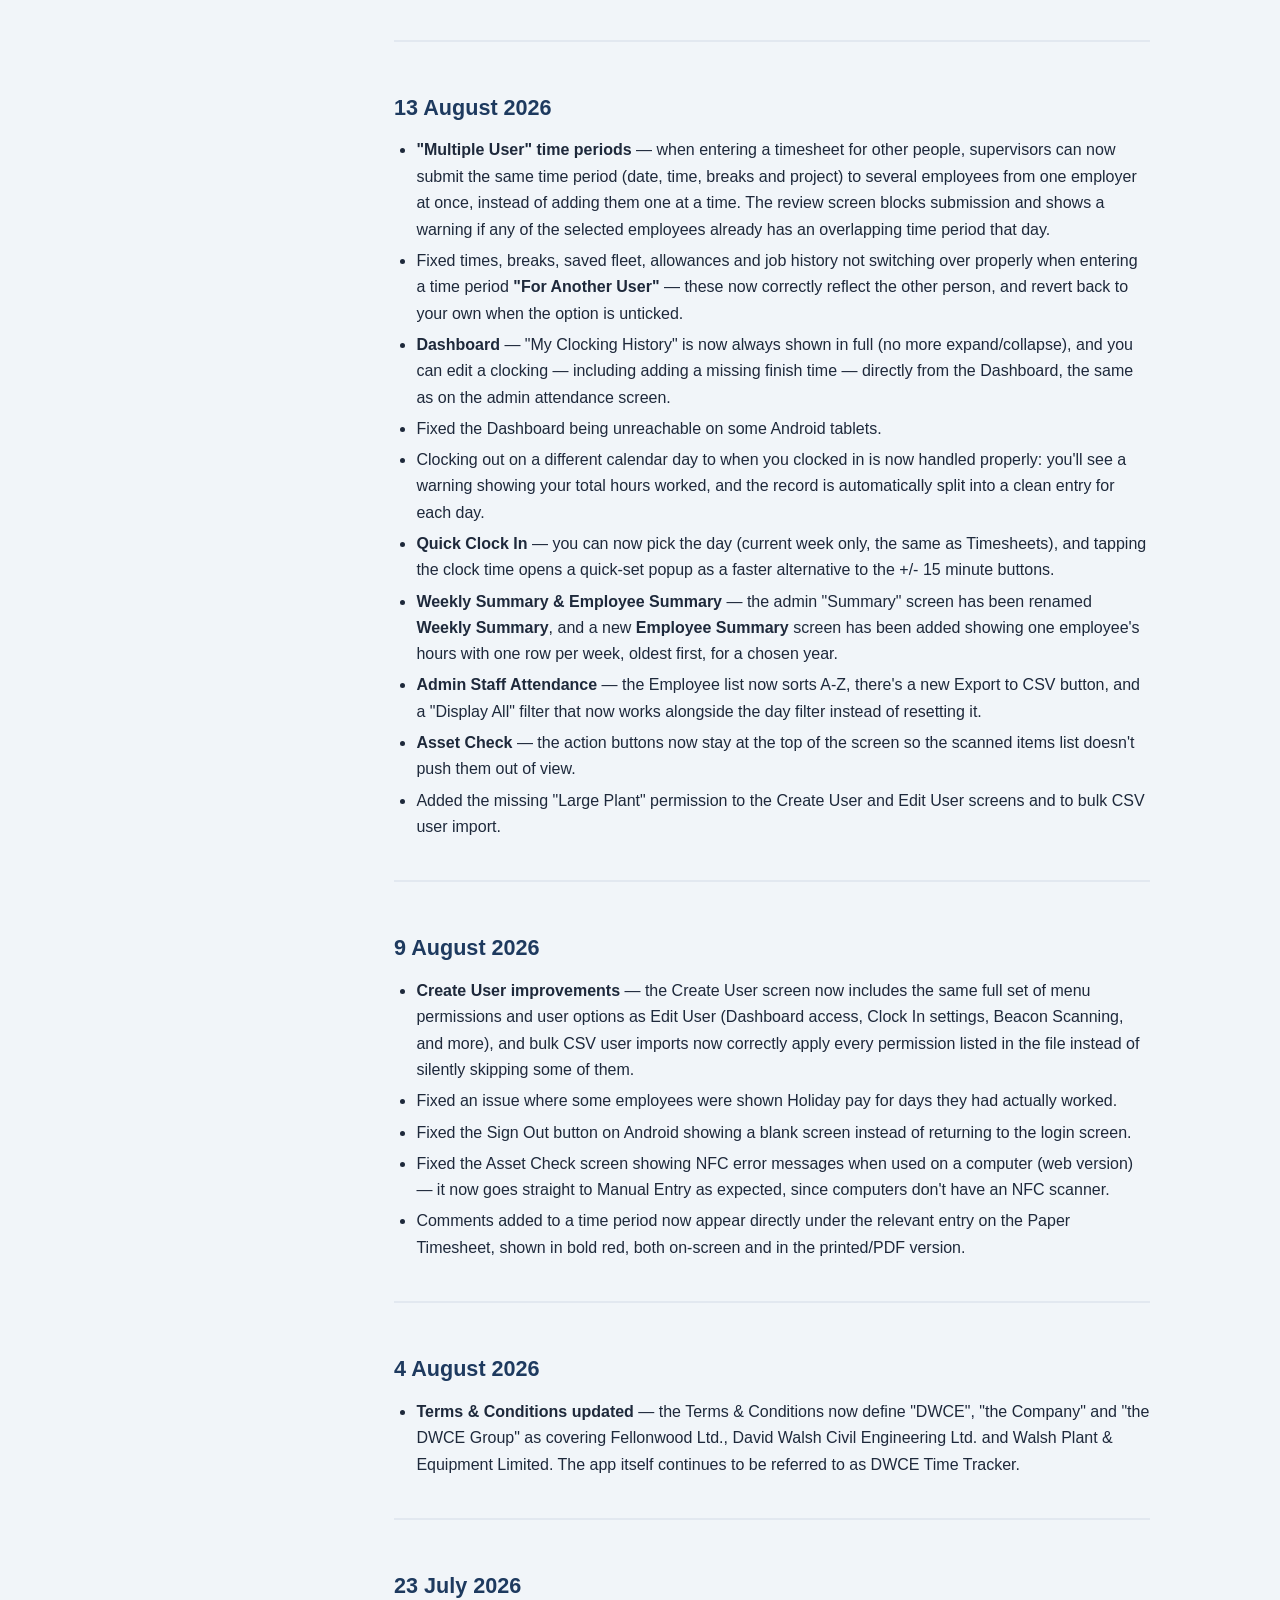
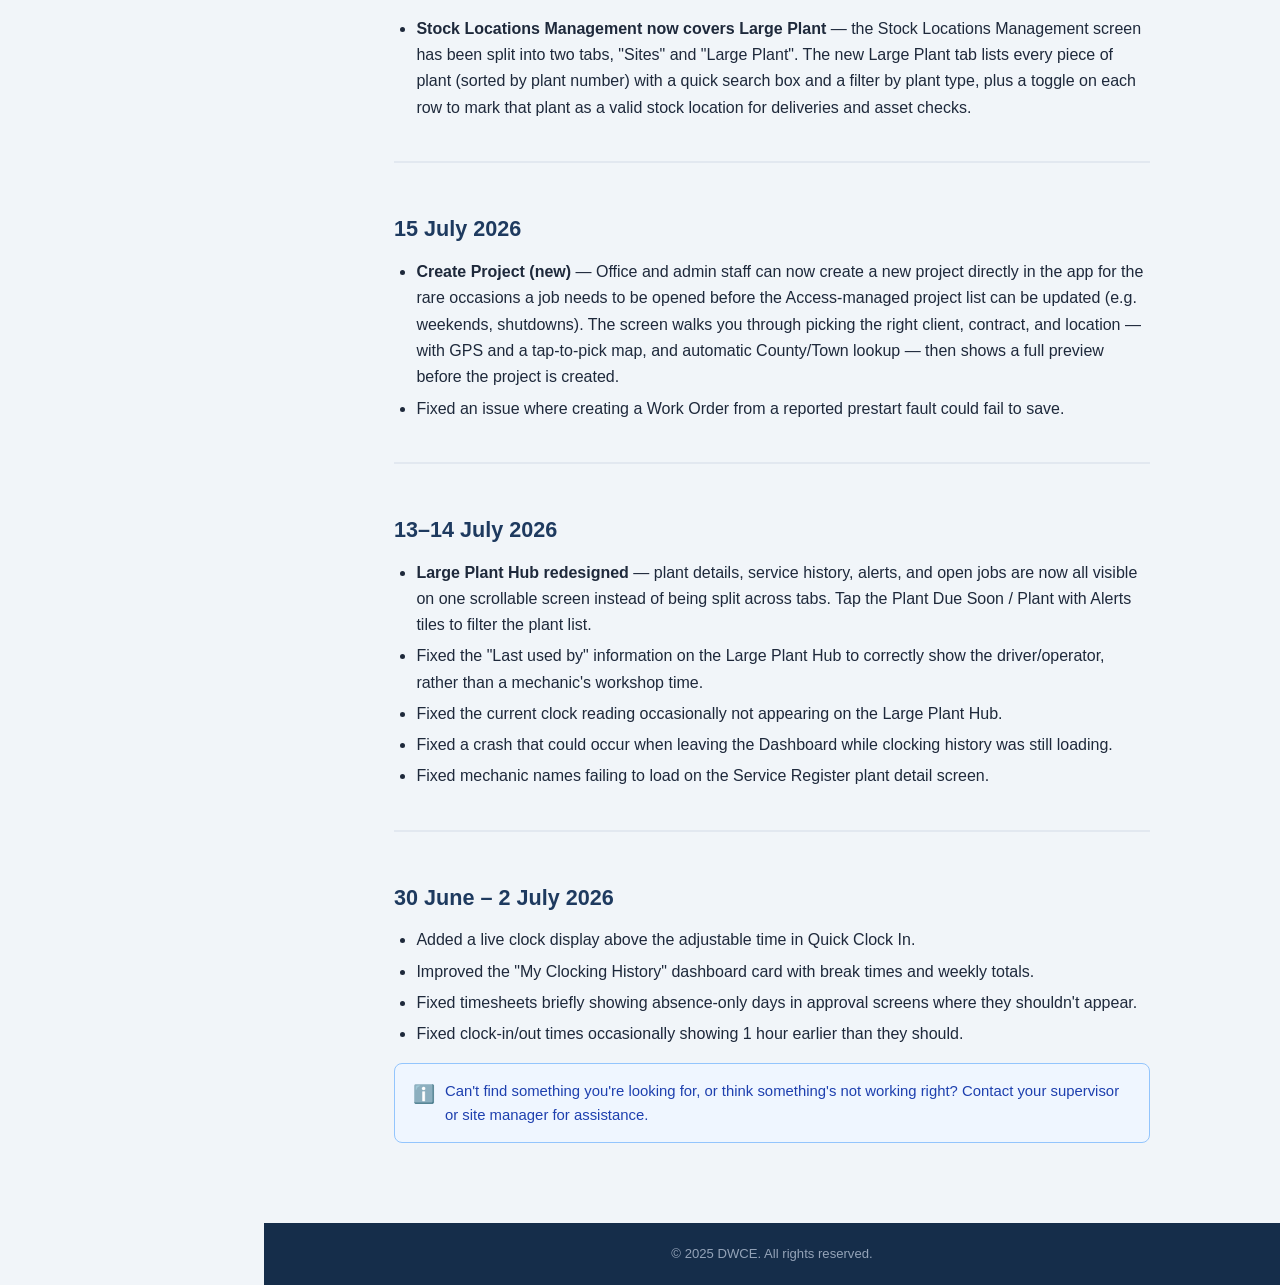
<file: whats-new.html>
<!DOCTYPE html>
<html lang="en">
<head>
  <meta charset="UTF-8">
  <meta name="viewport" content="width=device-width, initial-scale=1.0">
  <title>What's New | DWCE Help Centre</title>
  <link rel="stylesheet" href="style.css">
</head>
<body>

<header class="site-header">
  <div class="header-inner">
    <button class="menu-toggle" id="menuToggle" aria-label="Toggle navigation">
      <span></span><span></span><span></span>
    </button>
    <a href="index.html" class="logo">
      <span class="logo-text">DWCE</span>
      <span class="logo-sub">Help Centre</span>
    </a>
  </div>
</header>

<div class="sidebar-overlay" id="sidebarOverlay"></div>

<nav class="sidebar" id="sidebar">
  <div class="nav-label">Phase 1 — Workers</div>
  <a href="getting-started.html" class="nav-link">Getting Started</a>
  <a href="login.html"           class="nav-link">Login &amp; Password</a>
  <a href="clocking.html"        class="nav-link">Clocking In &amp; Out</a>
  <a href="messages.html"        class="nav-link">Messages</a>
  <a href="timesheets.html"      class="nav-link">Timesheets</a>
  <a href="plant-checks.html"    class="nav-link">Plant Checks</a>
  <a href="deliveries.html"      class="nav-link">Deliveries</a>
  <a href="offline.html"         class="nav-link">Working Offline</a>
  <a href="dashboard.html"       class="nav-link">Dashboard</a>
  <div class="nav-label">Workshop</div>
  <a href="workshop.html"        class="nav-link">Workshop</a>
  <div class="nav-label">Projects</div>
  <a href="projects.html"        class="nav-link">Projects</a>
  <div class="nav-label">Updates</div>
  <a href="whats-new.html"       class="nav-link">What's New</a>
  <div class="nav-label">Legal</div>
  <a href="terms.html"           class="nav-link">Terms &amp; Conditions</a>
  <a href="privacy.html"         class="nav-link">Privacy Policy</a>
</nav>

<main class="content">
  <div class="content-inner">

    <div class="breadcrumb"><a href="index.html">Home</a><span>What's New</span></div>
    <h1>What's New</h1>
    <p class="page-intro">
      A running summary of recent updates and improvements to the DWCE Web and Mobile app,
      newest first.
    </p>

    <!-- ── 25–31 AUGUST 2026 ──────────────────────────────────────────── -->
    <h2>25–31 August 2026</h2>
    <ul>
      <li><strong>Time Off — add an entry directly, and Sick Day "work back" (all staff)</strong> —
        the <strong>Time Off</strong> screen now has its own <strong>+ Add Entry</strong> button, so
        you no longer need to go through Quick Clock In to record a Float Day, Sick Day or
        Appointment (Extra Hours is still added from Quick Clock In). Recording a Sick Day — from
        either place — now asks <strong>"Work Back? — Do you want to work back these hours at a
        later date?"</strong>. The Time Off screen also shows a new <strong>Totals (this year)</strong>
        card with your Float Day, Sick Day, Appointment and Extra Hours totals and a running
        <strong>Net owed</strong> figure, and the entry list is now a table showing Date, Type,
        Taken, Short and Extra for each row.</li>
      <li><strong>Time Off Balance (Dashboard)</strong> now includes Sick Day hours you've opted to
        work back, not just Appointment time, in your running owed/worked-back total.</li>
      <li><strong>Quick Clock In</strong> — winding a clock-in time earlier than the current time
        now highlights it in yellow so it's clear you've moved off the automatic time. Setting a
        clock-out time later than the current time is no longer allowed.</li>
      <li><strong>Working Offline</strong> — the app bar's sync icon and the on-screen banner now
        turn red when one or more offline entries have failed to sync after repeated automatic
        retries, with a count and a "tap to review" link straight to Offline Status, instead of a
        failed item sitting invisible until someone happens to check.</li>
      <li><strong>Admin Approval — Deleted tab (admin)</strong> — a new <strong>Deleted</strong>
        filter shows soft-deleted time periods, which were previously invisible everywhere
        including the "All" filter. Deleted rows can be <strong>Restored</strong> or
        <strong>Deleted Permanently</strong>. Permanent deletion is now admin-only — it has been
        removed from Supervisor Approval, where supervisors can still soft-delete and restore.</li>
      <li>Admin Approval and Supervisor Approval now show absence-only records (a day marked
        absent with no clock times) in the approval list — previously these were silently hidden
        from both screens.</li>
      <li><strong>Admin Staff Attendance — Download Full Month (admin)</strong> — a new calendar-month
        icon (enabled when one employee is selected) switches the table to that employee's full
        calendar month and downloads it as CSV in one step, with a "Back to Current Week" link to
        return to normal view.</li>
      <li><strong>Stock Locations Management (admin)</strong> — locations can no longer be deleted;
        an <strong>Active/Inactive</strong> switch replaces the delete button. Both the Sites and
        Large Plant tabs gained a <strong>Small Plant Check Interval</strong> setting (None / Month
        / Fortnight) per location, and "Display All" toggles to show inactive sites or non-stock
        plant that were previously hidden.</li>
      <li><strong>Small Plant List (new, admin)</strong> — a new screen on the Main Menu lists every
        small plant item alphabetically with a search box and an Active/Inactive switch per item.</li>
      <li>Fixed "Download All as PDF" on Paper Timesheets stamping every employee's timesheet with
        the currently-selected employee's employer name instead of their own.</li>
      <li>Fixed the actual clock time column in Payroll Export sometimes showing an unconverted
        time instead of your local time.</li>
      <li>Fixed <strong>My Clocking History</strong> (Dashboard) occasionally attributing a day's
        breaks to the wrong clock-in when there was more than one that day.</li>
      <li><strong>Asset Check</strong> no longer silently picks a stock location for you if you
        don't have a default one set — you'll need to choose one, rather than it defaulting to the
        first in the list without telling you.</li>
    </ul>

    <hr class="section-divider">

    <!-- ── 25–31 AUGUST 2026 — BEHIND THE SCENES ────────────────────────── -->
    <h2>25–31 August 2026 — Behind the Scenes</h2>
    <ul>
      <li>Fixed three payroll calculation issues in the pay-rate engine: reassigning an employee to
        a different pay-rate rule now takes effect immediately on the next "Generate", instead of
        sometimes still using the old rule; an employee with no pay-rate rule assigned is now
        calculated as plain Flat Time instead of unpredictably inheriting another rule; and a day
        recorded as absent no longer generates Eating Allowance, Country Money or Paperwork
        payments, since those are only for a day actually worked.</li>
      <li>Fixed several ways offline syncing could lose data on a poor connection: a break, saved
        fleet item or piece of mobilised equipment that failed to sync no longer gets silently
        dropped while the rest of the time period saves anyway — the whole entry now retries as one
        until everything is saved. Every offline entry (Clock In/Out, Timesheets, Time Off, Concrete
        Cubes, Prestart Checks, Small Plant Checks, Deliveries) also now carries a unique ID so a
        lost network response after a successful save can no longer create a duplicate on retry.</li>
      <li>Fixed a rare case where an uneven number of clock-ins/outs in a day could be paired up
        wrongly with no indication anything was uncertain — this is now flagged for a supervisor to
        check (see Timesheet Completion, below) instead of silently guessing.</li>
      <li><strong>Timesheet Completion</strong> (Dashboard, supervisors/admins) now also flags a
        weekday that's already finished with no clocking and no timesheet at all for someone, and
        any day flagged as an uncertain clock-in/out pairing (above).</li>
      <li>Updated the Android build tools again (Gradle 9.1.0, Android Gradle Plugin 9.0.1, Kotlin
        2.3.20) and disabled a graphics rendering mode (Impeller) on Android as a fix for a display
        driver crash seen on one tablet. No visible change to how the app works.</li>
    </ul>

    <hr class="section-divider">

    <!-- ── 23 AUGUST 2026 ──────────────────────────────────────────── -->
    <h2>23 August 2026</h2>
    <ul>
      <li><strong>Offline PIN unlock (new)</strong> — set a 6-digit PIN and "Sign Out" becomes
        <strong>Lock</strong> instead of a full sign-out, so you can get straight back into the
        app with no signal by entering your PIN rather than needing a connection to log in
        again. You'll be prompted to set one up the first time you log in after this update, or
        set/change it any time from your account menu ("Set/Change Offline PIN"). Getting the
        PIN wrong 5 times locks it for 30 seconds. "Sign out completely" is still there on the
        PIN screen for when that's genuinely what you want.</li>
      <li>Fixed the app getting stuck on an endless spinner when reopened with no signal (e.g.
        Aeroplane Mode) with a previous session still on the device — it now restores straight
        into the app instead.</li>
      <li>The <strong>Close App</strong> button (Login screen, Android) now properly closes the
        app every time — it could previously still show up in your recent-apps list looking
        like it hadn't fully closed.</li>
      <li><strong>Timesheet Completion</strong> (Dashboard, supervisors/admins) now also flags a
        day where a clock-in/out doesn't quite add up, and lists anyone who hasn't clocked in on
        a weekday that's already finished, so it can be caught sooner rather than at payroll.</li>
      <li><strong>Working Offline</strong> — if something fails to sync, you'll now see a clear
        red notice on-screen as soon as it happens, even once you're back online, instead of it
        sitting invisibly until someone happens to open Offline Status.</li>
    </ul>

    <hr class="section-divider">

    <!-- ── 23 AUGUST 2026 — BEHIND THE SCENES ────────────────────────── -->
    <h2>23 August 2026 — Behind the Scenes</h2>
    <ul>
      <li>Fixed a Daylight Saving-related bug where editing a timesheet entry could log a false
        "changed" entry in its history for a time that hadn't actually changed.</li>
      <li>Finished the work making sure nothing gets duplicated if an offline save has to retry
        after a poor signal — Clock In/Out, Timesheets, Concrete Cubes, Plant Checks, Prestart
        Checks and Deliveries are all covered now. No visible change to how the app works.</li>
    </ul>

    <hr class="section-divider">

    <!-- ── 22 AUGUST 2026 ──────────────────────────────────────────── -->
    <h2>22 August 2026</h2>
    <ul>
      <li><strong>Beacon scanning is now manual</strong> — for privacy, the app no longer scans
        for Bluetooth plant beacons automatically in the background. A <strong>Scan for
        Beacons</strong> button on the Asset Check screen (and Beacon Trial) starts a scan
        on demand instead.</li>
      <li><strong>Quick Clock In</strong> — clock times and break start/end now always snap to
        the nearest 15 minutes, matching the time picker, so daily and weekly totals stay
        accurate.</li>
      <li>Fixed <strong>My Clockings</strong> missing from the Main Menu on the Web version
        (it was already there on mobile).</li>
      <li>You can now delete your own Float Day, Sick Day, Appointment and Extra Hours entries
        from the current week in <strong>Time Off</strong> — previously only an admin could.</li>
      <li>Renamed <strong>My Clockings</strong> to <strong>Clocking History</strong> on the Main
        Menu, with My Clockings and Time Off now grouped underneath it.</li>
    </ul>

    <hr class="section-divider">

    <!-- ── 21 AUGUST 2026 ──────────────────────────────────────────── -->
    <h2>21 August 2026</h2>
    <ul>
      <li><strong>Time Off (new)</strong> — staff with "Time Off Entitlement" enabled can now
        record time off directly from Quick Clock In. Tap <strong>+ Time Off</strong> for a
        Float Day or Sick Day — pick a From/To date range and every weekday (Monday to Friday)
        in that range is recorded as a separate day — or an Appointment, where you pick the date
        and set how long you were out using the +/- buttons in 15-minute steps. Tap
        <strong>+ Extra Hours</strong> to log time worked back against an appointment the same
        way.</li>
      <li>Appointment time and Extra Hours worked back are tracked as a running
        <strong>Time Off Balance</strong>, shown on the Dashboard whenever it isn't zero.</li>
      <li><strong>Weekly Summary</strong> and <strong>Employee Summary</strong> now show "Float"
        or "Sick" instead of hours worked on days recorded as a Float or Sick Day, and highlight
        Appointment days in yellow so it's clear why the total is lower than usual.</li>
      <li>Fixed the Previous/Next arrows above the employee name on
        <strong>Admin Staff Attendance</strong> not working when the Employee filter was set to
        a single person.</li>
      <li>Admin Staff Attendance and Weekly Summary now only include active staff when
        navigating between employees or displaying all staff.</li>
      <li>Added a <strong>Display All</strong> button to Weekly Summary (matching the one
        already on Admin Staff Attendance) to show every active office/admin staff member with
        clock-in enabled, including anyone who hasn't clocked in yet this week.</li>
    </ul>

    <hr class="section-divider">

    <!-- ── 16 AUGUST 2026 ──────────────────────────────────────────── -->
    <h2>16 August 2026</h2>
    <ul>
      <li><strong>Working Offline (new)</strong> — on the Android and iPhone app, Clock In/Out,
        Timesheets, Plant Checks, and Deliveries now keep working with no signal. Log in once with
        a connection and the app will let you straight in next time even with no signal; anything
        you do offline — including delivery and plant check photos — uploads automatically as soon
        as you're back in range, with nothing to press. See the new
        <a href="offline.html">Working Offline</a> guide for the full details, including what's
        available and what still needs a connection. This is an initial release — refinements
        based on real-world field testing will be listed in future updates.</li>
      <li><strong>Close App button</strong> — the Login screen (Android only) now has a red
        <strong>Close App</strong> button in the top-right corner that fully closes the app,
        including stopping any background beacon scanning, rather than just minimising it.</li>
      <li><strong>My Clockings</strong> on the Main Menu now correctly requires the Clock In
        permission, the same as the Clock In button itself.</li>
      <li>The <strong>Create User</strong> screen now includes the same "Offline Access" options
        (Offline Clock In/Out, Offline Timesheets, Offline Plant Checks, Offline Deliveries) as
        Edit User, so they can be set correctly when a new account is created rather than only
        afterwards.</li>
    </ul>

    <hr class="section-divider">

    <!-- ── 16 AUGUST 2026 — BEHIND THE SCENES ────────────────────────── -->
    <h2>16 August 2026 — Behind the Scenes</h2>
    <ul>
      <li>Updated several of the app's underlying building blocks (file picker, secure credential
        storage, and device/permission handling) to their latest versions to keep the app current
        and secure. No visible change to how the app works.</li>
      <li>Updated the Android build tools the app compiles with (Gradle, Android Gradle Plugin,
        Kotlin, and the Android SDK version) to keep pace with Google's requirements for future
        Play Store updates. No visible change to how the app works.</li>
    </ul>

    <hr class="section-divider">

    <!-- ── 13 AUGUST 2026 ──────────────────────────────────────────── -->
    <h2>13 August 2026</h2>
    <ul>
      <li><strong>"Multiple User" time periods</strong> — when entering a timesheet for other
        people, supervisors can now submit the same time period (date, time, breaks and project)
        to several employees from one employer at once, instead of adding them one at a time. The
        review screen blocks submission and shows a warning if any of the selected employees
        already has an overlapping time period that day.</li>
      <li>Fixed times, breaks, saved fleet, allowances and job history not switching over properly
        when entering a time period <strong>"For Another User"</strong> — these now correctly
        reflect the other person, and revert back to your own when the option is unticked.</li>
      <li><strong>Dashboard</strong> — "My Clocking History" is now always shown in full (no more
        expand/collapse), and you can edit a clocking — including adding a missing finish time —
        directly from the Dashboard, the same as on the admin attendance screen.</li>
      <li>Fixed the Dashboard being unreachable on some Android tablets.</li>
      <li>Clocking out on a different calendar day to when you clocked in is now handled properly:
        you'll see a warning showing your total hours worked, and the record is automatically
        split into a clean entry for each day.</li>
      <li><strong>Quick Clock In</strong> — you can now pick the day (current week only, the same
        as Timesheets), and tapping the clock time opens a quick-set popup as a faster alternative
        to the +/- 15 minute buttons.</li>
      <li><strong>Weekly Summary &amp; Employee Summary</strong> — the admin "Summary" screen has
        been renamed <strong>Weekly Summary</strong>, and a new <strong>Employee Summary</strong>
        screen has been added showing one employee's hours with one row per week, oldest first,
        for a chosen year.</li>
      <li><strong>Admin Staff Attendance</strong> — the Employee list now sorts A-Z, there's a new
        Export to CSV button, and a "Display All" filter that now works alongside the day filter
        instead of resetting it.</li>
      <li><strong>Asset Check</strong> — the action buttons now stay at the top of the screen so
        the scanned items list doesn't push them out of view.</li>
      <li>Added the missing "Large Plant" permission to the Create User and Edit User screens and
        to bulk CSV user import.</li>
    </ul>

    <hr class="section-divider">

    <!-- ── 9 AUGUST 2026 ──────────────────────────────────────────── -->
    <h2>9 August 2026</h2>
    <ul>
      <li><strong>Create User improvements</strong> — the Create User screen now includes the
        same full set of menu permissions and user options as Edit User (Dashboard access, Clock
        In settings, Beacon Scanning, and more), and bulk CSV user imports now correctly apply
        every permission listed in the file instead of silently skipping some of them.</li>
      <li>Fixed an issue where some employees were shown Holiday pay for days they had actually
        worked.</li>
      <li>Fixed the Sign Out button on Android showing a blank screen instead of returning to the
        login screen.</li>
      <li>Fixed the Asset Check screen showing NFC error messages when used on a computer (web
        version) — it now goes straight to Manual Entry as expected, since computers don't have
        an NFC scanner.</li>
      <li>Comments added to a time period now appear directly under the relevant entry on the
        Paper Timesheet, shown in bold red, both on-screen and in the printed/PDF version.</li>
    </ul>

    <hr class="section-divider">

    <!-- ── 4 AUGUST 2026 ──────────────────────────────────────────── -->
    <h2>4 August 2026</h2>
    <ul>
      <li><strong>Terms &amp; Conditions updated</strong> — the Terms &amp; Conditions now
        define "DWCE", "the Company" and "the DWCE Group" as covering Fellonwood Ltd., David
        Walsh Civil Engineering Ltd. and Walsh Plant &amp; Equipment Limited. The app itself
        continues to be referred to as DWCE Time Tracker.</li>
    </ul>

    <hr class="section-divider">

    <!-- ── 23 JULY 2026 ──────────────────────────────────────────── -->
    <h2>23 July 2026</h2>
    <ul>
      <li><strong>Stock Locations Management now covers Large Plant</strong> — the Stock
        Locations Management screen has been split into two tabs, "Sites" and "Large Plant".
        The new Large Plant tab lists every piece of plant (sorted by plant number) with a
        quick search box and a filter by plant type, plus a toggle on each row to mark that
        plant as a valid stock location for deliveries and asset checks.</li>
    </ul>

    <hr class="section-divider">

    <!-- ── 15 JULY 2026 ──────────────────────────────────────────── -->
    <h2>15 July 2026</h2>
    <ul>
      <li><strong>Create Project (new)</strong> — Office and admin staff can now create a new
        project directly in the app for the rare occasions a job needs to be opened before the
        Access-managed project list can be updated (e.g. weekends, shutdowns). The screen walks
        you through picking the right client, contract, and location — with GPS and a tap-to-pick
        map, and automatic County/Town lookup — then shows a full preview before the project is
        created.</li>
      <li>Fixed an issue where creating a Work Order from a reported prestart fault could fail
        to save.</li>
    </ul>

    <hr class="section-divider">

    <!-- ── 13–14 JULY 2026 ──────────────────────────────────────────── -->
    <h2>13–14 July 2026</h2>
    <ul>
      <li><strong>Large Plant Hub redesigned</strong> — plant details, service history, alerts,
        and open jobs are now all visible on one scrollable screen instead of being split across
        tabs. Tap the Plant Due Soon / Plant with Alerts tiles to filter the plant list.</li>
      <li>Fixed the "Last used by" information on the Large Plant Hub to correctly show the
        driver/operator, rather than a mechanic's workshop time.</li>
      <li>Fixed the current clock reading occasionally not appearing on the Large Plant Hub.</li>
      <li>Fixed a crash that could occur when leaving the Dashboard while clocking history was
        still loading.</li>
      <li>Fixed mechanic names failing to load on the Service Register plant detail screen.</li>
    </ul>

    <hr class="section-divider">

    <!-- ── 30 JUNE – 2 JULY 2026 ──────────────────────────────────────────── -->
    <h2>30 June – 2 July 2026</h2>
    <ul>
      <li>Added a live clock display above the adjustable time in Quick Clock In.</li>
      <li>Improved the "My Clocking History" dashboard card with break times and weekly
        totals.</li>
      <li>Fixed timesheets briefly showing absence-only days in approval screens where they
        shouldn't appear.</li>
      <li>Fixed clock-in/out times occasionally showing 1 hour earlier than they should.</li>
    </ul>

    <div class="info">
      <span class="callout-icon">ℹ️</span>
      <div class="callout-body">
        <p>Can't find something you're looking for, or think something's not working right? Contact your supervisor or site manager for assistance.</p>
      </div>
    </div>

  </div>
</main>

<footer class="site-footer">
  &copy; 2025 DWCE. All rights reserved.
</footer>

<script src="nav.js"></script>
</body>
</html>
</file>
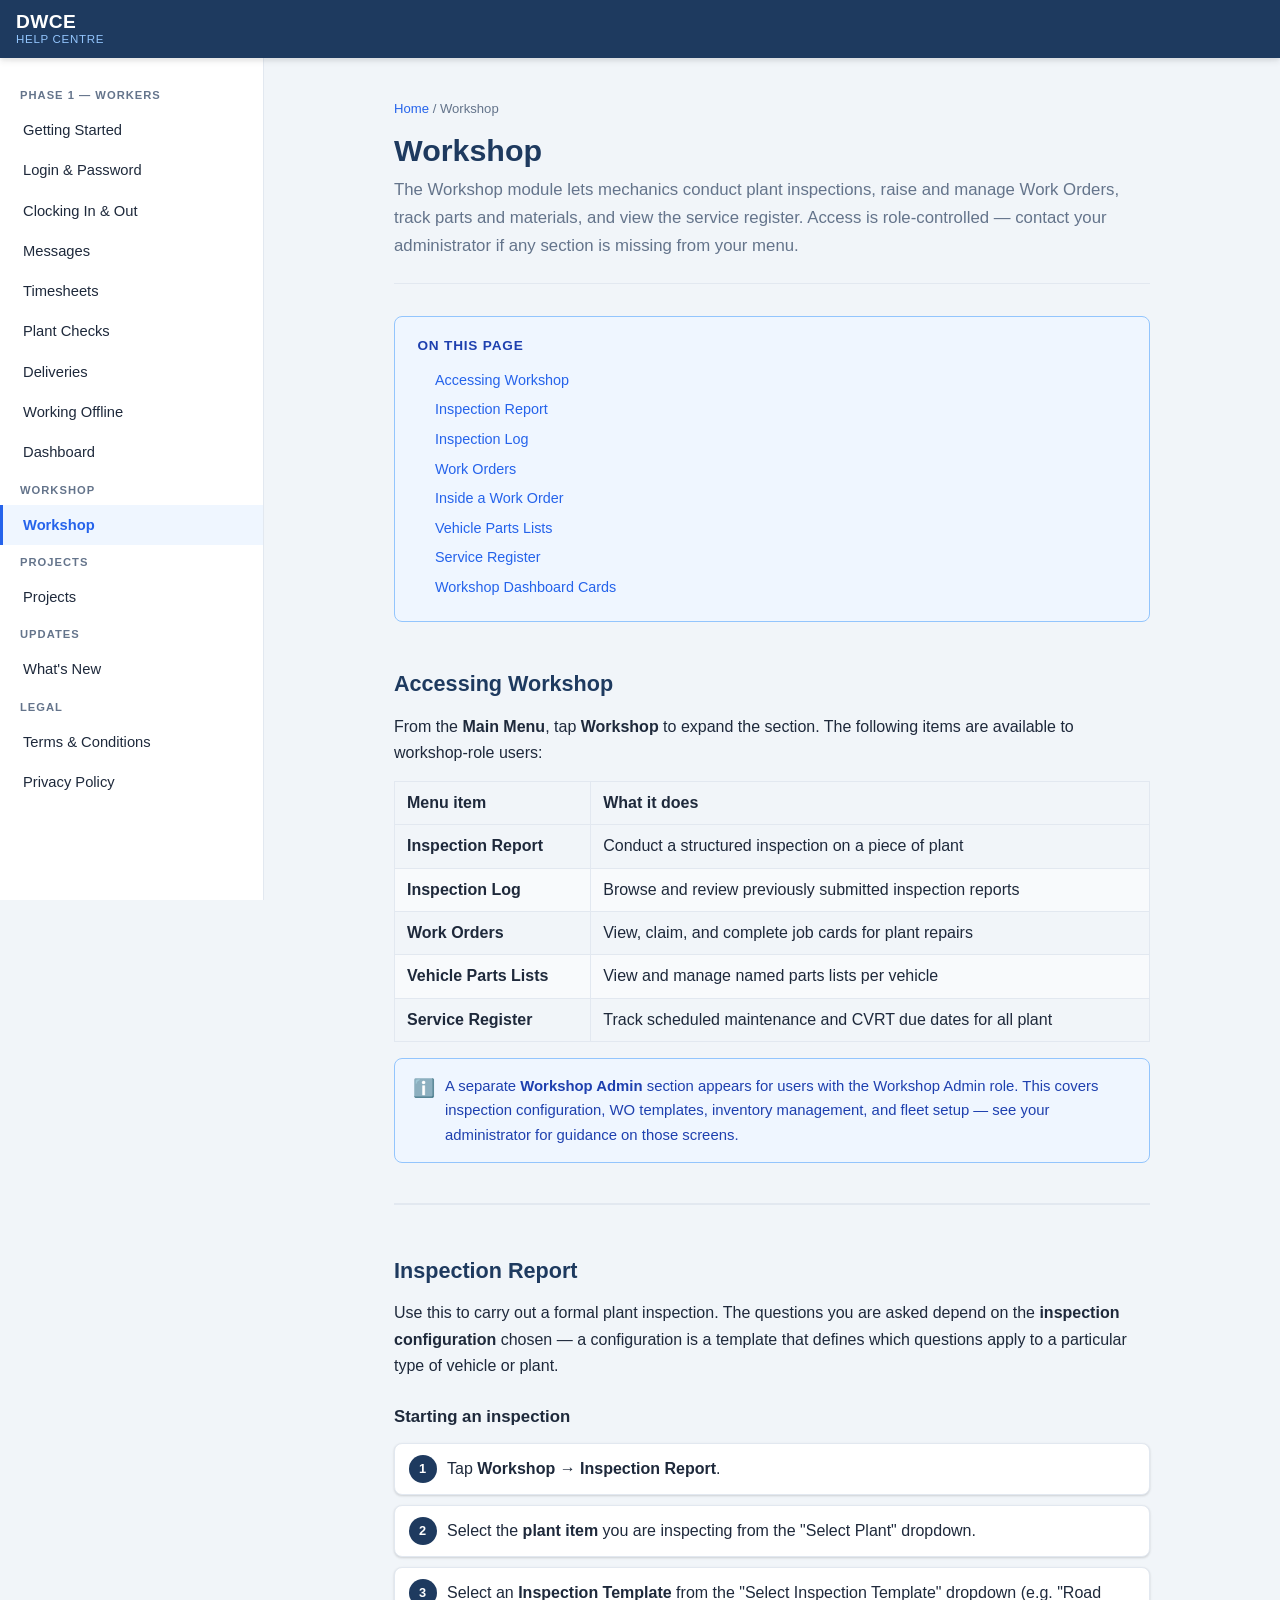
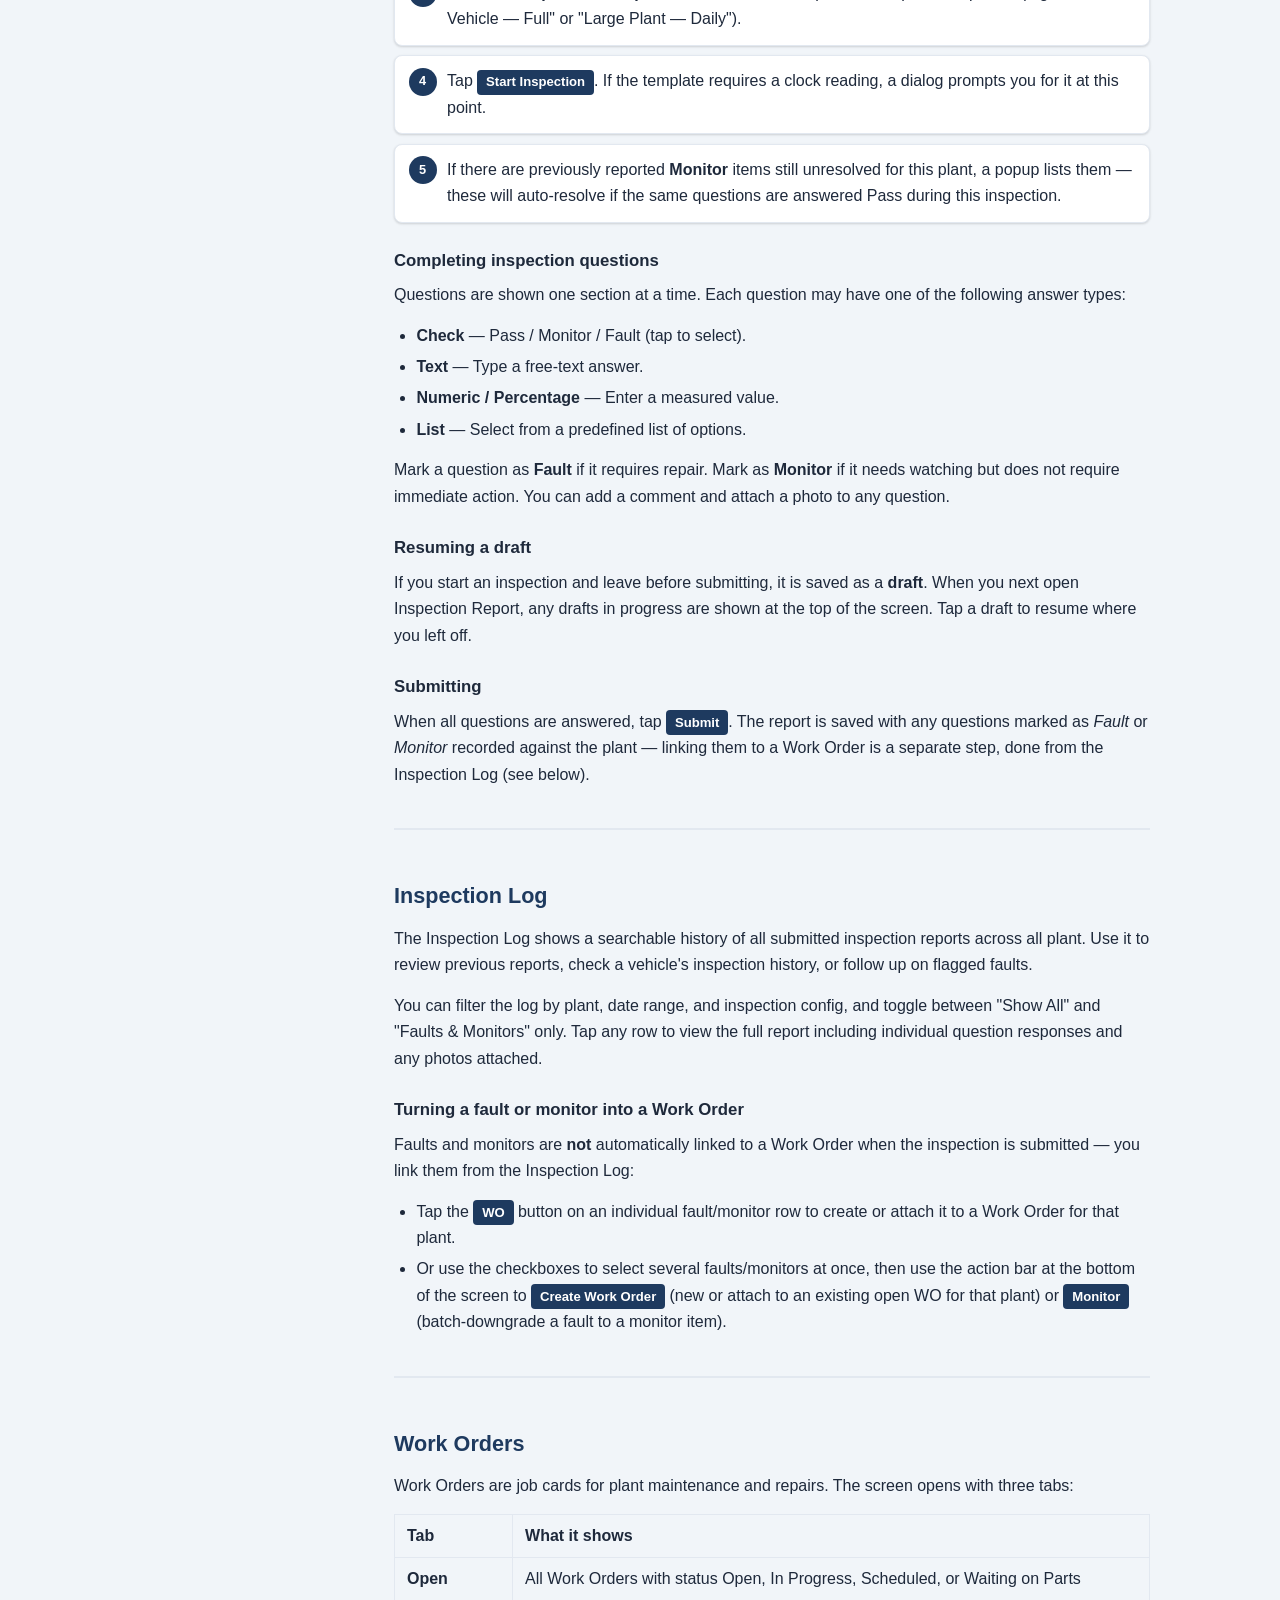
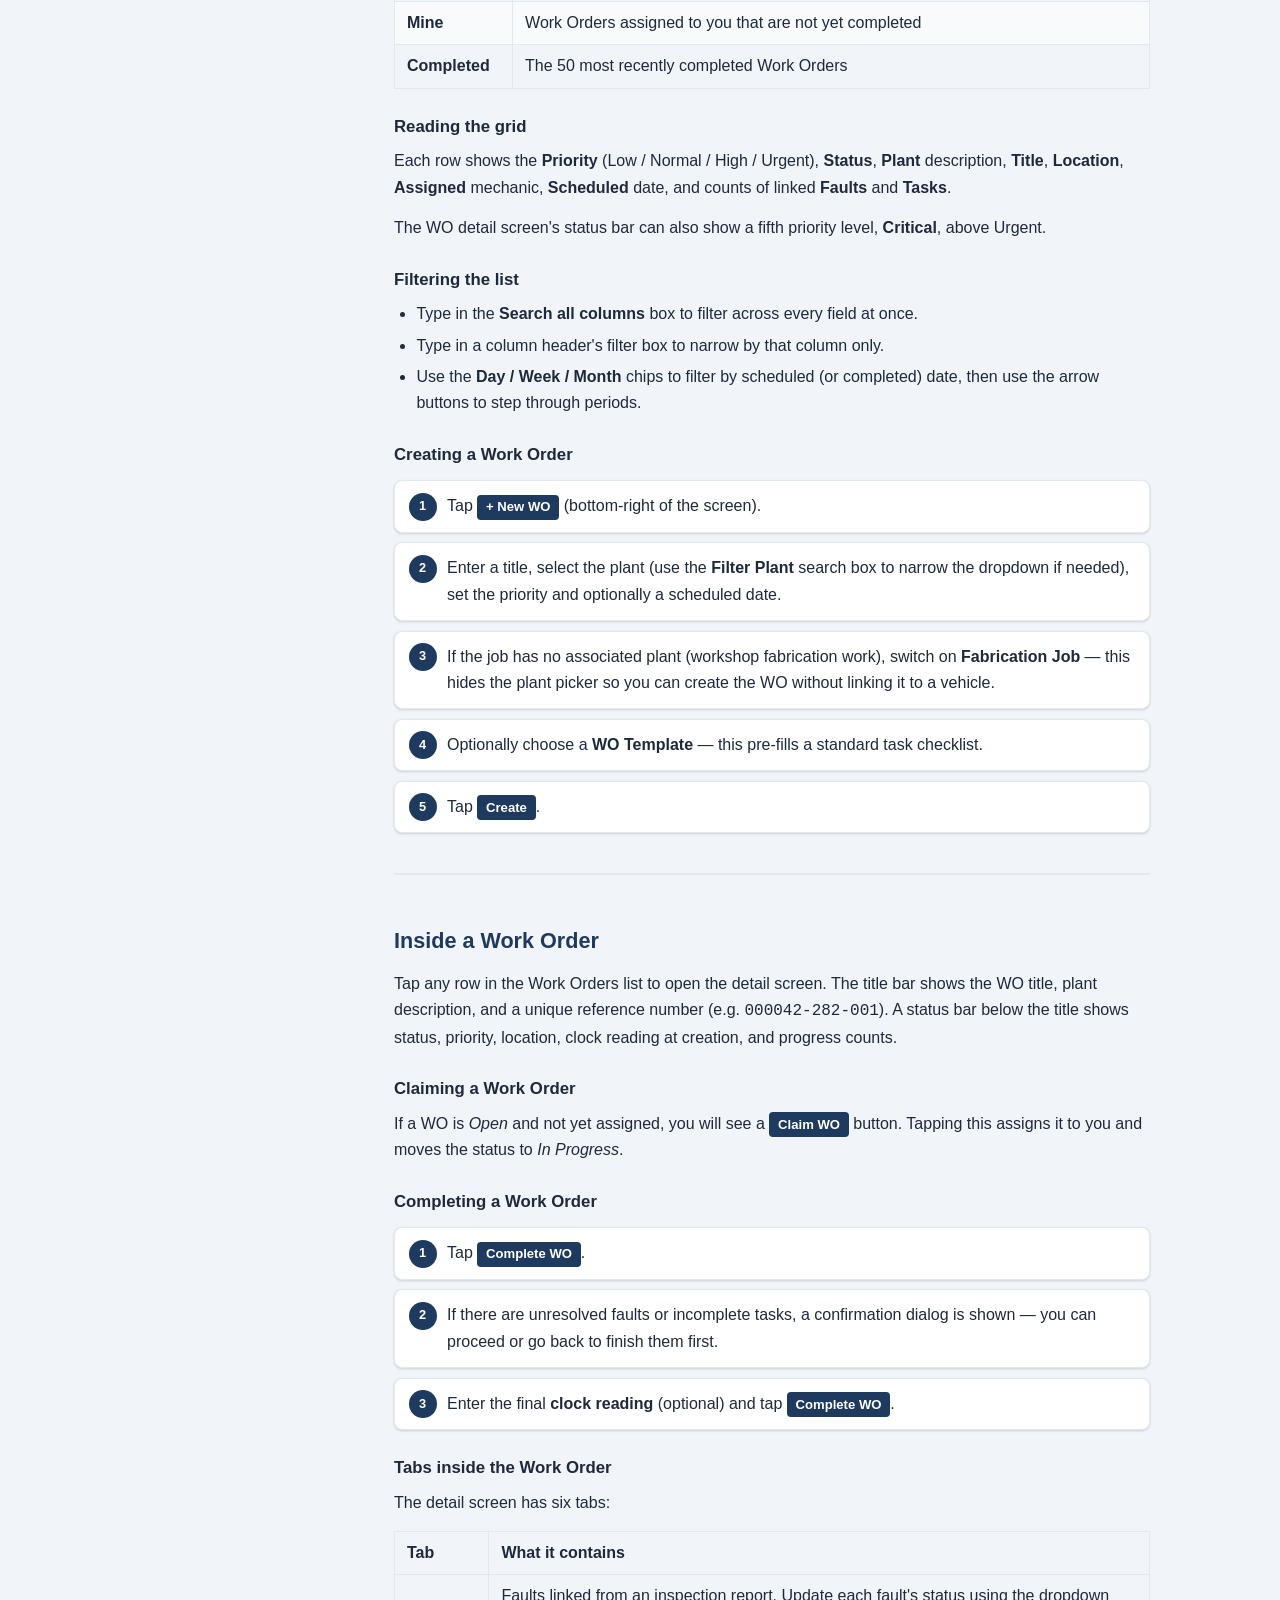
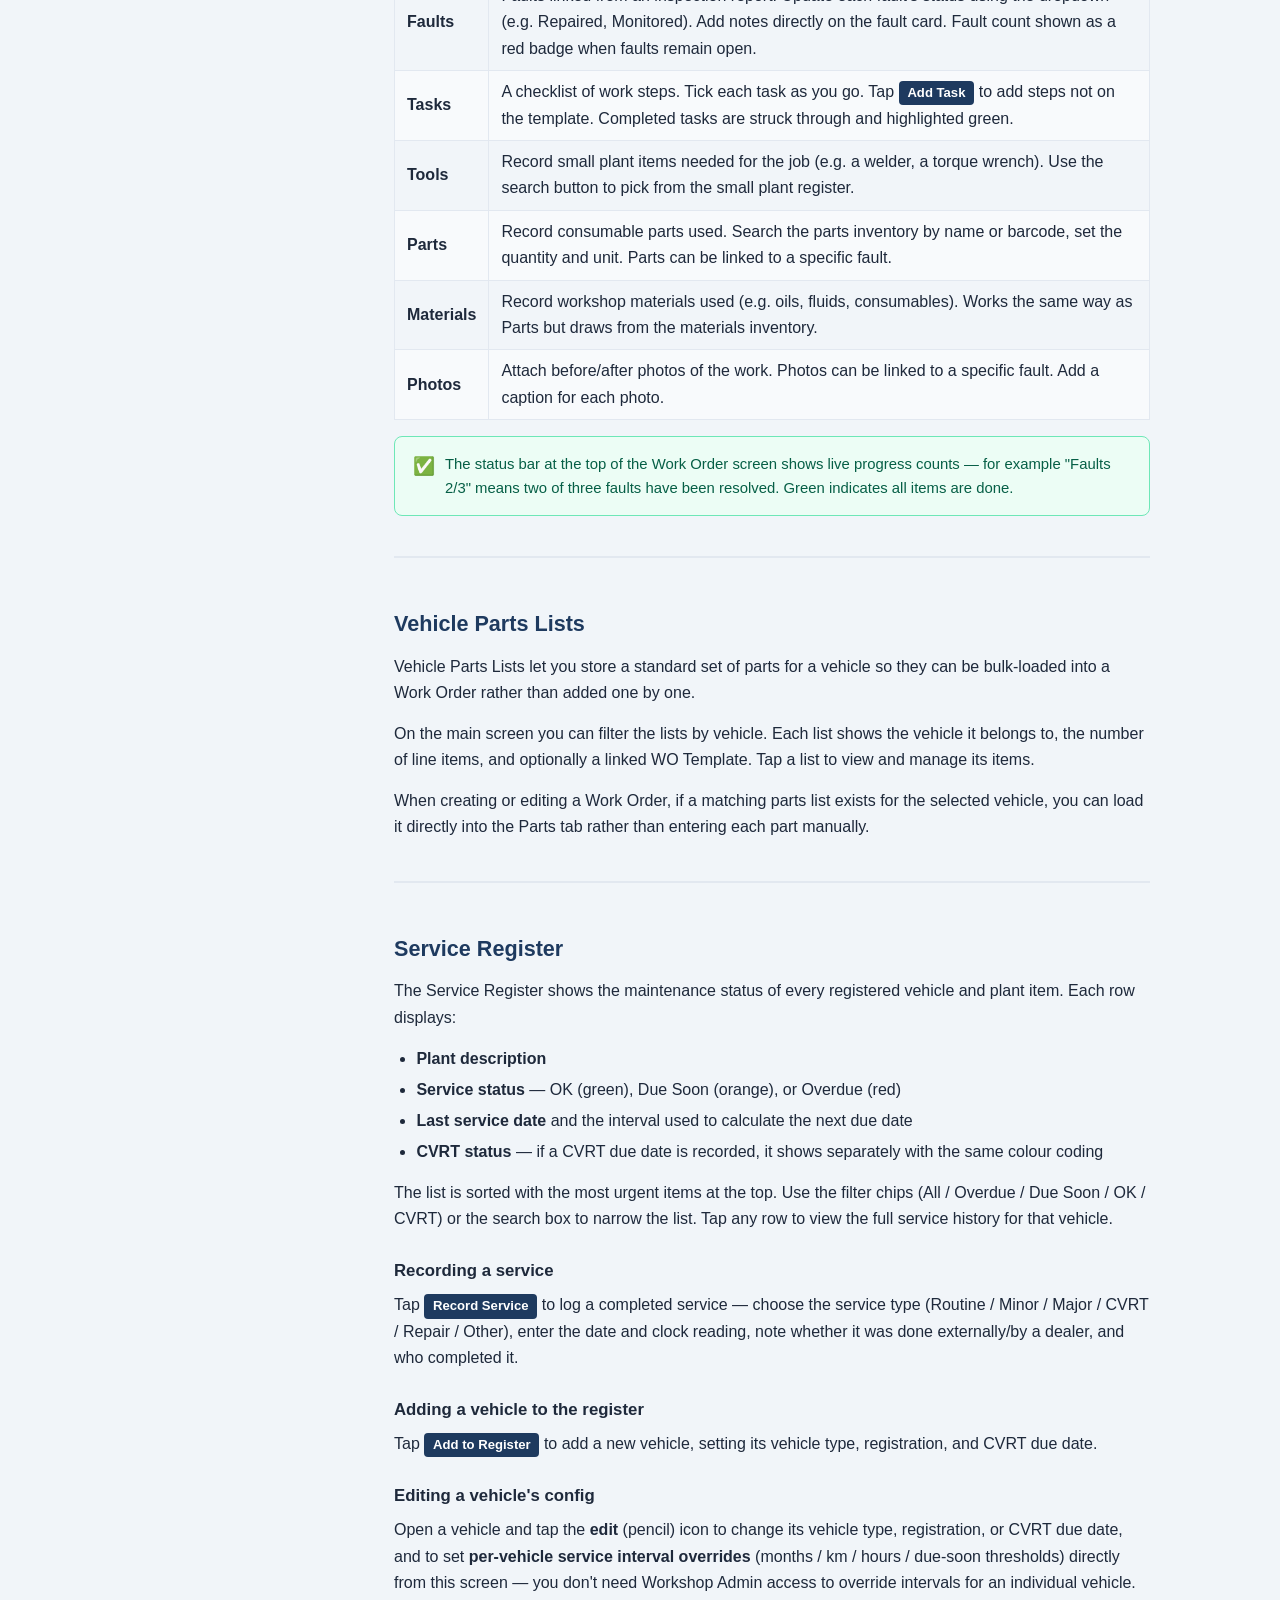
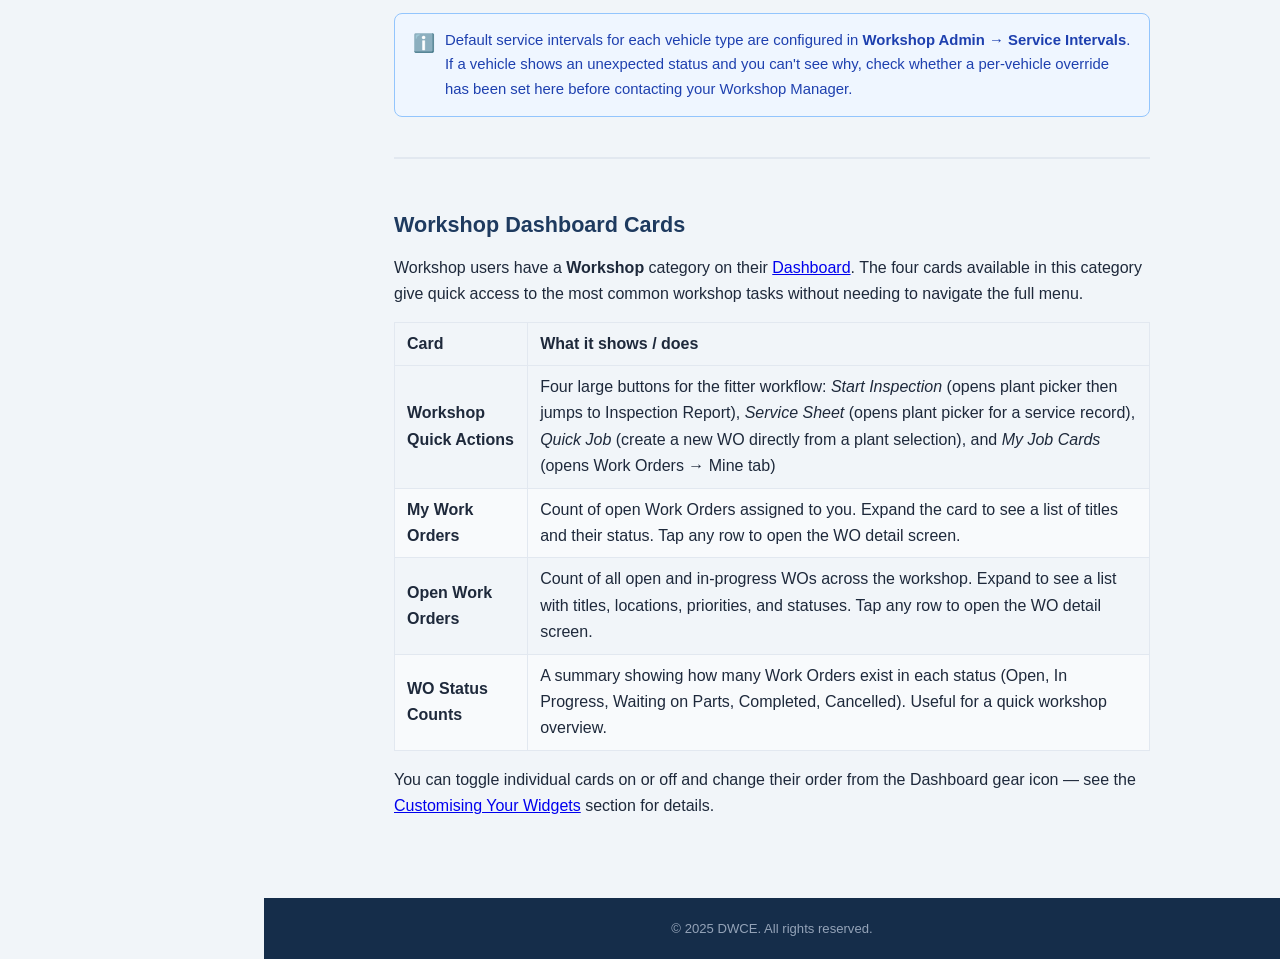
<file: workshop.html>
<!DOCTYPE html>
<html lang="en">
<head>
  <meta charset="UTF-8">
  <meta name="viewport" content="width=device-width, initial-scale=1.0">
  <title>Workshop | DWCE Help Centre</title>
  <link rel="stylesheet" href="style.css">
</head>
<body>

<header class="site-header">
  <div class="header-inner">
    <button class="menu-toggle" id="menuToggle" aria-label="Toggle navigation">
      <span></span><span></span><span></span>
    </button>
    <a href="index.html" class="logo">
      <span class="logo-text">DWCE</span>
      <span class="logo-sub">Help Centre</span>
    </a>
  </div>
</header>

<div class="sidebar-overlay" id="sidebarOverlay"></div>

<nav class="sidebar" id="sidebar">
  <div class="nav-label">Phase 1 — Workers</div>
  <a href="getting-started.html" class="nav-link">Getting Started</a>
  <a href="login.html"           class="nav-link">Login &amp; Password</a>
  <a href="clocking.html"        class="nav-link">Clocking In &amp; Out</a>
  <a href="messages.html"        class="nav-link">Messages</a>
  <a href="timesheets.html"      class="nav-link">Timesheets</a>
  <a href="plant-checks.html"    class="nav-link">Plant Checks</a>
  <a href="deliveries.html"      class="nav-link">Deliveries</a>
  <a href="offline.html"         class="nav-link">Working Offline</a>
  <a href="dashboard.html"       class="nav-link">Dashboard</a>
  <div class="nav-label">Workshop</div>
  <a href="workshop.html"        class="nav-link">Workshop</a>
  <div class="nav-label">Projects</div>
  <a href="projects.html"        class="nav-link">Projects</a>
  <div class="nav-label">Updates</div>
  <a href="whats-new.html"       class="nav-link">What's New</a>
  <div class="nav-label">Legal</div>
  <a href="terms.html"           class="nav-link">Terms &amp; Conditions</a>
  <a href="privacy.html"         class="nav-link">Privacy Policy</a>
</nav>

<main class="content">
  <div class="content-inner">

    <div class="breadcrumb"><a href="index.html">Home</a><span>Workshop</span></div>
    <h1>Workshop</h1>
    <p class="page-intro">The Workshop module lets mechanics conduct plant inspections, raise and manage Work Orders, track parts and materials, and view the service register. Access is role-controlled — contact your administrator if any section is missing from your menu.</p>

    <div class="toc">
      <div class="toc-title">On this page</div>
      <ul>
        <li><a href="#access">Accessing Workshop</a></li>
        <li><a href="#inspection-report">Inspection Report</a></li>
        <li><a href="#inspection-log">Inspection Log</a></li>
        <li><a href="#work-orders">Work Orders</a></li>
        <li><a href="#work-order-detail">Inside a Work Order</a></li>
        <li><a href="#vehicle-parts-lists">Vehicle Parts Lists</a></li>
        <li><a href="#service-register">Service Register</a></li>
        <li><a href="#dashboard-widgets">Workshop Dashboard Cards</a></li>
      </ul>
    </div>

    <!-- ── ACCESS ─────────────────────────────────────────────────────────── -->
    <h2 id="access">Accessing Workshop</h2>

    <p>
      From the <strong>Main Menu</strong>, tap <strong>Workshop</strong> to expand the section. The
      following items are available to workshop-role users:
    </p>

    <table style="width:100%;border-collapse:collapse;margin-bottom:1rem;">
      <thead>
        <tr style="background:#f1f5f9;text-align:left;">
          <th style="padding:8px 12px;border:1px solid #e2e8f0;">Menu item</th>
          <th style="padding:8px 12px;border:1px solid #e2e8f0;">What it does</th>
        </tr>
      </thead>
      <tbody>
        <tr>
          <td style="padding:8px 12px;border:1px solid #e2e8f0;"><strong>Inspection Report</strong></td>
          <td style="padding:8px 12px;border:1px solid #e2e8f0;">Conduct a structured inspection on a piece of plant</td>
        </tr>
        <tr style="background:#f8fafc;">
          <td style="padding:8px 12px;border:1px solid #e2e8f0;"><strong>Inspection Log</strong></td>
          <td style="padding:8px 12px;border:1px solid #e2e8f0;">Browse and review previously submitted inspection reports</td>
        </tr>
        <tr>
          <td style="padding:8px 12px;border:1px solid #e2e8f0;"><strong>Work Orders</strong></td>
          <td style="padding:8px 12px;border:1px solid #e2e8f0;">View, claim, and complete job cards for plant repairs</td>
        </tr>
        <tr style="background:#f8fafc;">
          <td style="padding:8px 12px;border:1px solid #e2e8f0;"><strong>Vehicle Parts Lists</strong></td>
          <td style="padding:8px 12px;border:1px solid #e2e8f0;">View and manage named parts lists per vehicle</td>
        </tr>
        <tr>
          <td style="padding:8px 12px;border:1px solid #e2e8f0;"><strong>Service Register</strong></td>
          <td style="padding:8px 12px;border:1px solid #e2e8f0;">Track scheduled maintenance and CVRT due dates for all plant</td>
        </tr>
      </tbody>
    </table>

    <div class="info">
      <span class="callout-icon">ℹ️</span>
      <div class="callout-body">
        <p>A separate <strong>Workshop Admin</strong> section appears for users with the Workshop Admin role. This covers inspection configuration, WO templates, inventory management, and fleet setup — see your administrator for guidance on those screens.</p>
      </div>
    </div>

    <hr class="section-divider">

    <!-- ── INSPECTION REPORT ─────────────────────────────────────────────── -->
    <h2 id="inspection-report">Inspection Report</h2>

    <p>
      Use this to carry out a formal plant inspection. The questions you are asked depend on the
      <strong>inspection configuration</strong> chosen — a configuration is a template that defines
      which questions apply to a particular type of vehicle or plant.
    </p>

    <h3>Starting an inspection</h3>
    <ol class="steps">
      <li>Tap <strong>Workshop → Inspection Report</strong>.</li>
      <li>Select the <strong>plant item</strong> you are inspecting from the "Select Plant" dropdown.</li>
      <li>Select an <strong>Inspection Template</strong> from the "Select Inspection Template" dropdown (e.g. "Road Vehicle — Full" or "Large Plant — Daily").</li>
      <li>Tap <span class="btn-label">Start Inspection</span>. If the template requires a clock reading, a dialog prompts you for it at this point.</li>
      <li>If there are previously reported <strong>Monitor</strong> items still unresolved for this plant, a popup lists them — these will auto-resolve if the same questions are answered Pass during this inspection.</li>
    </ol>

    <h3>Completing inspection questions</h3>
    <p>
      Questions are shown one section at a time. Each question may have one of the following
      answer types:
    </p>
    <ul>
      <li><strong>Check</strong> — Pass / Monitor / Fault (tap to select).</li>
      <li><strong>Text</strong> — Type a free-text answer.</li>
      <li><strong>Numeric / Percentage</strong> — Enter a measured value.</li>
      <li><strong>List</strong> — Select from a predefined list of options.</li>
    </ul>
    <p>
      Mark a question as <strong>Fault</strong> if it requires repair. Mark as <strong>Monitor</strong>
      if it needs watching but does not require immediate action. You can add a comment and attach
      a photo to any question.
    </p>

    <h3>Resuming a draft</h3>
    <p>
      If you start an inspection and leave before submitting, it is saved as a
      <strong>draft</strong>. When you next open Inspection Report, any drafts in progress are
      shown at the top of the screen. Tap a draft to resume where you left off.
    </p>

    <h3>Submitting</h3>
    <p>
      When all questions are answered, tap <span class="btn-label">Submit</span>. The report is
      saved with any questions marked as <em>Fault</em> or <em>Monitor</em> recorded against the
      plant — linking them to a Work Order is a separate step, done from the Inspection Log (see
      below).
    </p>

    <hr class="section-divider">

    <!-- ── INSPECTION LOG ────────────────────────────────────────────────── -->
    <h2 id="inspection-log">Inspection Log</h2>

    <p>
      The Inspection Log shows a searchable history of all submitted inspection reports across
      all plant. Use it to review previous reports, check a vehicle's inspection history, or
      follow up on flagged faults.
    </p>

    <p>You can filter the log by plant, date range, and inspection config, and toggle between "Show All" and "Faults &amp; Monitors" only. Tap any row to view the full report including individual question responses and any photos attached.</p>

    <h3>Turning a fault or monitor into a Work Order</h3>
    <p>
      Faults and monitors are <strong>not</strong> automatically linked to a Work Order when the
      inspection is submitted — you link them from the Inspection Log:
    </p>
    <ul>
      <li>Tap the <span class="btn-label">WO</span> button on an individual fault/monitor row to create or attach it to a Work Order for that plant.</li>
      <li>Or use the checkboxes to select several faults/monitors at once, then use the action bar at the bottom of the screen to <span class="btn-label">Create Work Order</span> (new or attach to an existing open WO for that plant) or <span class="btn-label">Monitor</span> (batch-downgrade a fault to a monitor item).</li>
    </ul>

    <hr class="section-divider">

    <!-- ── WORK ORDERS ───────────────────────────────────────────────────── -->
    <h2 id="work-orders">Work Orders</h2>

    <p>
      Work Orders are job cards for plant maintenance and repairs. The screen opens with three
      tabs:
    </p>

    <table style="width:100%;border-collapse:collapse;margin-bottom:1rem;">
      <thead>
        <tr style="background:#f1f5f9;text-align:left;">
          <th style="padding:8px 12px;border:1px solid #e2e8f0;">Tab</th>
          <th style="padding:8px 12px;border:1px solid #e2e8f0;">What it shows</th>
        </tr>
      </thead>
      <tbody>
        <tr>
          <td style="padding:8px 12px;border:1px solid #e2e8f0;"><strong>Open</strong></td>
          <td style="padding:8px 12px;border:1px solid #e2e8f0;">All Work Orders with status Open, In Progress, Scheduled, or Waiting on Parts</td>
        </tr>
        <tr style="background:#f8fafc;">
          <td style="padding:8px 12px;border:1px solid #e2e8f0;"><strong>Mine</strong></td>
          <td style="padding:8px 12px;border:1px solid #e2e8f0;">Work Orders assigned to you that are not yet completed</td>
        </tr>
        <tr>
          <td style="padding:8px 12px;border:1px solid #e2e8f0;"><strong>Completed</strong></td>
          <td style="padding:8px 12px;border:1px solid #e2e8f0;">The 50 most recently completed Work Orders</td>
        </tr>
      </tbody>
    </table>

    <h3>Reading the grid</h3>
    <p>
      Each row shows the <strong>Priority</strong> (Low / Normal / High / Urgent),
      <strong>Status</strong>, <strong>Plant</strong> description, <strong>Title</strong>,
      <strong>Location</strong>, <strong>Assigned</strong> mechanic,
      <strong>Scheduled</strong> date, and counts of linked <strong>Faults</strong> and
      <strong>Tasks</strong>.
    </p>
    <p>The WO detail screen's status bar can also show a fifth priority level, <strong>Critical</strong>, above Urgent.</p>

    <h3>Filtering the list</h3>
    <ul>
      <li>Type in the <strong>Search all columns</strong> box to filter across every field at once.</li>
      <li>Type in a column header's filter box to narrow by that column only.</li>
      <li>Use the <strong>Day / Week / Month</strong> chips to filter by scheduled (or completed) date, then use the arrow buttons to step through periods.</li>
    </ul>

    <h3>Creating a Work Order</h3>
    <ol class="steps">
      <li>Tap <span class="btn-label">+ New WO</span> (bottom-right of the screen).</li>
      <li>Enter a title, select the plant (use the <strong>Filter Plant</strong> search box to narrow the dropdown if needed), set the priority and optionally a scheduled date.</li>
      <li>If the job has no associated plant (workshop fabrication work), switch on <strong>Fabrication Job</strong> — this hides the plant picker so you can create the WO without linking it to a vehicle.</li>
      <li>Optionally choose a <strong>WO Template</strong> — this pre-fills a standard task checklist.</li>
      <li>Tap <span class="btn-label">Create</span>.</li>
    </ol>

    <hr class="section-divider">

    <!-- ── WORK ORDER DETAIL ──────────────────────────────────────────────── -->
    <h2 id="work-order-detail">Inside a Work Order</h2>

    <p>
      Tap any row in the Work Orders list to open the detail screen. The title bar shows the
      WO title, plant description, and a unique reference number (e.g.
      <code>000042-282-001</code>). A status bar below the title shows
      status, priority, location, clock reading at creation, and progress counts.
    </p>

    <h3>Claiming a Work Order</h3>
    <p>
      If a WO is <em>Open</em> and not yet assigned, you will see a
      <span class="btn-label">Claim WO</span> button. Tapping this assigns it to you and moves the
      status to <em>In Progress</em>.
    </p>

    <h3>Completing a Work Order</h3>
    <ol class="steps">
      <li>Tap <span class="btn-label">Complete WO</span>.</li>
      <li>If there are unresolved faults or incomplete tasks, a confirmation dialog is shown — you can proceed or go back to finish them first.</li>
      <li>Enter the final <strong>clock reading</strong> (optional) and tap <span class="btn-label">Complete WO</span>.</li>
    </ol>

    <h3>Tabs inside the Work Order</h3>

    <p>The detail screen has six tabs:</p>

    <table style="width:100%;border-collapse:collapse;margin-bottom:1rem;">
      <thead>
        <tr style="background:#f1f5f9;text-align:left;">
          <th style="padding:8px 12px;border:1px solid #e2e8f0;">Tab</th>
          <th style="padding:8px 12px;border:1px solid #e2e8f0;">What it contains</th>
        </tr>
      </thead>
      <tbody>
        <tr>
          <td style="padding:8px 12px;border:1px solid #e2e8f0;"><strong>Faults</strong></td>
          <td style="padding:8px 12px;border:1px solid #e2e8f0;">Faults linked from an inspection report. Update each fault's status using the dropdown (e.g. Repaired, Monitored). Add notes directly on the fault card. Fault count shown as a red badge when faults remain open.</td>
        </tr>
        <tr style="background:#f8fafc;">
          <td style="padding:8px 12px;border:1px solid #e2e8f0;"><strong>Tasks</strong></td>
          <td style="padding:8px 12px;border:1px solid #e2e8f0;">A checklist of work steps. Tick each task as you go. Tap <span class="btn-label">Add Task</span> to add steps not on the template. Completed tasks are struck through and highlighted green.</td>
        </tr>
        <tr>
          <td style="padding:8px 12px;border:1px solid #e2e8f0;"><strong>Tools</strong></td>
          <td style="padding:8px 12px;border:1px solid #e2e8f0;">Record small plant items needed for the job (e.g. a welder, a torque wrench). Use the search button to pick from the small plant register.</td>
        </tr>
        <tr style="background:#f8fafc;">
          <td style="padding:8px 12px;border:1px solid #e2e8f0;"><strong>Parts</strong></td>
          <td style="padding:8px 12px;border:1px solid #e2e8f0;">Record consumable parts used. Search the parts inventory by name or barcode, set the quantity and unit. Parts can be linked to a specific fault.</td>
        </tr>
        <tr>
          <td style="padding:8px 12px;border:1px solid #e2e8f0;"><strong>Materials</strong></td>
          <td style="padding:8px 12px;border:1px solid #e2e8f0;">Record workshop materials used (e.g. oils, fluids, consumables). Works the same way as Parts but draws from the materials inventory.</td>
        </tr>
        <tr style="background:#f8fafc;">
          <td style="padding:8px 12px;border:1px solid #e2e8f0;"><strong>Photos</strong></td>
          <td style="padding:8px 12px;border:1px solid #e2e8f0;">Attach before/after photos of the work. Photos can be linked to a specific fault. Add a caption for each photo.</td>
        </tr>
      </tbody>
    </table>

    <div class="tip">
      <span class="callout-icon">✅</span>
      <div class="callout-body">
        <p>The status bar at the top of the Work Order screen shows live progress counts — for example "Faults 2/3" means two of three faults have been resolved. Green indicates all items are done.</p>
      </div>
    </div>

    <hr class="section-divider">

    <!-- ── VEHICLE PARTS LISTS ───────────────────────────────────────────── -->
    <h2 id="vehicle-parts-lists">Vehicle Parts Lists</h2>

    <p>
      Vehicle Parts Lists let you store a standard set of parts for a vehicle so they can be
      bulk-loaded into a Work Order rather than added one by one.
    </p>

    <p>
      On the main screen you can filter the lists by vehicle. Each list shows the vehicle it
      belongs to, the number of line items, and optionally a linked WO Template. Tap a list to
      view and manage its items.
    </p>

    <p>
      When creating or editing a Work Order, if a matching parts list exists for the selected
      vehicle, you can load it directly into the Parts tab rather than entering each part manually.
    </p>

    <hr class="section-divider">

    <!-- ── SERVICE REGISTER ──────────────────────────────────────────────── -->
    <h2 id="service-register">Service Register</h2>

    <p>
      The Service Register shows the maintenance status of every registered vehicle and plant
      item. Each row displays:
    </p>
    <ul>
      <li><strong>Plant description</strong></li>
      <li><strong>Service status</strong> — OK (green), Due Soon (orange), or Overdue (red)</li>
      <li><strong>Last service date</strong> and the interval used to calculate the next due date</li>
      <li><strong>CVRT status</strong> — if a CVRT due date is recorded, it shows separately with the same colour coding</li>
    </ul>

    <p>
      The list is sorted with the most urgent items at the top. Use the filter chips
      (All / Overdue / Due Soon / OK / CVRT) or the search box to narrow the list. Tap any row to
      view the full service history for that vehicle.
    </p>

    <h3>Recording a service</h3>
    <p>
      Tap <span class="btn-label">Record Service</span> to log a completed service — choose the
      service type (Routine / Minor / Major / CVRT / Repair / Other), enter the date and clock
      reading, note whether it was done externally/by a dealer, and who completed it.
    </p>

    <h3>Adding a vehicle to the register</h3>
    <p>
      Tap <span class="btn-label">Add to Register</span> to add a new vehicle, setting its
      vehicle type, registration, and CVRT due date.
    </p>

    <h3>Editing a vehicle's config</h3>
    <p>
      Open a vehicle and tap the <strong>edit</strong> (pencil) icon to change its vehicle type,
      registration, or CVRT due date, and to set <strong>per-vehicle service interval
      overrides</strong> (months / km / hours / due-soon thresholds) directly from this screen —
      you don't need Workshop Admin access to override intervals for an individual vehicle.
    </p>

    <div class="info">
      <span class="callout-icon">ℹ️</span>
      <div class="callout-body">
        <p>Default service intervals for each vehicle type are configured in <strong>Workshop Admin → Service Intervals</strong>. If a vehicle shows an unexpected status and you can't see why, check whether a per-vehicle override has been set here before contacting your Workshop Manager.</p>
      </div>
    </div>

    <hr class="section-divider">

    <!-- ── DASHBOARD WIDGETS ─────────────────────────────────────────────── -->
    <h2 id="dashboard-widgets">Workshop Dashboard Cards</h2>

    <p>
      Workshop users have a <strong>Workshop</strong> category on their
      <a href="dashboard.html">Dashboard</a>. The four cards available in this category give
      quick access to the most common workshop tasks without needing to navigate the full menu.
    </p>

    <table style="width:100%;border-collapse:collapse;margin-bottom:1rem;">
      <thead>
        <tr style="background:#f1f5f9;text-align:left;">
          <th style="padding:8px 12px;border:1px solid #e2e8f0;">Card</th>
          <th style="padding:8px 12px;border:1px solid #e2e8f0;">What it shows / does</th>
        </tr>
      </thead>
      <tbody>
        <tr>
          <td style="padding:8px 12px;border:1px solid #e2e8f0;"><strong>Workshop Quick Actions</strong></td>
          <td style="padding:8px 12px;border:1px solid #e2e8f0;">Four large buttons for the fitter workflow: <em>Start Inspection</em> (opens plant picker then jumps to Inspection Report), <em>Service Sheet</em> (opens plant picker for a service record), <em>Quick Job</em> (create a new WO directly from a plant selection), and <em>My Job Cards</em> (opens Work Orders → Mine tab)</td>
        </tr>
        <tr style="background:#f8fafc;">
          <td style="padding:8px 12px;border:1px solid #e2e8f0;"><strong>My Work Orders</strong></td>
          <td style="padding:8px 12px;border:1px solid #e2e8f0;">Count of open Work Orders assigned to you. Expand the card to see a list of titles and their status. Tap any row to open the WO detail screen.</td>
        </tr>
        <tr>
          <td style="padding:8px 12px;border:1px solid #e2e8f0;"><strong>Open Work Orders</strong></td>
          <td style="padding:8px 12px;border:1px solid #e2e8f0;">Count of all open and in-progress WOs across the workshop. Expand to see a list with titles, locations, priorities, and statuses. Tap any row to open the WO detail screen.</td>
        </tr>
        <tr style="background:#f8fafc;">
          <td style="padding:8px 12px;border:1px solid #e2e8f0;"><strong>WO Status Counts</strong></td>
          <td style="padding:8px 12px;border:1px solid #e2e8f0;">A summary showing how many Work Orders exist in each status (Open, In Progress, Waiting on Parts, Completed, Cancelled). Useful for a quick workshop overview.</td>
        </tr>
      </tbody>
    </table>

    <p>
      You can toggle individual cards on or off and change their order from the Dashboard gear
      icon — see the <a href="dashboard.html#widgets">Customising Your Widgets</a> section for
      details.
    </p>

  </div>
</main>

<footer class="site-footer">
  &copy; 2025 DWCE. All rights reserved.
</footer>

<script src="nav.js"></script>
</body>
</html>
</file>
<file: style.css>
/* ================================================================
   DWCE Help Centre — Main Stylesheet
   Phase 1: Construction Worker
   ================================================================ */

:root {
  --primary:        #1e3a5f;
  --primary-dark:   #152d4a;
  --primary-light:  #2563eb;
  --accent:         #f59e0b;
  --success-bg:     #ecfdf5;
  --success-border: #6ee7b7;
  --success-text:   #065f46;
  --warn-bg:        #fffbeb;
  --warn-border:    #fcd34d;
  --warn-text:      #92400e;
  --info-bg:        #eff6ff;
  --info-border:    #93c5fd;
  --info-text:      #1e40af;
  --bg:             #f1f5f9;
  --bg-white:       #ffffff;
  --text:           #1e293b;
  --text-muted:     #64748b;
  --border:         #e2e8f0;
  --nav-width:      264px;
  --header-h:       58px;
  --radius:         8px;
  --shadow:         0 1px 3px rgba(0,0,0,.10), 0 1px 2px rgba(0,0,0,.06);
  --shadow-md:      0 4px 6px rgba(0,0,0,.07), 0 2px 4px rgba(0,0,0,.05);
}

*, *::before, *::after { box-sizing: border-box; margin: 0; padding: 0; }

html { scroll-behavior: smooth; }

body {
  font-family: -apple-system, BlinkMacSystemFont, 'Segoe UI', Roboto,
               'Helvetica Neue', Arial, sans-serif;
  background: var(--bg);
  color: var(--text);
  line-height: 1.65;
  font-size: 16px;
}

/* ── Header ─────────────────────────────────────────────────────── */
.site-header {
  position: fixed; top: 0; left: 0; right: 0; z-index: 100;
  height: var(--header-h);
  background: var(--primary);
  box-shadow: var(--shadow-md);
  display: flex; align-items: center; padding: 0 1rem;
}

.header-inner {
  display: flex; align-items: center; gap: .875rem; width: 100%;
}

.logo { text-decoration: none; display: flex; flex-direction: column; line-height: 1.15; }
.logo-text { color: #fff; font-size: 1.2rem; font-weight: 700; letter-spacing: .02em; }
.logo-sub  { color: #93c5fd; font-size: .72rem; font-weight: 500; letter-spacing: .06em; text-transform: uppercase; }

.menu-toggle {
  display: none; flex-direction: column; justify-content: center;
  gap: 5px; background: none; border: none; cursor: pointer;
  padding: 4px; flex-shrink: 0;
}
.menu-toggle span {
  display: block; width: 22px; height: 2px;
  background: #fff; border-radius: 2px; transition: all .25s;
}

/* ── Sidebar ─────────────────────────────────────────────────────── */
.sidebar {
  position: fixed; top: var(--header-h); left: 0; bottom: 0;
  width: var(--nav-width);
  background: var(--bg-white);
  border-right: 1px solid var(--border);
  overflow-y: auto;
  padding: 1.25rem 0 2rem;
  transition: transform .28s ease;
}

.nav-label {
  font-size: .7rem; font-weight: 700; letter-spacing: .09em;
  text-transform: uppercase; color: var(--text-muted);
  padding: .5rem 1.25rem .35rem;
}

.nav-link {
  display: block; padding: .5rem 1.25rem;
  color: var(--text); text-decoration: none; font-size: .92rem;
  border-left: 3px solid transparent;
  transition: background .15s, border-color .15s, color .15s;
}
.nav-link:hover          { background: #f0f6ff; color: var(--primary-light); }
.nav-link.active         { background: #eff6ff; color: var(--primary-light);
                           border-left-color: var(--primary-light); font-weight: 600; }

.nav-divider { border: none; border-top: 1px solid var(--border); margin: .75rem 0; }

/* ── Main content ────────────────────────────────────────────────── */
.content {
  margin-left: var(--nav-width);
  padding-top: var(--header-h);
  min-height: 100vh;
}

.content-inner {
  max-width: 820px;
  margin: 0 auto;
  padding: 2.5rem 2rem 4rem;
}

/* ── Typography ──────────────────────────────────────────────────── */
h1 { font-size: 1.9rem; font-weight: 800; color: var(--primary); margin-bottom: .5rem; line-height: 1.2; }
h2 { font-size: 1.35rem; font-weight: 700; color: var(--primary); margin: 2.25rem 0 .75rem; padding-top: .5rem; }
h3 { font-size: 1.05rem; font-weight: 700; color: var(--text); margin: 1.5rem 0 .5rem; }
h4 { font-size: .95rem; font-weight: 600; color: var(--text); margin: 1rem 0 .35rem; }

p  { margin-bottom: .9rem; }
ul, ol { margin: .5rem 0 .9rem 1.4rem; }
li { margin-bottom: .3rem; }

strong { font-weight: 700; }

.page-intro { font-size: 1.05rem; color: var(--text-muted); margin-bottom: 2rem; border-bottom: 1px solid var(--border); padding-bottom: 1.5rem; }

/* ── Table of Contents ───────────────────────────────────────────── */
.toc {
  background: var(--info-bg); border: 1px solid var(--info-border);
  border-radius: var(--radius); padding: 1.1rem 1.4rem;
  margin-bottom: 2rem;
}
.toc-title { font-weight: 700; font-size: .85rem; text-transform: uppercase;
             letter-spacing: .06em; color: var(--info-text); margin-bottom: .6rem; }
.toc ul   { margin: 0 0 0 1.1rem; list-style: none; }
.toc li   { margin-bottom: .2rem; }
.toc a    { color: var(--primary-light); text-decoration: none; font-size: .9rem; }
.toc a:hover { text-decoration: underline; }
.toc > ul > li > ul { margin-top: .2rem; }

/* ── Steps ───────────────────────────────────────────────────────── */
.steps { counter-reset: step; list-style: none; margin: .75rem 0 1.25rem 0; }
.steps li {
  position: relative; padding: .75rem 1rem .75rem 3.25rem;
  margin-bottom: .6rem;
  background: var(--bg-white); border: 1px solid var(--border);
  border-radius: var(--radius); box-shadow: var(--shadow);
  counter-increment: step;
}
.steps li::before {
  content: counter(step);
  position: absolute; left: .85rem; top: .7rem;
  width: 1.75rem; height: 1.75rem;
  background: var(--primary); color: #fff;
  border-radius: 50%; display: flex; align-items: center; justify-content: center;
  font-size: .8rem; font-weight: 700; line-height: 1;
}

/* ── Callout boxes ───────────────────────────────────────────────── */
.tip, .warning, .info, .note {
  border-radius: var(--radius); padding: .9rem 1.1rem;
  margin: 1rem 0; font-size: .93rem;
  display: flex; gap: .65rem; align-items: flex-start;
}
.tip     { background: var(--success-bg); border: 1px solid var(--success-border); color: var(--success-text); }
.warning { background: var(--warn-bg);    border: 1px solid var(--warn-border);    color: var(--warn-text); }
.info    { background: var(--info-bg);    border: 1px solid var(--info-border);    color: var(--info-text); }
.note    { background: #faf5ff;           border: 1px solid #d8b4fe;               color: #6b21a8; }

.callout-icon { font-size: 1.1rem; flex-shrink: 0; margin-top: .05rem; }
.callout-body { flex: 1; }
.callout-body p:last-child { margin-bottom: 0; }

/* ── Cards (home page) ───────────────────────────────────────────── */
.card-grid {
  display: grid;
  grid-template-columns: repeat(auto-fill, minmax(220px, 1fr));
  gap: 1rem; margin: 1.5rem 0;
}
.card {
  background: var(--bg-white); border: 1px solid var(--border);
  border-radius: var(--radius); padding: 1.25rem 1.1rem;
  text-decoration: none; color: var(--text);
  transition: box-shadow .2s, transform .2s, border-color .2s;
  display: flex; flex-direction: column; gap: .4rem;
  box-shadow: var(--shadow);
}
.card:hover { box-shadow: var(--shadow-md); transform: translateY(-2px); border-color: var(--primary-light); }
.card-icon  { font-size: 1.6rem; }
.card-title { font-weight: 700; color: var(--primary); font-size: 1rem; }
.card-desc  { font-size: .85rem; color: var(--text-muted); }

/* ── Section anchors — offset for fixed header ───────────────────── */
[id] { scroll-margin-top: calc(var(--header-h) + 1rem); }

/* ── Divider between major sections ─────────────────────────────── */
.section-divider { border: none; border-top: 2px solid var(--border); margin: 2.5rem 0; }

/* ── Button-label highlight ──────────────────────────────────────── */
.btn-label {
  display: inline-block; background: var(--primary); color: #fff;
  border-radius: 4px; padding: .1rem .55rem; font-size: .82rem;
  font-weight: 600; vertical-align: middle;
}
.btn-label.secondary { background: #64748b; }

/* ── Key term ────────────────────────────────────────────────────── */
kbd {
  display: inline-block; background: #f1f5f9; border: 1px solid #cbd5e1;
  border-radius: 4px; padding: .05rem .45rem; font-size: .82rem;
  font-family: inherit; font-weight: 600;
}

/* ── Page header breadcrumb ──────────────────────────────────────── */
.breadcrumb { font-size: .82rem; color: var(--text-muted); margin-bottom: .75rem; }
.breadcrumb a { color: var(--primary-light); text-decoration: none; }
.breadcrumb a:hover { text-decoration: underline; }
.breadcrumb span::before { content: ' / '; }

/* ── Footer ──────────────────────────────────────────────────────── */
.site-footer {
  margin-left: var(--nav-width);
  background: var(--primary-dark); color: #94a3b8;
  text-align: center; padding: 1.25rem 1rem; font-size: .82rem;
}

/* ── Responsive — tablet / mobile ───────────────────────────────── */
@media (max-width: 768px) {
  .menu-toggle { display: flex; }

  .sidebar {
    transform: translateX(-100%);
    z-index: 90;
    width: min(var(--nav-width), 80vw);
  }
  .sidebar.open { transform: translateX(0); }

  .content       { margin-left: 0; }
  .site-footer   { margin-left: 0; }
  .content-inner { padding: 1.5rem 1rem 3rem; }

  h1 { font-size: 1.5rem; }
  h2 { font-size: 1.15rem; }

  .card-grid { grid-template-columns: 1fr 1fr; }
}

@media (max-width: 480px) {
  .card-grid { grid-template-columns: 1fr; }
}

/* ── Overlay (mobile sidebar) ────────────────────────────────────── */
.sidebar-overlay {
  display: none; position: fixed; inset: 0; z-index: 80;
  background: rgba(0,0,0,.4);
}
.sidebar-overlay.show { display: block; }
</file>
